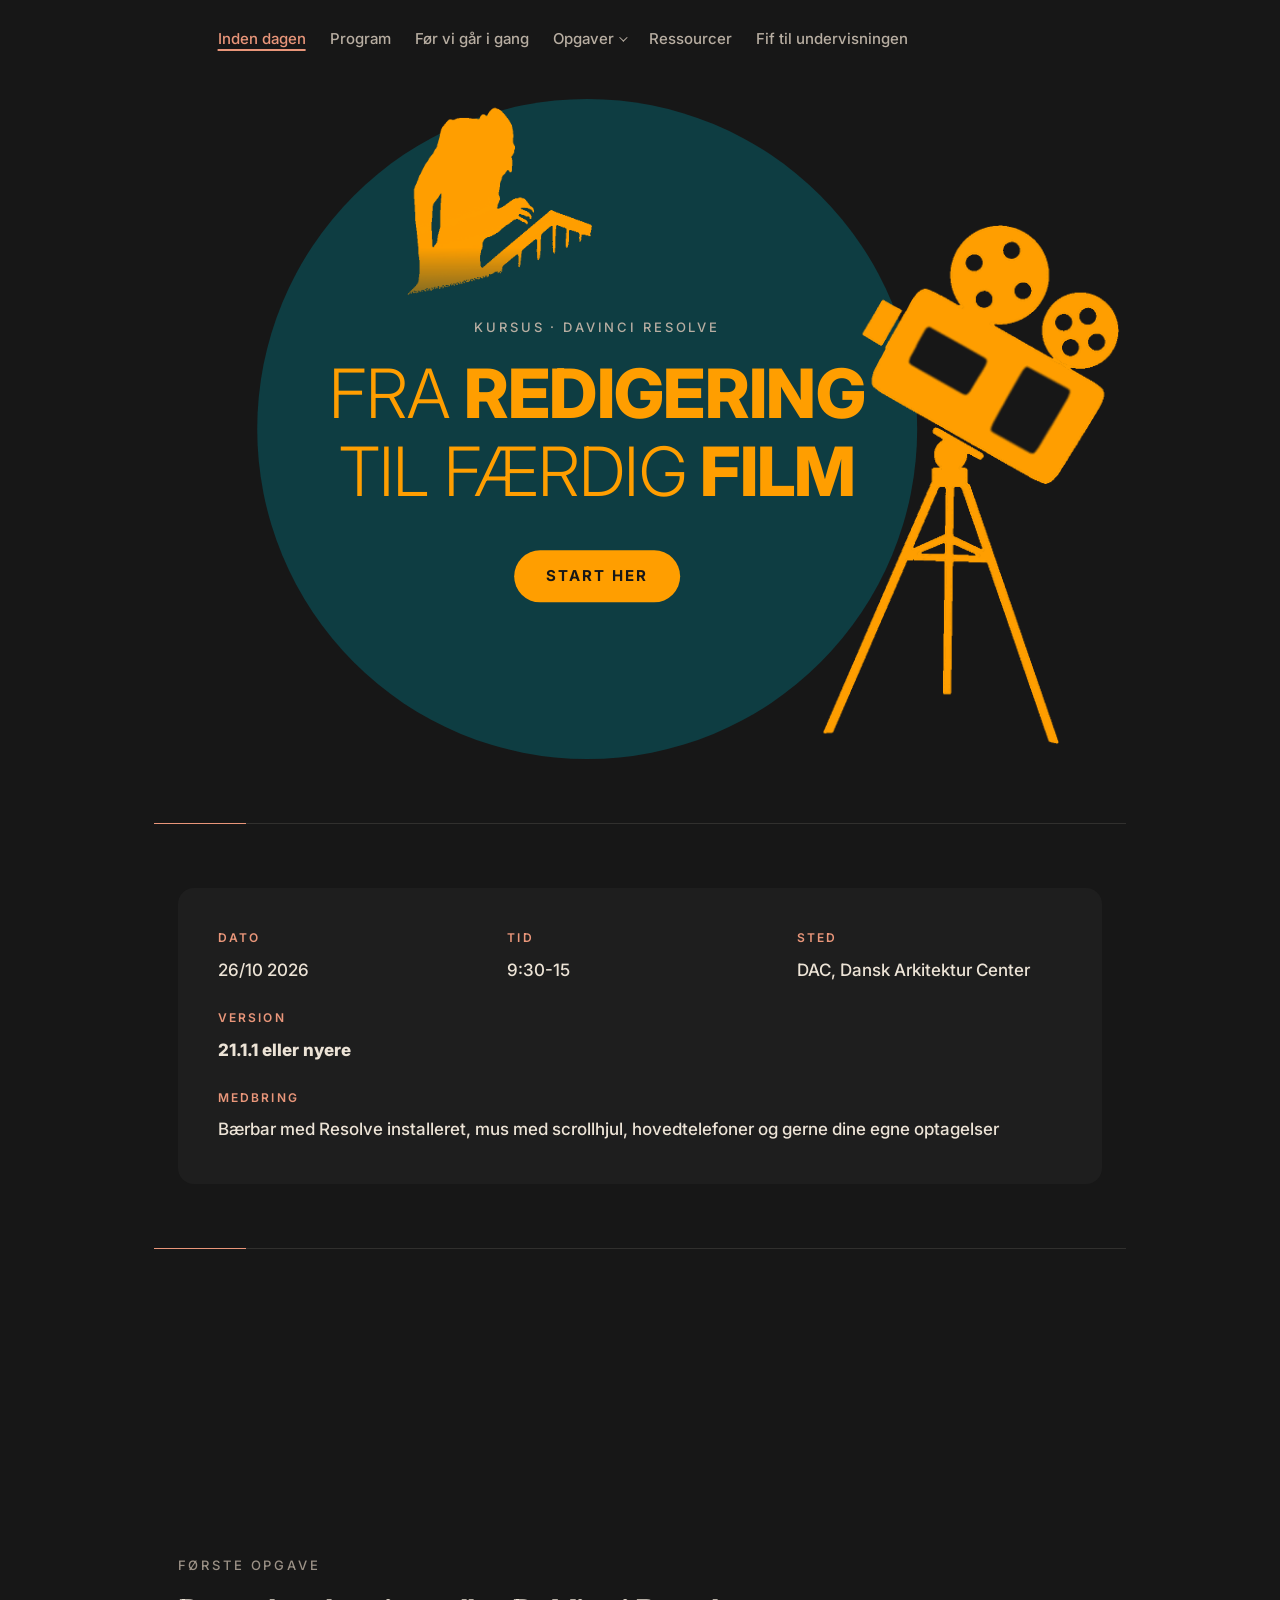
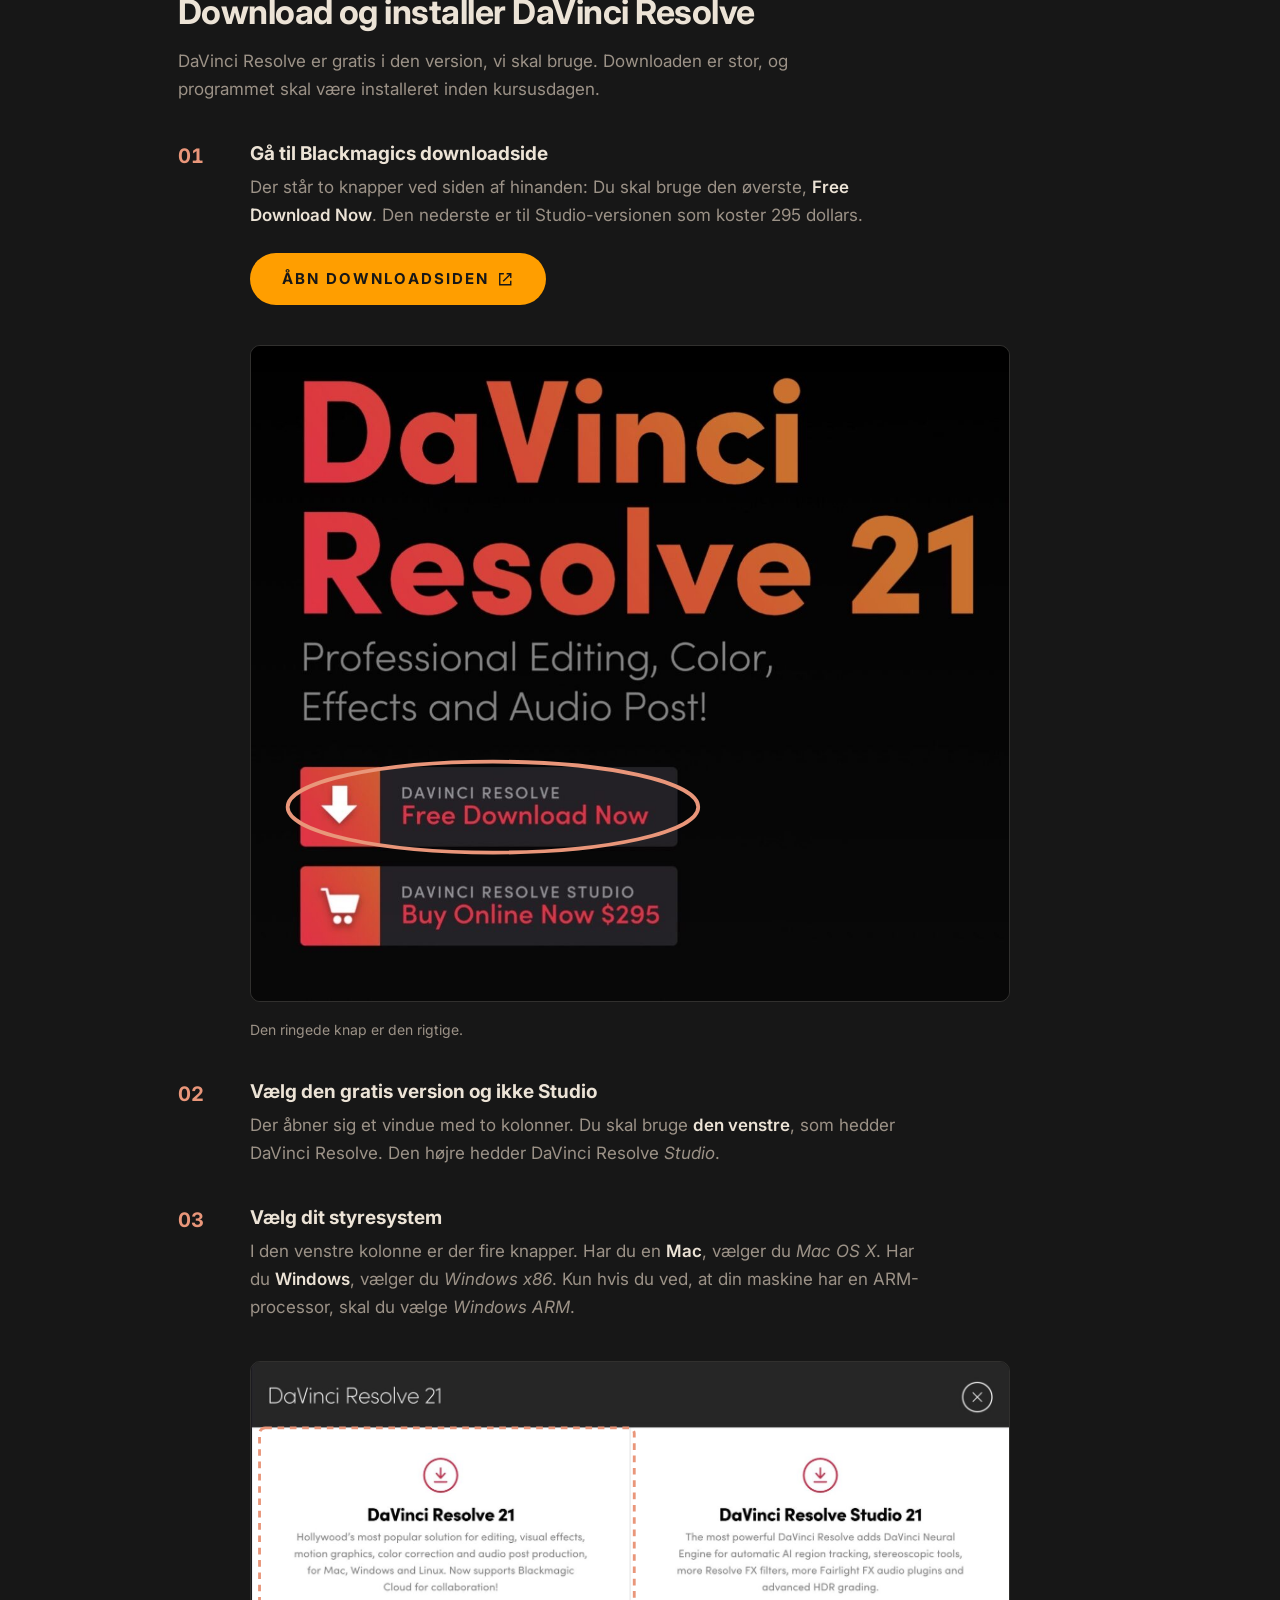
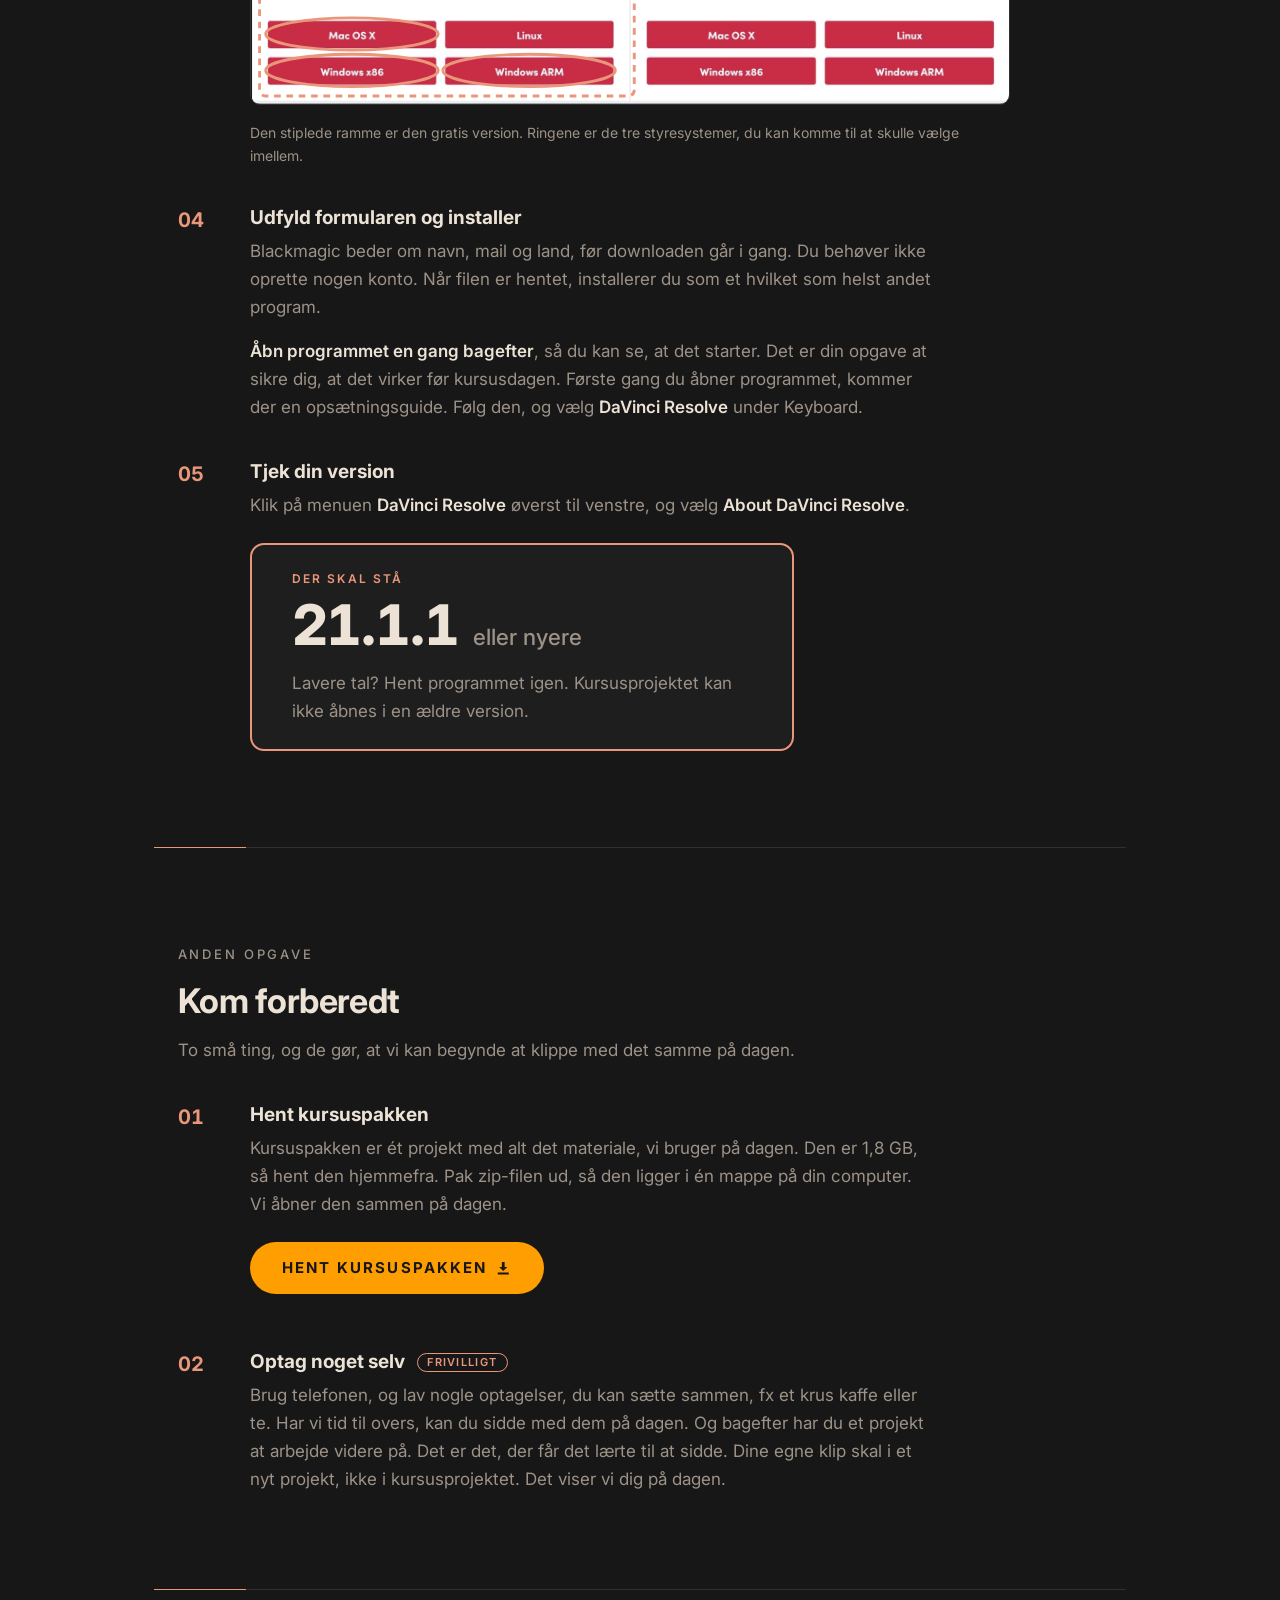
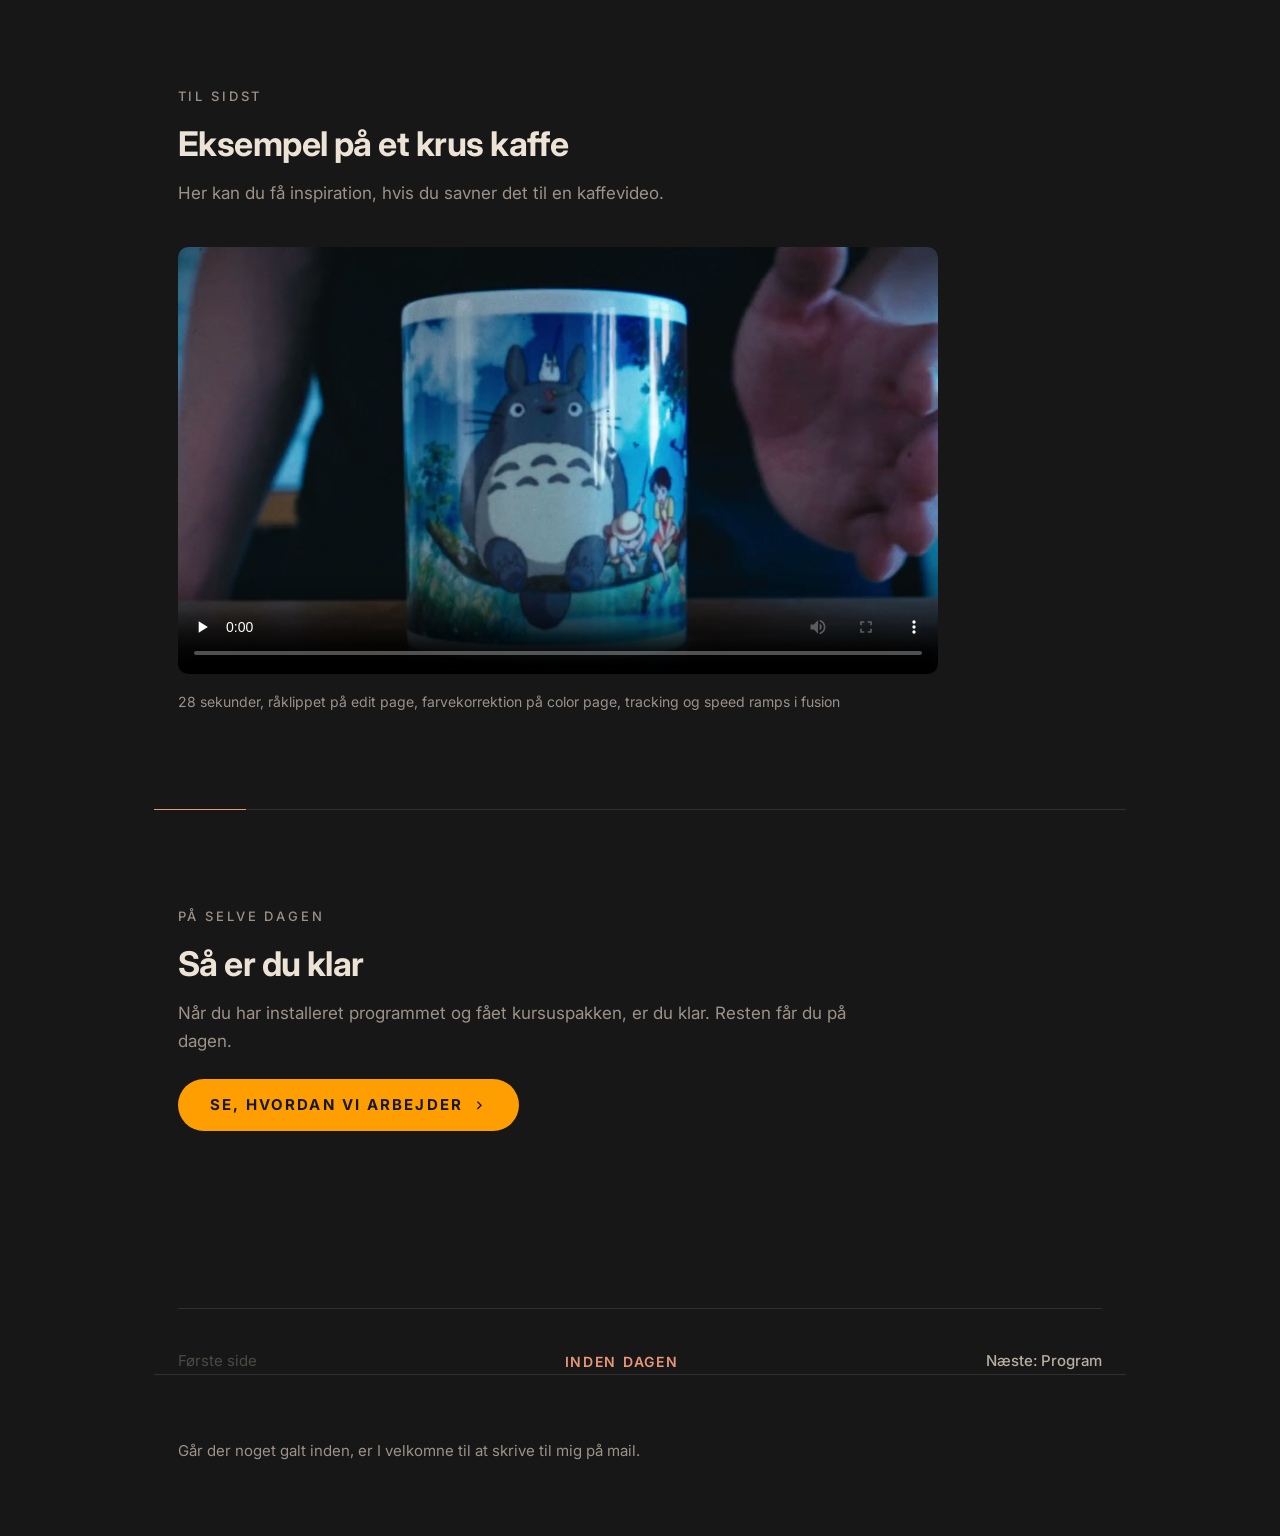
<file: index.html>
<!DOCTYPE html>
<html lang="da">
<head>
<meta charset="utf-8">
<meta name="viewport" content="width=device-width, initial-scale=1">
<title>Fra redigering til færdig film – kursus i DaVinci Resolve</title>
<meta name="description" content="Forbered dig inden kursusdagen: installer DaVinci Resolve, tjek din version og hent kursuspakken.">
<link rel="preconnect" href="https://fonts.googleapis.com">
<link rel="preconnect" href="https://fonts.gstatic.com" crossorigin>
<link href="https://fonts.googleapis.com/css2?family=Inter:wght@300;400;500;600;700;800&display=swap" rel="stylesheet">
<link rel="stylesheet" href="css/style.css">
</head>
<body>

<a class="skip" href="#installer">Spring til første opgave</a>

<!-- ===================================================================== -->
<header class="hero">
  <nav class="nav" aria-label="Kursets sider">
    <div class="wrap">
    <ul class="nav__list nav__list--desktop">
      <li><a class="nav__link" href="index.html" aria-current="page">Inden dagen</a></li>
      <li><a class="nav__link" href="program.html">Program</a></li>
      <li><a class="nav__link" href="velkommen.html">Før vi går i gang</a></li>
      <li>
        <details class="nav__fold">
          <summary>Opgaver</summary>
          <ul class="nav__sub">
            <li><a href="opgave-1-projektet.html">01 Åbn projektet</a></li>
            <li><a href="opgave-2-import.html">02 Import og udvælgelse</a></li>
            <li><a href="opgave-3-introen.html">03 Genskab introen</a></li>
            <li><a href="opgave-4-liv.html">04 Introen får liv</a></li>
            <li><a href="opgave-5-titler.html">05 Titel og credits</a></li>
            <li><a href="opgave-6-deliver.html">06 Eksport</a></li>
            <li><a href="opgave-7-color.html">07 Color</a></li>
          </ul>
        </details>
      </li>
      <li><a class="nav__link" href="ressourcer.html">Ressourcer</a></li>
      <li><a class="nav__link" href="undervisning.html">Fif til undervisningen</a></li>
    </ul>
    <details class="nav__toggle">
      <summary class="nav__toggle-btn">Menu <span class="nav__toggle-current">&middot; Inden dagen</span></summary>
      <ul class="nav__list">
        <li><a class="nav__link" href="index.html" aria-current="page">Inden dagen</a></li>
        <li><a class="nav__link" href="program.html">Program</a></li>
        <li><a class="nav__link" href="velkommen.html">Før vi går i gang</a></li>
        <li>
          <details class="nav__fold">
            <summary>Opgaver</summary>
            <ul class="nav__sub">
              <li><a href="opgave-1-projektet.html">01 Åbn projektet</a></li>
              <li><a href="opgave-2-import.html">02 Import og udvælgelse</a></li>
              <li><a href="opgave-3-introen.html">03 Genskab introen</a></li>
              <li><a href="opgave-4-liv.html">04 Introen får liv</a></li>
              <li><a href="opgave-5-titler.html">05 Titel og credits</a></li>
              <li><a href="opgave-6-deliver.html">06 Eksport</a></li>
              <li><a href="opgave-7-color.html">07 Color</a></li>
            </ul>
          </details>
        </li>
        <li><a class="nav__link" href="ressourcer.html">Ressourcer</a></li>
        <li><a class="nav__link" href="undervisning.html">Fif til undervisningen</a></li>
      </ul>
    </details>
    </div>
  </nav>

  <div class="hero__stage">
    <div class="hero__circle" aria-hidden="true">
      <img class="hero__fig hero__fig--nosferatu" src="assets/hero-nosferatu.png"
           alt="" width="500" height="653">
    </div>

    <img class="hero__fig hero__fig--kamera" src="assets/hero-kamera.png"
         alt="" aria-hidden="true" width="620" height="1081">

    <div class="hero__content">
      <p class="kicker">Kursus · DaVinci Resolve</p>
      <h1 class="hero__title">
        <span class="hero__line"><span class="hero__light">Fra</span> <span class="hero__heavy">redigering</span></span>
        <span class="hero__line"><span class="hero__light">til færdig</span> <span class="hero__heavy">film</span></span>
      </h1>
      <p class="hero__cta">
        <a class="btn" href="#installer">Start her</a>
      </p>
    </div>
  </div>
</header>

<hr class="rule">

<!-- ===================================================================== -->
<div class="wrap">
  <section class="facts" aria-label="Praktisk information om kursusdagen">
    <div>
      <p class="facts__key">Dato</p>
      <p class="facts__val">26/10 2026</p>
    </div>
    <div>
      <p class="facts__key">Tid</p>
      <p class="facts__val">9:30-15</p>
    </div>
    <div>
      <p class="facts__key">Sted</p>
      <p class="facts__val">DAC, Dansk Arkitektur Center</p>
    </div>
    <div>
      <p class="facts__key">Version</p>
      <p class="facts__val facts__val--strong">21.1.1 eller nyere</p>
    </div>
    <div class="facts__wide">
      <p class="facts__key">Medbring</p>
      <p class="facts__val">Bærbar med Resolve installeret, mus med scrollhjul, hovedtelefoner og gerne dine egne optagelser</p>
    </div>
  </section>
</div>

<hr class="rule">

<!-- ===================================================================== -->
<main>
<section class="section" id="installer">
  <div class="wrap">
    <p class="kicker">Første opgave</p>
    <h2 class="section__title">Download og installer DaVinci Resolve</h2>
    <p class="section__intro">
      DaVinci Resolve er gratis i den version, vi skal bruge. Downloaden er stor,
      og programmet skal være installeret inden kursusdagen.
    </p>

    <ol class="steps">

      <li class="step reveal">
        <div>
          <h3 class="step__title">Gå til Blackmagics downloadside</h3>
          <p class="step__body">
            Der står to knapper ved siden af
            hinanden: Du skal bruge den øverste, <strong>Free Download Now</strong>.
            Den nederste er til Studio-versionen som koster 295 dollars.
          </p>
          <p class="step__action">
            <a class="btn" href="https://www.blackmagicdesign.com/products/davinciresolve" target="_blank" rel="noopener">
              Åbn downloadsiden
              <svg class="btn__icon" viewBox="0 0 24 24" aria-hidden="true"><path d="M14 3v2h3.6l-9.3 9.3 1.4 1.4L19 6.4V10h2V3h-7zM5 5h5V3H3v18h18v-7h-2v5H5V5z"/></svg>
            </a>
          </p>

          <figure class="shot">
            <div class="shot__frame">
              <img src="assets/install-1-download.jpg"
                   alt="Blackmagics produktside. Nederst står to knapper: Free Download Now øverst, og Buy Online Now 295 dollars nedenunder."
                   width="1200" height="1037" loading="lazy">
              <svg class="shot__marks" viewBox="0 0 1200 1037" aria-hidden="true" preserveAspectRatio="xMidYMid meet">
                <ellipse class="ring" cx="383" cy="730" rx="325" ry="72"/>
              </svg>
            </div>
            <figcaption class="shot__caption">Den ringede knap er den rigtige.</figcaption>
          </figure>
        </div>
      </li>

      <li class="step reveal">
        <div>
          <h3 class="step__title">Vælg den gratis version og ikke Studio</h3>
          <p class="step__body">
            Der åbner sig et vindue med to kolonner. Du skal bruge
            <strong>den venstre</strong>, som hedder DaVinci Resolve.
            Den højre hedder DaVinci Resolve <em>Studio</em>.
          </p>
        </div>
      </li>

      <li class="step reveal">
        <div>
          <h3 class="step__title">Vælg dit styresystem</h3>
          <p class="step__body">
            I den venstre kolonne er der fire knapper.
            Har du en <strong>Mac</strong>, vælger du <em>Mac OS X</em>.
            Har du <strong>Windows</strong>, vælger du <em>Windows x86</em>.
            Kun hvis du ved, at din maskine har en ARM-processor, skal du vælge
            <em>Windows ARM</em>.
          </p>

          <figure class="shot">
            <div class="shot__frame">
              <img src="assets/install-2-vaelg-version.jpg"
                   alt="Downloadvinduet med to kolonner. Venstre kolonne hedder DaVinci Resolve 21 og har fire knapper: Mac OS X, Linux, Windows x86 og Windows ARM. Højre kolonne hedder DaVinci Resolve Studio 21."
                   width="1600" height="721" loading="lazy">
              <svg class="shot__marks" viewBox="0 0 1600 721" aria-hidden="true" preserveAspectRatio="xMidYMid meet">
                <rect class="box" x="18" y="139" width="791" height="566" rx="12"/>
                <ellipse class="ring" cx="213" cy="574" rx="182" ry="34"/>
                <ellipse class="ring" cx="213" cy="651" rx="182" ry="34"/>
                <ellipse class="ring" cx="587" cy="651" rx="182" ry="34"/>
              </svg>
            </div>
            <figcaption class="shot__caption">
              Den stiplede ramme er den gratis version. Ringene er de tre
              styresystemer, du kan komme til at skulle vælge imellem.
            </figcaption>
          </figure>
        </div>
      </li>

      <li class="step reveal">
        <div>
          <h3 class="step__title">Udfyld formularen og installer</h3>
          <p class="step__body">
            Blackmagic beder om navn, mail og land, før downloaden går i gang.
            Du behøver ikke oprette nogen konto. Når filen er hentet, installerer
            du som et hvilket som helst andet program.
          </p>
          <p class="step__body">
            <strong>Åbn programmet en gang bagefter</strong>, så du kan se, at det
            starter. Det er din opgave at sikre dig, at det virker før kursusdagen.
            Første gang du åbner programmet, kommer der en opsætningsguide. Følg
            den, og vælg <strong>DaVinci Resolve</strong> under Keyboard.
          </p>
        </div>
      </li>

      <li class="step reveal">
        <div>
          <h3 class="step__title">Tjek din version</h3>
          <p class="step__body">
            Klik på menuen <strong>DaVinci Resolve</strong> øverst til venstre, og
            vælg <strong>About DaVinci Resolve</strong>.
          </p>
          <!-- Ikke verificeret: at menuen også hedder "DaVinci Resolve" på Windows. -->
          <div class="version" role="note" aria-label="Krav til version">
            <p class="version__label">Der skal stå</p>
            <p class="version__num">21.1.1 <span>eller nyere</span></p>
            <p class="version__note">
              Lavere tal? Hent programmet igen. Kursusprojektet kan ikke åbnes i
              en ældre version.
            </p>
          </div>
        </div>
      </li>

    </ol>
  </div>
</section>

<hr class="rule">

<!-- ===================================================================== -->
<section class="section" id="lektier">
  <div class="wrap">
    <p class="kicker">Anden opgave</p>
    <h2 class="section__title">Kom forberedt</h2>
    <p class="section__intro">
      To små ting, og de gør, at vi kan begynde at klippe med det samme på
      dagen.
    </p>

    <ol class="steps">

      <li class="step reveal">
        <div>
          <h3 class="step__title">Hent kursuspakken</h3>
          <p class="step__body">
            Kursuspakken er ét projekt med alt det materiale, vi bruger på dagen. Den
            er 1,8 GB, så hent den hjemmefra. Pak zip-filen ud, så den ligger i én
            mappe på din computer. Vi åbner den sammen på dagen.
          </p>
          <!-- SwissTransfer-link fra HP 2026-10-25. Linket udløber: skift det her,
               hvis pakken uploades igen. -->
          <p class="step__action">
            <a class="btn" href="https://www.swisstransfer.com/dl/01a17349-674b-719c-b3b4-bff2cbbbd5fe" target="_blank" rel="noopener">
              Hent kursuspakken
              <svg class="btn__icon" viewBox="0 0 24 24" aria-hidden="true"><path d="M12 16l-6-6h4V3h4v7h4l-6 6zm-8 2h16v3H4v-3z"/></svg>
            </a>
          </p>
        </div>
      </li>

      <li class="step reveal">
        <div>
          <h3 class="step__title">
            Optag noget selv <span class="tag">frivilligt</span>
          </h3>
          <p class="step__body">
            Brug telefonen, og lav nogle optagelser, du kan sætte sammen, fx et
            krus kaffe eller te. Har vi tid til overs, kan du sidde med dem på
            dagen. Og bagefter har du et projekt at arbejde videre på. Det er det,
            der får det lærte til at sidde. Dine egne klip skal i et nyt projekt,
            ikke i kursusprojektet. Det viser vi dig på dagen.
          </p>
        </div>
      </li>

    </ol>
  </div>
</section>

<hr class="rule">

<!-- ===================================================================== -->
<section class="section" id="inspiration">
  <div class="wrap">
    <p class="kicker">Til sidst</p>
    <h2 class="section__title">Eksempel på et krus kaffe</h2>
    <p class="section__intro">
      Her kan du få inspiration, hvis du savner det til en kaffevideo. 
    </p>

    <figure class="film reveal">
      <video controls preload="none" playsinline poster="assets/kaffe-poster.jpg" width="1280" height="720">
        <source src="https://github.com/hpbonnichsen/hpbonnichsen.github.io/releases/download/media-v1/kaffe.mp4" type="video/mp4">
        <a href="https://github.com/hpbonnichsen/hpbonnichsen.github.io/releases/download/media-v1/kaffe.mp4">Hent videoen</a>
      </video>
      <figcaption>
        28 sekunder, råklippet på edit page, farvekorrektion på color page, tracking og speed ramps i fusion 
      </figcaption>
    </figure>
  </div>
</section>

<hr class="rule">

<!-- ===================================================================== -->
<section class="section" id="paa-dagen">
  <div class="wrap">
    <p class="kicker">På selve dagen</p>
    <h2 class="section__title">Så er du klar</h2>
    <p class="section__intro">
      Når du har installeret programmet og fået kursuspakken, er du klar. Resten
      får du på dagen.
    </p>
    <p class="step__action">
      <a class="btn" href="velkommen.html">
        Se, hvordan vi arbejder
        <svg class="btn__icon" viewBox="0 0 24 24" aria-hidden="true"><path d="M8.6 16.6 13.2 12 8.6 7.4 10 6l6 6-6 6z"/></svg>
      </a>
    </p>
  </div>
</section>
</main>

<!-- ===================================================================== -->
<div class="wrap">
  <nav class="lesson-nav" aria-label="Mellem sider">
    <span class="lesson-nav__spacer">Første side</span>
    <span class="lesson-nav__where">Inden dagen</span>
    <a class="nav__link" href="program.html">Næste: Program</a>
  </nav>
</div>

<!-- ===================================================================== -->
<footer class="footer">
  <div class="wrap">
    <p>
      Går der noget galt inden, er I velkomne til at skrive til mig på mail. 
    </p>
  </div>
</footer>

</body>
</html>
</file>
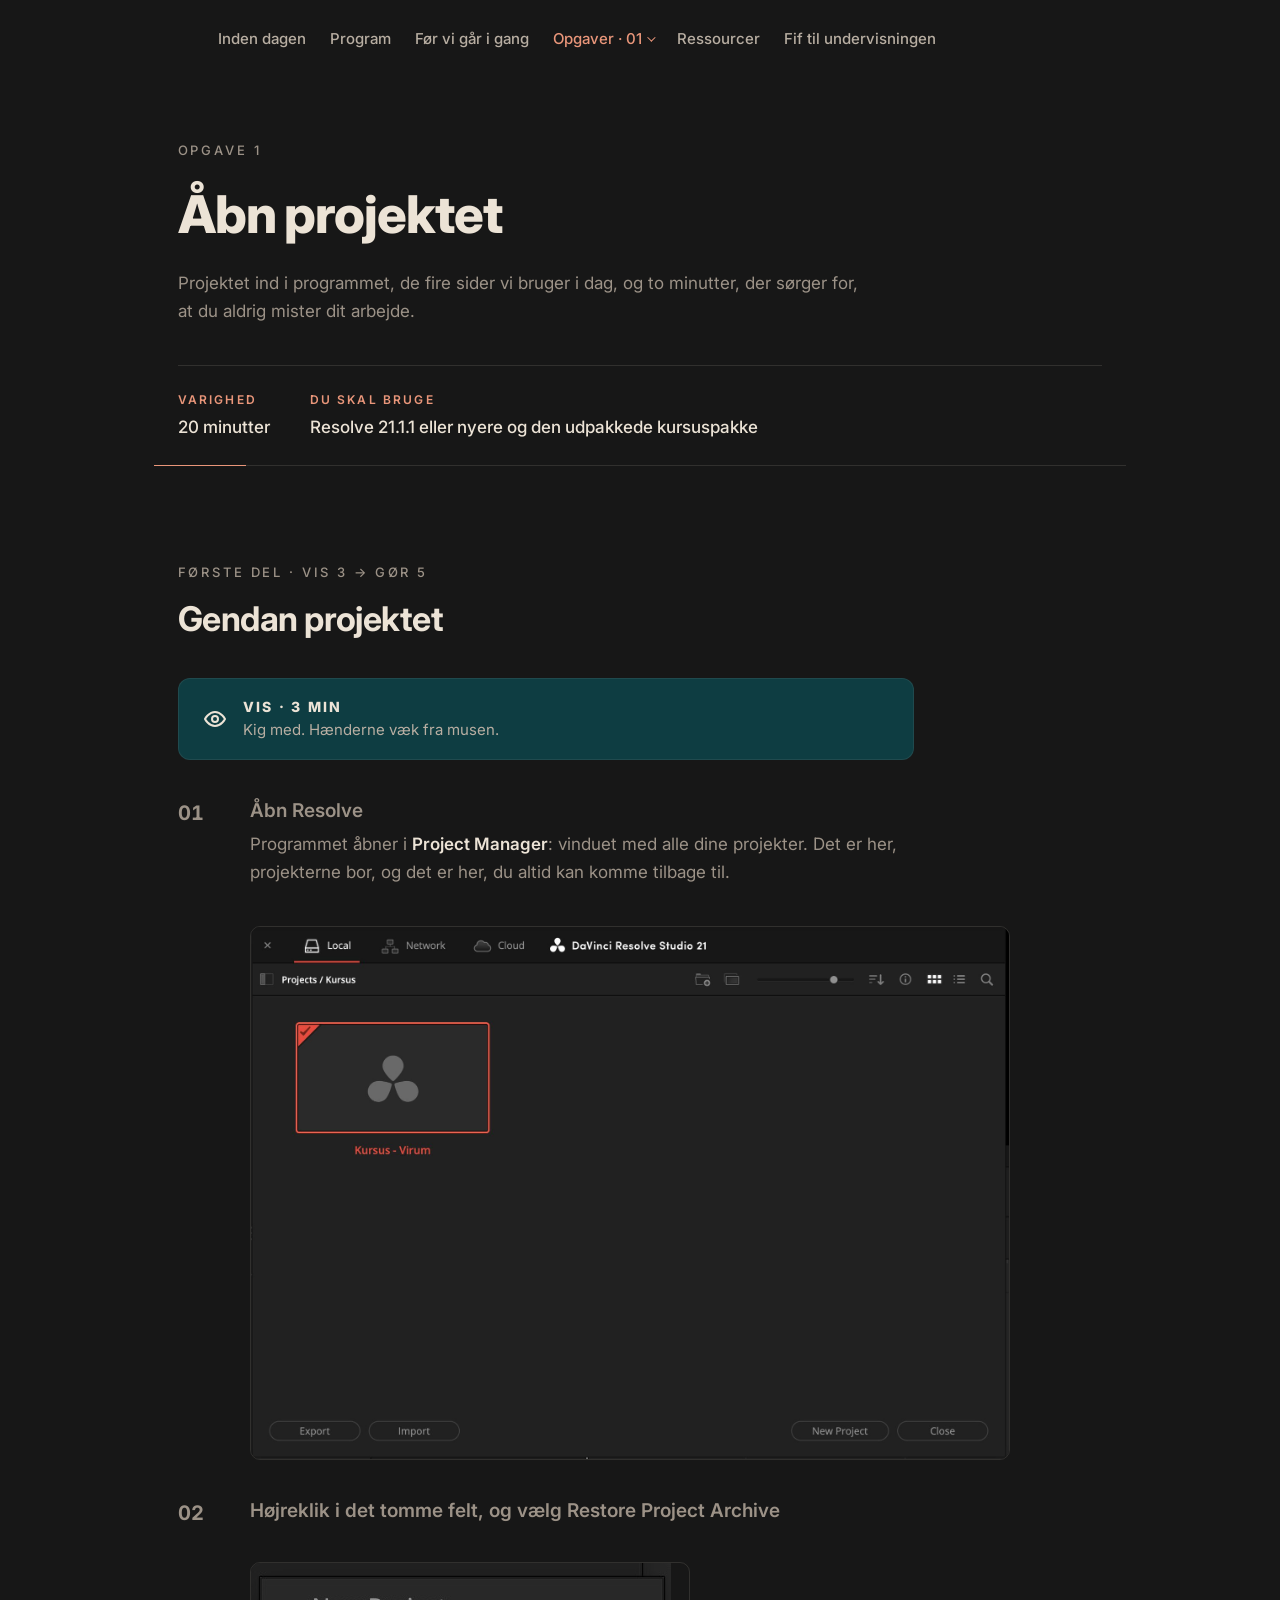
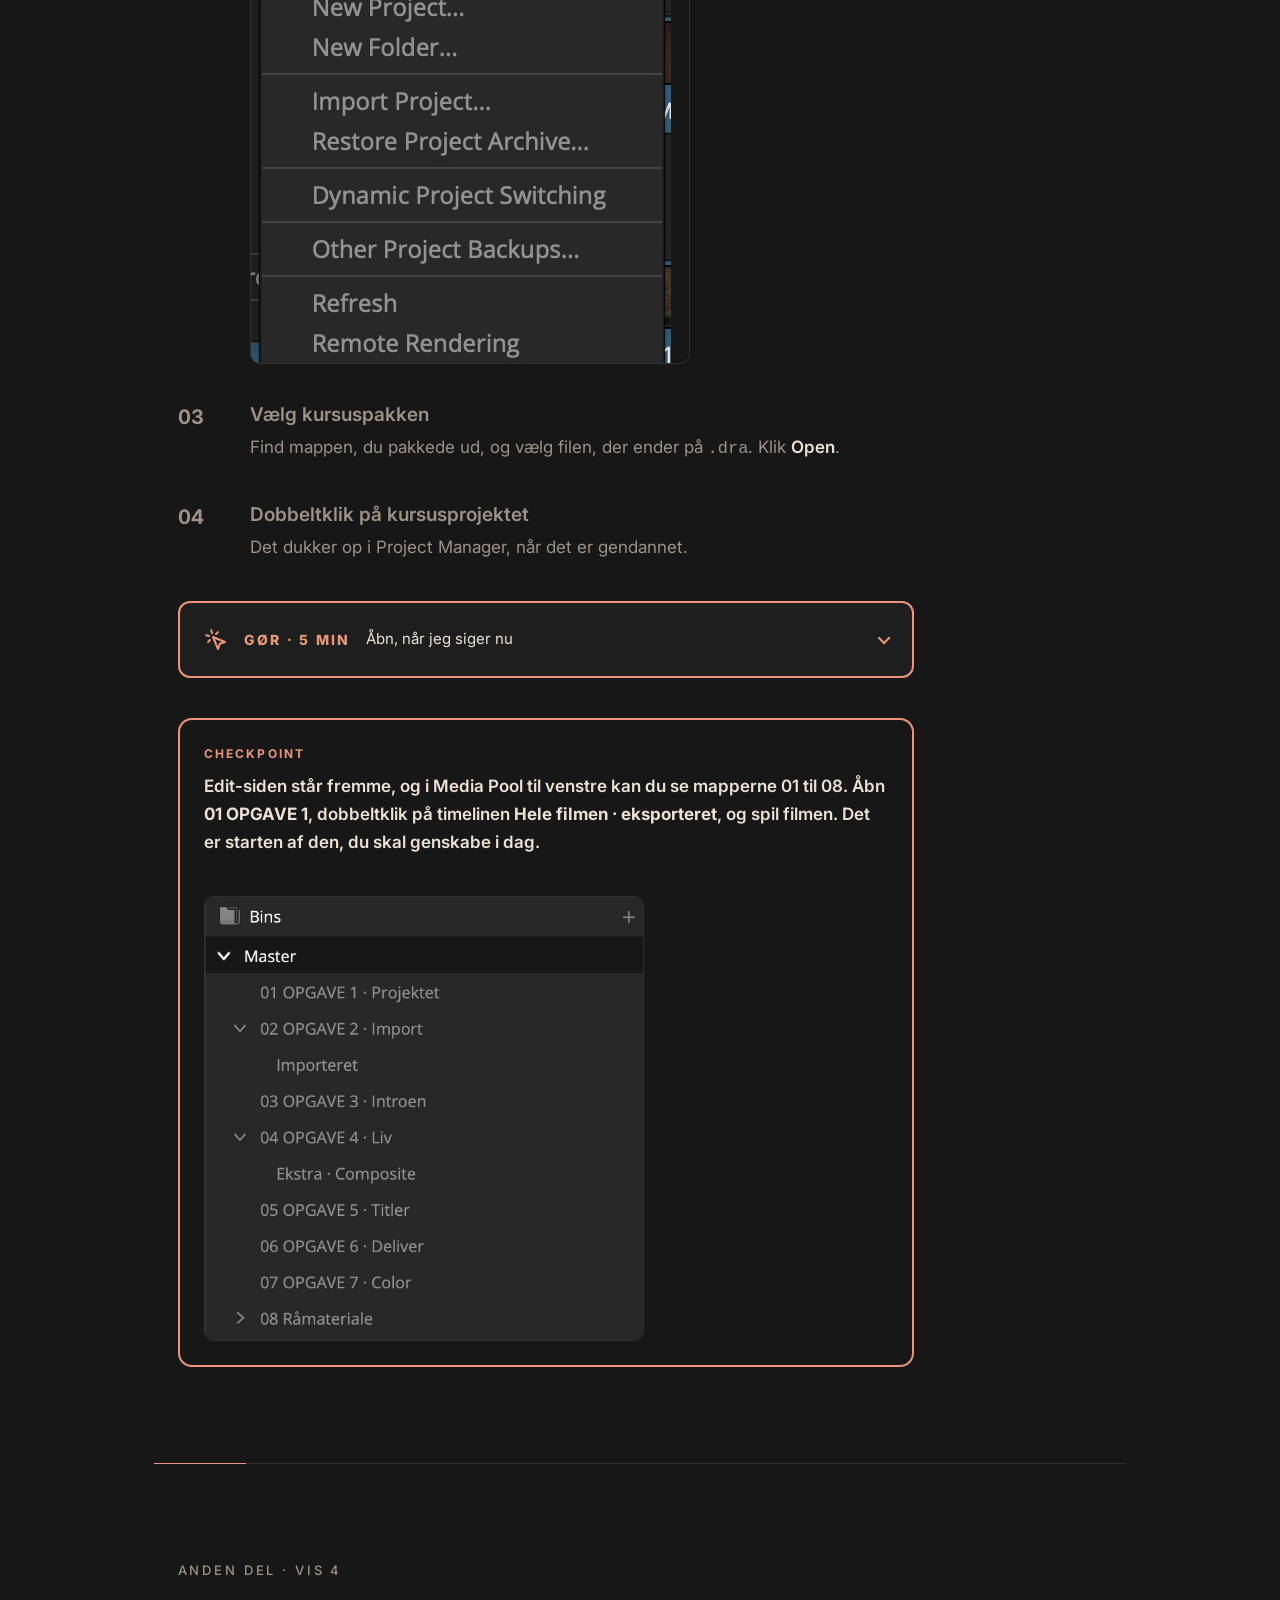
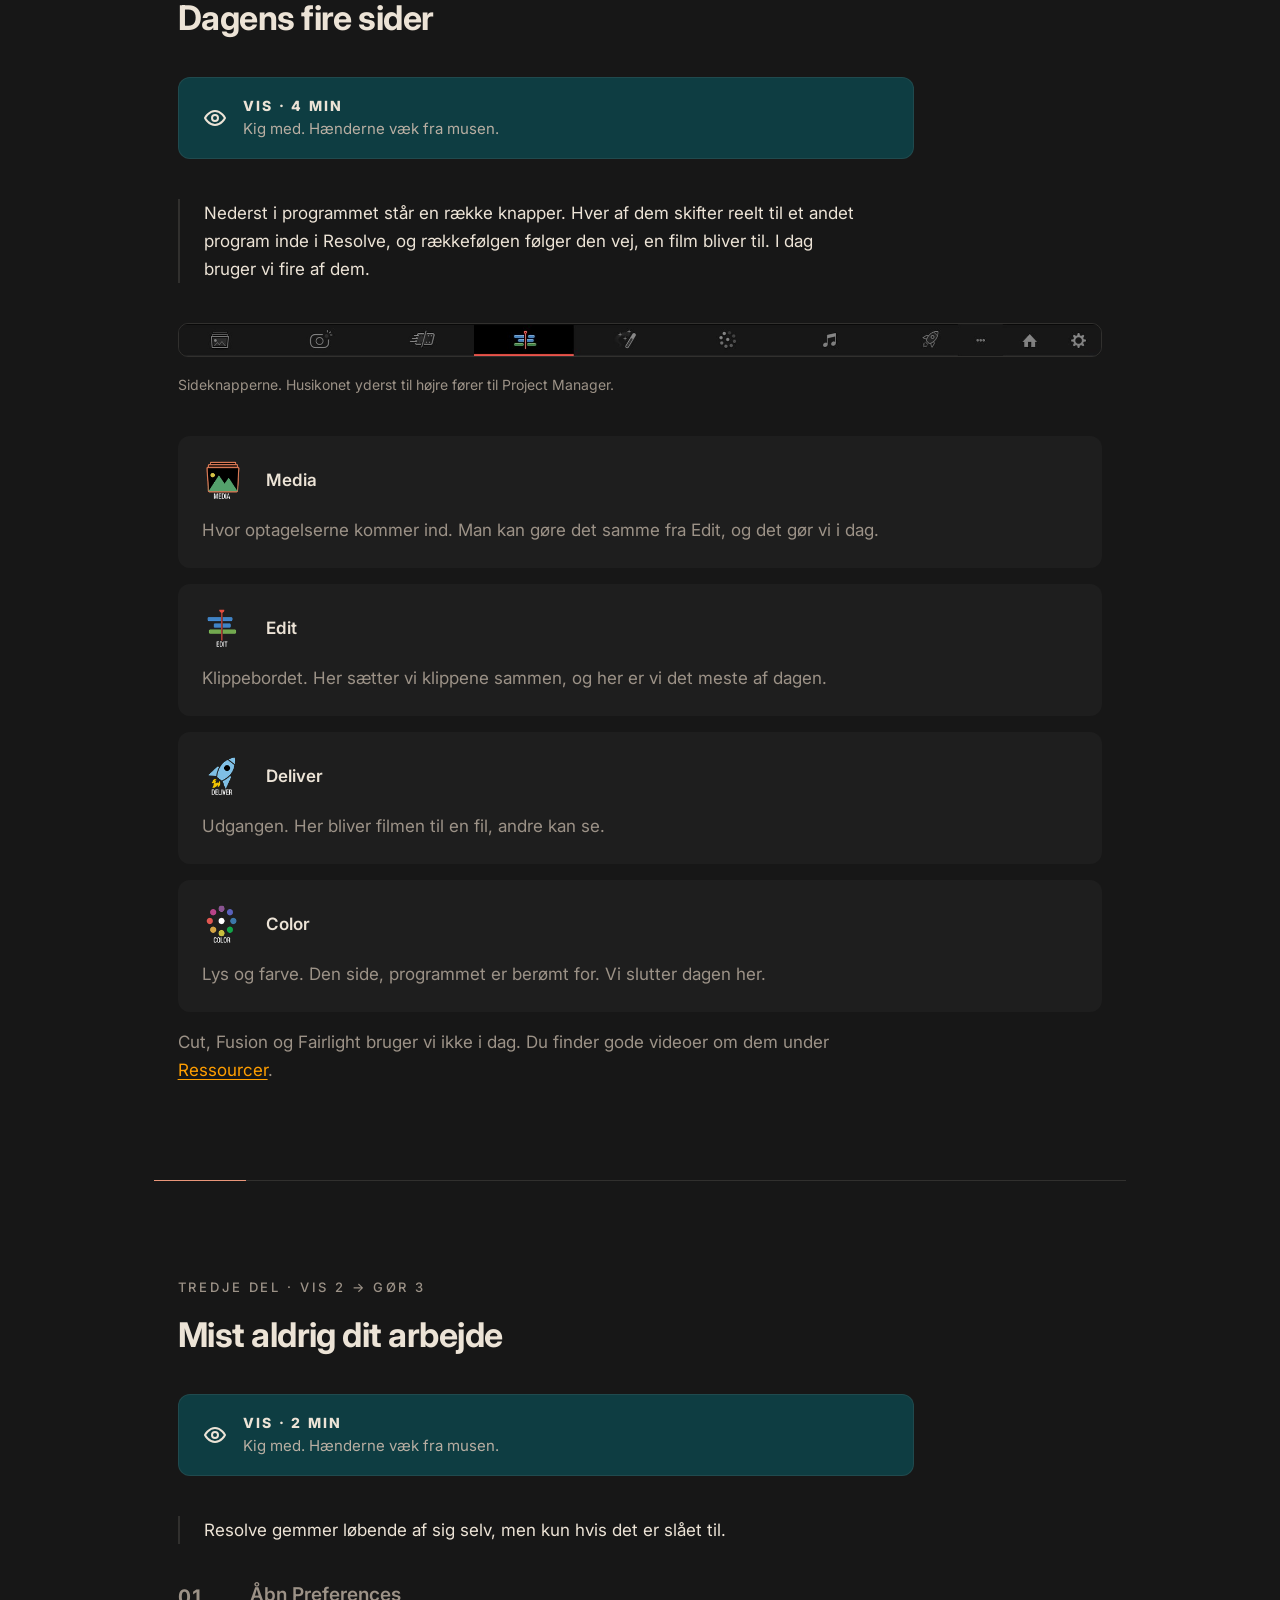
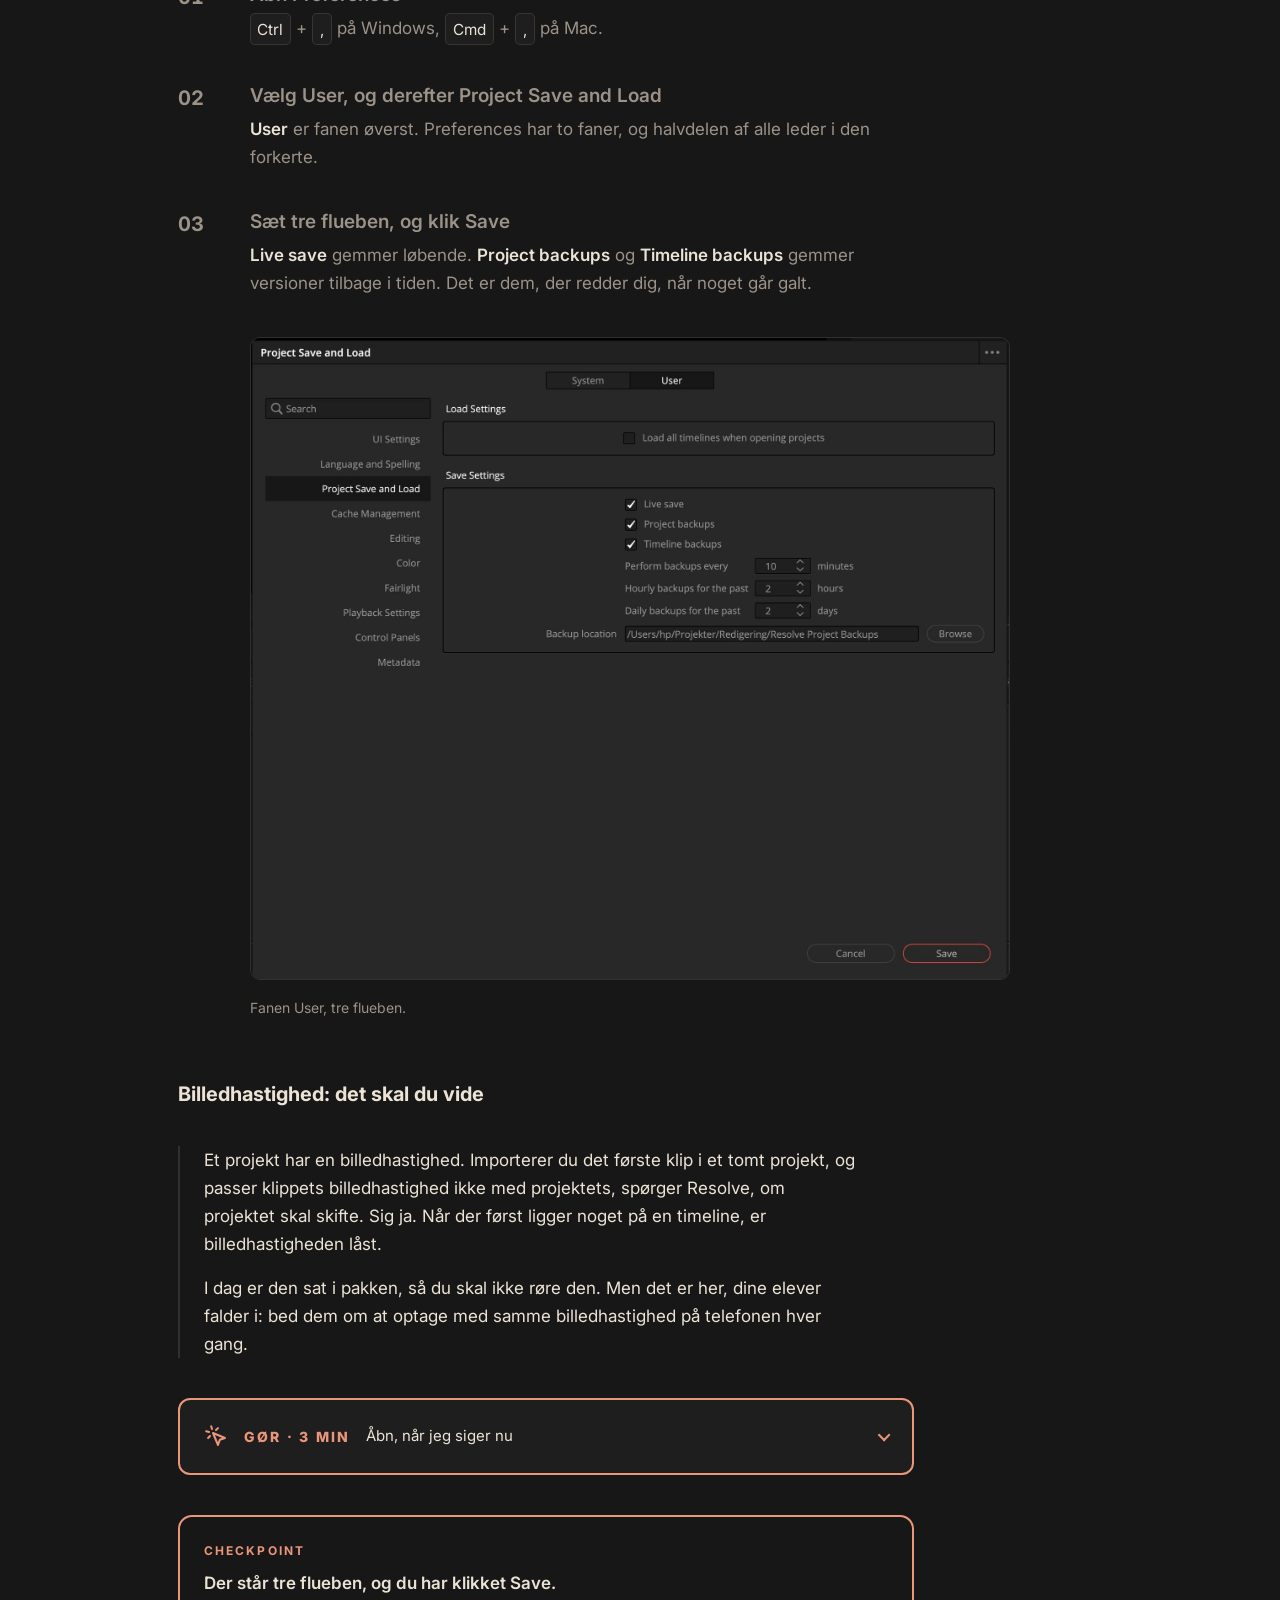
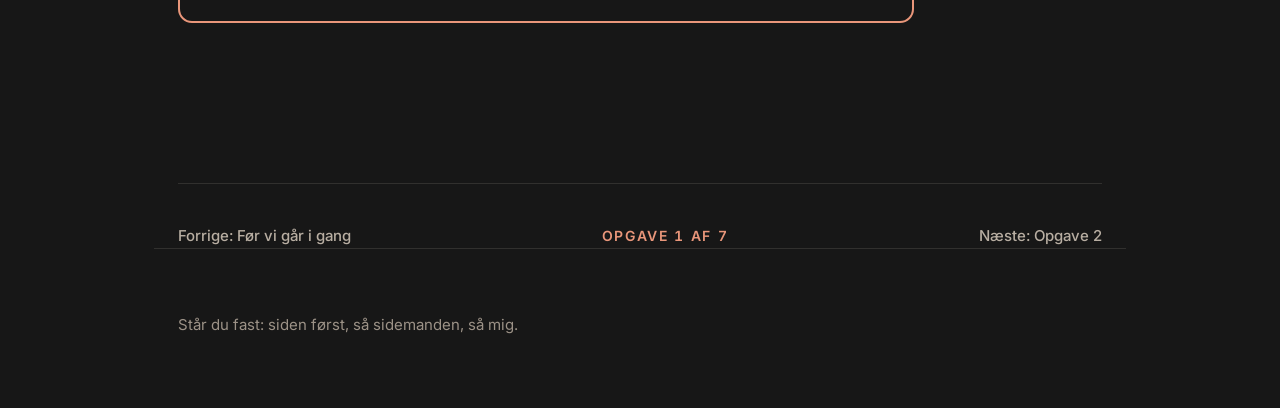
<file: opgave-1-projektet.html>
<!DOCTYPE html>
<html lang="da">
<head>
<meta charset="utf-8">
<meta name="viewport" content="width=device-width, initial-scale=1">
<title>Opgave 1 · Åbn projektet – kursus i DaVinci Resolve</title>
<meta name="description" content="Opgave 1: gendan kursusprojektet, find dagens fire sider, og sørg for at du aldrig mister dit arbejde.">
<link rel="preconnect" href="https://fonts.googleapis.com">
<link rel="preconnect" href="https://fonts.gstatic.com" crossorigin>
<link href="https://fonts.googleapis.com/css2?family=Inter:wght@300;400;500;600;700;800&display=swap" rel="stylesheet">
<link rel="stylesheet" href="css/style.css">
</head>
<body>

<a class="skip" href="#del1">Spring til opgaven</a>

<nav class="nav" aria-label="Kursets sider">
  <div class="wrap">
  <ul class="nav__list nav__list--desktop">
    <li><a class="nav__link" href="index.html">Inden dagen</a></li>
    <li><a class="nav__link" href="program.html">Program</a></li>
    <li><a class="nav__link" href="velkommen.html">Før vi går i gang</a></li>
    <li>
      <details class="nav__fold nav__fold--active">
        <summary>Opgaver · 01</summary>
        <ul class="nav__sub">
          <li><a href="opgave-1-projektet.html" aria-current="page">01 Åbn projektet</a></li>
          <li><a href="opgave-2-import.html">02 Import og udvælgelse</a></li>
          <li><a href="opgave-3-introen.html">03 Genskab introen</a></li>
          <li><a href="opgave-4-liv.html">04 Introen får liv</a></li>
          <li><a href="opgave-5-titler.html">05 Titel og credits</a></li>
          <li><a href="opgave-6-deliver.html">06 Eksport</a></li>
          <li><a href="opgave-7-color.html">07 Color</a></li>
        </ul>
      </details>
    </li>
    <li><a class="nav__link" href="ressourcer.html">Ressourcer</a></li>
    <li><a class="nav__link" href="undervisning.html">Fif til undervisningen</a></li>
  </ul>
  <details class="nav__toggle">
    <summary class="nav__toggle-btn">Menu <span class="nav__toggle-current">&middot; 01 Åbn projektet</span></summary>
    <ul class="nav__list">
      <li><a class="nav__link" href="index.html">Inden dagen</a></li>
      <li><a class="nav__link" href="program.html">Program</a></li>
      <li><a class="nav__link" href="velkommen.html">Før vi går i gang</a></li>
      <li>
        <details class="nav__fold nav__fold--active">
          <summary>Opgaver · 01</summary>
          <ul class="nav__sub">
            <li><a href="opgave-1-projektet.html" aria-current="page">01 Åbn projektet</a></li>
            <li><a href="opgave-2-import.html">02 Import og udvælgelse</a></li>
            <li><a href="opgave-3-introen.html">03 Genskab introen</a></li>
            <li><a href="opgave-4-liv.html">04 Introen får liv</a></li>
            <li><a href="opgave-5-titler.html">05 Titel og credits</a></li>
            <li><a href="opgave-6-deliver.html">06 Eksport</a></li>
            <li><a href="opgave-7-color.html">07 Color</a></li>
          </ul>
        </details>
      </li>
      <li><a class="nav__link" href="ressourcer.html">Ressourcer</a></li>
      <li><a class="nav__link" href="undervisning.html">Fif til undervisningen</a></li>
    </ul>
  </details>
  </div>
</nav>

<div class="wrap">
  <header class="pagehead">
    <p class="kicker">Opgave 1</p>
    <h1 class="pagehead__title">Åbn projektet</h1>
    <p class="pagehead__intro">
      Projektet ind i programmet, de fire sider vi bruger i dag, og to minutter,
      der sørger for, at du aldrig mister dit arbejde.
    </p>

    <div class="meta">
      <div>
        <p class="meta__key">Varighed</p>
        <p class="meta__val">20 minutter</p>
      </div>
      <div>
        <p class="meta__key">Du skal bruge</p>
        <p class="meta__val">Resolve 21.1.1 eller nyere og den udpakkede kursuspakke</p>
      </div>
    </div>
  </header>
</div>

<hr class="rule">

<main>

<!-- ===================================================================== -->
<section class="section" id="del1">
  <div class="wrap">
    <p class="kicker">Første del · Vis 3 → Gør 5</p>
    <h2 class="section__title">Gendan projektet</h2>

    <div class="phase phase--show">
      <svg class="phase__icon" viewBox="0 0 24 24" aria-hidden="true"><path d="M2 12s3.6-7 10-7 10 7 10 7-3.6 7-10 7S2 12 2 12z"/><circle cx="12" cy="12" r="3"/></svg>
      <p class="phase__label">Vis · 3 min</p>
      <p class="phase__note">Kig med. Hænderne væk fra musen.</p>
    </div>

    <ol class="steps steps--show">
      <li class="step reveal" id="vis-del1-1">
        <div>
          <h3 class="step__title">Åbn Resolve</h3>
          <p class="step__body">
            Programmet åbner i <strong>Project Manager</strong>: vinduet med alle
            dine projekter. Det er her, projekterne bor, og det er her, du altid kan
            komme tilbage til.
          </p>
          <figure class="shot">
            <div class="shot__frame">
              <img src="assets/l1-2-project-manager.jpg"
                   alt="Project Manager med et projekt vist som et enkelt felt."
                   width="1800" height="1263" loading="lazy">
            </div>
          </figure>
        </div>
      </li>

      <li class="step reveal" id="vis-del1-2">
        <div>
          <h3 class="step__title">Højreklik i det tomme felt, og vælg Restore Project Archive</h3>
          <figure class="shot shot--tall">
            <div class="shot__frame">
              <img src="assets/o1-1-restore.jpg"
                   alt="Højrekliksmenuen i Project Manager med blandt andet New Project, Import Project og Restore Project Archive."
                   width="420" height="400" loading="lazy">
            </div>
          </figure>
        </div>
      </li>

      <li class="step reveal" id="vis-del1-3">
        <div>
          <h3 class="step__title">Vælg kursuspakken</h3>
          <p class="step__body">
            Find mappen, du pakkede ud, og vælg filen, der ender på
            <code>.dra</code>. Klik <strong>Open</strong>.
          </p>
        </div>
      </li>

      <li class="step reveal" id="vis-del1-4">
        <div>
          <h3 class="step__title">Dobbeltklik på kursusprojektet</h3>
          <p class="step__body">
            Det dukker op i Project Manager, når det er gendannet.
          </p>
        </div>
      </li>
    </ol>

    <details class="phase phase--do">
      <summary>
        <svg class="phase__icon" viewBox="0 0 24 24" aria-hidden="true"><path d="M9 9l5 12 1.8-5.2L21 14z"/><path d="M7.2 2.2 8 5.1"/><path d="M5.1 8l-2.9-.8"/><path d="M14 4.1 12 6"/><path d="M6 12l-1.9 2"/></svg>
        <span class="phase__label">Gør · 5 min</span>
        <span class="phase__note phase__note--closed">Åbn, når jeg siger nu</span>
        <span class="phase__note phase__note--open">Nu er det dig</span>
      </summary>
      <div class="phase__body">
        <p class="do__start"><span>Start i</span> Project Manager, med kursuspakken pakket ud</p>
        <p class="task__body">
          Gendan kursuspakken, og åbn projektet.
        </p>
        <p class="do__how-label">Sådan</p>
        <ul class="do__how">
          <li>Højreklik i det tomme felt → <strong>Restore Project Archive</strong>. <a href="#vis-del1-2">Se trinet</a></li>
          <li>Vælg filen, der ender på <code>.dra</code>, og klik <strong>Open</strong>. <a href="#vis-del1-3">Se trinet</a></li>
          <li>Dobbeltklik på projektet, når det dukker op. <a href="#vis-del1-4">Se trinet</a></li>
        </ul>
        <details class="hint">
          <summary>Projektet kommer ikke frem</summary>
          <p>
            Så har du valgt mappen uden om <code>.dra</code>-filen. Gå ét niveau ned i
            mappen, og prøv igen.
          </p>
        </details>
        <details class="hint">
          <summary>Projektet er væk fra skærmen</summary>
          <p>
            Klik på husikonet nederst til højre. Det fører tilbage til Project Manager,
            og dit projekt ligger der stadig. Det er den hyppigste panik hos nye
            brugere: troen på, at noget er væk.
          </p>
        </details>
      </div>
    </details>

    <div class="checkpoint" role="note">
      <p class="checkpoint__label">Checkpoint</p>
      <p class="checkpoint__body">
        Edit-siden står fremme, og i Media Pool til venstre kan du se mapperne
        01 til 08. Åbn <strong>01 OPGAVE 1</strong>, dobbeltklik på timelinen
        <strong>Hele filmen · eksporteret</strong>, og spil filmen. Det er starten
        af den, du skal genskabe i dag.
      </p>
      <figure class="shot shot--tall">
        <div class="shot__frame">
          <img src="assets/o1-2-bins.jpg"
               alt="Bin-listen i Media Pool: opgaverne 01 til 07 og 08 Råmateriale."
               width="652" height="660" loading="lazy">
        </div>
      </figure>
    </div>

  </div>
</section>

<hr class="rule">

<!-- ===================================================================== -->
<section class="section" id="del2">
  <div class="wrap">
    <p class="kicker">Anden del · Vis 4</p>
    <h2 class="section__title">Dagens fire sider</h2>

    <div class="phase phase--show">
      <svg class="phase__icon" viewBox="0 0 24 24" aria-hidden="true"><path d="M2 12s3.6-7 10-7 10 7 10 7-3.6 7-10 7S2 12 2 12z"/><circle cx="12" cy="12" r="3"/></svg>
      <p class="phase__label">Vis · 4 min</p>
      <p class="phase__note">Kig med. Hænderne væk fra musen.</p>
    </div>

    <div class="lead-in">
      <p>
        Nederst i programmet står en række knapper. Hver af dem skifter reelt til et
        andet program inde i Resolve, og rækkefølgen følger den vej, en film bliver
        til. I dag bruger vi fire af dem.
      </p>
    </div>

    <figure class="shot shot--wide">
      <div class="shot__frame">
        <img src="assets/l1-1-bundlinjen.jpg"
             alt="Nederste kant af DaVinci Resolve med en række sideknapper, et husikon og et tandhjul."
             width="1800" height="62" loading="lazy">
      </div>
      <figcaption class="shot__caption">
        Sideknapperne. Husikonet yderst til højre fører til Project Manager.
      </figcaption>
    </figure>

    <div class="pages">
      <div class="pages__item">
        <div class="pages__head">
          <img class="pages__icon" src="assets/icons/media.png" alt="" width="40" height="40">
          <p class="pages__name">Media</p>
        </div>
        <p class="pages__body">Hvor optagelserne kommer ind. Man kan gøre det samme fra Edit, og det gør vi i dag.</p>
      </div>
      <div class="pages__item">
        <div class="pages__head">
          <img class="pages__icon" src="assets/icons/edit.png" alt="" width="40" height="40">
          <p class="pages__name">Edit</p>
        </div>
        <p class="pages__body">Klippebordet. Her sætter vi klippene sammen, og her er vi det meste af dagen.</p>
      </div>
      <div class="pages__item">
        <div class="pages__head">
          <img class="pages__icon" src="assets/icons/deliver.png" alt="" width="40" height="40">
          <p class="pages__name">Deliver</p>
        </div>
        <p class="pages__body">Udgangen. Her bliver filmen til en fil, andre kan se.</p>
      </div>
      <div class="pages__item">
        <div class="pages__head">
          <img class="pages__icon" src="assets/icons/color.png" alt="" width="40" height="40">
          <p class="pages__name">Color</p>
        </div>
        <p class="pages__body">Lys og farve. Den side, programmet er berømt for. Vi slutter dagen her.</p>
      </div>
    </div>

    <p class="section__intro">
      Cut, Fusion og Fairlight bruger vi ikke i dag. Du finder gode videoer om dem
      under <a href="ressourcer.html#videoer">Ressourcer</a>.
    </p>
  </div>
</section>

<hr class="rule">

<!-- ===================================================================== -->
<section class="section" id="del3">
  <div class="wrap">
    <p class="kicker">Tredje del · Vis 2 → Gør 3</p>
    <h2 class="section__title">Mist aldrig dit arbejde</h2>

    <div class="phase phase--show">
      <svg class="phase__icon" viewBox="0 0 24 24" aria-hidden="true"><path d="M2 12s3.6-7 10-7 10 7 10 7-3.6 7-10 7S2 12 2 12z"/><circle cx="12" cy="12" r="3"/></svg>
      <p class="phase__label">Vis · 2 min</p>
      <p class="phase__note">Kig med. Hænderne væk fra musen.</p>
    </div>

    <div class="lead-in">
      <p>
        Resolve gemmer løbende af sig selv, men kun hvis det er slået til.
      </p>
    </div>

    <ol class="steps steps--show">
      <li class="step reveal" id="vis-del3-1">
        <div>
          <h3 class="step__title">Åbn Preferences</h3>
          <p class="step__body">
            <kbd>Ctrl</kbd> + <kbd>,</kbd> på Windows, <kbd>Cmd</kbd> + <kbd>,</kbd>
            på Mac.
          </p>
        </div>
      </li>
      <li class="step reveal" id="vis-del3-2">
        <div>
          <h3 class="step__title">Vælg User, og derefter Project Save and Load</h3>
          <p class="step__body">
            <strong>User</strong> er fanen øverst. Preferences har to faner, og
            halvdelen af alle leder i den forkerte.
          </p>
        </div>
      </li>
      <li class="step reveal" id="vis-del3-3">
        <div>
          <h3 class="step__title">Sæt tre flueben, og klik Save</h3>
          <p class="step__body">
            <strong>Live save</strong> gemmer løbende. <strong>Project backups</strong>
            og <strong>Timeline backups</strong> gemmer versioner tilbage i tiden. Det
            er dem, der redder dig, når noget går galt.
          </p>
          <figure class="shot">
            <div class="shot__frame">
              <img src="assets/l1-5-live-save.jpg"
                   alt="Preferences på fanen User med Project Save and Load valgt. Live save, Project backups og Timeline backups er slået til."
                   width="1800" height="1521" loading="lazy">
            </div>
            <figcaption class="shot__caption">Fanen User, tre flueben.</figcaption>
          </figure>
        </div>
      </li>
    </ol>

    <h3 class="subhead">Billedhastighed: det skal du vide</h3>
    <div class="lead-in">
      <p>
        Et projekt har en billedhastighed. Importerer du det første klip i et tomt
        projekt, og passer klippets billedhastighed ikke med projektets, spørger
        Resolve, om projektet skal skifte. Sig ja. Når der først ligger noget på en
        timeline, er billedhastigheden låst.
      </p>
      <p>
        I dag er den sat i pakken, så du skal ikke røre den. Men det er her, dine
        elever falder i: bed dem om at optage med samme billedhastighed på
        telefonen hver gang.
      </p>
    </div>

    <details class="phase phase--do">
      <summary>
        <svg class="phase__icon" viewBox="0 0 24 24" aria-hidden="true"><path d="M9 9l5 12 1.8-5.2L21 14z"/><path d="M7.2 2.2 8 5.1"/><path d="M5.1 8l-2.9-.8"/><path d="M14 4.1 12 6"/><path d="M6 12l-1.9 2"/></svg>
        <span class="phase__label">Gør · 3 min</span>
        <span class="phase__note phase__note--closed">Åbn, når jeg siger nu</span>
        <span class="phase__note phase__note--open">Nu er det dig</span>
      </summary>
      <div class="phase__body">
        <p class="do__start"><span>Start i</span> Preferences</p>
        <p class="task__body">
          Slå Live save og backups til.
        </p>
        <p class="do__how-label">Sådan</p>
        <ul class="do__how">
          <li>Åbn Preferences: <kbd>Ctrl</kbd> + <kbd>,</kbd> (Windows) / <kbd>Cmd</kbd> + <kbd>,</kbd> (Mac). <a href="#vis-del3-1">Se trinet</a></li>
          <li>Fanen <strong>User</strong> → <strong>Project Save and Load</strong>. <a href="#vis-del3-2">Se trinet</a></li>
          <li>Flueben ved Live save, Project backups og Timeline backups → <strong>Save</strong>. <a href="#vis-del3-3">Se trinet</a></li>
        </ul>
        <div class="extra">
          <p class="extra__label">Hurtigt færdig?</p>
          <p class="extra__body">
            Læs <a href="ressourcer.html#indstillinger">ressourcen om Project Settings og
            billedhastighed</a>.
          </p>
        </div>
      </div>
    </details>

    <div class="checkpoint" role="note">
      <p class="checkpoint__label">Checkpoint</p>
      <p class="checkpoint__body">Der står tre flueben, og du har klikket Save.</p>
    </div>

  </div>
</section>

</main>

<!-- ===================================================================== -->
<div class="wrap">
  <nav class="lesson-nav" aria-label="Mellem siderne">
    <a class="nav__link" href="velkommen.html">Forrige: Før vi går i gang</a>
    <span class="lesson-nav__where">Opgave 1 af 7</span>
    <a class="nav__link" href="opgave-2-import.html">Næste: Opgave 2</a>
  </nav>
</div>

<footer class="footer">
  <div class="wrap">
    <p>Står du fast: siden først, så sidemanden, så mig.</p>
  </div>
</footer>

</body>
</html>
</file>
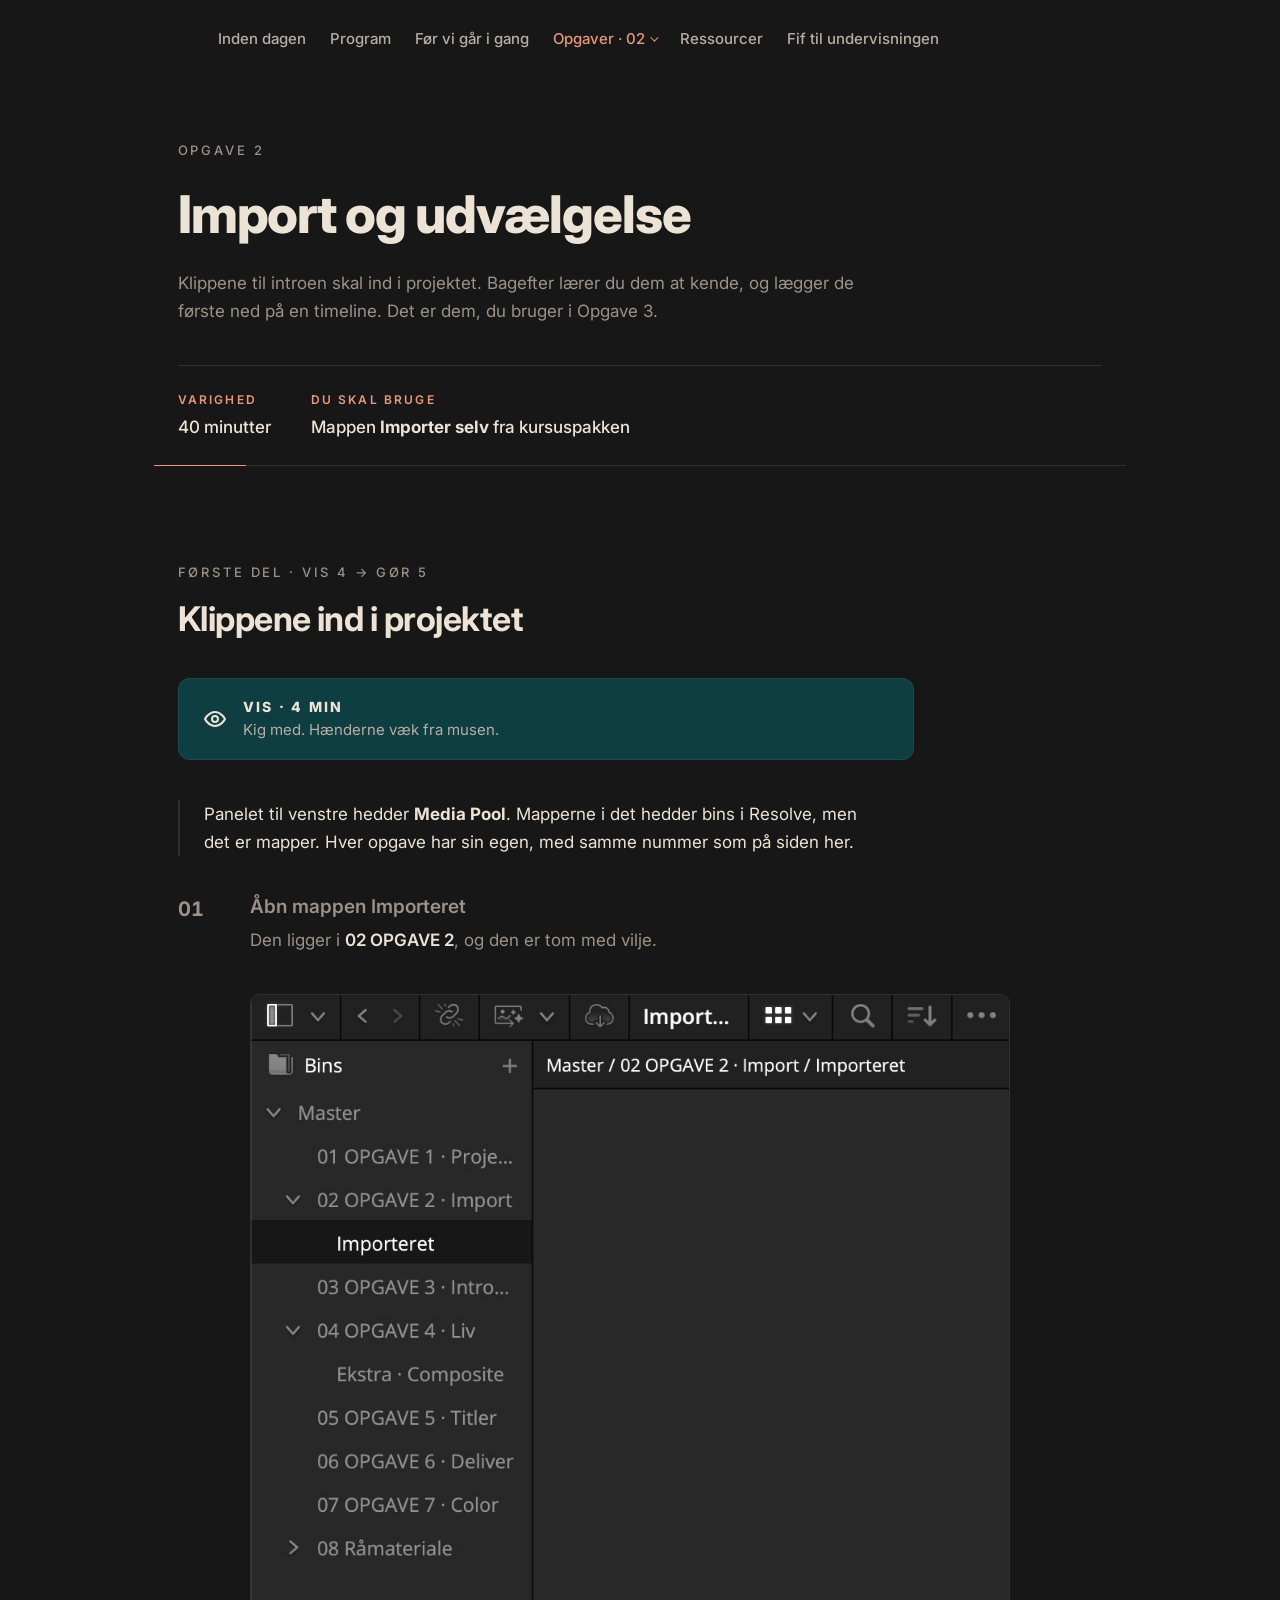
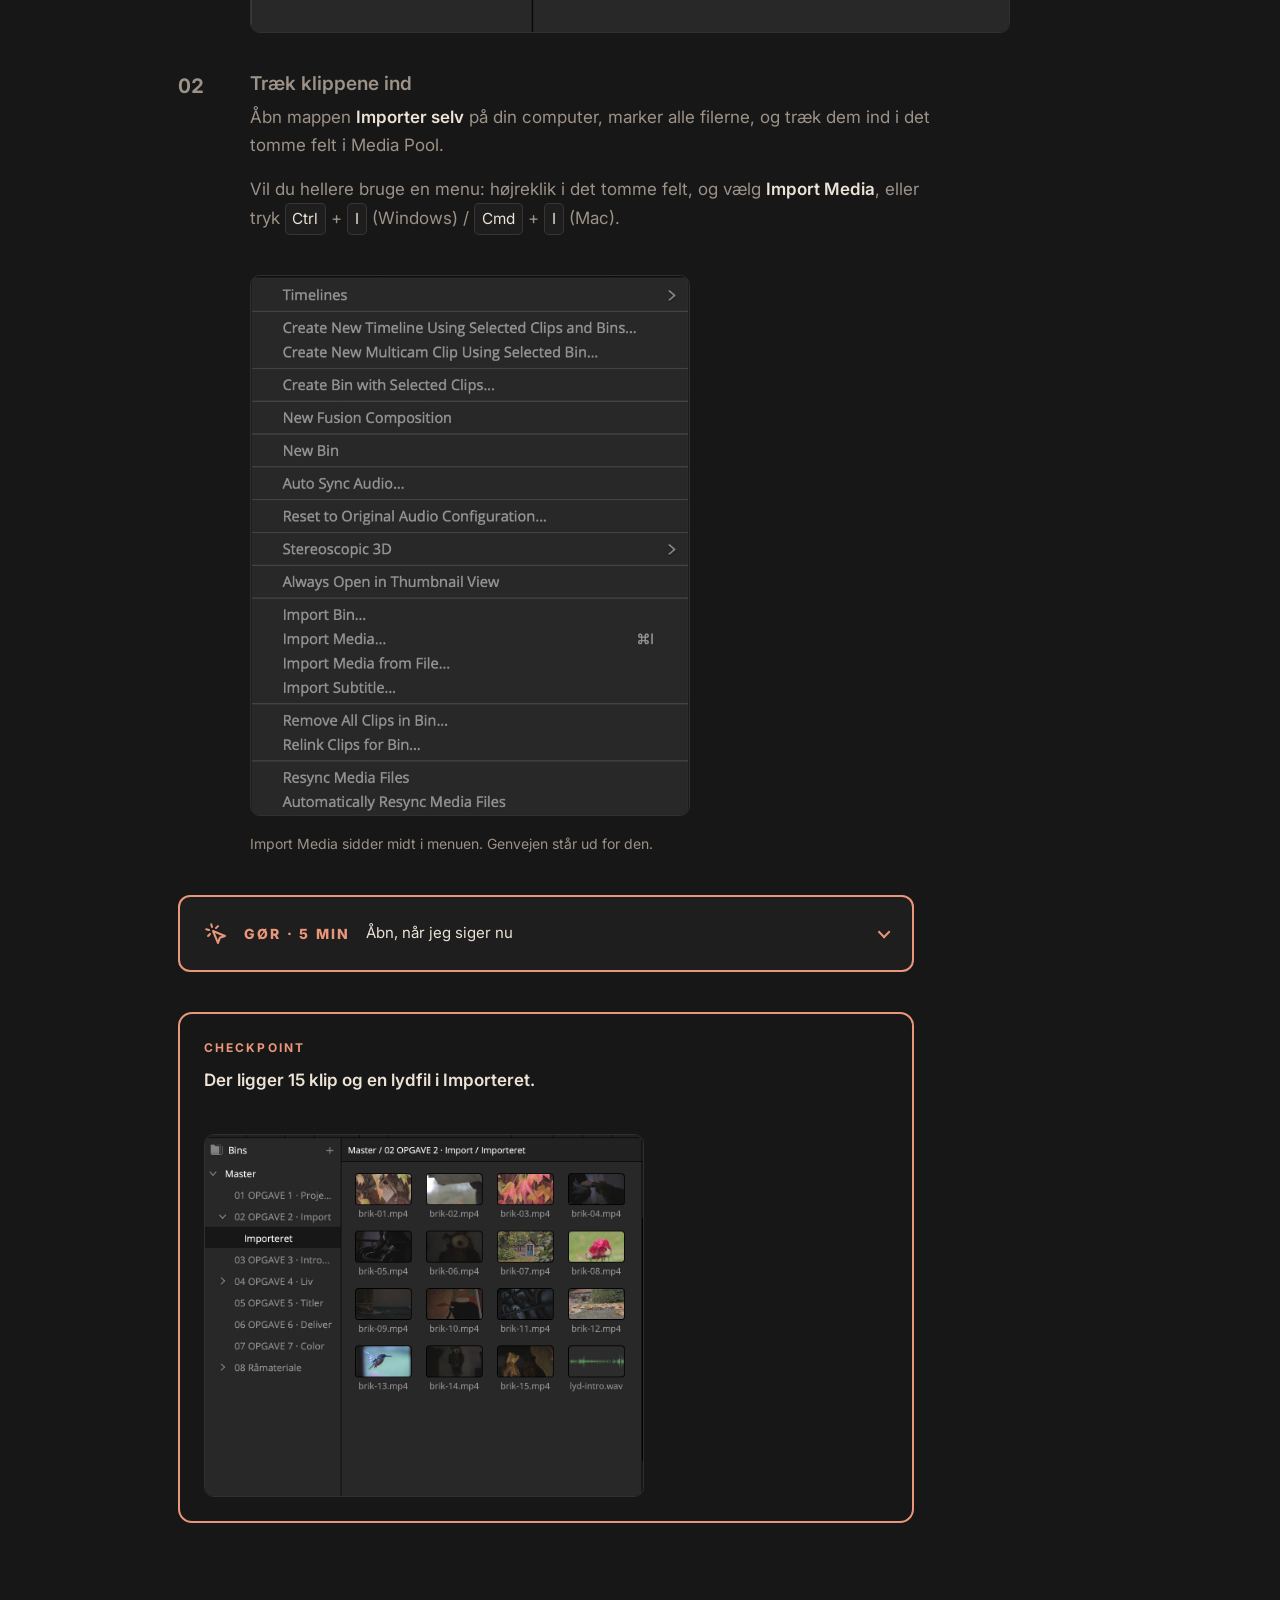
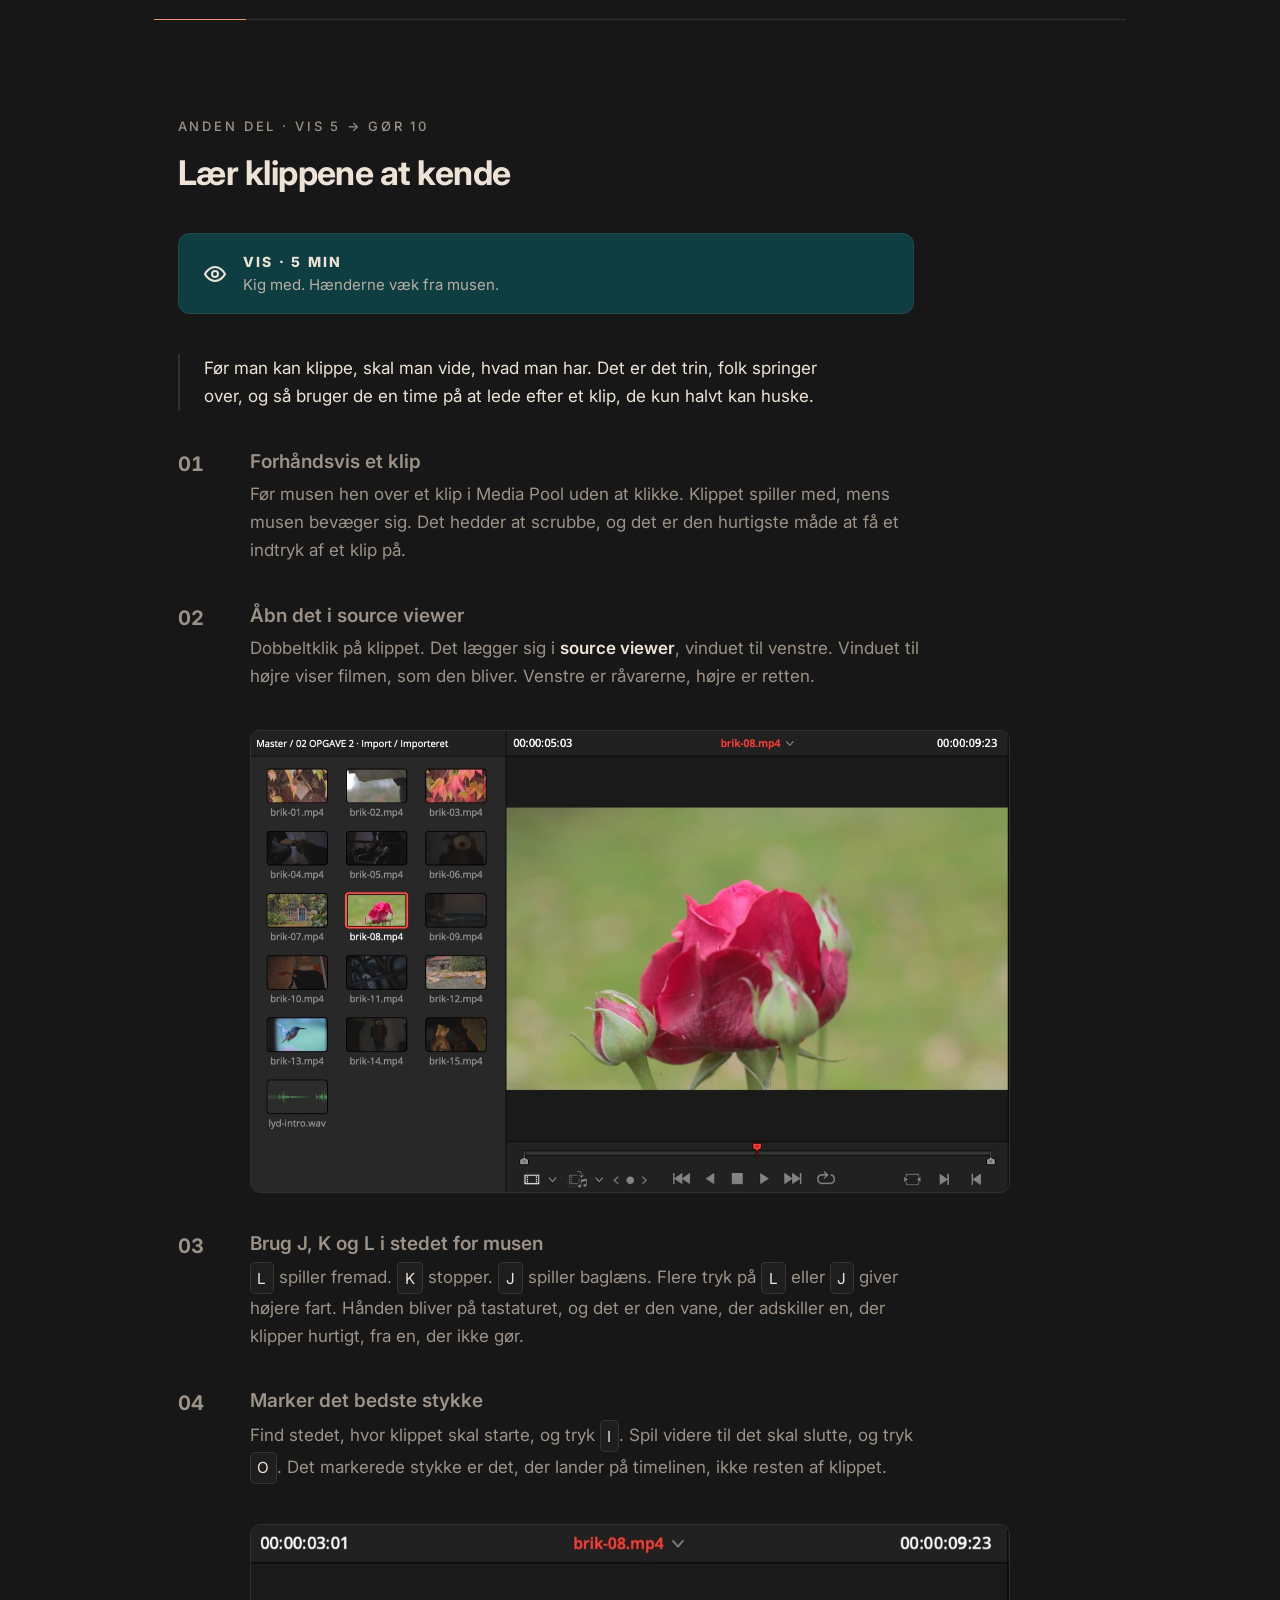
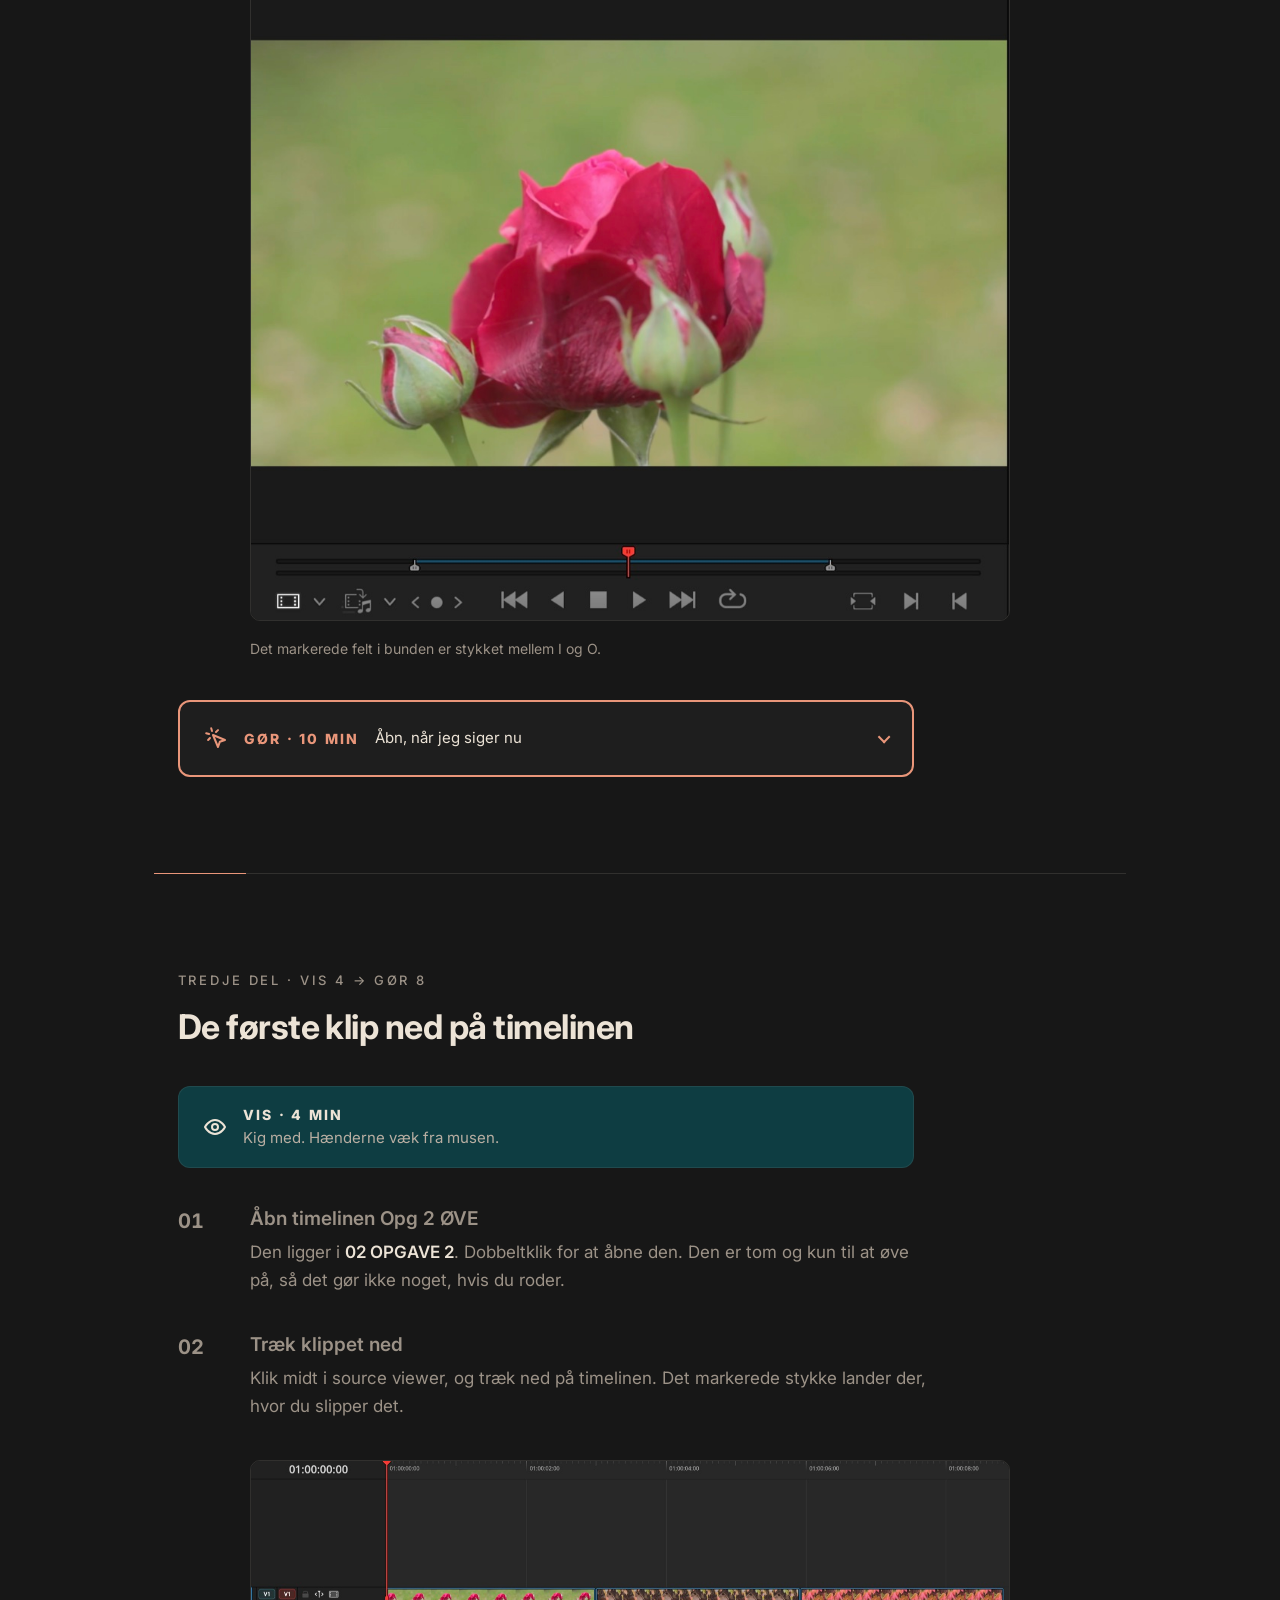
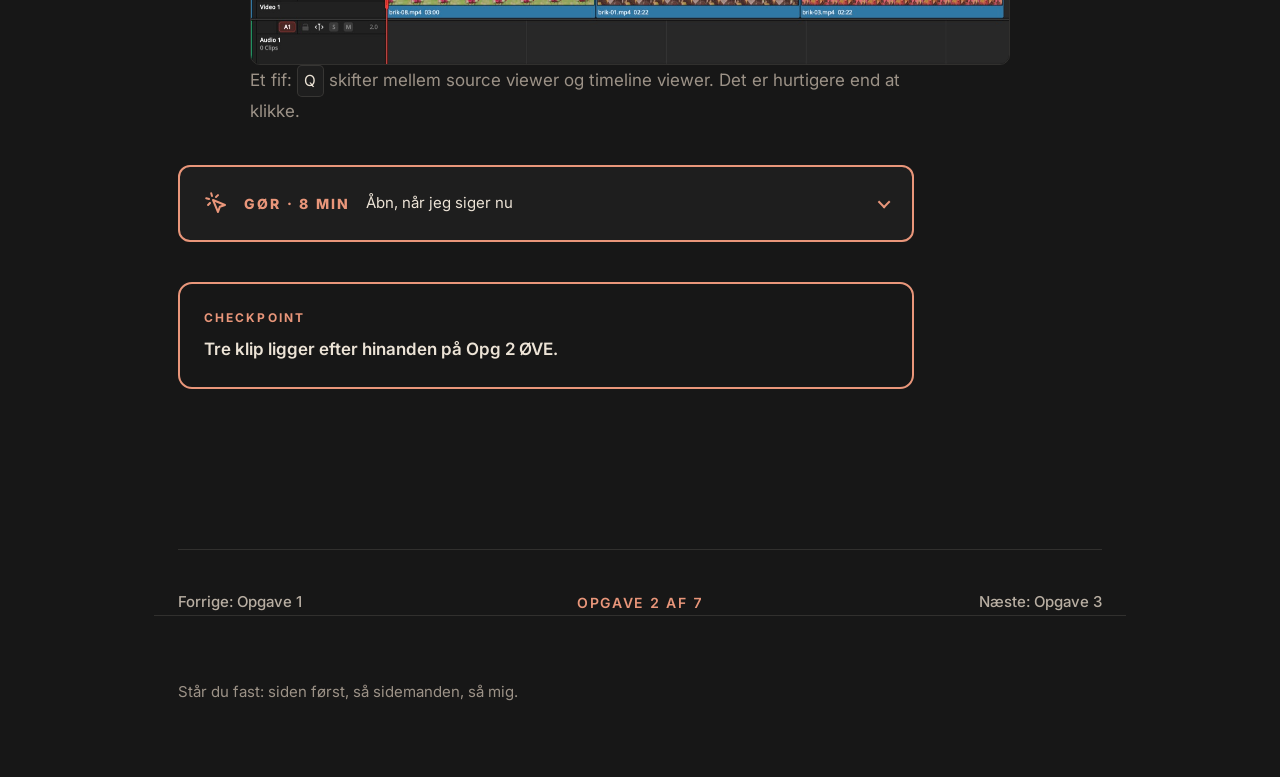
<file: opgave-2-import.html>
<!DOCTYPE html>
<html lang="da">
<head>
<meta charset="utf-8">
<meta name="viewport" content="width=device-width, initial-scale=1">
<title>Opgave 2 · Import og udvælgelse – kursus i DaVinci Resolve</title>
<meta name="description" content="Opgave 2: importer klippene til introen, lær dem at kende med J, K og L, og læg de første ned på en timeline.">
<link rel="preconnect" href="https://fonts.googleapis.com">
<link rel="preconnect" href="https://fonts.gstatic.com" crossorigin>
<link href="https://fonts.googleapis.com/css2?family=Inter:wght@300;400;500;600;700;800&display=swap" rel="stylesheet">
<link rel="stylesheet" href="css/style.css">
</head>
<body>

<a class="skip" href="#del1">Spring til opgaven</a>

<nav class="nav" aria-label="Kursets sider">
  <div class="wrap">
  <ul class="nav__list nav__list--desktop">
    <li><a class="nav__link" href="index.html">Inden dagen</a></li>
    <li><a class="nav__link" href="program.html">Program</a></li>
    <li><a class="nav__link" href="velkommen.html">Før vi går i gang</a></li>
    <li>
      <details class="nav__fold nav__fold--active">
        <summary>Opgaver · 02</summary>
        <ul class="nav__sub">
          <li><a href="opgave-1-projektet.html">01 Åbn projektet</a></li>
          <li><a href="opgave-2-import.html" aria-current="page">02 Import og udvælgelse</a></li>
          <li><a href="opgave-3-introen.html">03 Genskab introen</a></li>
          <li><a href="opgave-4-liv.html">04 Introen får liv</a></li>
          <li><a href="opgave-5-titler.html">05 Titel og credits</a></li>
          <li><a href="opgave-6-deliver.html">06 Eksport</a></li>
          <li><a href="opgave-7-color.html">07 Color</a></li>
        </ul>
      </details>
    </li>
    <li><a class="nav__link" href="ressourcer.html">Ressourcer</a></li>
    <li><a class="nav__link" href="undervisning.html">Fif til undervisningen</a></li>
  </ul>
  <details class="nav__toggle">
    <summary class="nav__toggle-btn">Menu <span class="nav__toggle-current">&middot; 02 Import og udvælgelse</span></summary>
    <ul class="nav__list">
      <li><a class="nav__link" href="index.html">Inden dagen</a></li>
      <li><a class="nav__link" href="program.html">Program</a></li>
      <li><a class="nav__link" href="velkommen.html">Før vi går i gang</a></li>
      <li>
        <details class="nav__fold nav__fold--active">
          <summary>Opgaver · 02</summary>
          <ul class="nav__sub">
            <li><a href="opgave-1-projektet.html">01 Åbn projektet</a></li>
            <li><a href="opgave-2-import.html" aria-current="page">02 Import og udvælgelse</a></li>
            <li><a href="opgave-3-introen.html">03 Genskab introen</a></li>
            <li><a href="opgave-4-liv.html">04 Introen får liv</a></li>
            <li><a href="opgave-5-titler.html">05 Titel og credits</a></li>
            <li><a href="opgave-6-deliver.html">06 Eksport</a></li>
            <li><a href="opgave-7-color.html">07 Color</a></li>
          </ul>
        </details>
      </li>
      <li><a class="nav__link" href="ressourcer.html">Ressourcer</a></li>
      <li><a class="nav__link" href="undervisning.html">Fif til undervisningen</a></li>
    </ul>
  </details>
  </div>
</nav>

<div class="wrap">
  <header class="pagehead">
    <p class="kicker">Opgave 2</p>
    <h1 class="pagehead__title">Import og udvælgelse</h1>
    <p class="pagehead__intro">
      Klippene til introen skal ind i projektet. Bagefter lærer du dem at kende, og
      lægger de første ned på en timeline. Det er dem, du bruger i Opgave 3.
    </p>

    <div class="meta">
      <div>
        <p class="meta__key">Varighed</p>
        <p class="meta__val">40 minutter</p>
      </div>
      <div>
        <p class="meta__key">Du skal bruge</p>
        <p class="meta__val">Mappen <strong>Importer selv</strong> fra kursuspakken</p>
      </div>
    </div>
  </header>
</div>

<hr class="rule">

<main>

<!-- ===================================================================== -->
<section class="section" id="del1">
  <div class="wrap">
    <p class="kicker">Første del · Vis 4 → Gør 5</p>
    <h2 class="section__title">Klippene ind i projektet</h2>

    <div class="phase phase--show">
      <svg class="phase__icon" viewBox="0 0 24 24" aria-hidden="true"><path d="M2 12s3.6-7 10-7 10 7 10 7-3.6 7-10 7S2 12 2 12z"/><circle cx="12" cy="12" r="3"/></svg>
      <p class="phase__label">Vis · 4 min</p>
      <p class="phase__note">Kig med. Hænderne væk fra musen.</p>
    </div>

    <div class="lead-in">
      <p>
        Panelet til venstre hedder <strong>Media Pool</strong>. Mapperne i det hedder
        bins i Resolve, men det er mapper. Hver opgave har sin egen, med samme nummer
        som på siden her.
      </p>
    </div>

    <ol class="steps steps--show">
      <li class="step reveal" id="vis-del1-1">
        <div>
          <h3 class="step__title">Åbn mappen Importeret</h3>
          <p class="step__body">
            Den ligger i <strong>02 OPGAVE 2</strong>, og den er tom med vilje.
          </p>
          <figure class="shot">
            <div class="shot__frame">
              <img src="assets/o2-1-bins.jpg"
                   alt="Media Pool med mapperne 01 til 08 og Importeret under 02 OPGAVE 2 valgt. Mappen er tom."
                   width="940" height="790" loading="lazy">
            </div>
          </figure>
        </div>
      </li>

      <li class="step reveal" id="vis-del1-2">
        <div>
          <h3 class="step__title">Træk klippene ind</h3>
          <p class="step__body">
            Åbn mappen <strong>Importer selv</strong> på din computer, marker alle
            filerne, og træk dem ind i det tomme felt i Media Pool.
          </p>
          <p class="step__body">
            Vil du hellere bruge en menu: højreklik i det tomme felt, og vælg
            <strong>Import Media</strong>, eller tryk <kbd>Ctrl</kbd> + <kbd>I</kbd>
            (Windows) / <kbd>Cmd</kbd> + <kbd>I</kbd> (Mac).
          </p>
          <figure class="shot shot--tall">
            <div class="shot__frame">
              <img src="assets/o2-3-import.jpg"
                   alt="Højrekliksmenuen i Media Pool med blandt andet New Bin og Import Media."
                   width="720" height="887" loading="lazy">
            </div>
            <figcaption class="shot__caption">Import Media sidder midt i menuen. Genvejen står ud for den.</figcaption>
          </figure>
        </div>
      </li>
    </ol>

    <details class="phase phase--do">
      <summary>
        <svg class="phase__icon" viewBox="0 0 24 24" aria-hidden="true"><path d="M9 9l5 12 1.8-5.2L21 14z"/><path d="M7.2 2.2 8 5.1"/><path d="M5.1 8l-2.9-.8"/><path d="M14 4.1 12 6"/><path d="M6 12l-1.9 2"/></svg>
        <span class="phase__label">Gør · 5 min</span>
        <span class="phase__note phase__note--closed">Åbn, når jeg siger nu</span>
        <span class="phase__note phase__note--open">Nu er det dig</span>
      </summary>
      <div class="phase__body">
        <p class="do__start"><span>Start i</span> 02 OPGAVE 2 · Importeret</p>
        <p class="task__body">
          Importér klippene og lyden fra mappen <strong>Importer selv</strong>.
        </p>
        <p class="do__how-label">Sådan</p>
        <ul class="do__how">
          <li>Klik på mappen <strong>Importeret</strong> i 02 OPGAVE 2. <a href="#vis-del1-1">Se trinet</a></li>
          <li>Træk alle filer fra Importer selv ind i det tomme felt, eller brug <kbd>Ctrl</kbd> + <kbd>I</kbd> (Windows) / <kbd>Cmd</kbd> + <kbd>I</kbd> (Mac). <a href="#vis-del1-2">Se trinet</a></li>
        </ul>
        <details class="hint">
          <summary>Jeg kan ikke se Media Pool</summary>
          <p>
            Panelet kan slås fra. Kig efter knappen <strong>Media Pool</strong> øverst
            til venstre, og klik på den.
          </p>
        </details>
      </div>
    </details>

    <div class="checkpoint" role="note">
      <p class="checkpoint__label">Checkpoint</p>
      <p class="checkpoint__body">
        Der ligger 15 klip og en lydfil i Importeret.
      </p>
      <figure class="shot shot--tall">
        <div class="shot__frame">
          <img src="assets/o2-4-importeret.jpg"
               alt="Mappen Importeret med de 15 klip brik-01 til brik-15 og lydfilen lyd-intro.wav."
               width="1098" height="905" loading="lazy">
        </div>
      </figure>
    </div>

  </div>
</section>

<hr class="rule">

<!-- ===================================================================== -->
<section class="section" id="del2">
  <div class="wrap">
    <p class="kicker">Anden del · Vis 5 → Gør 10</p>
    <h2 class="section__title">Lær klippene at kende</h2>

    <div class="phase phase--show">
      <svg class="phase__icon" viewBox="0 0 24 24" aria-hidden="true"><path d="M2 12s3.6-7 10-7 10 7 10 7-3.6 7-10 7S2 12 2 12z"/><circle cx="12" cy="12" r="3"/></svg>
      <p class="phase__label">Vis · 5 min</p>
      <p class="phase__note">Kig med. Hænderne væk fra musen.</p>
    </div>

    <div class="lead-in">
      <p>
        Før man kan klippe, skal man vide, hvad man har. Det er det trin, folk
        springer over, og så bruger de en time på at lede efter et klip, de kun
        halvt kan huske.
      </p>
    </div>

    <ol class="steps steps--show">
      <li class="step reveal" id="vis-del2-1">
        <div>
          <h3 class="step__title">Forhåndsvis et klip</h3>
          <p class="step__body">
            Før musen hen over et klip i Media Pool uden at klikke. Klippet spiller
            med, mens musen bevæger sig. Det hedder at scrubbe, og det er den
            hurtigste måde at få et indtryk af et klip på.
          </p>
        </div>
      </li>

      <li class="step reveal" id="vis-del2-2">
        <div>
          <h3 class="step__title">Åbn det i source viewer</h3>
          <p class="step__body">
            Dobbeltklik på klippet. Det lægger sig i <strong>source viewer</strong>,
            vinduet til venstre. Vinduet til højre viser filmen, som den bliver.
            Venstre er råvarerne, højre er retten.
          </p>
          <figure class="shot">
            <div class="shot__frame">
              <img src="assets/o2-2-source-viewer.jpg"
                   alt="brik-08 valgt i Media Pool og åbnet i source viewer, vinduet til venstre for timeline viewer."
                   width="1400" height="850" loading="lazy">
            </div>
          </figure>
        </div>
      </li>

      <li class="step reveal" id="vis-del2-3">
        <div>
          <h3 class="step__title">Brug J, K og L i stedet for musen</h3>
          <p class="step__body">
            <kbd>L</kbd> spiller fremad. <kbd>K</kbd> stopper. <kbd>J</kbd> spiller
            baglæns. Flere tryk på <kbd>L</kbd> eller <kbd>J</kbd> giver højere fart.
            Hånden bliver på tastaturet, og det er den vane, der adskiller en, der
            klipper hurtigt, fra en, der ikke gør.
          </p>
        </div>
      </li>

      <li class="step reveal" id="vis-del2-4">
        <div>
          <h3 class="step__title">Marker det bedste stykke</h3>
          <p class="step__body">
            Find stedet, hvor klippet skal starte, og tryk <kbd>I</kbd>. Spil videre
            til det skal slutte, og tryk <kbd>O</kbd>. Det markerede stykke er det,
            der lander på timelinen, ikke resten af klippet.
          </p>
          <figure class="shot">
            <div class="shot__frame">
              <img src="assets/o2-5-io-markering.jpg"
                   alt="Source viewer med brik-08 og et markeret stykke mellem In og Out i bunden. Øverst til venstre står længden på det markerede."
                   width="1000" height="917" loading="lazy">
            </div>
            <figcaption class="shot__caption">Det markerede felt i bunden er stykket mellem I og O.</figcaption>
          </figure>
        </div>
      </li>
    </ol>

    <details class="phase phase--do">
      <summary>
        <svg class="phase__icon" viewBox="0 0 24 24" aria-hidden="true"><path d="M9 9l5 12 1.8-5.2L21 14z"/><path d="M7.2 2.2 8 5.1"/><path d="M5.1 8l-2.9-.8"/><path d="M14 4.1 12 6"/><path d="M6 12l-1.9 2"/></svg>
        <span class="phase__label">Gør · 10 min</span>
        <span class="phase__note phase__note--closed">Åbn, når jeg siger nu</span>
        <span class="phase__note phase__note--open">Nu er det dig</span>
      </summary>
      <div class="phase__body">
        <p class="do__start"><span>Start i</span> 02 OPGAVE 2 · Importeret</p>
        <p class="task__body">
          Kig alle klippene igennem med J, K og L. Sæt In og Out på det bedste stykke i hvert klip, du når.
        </p>
        <p class="do__how-label">Sådan</p>
        <ul class="do__how">
          <li>Dobbeltklik på et klip for at åbne det i source viewer. <a href="#vis-del2-2">Se trinet</a></li>
          <li><kbd>L</kbd> frem, <kbd>K</kbd> stop, <kbd>J</kbd> tilbage. <a href="#vis-del2-3">Se trinet</a></li>
          <li><kbd>I</kbd> ved starten af det bedste stykke, <kbd>O</kbd> ved slutningen. <a href="#vis-del2-4">Se trinet</a></li>
        </ul>
        <details class="hint">
          <summary>J, K og L reagerer ikke</summary>
          <p>
            Klik først på selve billedet i source viewer, så tastaturet ved, hvilket
            vindue det skal styre. Markøren kan stå i et andet panel, uden at du kan se
            det.
          </p>
        </details>
      </div>
    </details>

  </div>
</section>

<hr class="rule">

<!-- ===================================================================== -->
<section class="section" id="del3">
  <div class="wrap">
    <p class="kicker">Tredje del · Vis 4 → Gør 8</p>
    <h2 class="section__title">De første klip ned på timelinen</h2>

    <div class="phase phase--show">
      <svg class="phase__icon" viewBox="0 0 24 24" aria-hidden="true"><path d="M2 12s3.6-7 10-7 10 7 10 7-3.6 7-10 7S2 12 2 12z"/><circle cx="12" cy="12" r="3"/></svg>
      <p class="phase__label">Vis · 4 min</p>
      <p class="phase__note">Kig med. Hænderne væk fra musen.</p>
    </div>

    <ol class="steps steps--show">
      <li class="step reveal" id="vis-del3-1">
        <div>
          <h3 class="step__title">Åbn timelinen Opg 2 ØVE</h3>
          <p class="step__body">
            Den ligger i <strong>02 OPGAVE 2</strong>. Dobbeltklik for at åbne den.
            Den er tom og kun til at øve på, så det gør ikke noget, hvis du roder.
          </p>
        </div>
      </li>

      <li class="step reveal" id="vis-del3-2">
        <div>
          <h3 class="step__title">Træk klippet ned</h3>
          <p class="step__body">
            Klik midt i source viewer, og træk ned på timelinen. Det markerede
            stykke lander der, hvor du slipper det.
          </p>
          <figure class="shot">
            <div class="shot__frame">
              <img src="assets/o2-6-traek-til-timeline.jpg"
                   alt="Timelinen Opg 2 ØVE med tre brikker lagt ned efter hinanden."
                   width="1400" height="375" loading="lazy">
            </div>
          </figure>
          <p class="step__body">
            Et fif: <kbd>Q</kbd> skifter mellem source viewer og timeline viewer.
            Det er hurtigere end at klikke.
          </p>
        </div>
      </li>
    </ol>

    <details class="phase phase--do">
      <summary>
        <svg class="phase__icon" viewBox="0 0 24 24" aria-hidden="true"><path d="M9 9l5 12 1.8-5.2L21 14z"/><path d="M7.2 2.2 8 5.1"/><path d="M5.1 8l-2.9-.8"/><path d="M14 4.1 12 6"/><path d="M6 12l-1.9 2"/></svg>
        <span class="phase__label">Gør · 8 min</span>
        <span class="phase__note phase__note--closed">Åbn, når jeg siger nu</span>
        <span class="phase__note phase__note--open">Nu er det dig</span>
      </summary>
      <div class="phase__body">
        <p class="do__start"><span>Start i</span> Opg 2 ØVE</p>
        <p class="task__body">
          Læg tre klip ned efter hinanden på <strong>Opg 2 ØVE</strong>.
        </p>
        <p class="do__how-label">Sådan</p>
        <ul class="do__how">
          <li>Dobbeltklik på timelinen <strong>Opg 2 ØVE</strong> i 02 OPGAVE 2. <a href="#vis-del3-1">Se trinet</a></li>
          <li>Sæt In og Out i source viewer, og træk billedet ned på timelinen. <kbd>Q</kbd> skifter mellem viewerne. <a href="#vis-del3-2">Se trinet</a></li>
        </ul>
        <div class="extra">
          <p class="extra__label">Hurtigt færdig?</p>
          <p class="extra__body">
            Lav en ny mappe: højreklik i det tomme felt under mapperne, og vælg
            <strong>New Bin</strong>. Giv den et navn, og sortér klippene i den, fx
            efter motiv.
          </p>
          <figure class="shot shot--tall">
            <div class="shot__frame">
              <img src="assets/o2-3-import.jpg"
                   alt="Højrekliksmenuen i Media Pool med New Bin og Import Media."
                   width="720" height="887" loading="lazy">
            </div>
          </figure>
        </div>
      </div>
    </details>

    <div class="checkpoint" role="note">
      <p class="checkpoint__label">Checkpoint</p>
      <p class="checkpoint__body">
        Tre klip ligger efter hinanden på Opg 2 ØVE.
      </p>
    </div>

  </div>
</section>

</main>

<!-- ===================================================================== -->
<div class="wrap">
  <nav class="lesson-nav" aria-label="Mellem siderne">
    <a class="nav__link" href="opgave-1-projektet.html">Forrige: Opgave 1</a>
    <span class="lesson-nav__where">Opgave 2 af 7</span>
    <a class="nav__link" href="opgave-3-introen.html">Næste: Opgave 3</a>
  </nav>
</div>

<footer class="footer">
  <div class="wrap">
    <p>Står du fast: siden først, så sidemanden, så mig.</p>
  </div>
</footer>

</body>
</html>
</file>
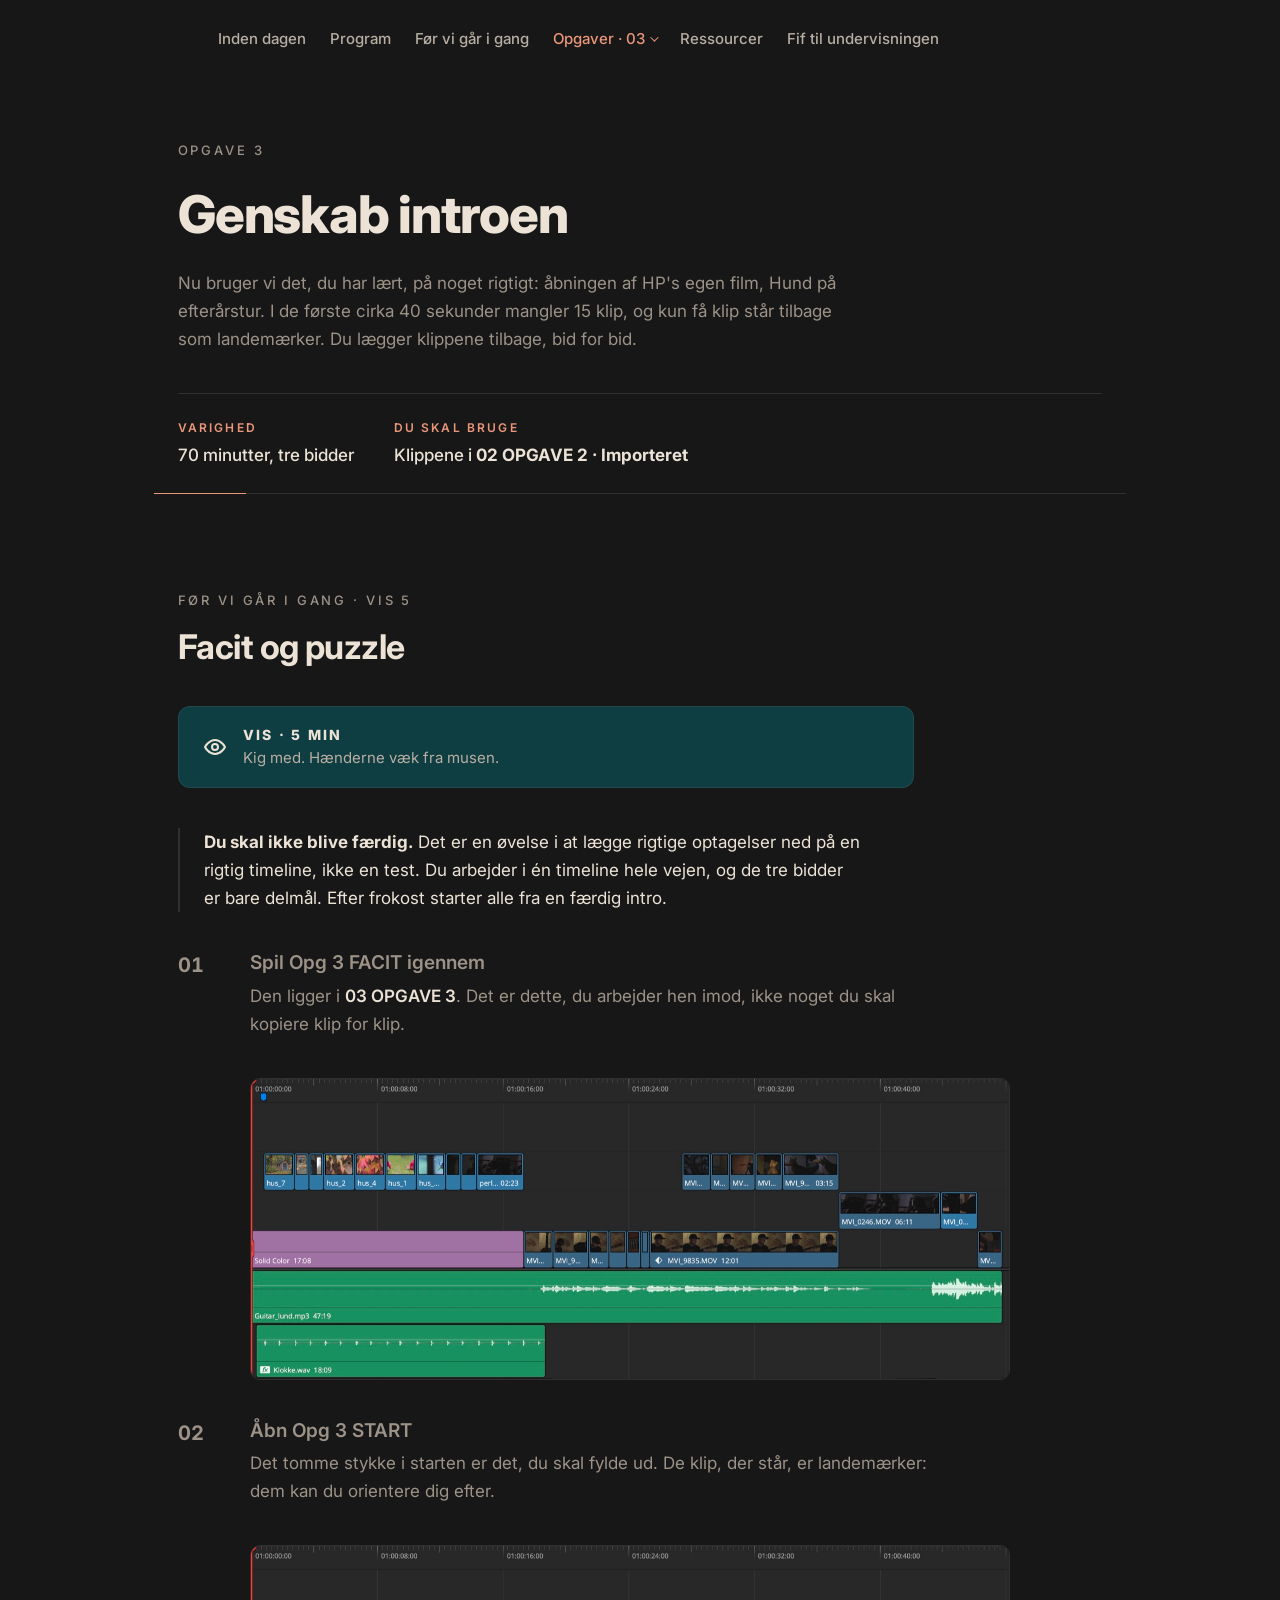
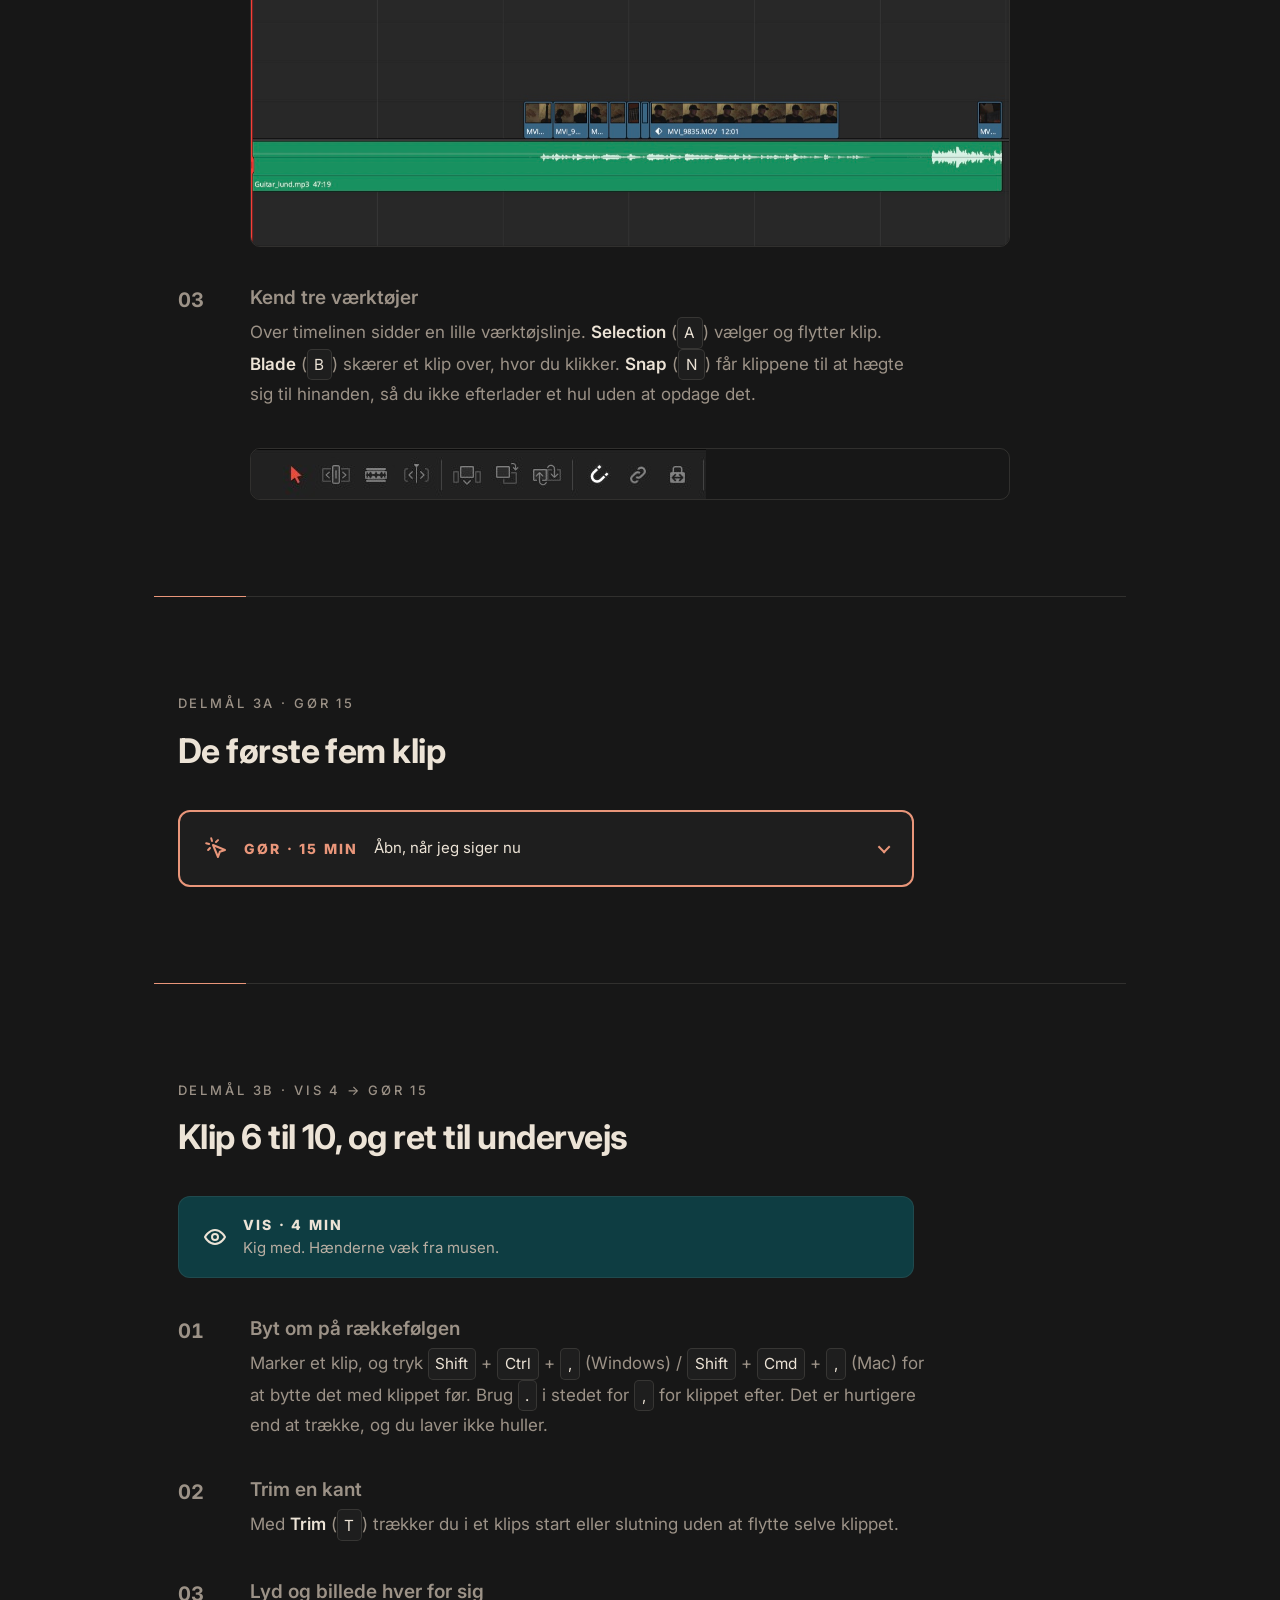
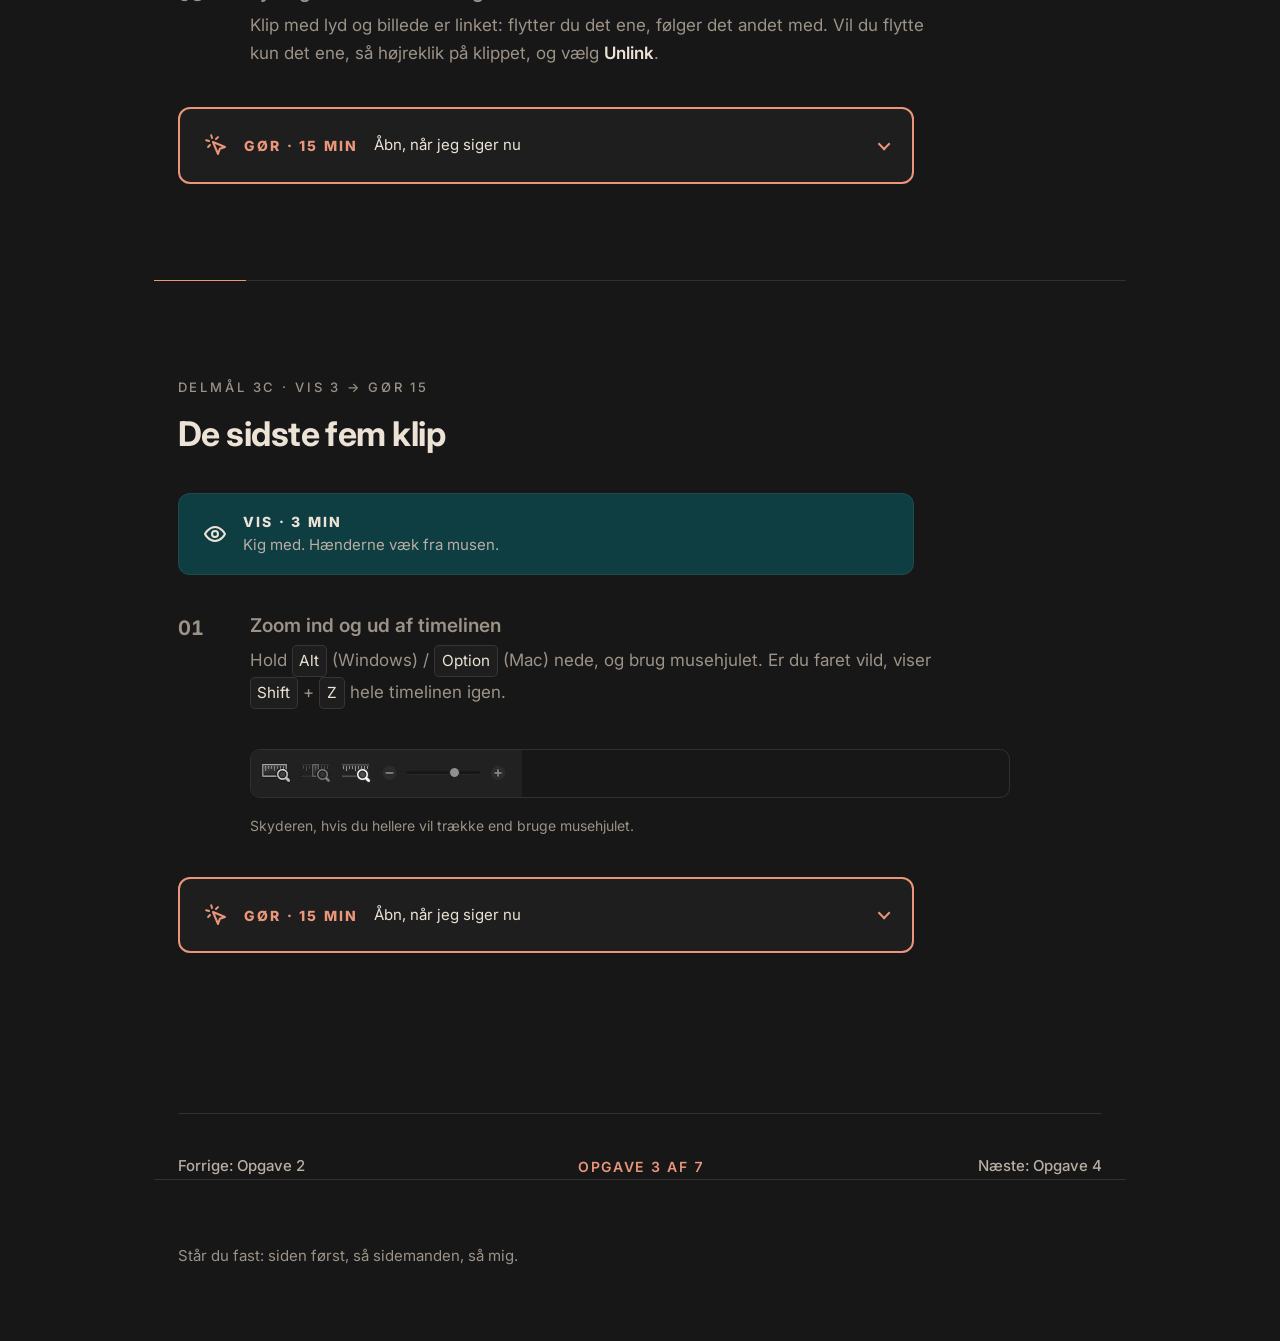
<file: opgave-3-introen.html>
<!DOCTYPE html>
<html lang="da">
<head>
<meta charset="utf-8">
<meta name="viewport" content="width=device-width, initial-scale=1">
<title>Opgave 3 · Genskab introen – kursus i DaVinci Resolve</title>
<meta name="description" content="Opgave 3: genskab åbningen af Hund på efterårstur i tre bidder, med facit som støtte.">
<link rel="preconnect" href="https://fonts.googleapis.com">
<link rel="preconnect" href="https://fonts.gstatic.com" crossorigin>
<link href="https://fonts.googleapis.com/css2?family=Inter:wght@300;400;500;600;700;800&display=swap" rel="stylesheet">
<link rel="stylesheet" href="css/style.css">
</head>
<body>

<a class="skip" href="#start">Spring til opgaven</a>

<nav class="nav" aria-label="Kursets sider">
  <div class="wrap">
  <ul class="nav__list nav__list--desktop">
    <li><a class="nav__link" href="index.html">Inden dagen</a></li>
    <li><a class="nav__link" href="program.html">Program</a></li>
    <li><a class="nav__link" href="velkommen.html">Før vi går i gang</a></li>
    <li>
      <details class="nav__fold nav__fold--active">
        <summary>Opgaver · 03</summary>
        <ul class="nav__sub">
          <li><a href="opgave-1-projektet.html">01 Åbn projektet</a></li>
          <li><a href="opgave-2-import.html">02 Import og udvælgelse</a></li>
          <li><a href="opgave-3-introen.html" aria-current="page">03 Genskab introen</a></li>
          <li><a href="opgave-4-liv.html">04 Introen får liv</a></li>
          <li><a href="opgave-5-titler.html">05 Titel og credits</a></li>
          <li><a href="opgave-6-deliver.html">06 Eksport</a></li>
          <li><a href="opgave-7-color.html">07 Color</a></li>
        </ul>
      </details>
    </li>
    <li><a class="nav__link" href="ressourcer.html">Ressourcer</a></li>
    <li><a class="nav__link" href="undervisning.html">Fif til undervisningen</a></li>
  </ul>
  <details class="nav__toggle">
    <summary class="nav__toggle-btn">Menu <span class="nav__toggle-current">&middot; 03 Genskab introen</span></summary>
    <ul class="nav__list">
      <li><a class="nav__link" href="index.html">Inden dagen</a></li>
      <li><a class="nav__link" href="program.html">Program</a></li>
      <li><a class="nav__link" href="velkommen.html">Før vi går i gang</a></li>
      <li>
        <details class="nav__fold nav__fold--active">
          <summary>Opgaver · 03</summary>
          <ul class="nav__sub">
            <li><a href="opgave-1-projektet.html">01 Åbn projektet</a></li>
            <li><a href="opgave-2-import.html">02 Import og udvælgelse</a></li>
            <li><a href="opgave-3-introen.html" aria-current="page">03 Genskab introen</a></li>
            <li><a href="opgave-4-liv.html">04 Introen får liv</a></li>
            <li><a href="opgave-5-titler.html">05 Titel og credits</a></li>
            <li><a href="opgave-6-deliver.html">06 Eksport</a></li>
            <li><a href="opgave-7-color.html">07 Color</a></li>
          </ul>
        </details>
      </li>
      <li><a class="nav__link" href="ressourcer.html">Ressourcer</a></li>
      <li><a class="nav__link" href="undervisning.html">Fif til undervisningen</a></li>
    </ul>
  </details>
  </div>
</nav>

<div class="wrap">
  <header class="pagehead">
    <p class="kicker">Opgave 3</p>
    <h1 class="pagehead__title">Genskab introen</h1>
    <p class="pagehead__intro">
      Nu bruger vi det, du har lært, på noget rigtigt: åbningen af HP's egen film,
      Hund på efterårstur. I de første cirka 40 sekunder mangler 15 klip, og kun
      få klip står tilbage som landemærker. Du lægger klippene tilbage, bid for bid.
    </p>

    <div class="meta">
      <div>
        <p class="meta__key">Varighed</p>
        <p class="meta__val">70 minutter, tre bidder</p>
      </div>
      <div>
        <p class="meta__key">Du skal bruge</p>
        <p class="meta__val">Klippene i <strong>02 OPGAVE 2 · Importeret</strong></p>
      </div>
    </div>
  </header>
</div>

<hr class="rule">

<main>

<!-- ===================================================================== -->
<section class="section" id="start">
  <div class="wrap">
    <p class="kicker">Før vi går i gang · Vis 5</p>
    <h2 class="section__title">Facit og puzzle</h2>

    <div class="phase phase--show">
      <svg class="phase__icon" viewBox="0 0 24 24" aria-hidden="true"><path d="M2 12s3.6-7 10-7 10 7 10 7-3.6 7-10 7S2 12 2 12z"/><circle cx="12" cy="12" r="3"/></svg>
      <p class="phase__label">Vis · 5 min</p>
      <p class="phase__note">Kig med. Hænderne væk fra musen.</p>
    </div>

    <div class="lead-in">
      <p>
        <strong>Du skal ikke blive færdig.</strong> Det er en øvelse i at lægge
        rigtige optagelser ned på en rigtig timeline, ikke en test. Du arbejder i
        én timeline hele vejen, og de tre bidder er bare delmål. Efter frokost
        starter alle fra en færdig intro.
      </p>
    </div>

    <ol class="steps steps--show">
      <li class="step reveal" id="vis-start-1">
        <div>
          <h3 class="step__title">Spil Opg 3 FACIT igennem</h3>
          <p class="step__body">
            Den ligger i <strong>03 OPGAVE 3</strong>. Det er dette, du arbejder hen
            imod, ikke noget du skal kopiere klip for klip.
          </p>
          <figure class="shot">
            <div class="shot__frame">
              <img src="assets/o3-1-facit.jpg"
                   alt="Opg 3 FACIT: hele introen på timelinen, med klippene fra huset øverst, guitaren nederst og musikken under."
                   width="1400" height="553" loading="lazy">
            </div>
          </figure>
        </div>
      </li>

      <li class="step reveal" id="vis-start-2">
        <div>
          <h3 class="step__title">Åbn Opg 3 START</h3>
          <p class="step__body">
            Det tomme stykke i starten er det, du skal fylde ud. De klip, der står,
            er landemærker: dem kan du orientere dig efter.
          </p>
          <figure class="shot">
            <div class="shot__frame">
              <img src="assets/o3-2-start.jpg"
                   alt="Opg 3 START: de øverste spor er tomme, og kun guitarklippene og musikken står tilbage som landemærker."
                   width="1400" height="553" loading="lazy">
            </div>
          </figure>
        </div>
      </li>

      <li class="step reveal" id="vis-start-3">
        <div>
          <h3 class="step__title">Kend tre værktøjer</h3>
          <p class="step__body">
            Over timelinen sidder en lille værktøjslinje.
            <strong>Selection</strong> (<kbd>A</kbd>) vælger og flytter klip.
            <strong>Blade</strong> (<kbd>B</kbd>) skærer et klip over, hvor du
            klikker. <strong>Snap</strong> (<kbd>N</kbd>) får klippene til at
            hægte sig til hinanden, så du ikke efterlader et hul uden at opdage det.
          </p>
          <figure class="shot">
            <div class="shot__frame">
              <img src="assets/l3-5-trim-vaerktoejer.jpg"
                   alt="Værktøjslinjen over timelinen med Selection, Trim og Blade til venstre og snap- og link-ikonerne til højre."
                   width="455" height="50" loading="lazy">
            </div>
          </figure>
        </div>
      </li>
    </ol>
  </div>
</section>

<hr class="rule">

<!-- ===================================================================== -->
<section class="section" id="bid-a">
  <div class="wrap">
    <p class="kicker">Delmål 3A · Gør 15</p>
    <h2 class="section__title">De første fem klip</h2>

    <details class="phase phase--do">
      <summary>
        <svg class="phase__icon" viewBox="0 0 24 24" aria-hidden="true"><path d="M9 9l5 12 1.8-5.2L21 14z"/><path d="M7.2 2.2 8 5.1"/><path d="M5.1 8l-2.9-.8"/><path d="M14 4.1 12 6"/><path d="M6 12l-1.9 2"/></svg>
        <span class="phase__label">Gør · 15 min</span>
        <span class="phase__note phase__note--closed">Åbn, når jeg siger nu</span>
        <span class="phase__note phase__note--open">Nu er det dig</span>
      </summary>
      <div class="phase__body">
        <p class="do__start"><span>Start i</span> Opg 3 START</p>
        <p class="task__body">
          Fyld hullet fra starten: find det rigtige klip i Importeret, sæt In og Out, og træk det ned. Sammenlign med FACIT. Delmålet er de første fem klip.
        </p>
        <p class="do__how-label">Sådan</p>
        <ul class="do__how">
          <li>Find klippet i <strong>Importeret</strong>, sæt In og Out, og træk det ned i hullet, som i Opgave 2.</li>
          <li><strong>Selection</strong> (<kbd>A</kbd>) flytter, <strong>Blade</strong> (<kbd>B</kbd>) skærer, <strong>Snap</strong> (<kbd>N</kbd>) undgår huller. <a href="#vis-start-3">Se trinet</a></li>
        </ul>
      </div>
    </details>

  </div>
</section>

<hr class="rule">

<!-- ===================================================================== -->
<section class="section" id="bid-b">
  <div class="wrap">
    <p class="kicker">Delmål 3B · Vis 4 → Gør 15</p>
    <h2 class="section__title">Klip 6 til 10, og ret til undervejs</h2>

    <div class="phase phase--show">
      <svg class="phase__icon" viewBox="0 0 24 24" aria-hidden="true"><path d="M2 12s3.6-7 10-7 10 7 10 7-3.6 7-10 7S2 12 2 12z"/><circle cx="12" cy="12" r="3"/></svg>
      <p class="phase__label">Vis · 4 min</p>
      <p class="phase__note">Kig med. Hænderne væk fra musen.</p>
    </div>

    <ol class="steps steps--show">
      <li class="step reveal" id="vis-bid-b-1">
        <div>
          <h3 class="step__title">Byt om på rækkefølgen</h3>
          <p class="step__body">
            Marker et klip, og tryk <kbd>Shift</kbd> + <kbd>Ctrl</kbd> + <kbd>,</kbd>
            (Windows) / <kbd>Shift</kbd> + <kbd>Cmd</kbd> + <kbd>,</kbd> (Mac) for at
            bytte det med klippet før. Brug <kbd>.</kbd> i stedet for <kbd>,</kbd>
            for klippet efter. Det er hurtigere end at trække, og du laver ikke huller.
          </p>
        </div>
      </li>

      <li class="step reveal" id="vis-bid-b-2">
        <div>
          <h3 class="step__title">Trim en kant</h3>
          <p class="step__body">
            Med <strong>Trim</strong> (<kbd>T</kbd>) trækker du i et klips start
            eller slutning uden at flytte selve klippet.
          </p>
        </div>
      </li>

      <li class="step reveal" id="vis-bid-b-3">
        <div>
          <h3 class="step__title">Lyd og billede hver for sig</h3>
          <p class="step__body">
            Klip med lyd og billede er linket: flytter du det ene, følger det andet
            med. Vil du flytte kun det ene, så højreklik på klippet, og vælg
            <strong>Unlink</strong>.
          </p>
        </div>
      </li>
    </ol>

    <details class="phase phase--do">
      <summary>
        <svg class="phase__icon" viewBox="0 0 24 24" aria-hidden="true"><path d="M9 9l5 12 1.8-5.2L21 14z"/><path d="M7.2 2.2 8 5.1"/><path d="M5.1 8l-2.9-.8"/><path d="M14 4.1 12 6"/><path d="M6 12l-1.9 2"/></svg>
        <span class="phase__label">Gør · 15 min</span>
        <span class="phase__note phase__note--closed">Åbn, når jeg siger nu</span>
        <span class="phase__note phase__note--open">Nu er det dig</span>
      </summary>
      <div class="phase__body">
        <p class="do__start"><span>Start i</span> samme timeline, du arbejder i</p>
        <p class="task__body">
          Klip 6 til 10 på plads. Brug swap og trim, hvor det driller.
        </p>
        <p class="do__how-label">Sådan</p>
        <ul class="do__how">
          <li>Byt om: marker klippet, og tryk <kbd>Shift</kbd> + <kbd>Ctrl/Cmd</kbd> + <kbd>,</kbd> (før) eller <kbd>.</kbd> (efter). <a href="#vis-bid-b-1">Se trinet</a></li>
          <li>Trim en kant: <strong>Trim</strong> (<kbd>T</kbd>), og træk i klippets start eller slutning. <a href="#vis-bid-b-2">Se trinet</a></li>
          <li>Kun lyd eller kun billede: højreklik → <strong>Unlink</strong>. <a href="#vis-bid-b-3">Se trinet</a></li>
        </ul>
      </div>
    </details>

  </div>
</section>

<hr class="rule">

<!-- ===================================================================== -->
<section class="section" id="bid-c">
  <div class="wrap">
    <p class="kicker">Delmål 3C · Vis 3 → Gør 15</p>
    <h2 class="section__title">De sidste fem klip</h2>

    <div class="phase phase--show">
      <svg class="phase__icon" viewBox="0 0 24 24" aria-hidden="true"><path d="M2 12s3.6-7 10-7 10 7 10 7-3.6 7-10 7S2 12 2 12z"/><circle cx="12" cy="12" r="3"/></svg>
      <p class="phase__label">Vis · 3 min</p>
      <p class="phase__note">Kig med. Hænderne væk fra musen.</p>
    </div>

    <ol class="steps steps--show">
      <li class="step reveal" id="vis-bid-c-1">
        <div>
          <h3 class="step__title">Zoom ind og ud af timelinen</h3>
          <p class="step__body">
            Hold <kbd>Alt</kbd> (Windows) / <kbd>Option</kbd> (Mac) nede, og brug
            musehjulet. Er du faret vild, viser <kbd>Shift</kbd> + <kbd>Z</kbd> hele
            timelinen igen.
          </p>
          <figure class="shot">
            <div class="shot__frame">
              <img src="assets/l3-11-zoom.jpg"
                   alt="Zoom-skyderen over timelinen."
                   width="271" height="47" loading="lazy">
            </div>
            <figcaption class="shot__caption">Skyderen, hvis du hellere vil trække end bruge musehjulet.</figcaption>
          </figure>
        </div>
      </li>
    </ol>

    <details class="phase phase--do">
      <summary>
        <svg class="phase__icon" viewBox="0 0 24 24" aria-hidden="true"><path d="M9 9l5 12 1.8-5.2L21 14z"/><path d="M7.2 2.2 8 5.1"/><path d="M5.1 8l-2.9-.8"/><path d="M14 4.1 12 6"/><path d="M6 12l-1.9 2"/></svg>
        <span class="phase__label">Gør · 15 min</span>
        <span class="phase__note phase__note--closed">Åbn, når jeg siger nu</span>
        <span class="phase__note phase__note--open">Nu er det dig</span>
      </summary>
      <div class="phase__body">
        <p class="do__start"><span>Start i</span> samme timeline, du arbejder i</p>
        <p class="task__body">
          Klip 11 til 15. Spil det hele igennem, og sammenlign med FACIT.
        </p>
        <p class="do__how-label">Sådan</p>
        <ul class="do__how">
          <li>Zoom: <kbd>Alt</kbd>/<kbd>Option</kbd> + musehjul. Hele timelinen: <kbd>Shift</kbd> + <kbd>Z</kbd>. <a href="#vis-bid-c-1">Se trinet</a></li>
        </ul>
        <details class="hint">
          <summary>Jeg nåede ikke alle klip</summary>
          <p>
            Helt i orden. Det vigtige er at have prøvet håndgrebene på rigtigt
            materiale, ikke at nå i mål. Efter frokost starter alle fra
            <strong>Opg 4 START</strong>, hvor introen er færdig.
          </p>
        </details>
        <div class="extra">
          <p class="extra__label">Hurtigt færdig?</p>
          <p class="extra__body">
            <strong>Læg lyden ind.</strong> Lydfilen ligger i Importeret sammen med
            klippene. Læg den på et lydspor under billederne, og ram starten, så den
            passer med FACIT. Bagefter kan du bygge videre på filmen efter introen.
          </p>
        </div>
      </div>
    </details>

  </div>
</section>

</main>

<!-- ===================================================================== -->
<div class="wrap">
  <nav class="lesson-nav" aria-label="Mellem siderne">
    <a class="nav__link" href="opgave-2-import.html">Forrige: Opgave 2</a>
    <span class="lesson-nav__where">Opgave 3 af 7</span>
    <a class="nav__link" href="opgave-4-liv.html">Næste: Opgave 4</a>
  </nav>
</div>

<footer class="footer">
  <div class="wrap">
    <p>Står du fast: siden først, så sidemanden, så mig.</p>
  </div>
</footer>

</body>
</html>
</file>
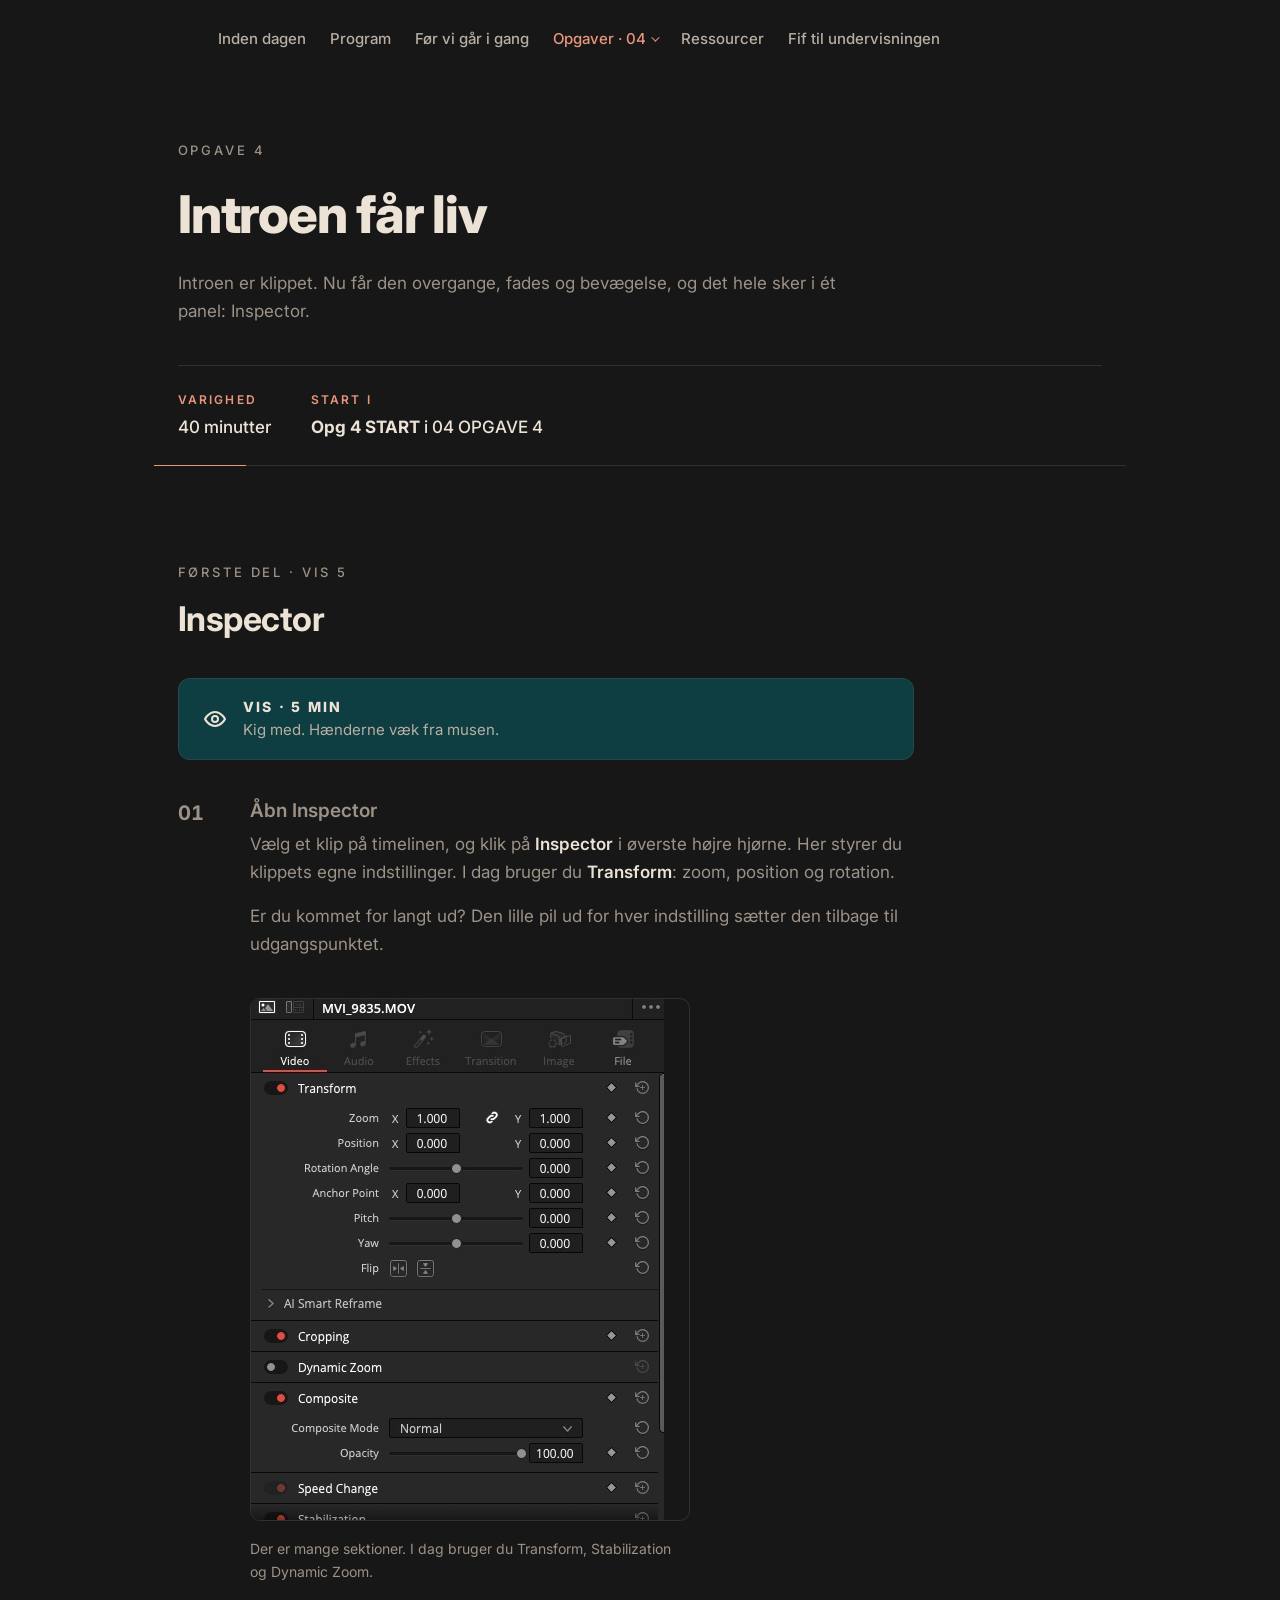
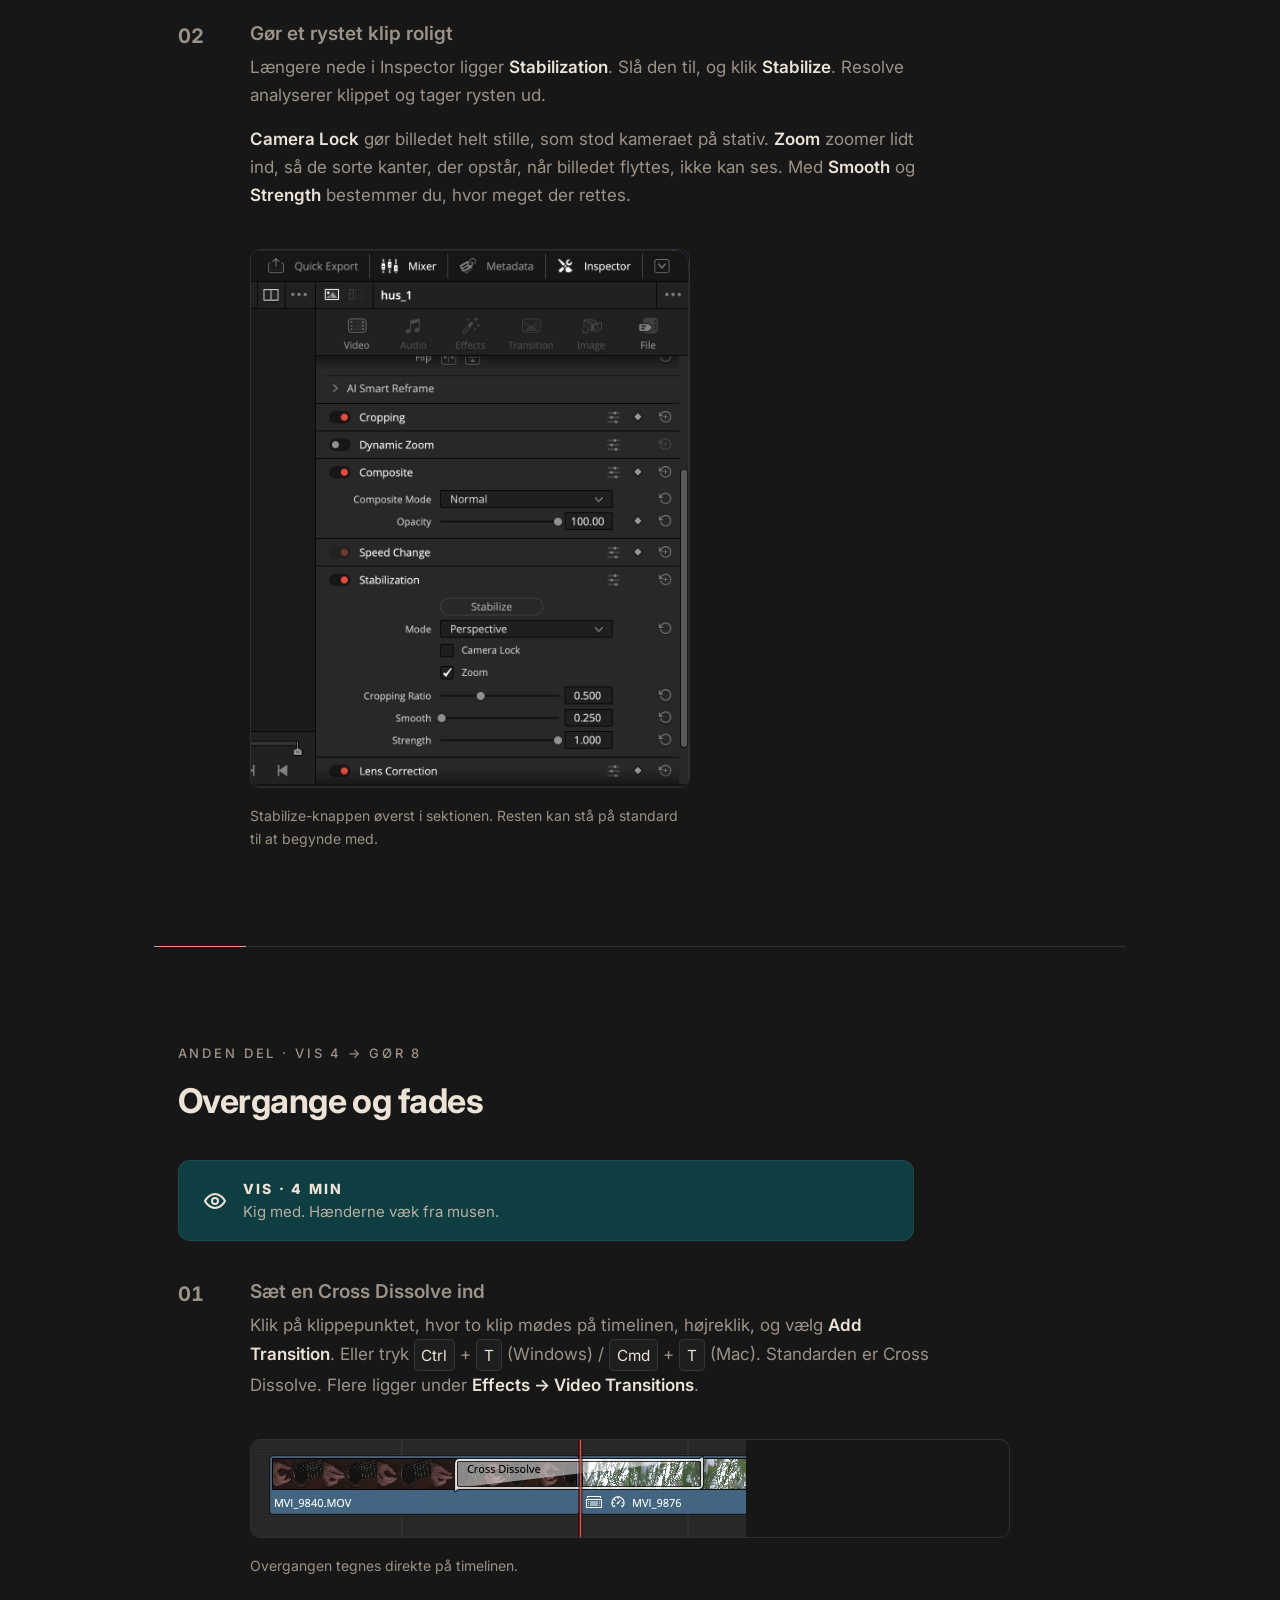
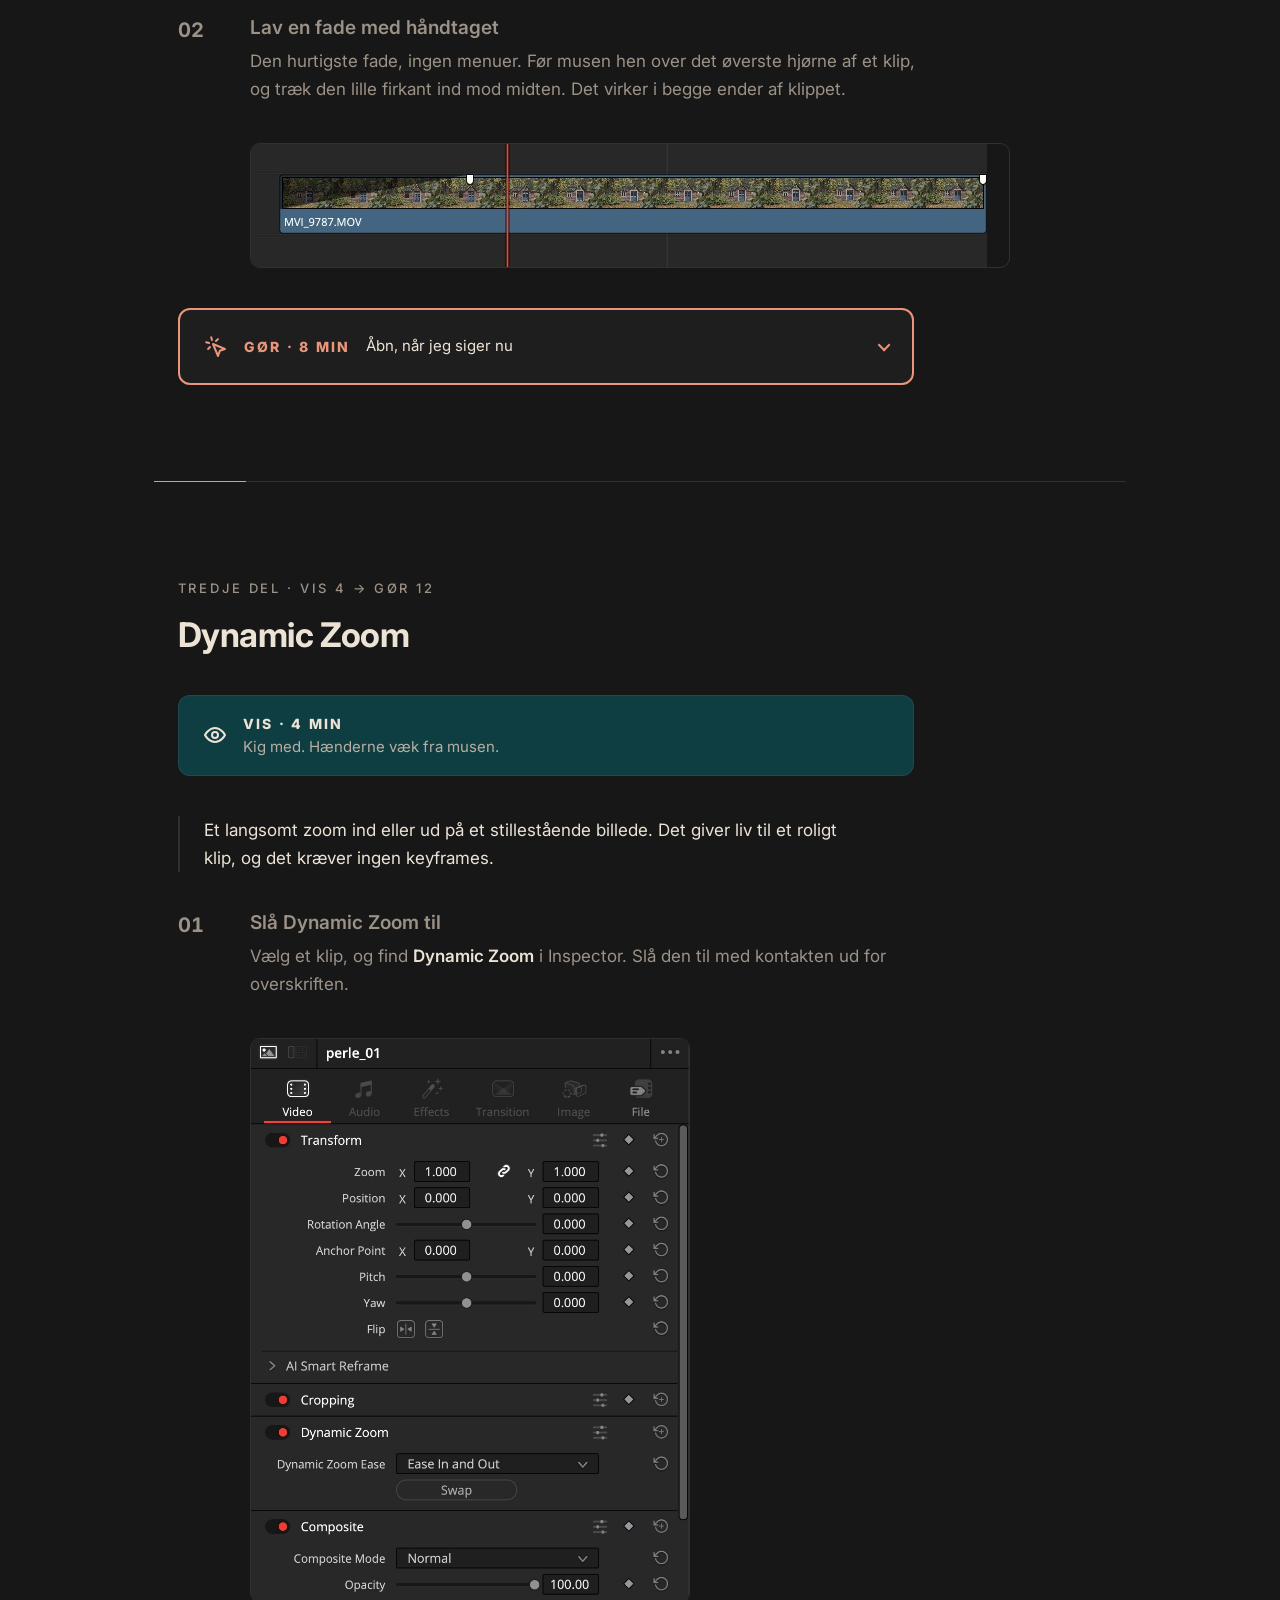
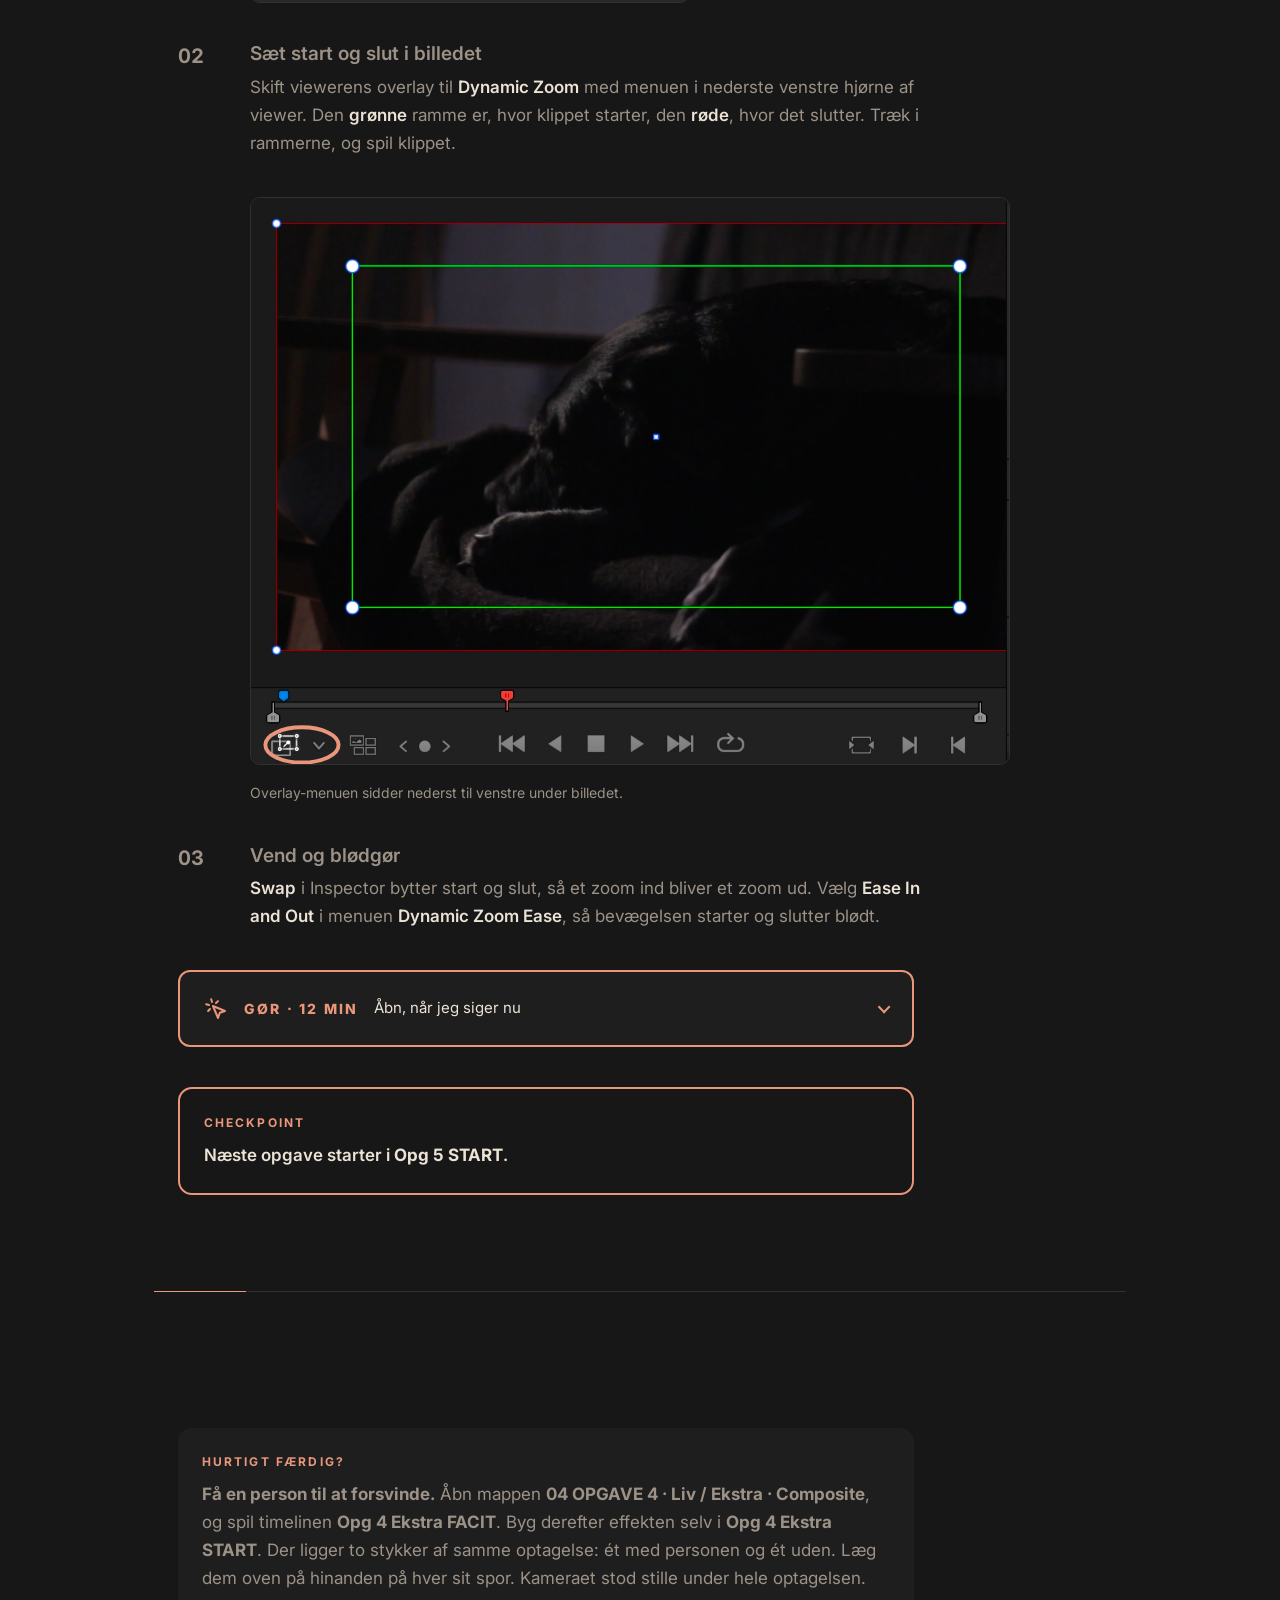
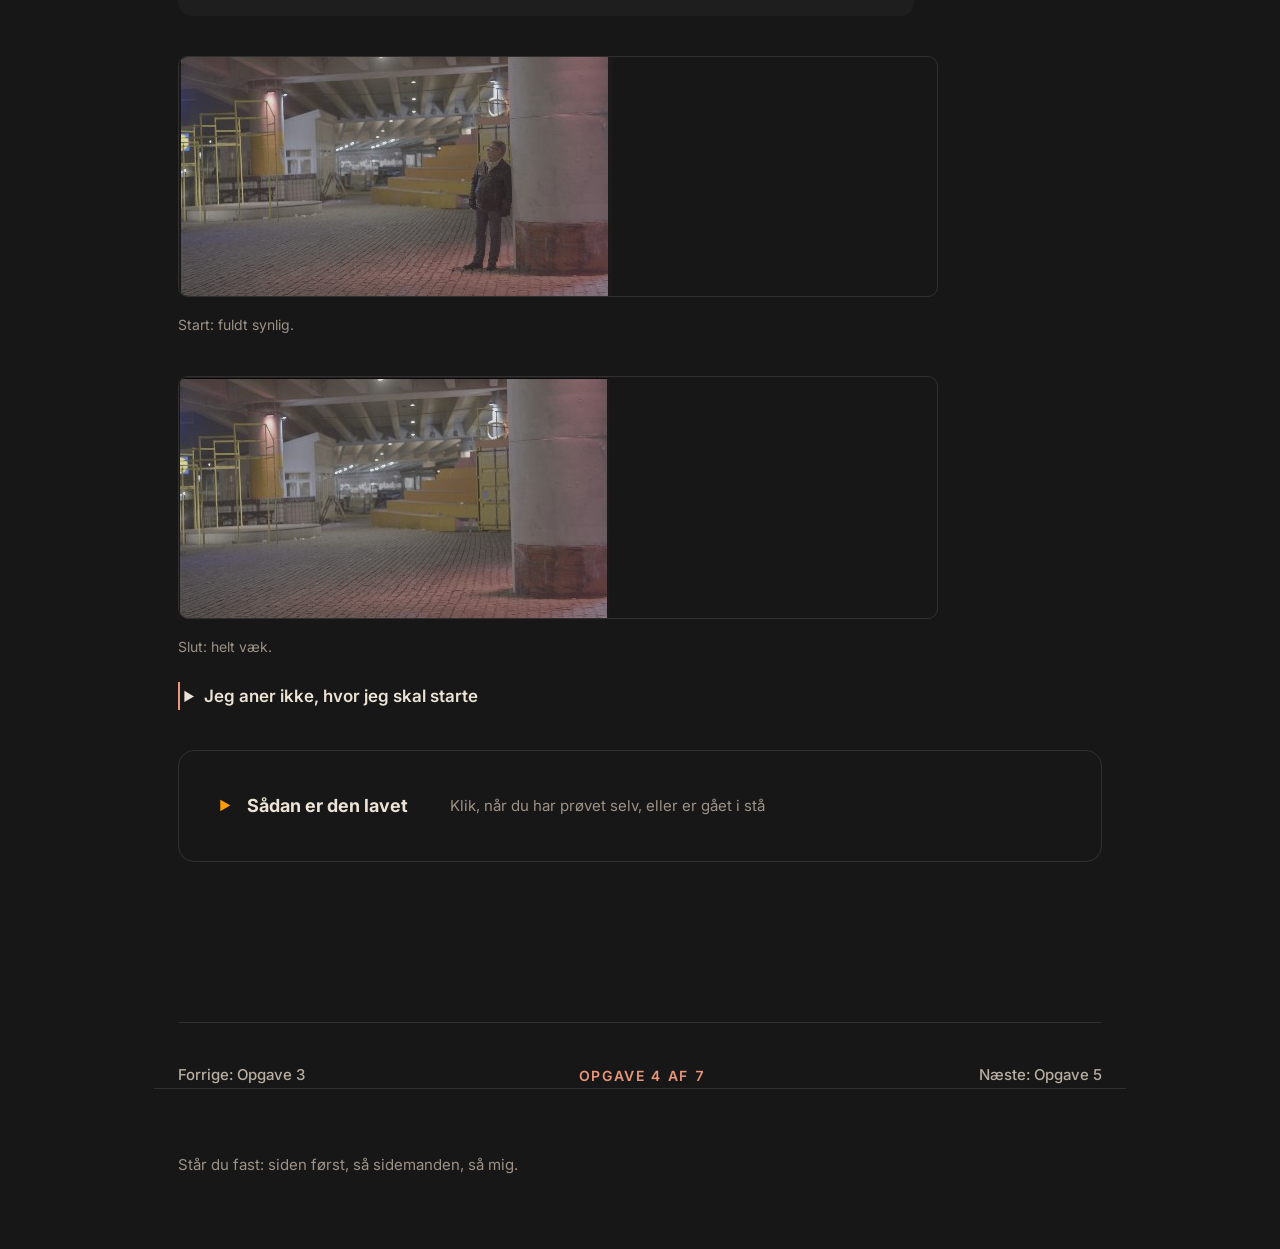
<file: opgave-4-liv.html>
<!DOCTYPE html>
<html lang="da">
<head>
<meta charset="utf-8">
<meta name="viewport" content="width=device-width, initial-scale=1">
<title>Opgave 4 · Introen får liv – kursus i DaVinci Resolve</title>
<meta name="description" content="Opgave 4: Inspector, overgange, fades og Dynamic Zoom på introen. Composite som ekstraopgave.">
<link rel="preconnect" href="https://fonts.googleapis.com">
<link rel="preconnect" href="https://fonts.gstatic.com" crossorigin>
<link href="https://fonts.googleapis.com/css2?family=Inter:wght@300;400;500;600;700;800&display=swap" rel="stylesheet">
<link rel="stylesheet" href="css/style.css">
</head>
<body>

<a class="skip" href="#del1">Spring til opgaven</a>

<nav class="nav" aria-label="Kursets sider">
  <div class="wrap">
  <ul class="nav__list nav__list--desktop">
    <li><a class="nav__link" href="index.html">Inden dagen</a></li>
    <li><a class="nav__link" href="program.html">Program</a></li>
    <li><a class="nav__link" href="velkommen.html">Før vi går i gang</a></li>
    <li>
      <details class="nav__fold nav__fold--active">
        <summary>Opgaver · 04</summary>
        <ul class="nav__sub">
          <li><a href="opgave-1-projektet.html">01 Åbn projektet</a></li>
          <li><a href="opgave-2-import.html">02 Import og udvælgelse</a></li>
          <li><a href="opgave-3-introen.html">03 Genskab introen</a></li>
          <li><a href="opgave-4-liv.html" aria-current="page">04 Introen får liv</a></li>
          <li><a href="opgave-5-titler.html">05 Titel og credits</a></li>
          <li><a href="opgave-6-deliver.html">06 Eksport</a></li>
          <li><a href="opgave-7-color.html">07 Color</a></li>
        </ul>
      </details>
    </li>
    <li><a class="nav__link" href="ressourcer.html">Ressourcer</a></li>
    <li><a class="nav__link" href="undervisning.html">Fif til undervisningen</a></li>
  </ul>
  <details class="nav__toggle">
    <summary class="nav__toggle-btn">Menu <span class="nav__toggle-current">&middot; 04 Introen får liv</span></summary>
    <ul class="nav__list">
      <li><a class="nav__link" href="index.html">Inden dagen</a></li>
      <li><a class="nav__link" href="program.html">Program</a></li>
      <li><a class="nav__link" href="velkommen.html">Før vi går i gang</a></li>
      <li>
        <details class="nav__fold nav__fold--active">
          <summary>Opgaver · 04</summary>
          <ul class="nav__sub">
            <li><a href="opgave-1-projektet.html">01 Åbn projektet</a></li>
            <li><a href="opgave-2-import.html">02 Import og udvælgelse</a></li>
            <li><a href="opgave-3-introen.html">03 Genskab introen</a></li>
            <li><a href="opgave-4-liv.html" aria-current="page">04 Introen får liv</a></li>
            <li><a href="opgave-5-titler.html">05 Titel og credits</a></li>
            <li><a href="opgave-6-deliver.html">06 Eksport</a></li>
            <li><a href="opgave-7-color.html">07 Color</a></li>
          </ul>
        </details>
      </li>
      <li><a class="nav__link" href="ressourcer.html">Ressourcer</a></li>
      <li><a class="nav__link" href="undervisning.html">Fif til undervisningen</a></li>
    </ul>
  </details>
  </div>
</nav>

<div class="wrap">
  <header class="pagehead">
    <p class="kicker">Opgave 4</p>
    <h1 class="pagehead__title">Introen får liv</h1>
    <p class="pagehead__intro">
      Introen er klippet. Nu får den overgange, fades og bevægelse, og det hele
      sker i ét panel: Inspector.
    </p>

    <div class="meta">
      <div>
        <p class="meta__key">Varighed</p>
        <p class="meta__val">40 minutter</p>
      </div>
      <div>
        <p class="meta__key">Start i</p>
        <p class="meta__val"><strong>Opg 4 START</strong> i 04 OPGAVE 4</p>
      </div>
    </div>
  </header>
</div>

<hr class="rule">

<main>

<!-- ===================================================================== -->
<section class="section" id="del1">
  <div class="wrap">
    <p class="kicker">Første del · Vis 5</p>
    <h2 class="section__title">Inspector</h2>

    <div class="phase phase--show">
      <svg class="phase__icon" viewBox="0 0 24 24" aria-hidden="true"><path d="M2 12s3.6-7 10-7 10 7 10 7-3.6 7-10 7S2 12 2 12z"/><circle cx="12" cy="12" r="3"/></svg>
      <p class="phase__label">Vis · 5 min</p>
      <p class="phase__note">Kig med. Hænderne væk fra musen.</p>
    </div>

    <ol class="steps steps--show">
      <li class="step reveal">
        <div>
          <h3 class="step__title">Åbn Inspector</h3>
          <p class="step__body">
            Vælg et klip på timelinen, og klik på <strong>Inspector</strong> i
            øverste højre hjørne. Her styrer du klippets egne indstillinger.
            I dag bruger du <strong>Transform</strong>: zoom, position og rotation.
          </p>
          <p class="step__body">
            Er du kommet for langt ud? Den lille pil ud for hver indstilling sætter
            den tilbage til udgangspunktet.
          </p>
          <figure class="shot shot--tall">
            <div class="shot__frame">
              <img src="assets/l3-6-inspector.jpg"
                   alt="Inspector med sektionen Transform foldet ud."
                   width="413" height="521" loading="lazy">
            </div>
            <figcaption class="shot__caption">Der er mange sektioner. I dag bruger du Transform, Stabilization og Dynamic Zoom.</figcaption>
          </figure>
        </div>
      </li>

      <!-- Tilføjet 2026-10-25 efter ønske fra HP: han bruger Stabilization hele
           tiden. Skærmbillede fra HP (stabilize.png). Kun vist, ikke en GØR-runde. -->
      <li class="step reveal" id="vis-stabilize">
        <div>
          <h3 class="step__title">Gør et rystet klip roligt</h3>
          <p class="step__body">
            Længere nede i Inspector ligger <strong>Stabilization</strong>. Slå den
            til, og klik <strong>Stabilize</strong>. Resolve analyserer klippet og
            tager rysten ud.
          </p>
          <p class="step__body">
            <strong>Camera Lock</strong> gør billedet helt stille, som stod kameraet
            på stativ. <strong>Zoom</strong> zoomer lidt ind, så de sorte kanter, der
            opstår, når billedet flyttes, ikke kan ses. Med <strong>Smooth</strong> og
            <strong>Strength</strong> bestemmer du, hvor meget der rettes.
          </p>
          <figure class="shot shot--tall">
            <div class="shot__frame">
              <img src="assets/o4-3-stabilization.jpg"
                   alt="Inspector med sektionen Stabilization: knappen Stabilize, Mode sat til Perspective, Camera Lock, Zoom og skyderne Cropping Ratio, Smooth og Strength."
                   width="986" height="1208" loading="lazy">
            </div>
            <figcaption class="shot__caption">Stabilize-knappen øverst i sektionen. Resten kan stå på standard til at begynde med.</figcaption>
          </figure>
        </div>
      </li>
    </ol>
  </div>
</section>

<hr class="rule">

<!-- ===================================================================== -->
<section class="section" id="del2">
  <div class="wrap">
    <p class="kicker">Anden del · Vis 4 → Gør 8</p>
    <h2 class="section__title">Overgange og fades</h2>

    <div class="phase phase--show">
      <svg class="phase__icon" viewBox="0 0 24 24" aria-hidden="true"><path d="M2 12s3.6-7 10-7 10 7 10 7-3.6 7-10 7S2 12 2 12z"/><circle cx="12" cy="12" r="3"/></svg>
      <p class="phase__label">Vis · 4 min</p>
      <p class="phase__note">Kig med. Hænderne væk fra musen.</p>
    </div>

    <ol class="steps steps--show">
      <li class="step reveal" id="vis-overgang">
        <div>
          <h3 class="step__title">Sæt en Cross Dissolve ind</h3>
          <p class="step__body">
            Klik på klippepunktet, hvor to klip mødes på timelinen, højreklik, og vælg
            <strong>Add Transition</strong>. Eller tryk <kbd>Ctrl</kbd> +
            <kbd>T</kbd> (Windows) / <kbd>Cmd</kbd> + <kbd>T</kbd> (Mac).
            Standarden er Cross Dissolve. Flere ligger under
            <strong>Effects → Video Transitions</strong>.
          </p>
          <figure class="shot">
            <div class="shot__frame">
              <img src="assets/l3-14-transition.jpg"
                   alt="En overgang mellem to klip på timelinen, vist som en sommerfugleform."
                   width="495" height="97" loading="lazy">
            </div>
            <figcaption class="shot__caption">Overgangen tegnes direkte på timelinen.</figcaption>
          </figure>
        </div>
      </li>

      <li class="step reveal" id="vis-fade">
        <div>
          <h3 class="step__title">Lav en fade med håndtaget</h3>
          <p class="step__body">
            Den hurtigste fade, ingen menuer. Før musen hen over det øverste hjørne
            af et klip, og træk den lille firkant ind mod midten. Det virker i
            begge ender af klippet.
          </p>
          <figure class="shot">
            <div class="shot__frame">
              <img src="assets/l3-13-handles.jpg"
                   alt="Et klip på timelinen med de to små fade-håndtag i de øverste hjørner."
                   width="736" height="123" loading="lazy">
            </div>
          </figure>
        </div>
      </li>
    </ol>

    <details class="phase phase--do">
      <summary>
        <svg class="phase__icon" viewBox="0 0 24 24" aria-hidden="true"><path d="M9 9l5 12 1.8-5.2L21 14z"/><path d="M7.2 2.2 8 5.1"/><path d="M5.1 8l-2.9-.8"/><path d="M14 4.1 12 6"/><path d="M6 12l-1.9 2"/></svg>
        <span class="phase__label">Gør · 8 min</span>
        <span class="phase__note phase__note--closed">Åbn, når jeg siger nu</span>
        <span class="phase__note phase__note--open">Nu er det dig</span>
      </summary>
      <div class="phase__body">
        <p class="do__start"><span>Start i</span> <strong>Opg 4 START</strong></p>
        <p class="task__body">
          Sæt 2-3 overgange ind i introen, der hvor stemningen skifter, og fade
          introen ud til sidst.
        </p>
        <p class="do__how-label">Sådan</p>
        <ul class="do__how">
          <li><strong>Overgang:</strong> klik på klippepunktet, hvor to klip mødes, og tryk
            <kbd>Ctrl</kbd> + <kbd>T</kbd> (Windows) / <kbd>Cmd</kbd> + <kbd>T</kbd> (Mac).
            <a href="#vis-overgang">Se trinet</a></li>
          <li><strong>Fade ud:</strong> træk den lille firkant i øverste hjørne af det
            sidste klip ind mod midten. <a href="#vis-fade">Se trinet</a></li>
        </ul>
        <details class="hint">
          <summary>Hvornår skal jeg bruge en overgang?</summary>
          <p>
            Sparsomt. En overgang markerer et tidsspring eller et stemningsskift. Brug
            den ikke bare for at blødgøre et almindeligt klip. Det sender et forkert
            signal til seeren, og det er et godt fif at give videre til eleverne.
          </p>
        </details>
      </div>
    </details>
  </div>
</section>

<hr class="rule">

<!-- ===================================================================== -->
<!-- NYT INDHOLD, ikke fra kursus 1. HP skal tjekke trinene i Resolve. -->
<section class="section" id="del3">
  <div class="wrap">
    <p class="kicker">Tredje del · Vis 4 → Gør 12</p>
    <h2 class="section__title">Dynamic Zoom</h2>

    <div class="phase phase--show">
      <svg class="phase__icon" viewBox="0 0 24 24" aria-hidden="true"><path d="M2 12s3.6-7 10-7 10 7 10 7-3.6 7-10 7S2 12 2 12z"/><circle cx="12" cy="12" r="3"/></svg>
      <p class="phase__label">Vis · 4 min</p>
      <p class="phase__note">Kig med. Hænderne væk fra musen.</p>
    </div>

    <div class="lead-in">
      <p>
        Et langsomt zoom ind eller ud på et stillestående billede. Det giver liv til
        et roligt klip, og det kræver ingen keyframes.
      </p>
    </div>

    <ol class="steps steps--show">
      <li class="step reveal" id="vis-dz-til">
        <div>
          <h3 class="step__title">Slå Dynamic Zoom til</h3>
          <p class="step__body">
            Vælg et klip, og find <strong>Dynamic Zoom</strong> i Inspector. Slå
            den til med kontakten ud for overskriften.
          </p>
          <figure class="shot shot--tall">
            <div class="shot__frame">
              <img src="assets/o4-1-dynamic-zoom.jpg"
                   alt="Inspector med Dynamic Zoom slået til, menuen Dynamic Zoom Ease og knappen Swap."
                   width="837" height="1075" loading="lazy">
            </div>
          </figure>
        </div>
      </li>

      <li class="step reveal" id="vis-dz-rammer">
        <div>
          <h3 class="step__title">Sæt start og slut i billedet</h3>
          <p class="step__body">
            Skift viewerens overlay til <strong>Dynamic Zoom</strong> med menuen i
            nederste venstre hjørne af viewer. Den <strong>grønne</strong> ramme er,
            hvor klippet starter, den <strong>røde</strong>, hvor det slutter. Træk i
            rammerne, og spil klippet.
          </p>
          <figure class="shot">
            <div class="shot__frame">
              <img src="assets/o4-2-dynamic-zoom-viewer.jpg"
                   alt="Viewer med Dynamic Zoom-overlay: en grøn ramme inde i billedet og en rød ramme langs kanten."
                   width="1160" height="867" loading="lazy">
              <svg class="shot__marks" viewBox="0 0 1160 867" aria-hidden="true" preserveAspectRatio="xMidYMid meet">
                <ellipse class="ring" cx="78" cy="837" rx="56" ry="27"/>
              </svg>
            </div>
            <figcaption class="shot__caption">Overlay-menuen sidder nederst til venstre under billedet.</figcaption>
          </figure>
        </div>
      </li>

      <li class="step reveal" id="vis-dz-vend">
        <div>
          <h3 class="step__title">Vend og blødgør</h3>
          <p class="step__body">
            <strong>Swap</strong> i Inspector bytter start og slut, så et zoom ind
            bliver et zoom ud. Vælg <strong>Ease In and Out</strong> i menuen
            <strong>Dynamic Zoom Ease</strong>, så bevægelsen starter og slutter blødt.
          </p>
        </div>
      </li>
    </ol>

    <details class="phase phase--do">
      <summary>
        <svg class="phase__icon" viewBox="0 0 24 24" aria-hidden="true"><path d="M9 9l5 12 1.8-5.2L21 14z"/><path d="M7.2 2.2 8 5.1"/><path d="M5.1 8l-2.9-.8"/><path d="M14 4.1 12 6"/><path d="M6 12l-1.9 2"/></svg>
        <span class="phase__label">Gør · 12 min</span>
        <span class="phase__note phase__note--closed">Åbn, når jeg siger nu</span>
        <span class="phase__note phase__note--open">Nu er det dig</span>
      </summary>
      <div class="phase__body">
        <p class="do__start"><span>Start i</span> samme timeline, du arbejder i</p>
        <p class="task__body">
          Dynamic Zoom på 2-3 rolige klip i introen. Prøv både ind og ud.
        </p>
        <p class="do__how-label">Sådan</p>
        <ul class="do__how">
          <li>Vælg et roligt klip, og slå <strong>Dynamic Zoom</strong> til i Inspector.
            <a href="#vis-dz-til">Se trinet</a></li>
          <li>Skift viewerens overlay til Dynamic Zoom, og træk i den
            <strong>grønne</strong> ramme (start) og den <strong>røde</strong> (slut).
            <a href="#vis-dz-rammer">Se trinet</a></li>
          <li>Zoom ud i stedet for ind: <strong>Swap</strong>. Blødere bevægelse:
            <strong>Ease In and Out</strong>. <a href="#vis-dz-vend">Se trinet</a></li>
        </ul>
        <details class="hint">
          <summary>Jeg kan ikke se rammerne i billedet</summary>
          <p>
            Overlayet er ikke slået til. Brug menuen nederst til venstre under
            billedet i viewer, og vælg Dynamic Zoom.
          </p>
        </details>
        <p class="do__extra">Hurtigt færdig? <a href="#vis-stabilize">Stabilisér et rystet klip</a>,
          eller <a href="#ekstra">prøv ekstraopgaven nederst</a>.</p>
      </div>
    </details>

    <div class="checkpoint" role="note">
      <p class="checkpoint__label">Checkpoint</p>
      <p class="checkpoint__body">Næste opgave starter i <strong>Opg 5 START</strong>.</p>
    </div>
  </div>
</section>

<hr class="rule">

<!-- ===================================================================== -->
<section class="section" id="ekstra">
  <div class="wrap">
    <div class="extra">
      <p class="extra__label">Hurtigt færdig?</p>
      <p class="extra__body">
        <strong>Få en person til at forsvinde.</strong> Åbn mappen
        <strong>04 OPGAVE 4 · Liv / Ekstra · Composite</strong>, og spil timelinen
        <strong>Opg 4 Ekstra FACIT</strong>. Byg derefter effekten selv i
        <strong>Opg 4 Ekstra START</strong>. Der ligger to stykker af samme optagelse:
        ét med personen og ét uden. Læg dem oven på hinanden på hver sit spor.
        Kameraet stod stille under hele optagelsen.
      </p>
    </div>

    <figure class="shot">
      <div class="shot__frame">
        <img src="assets/l3-20-synlig.jpg" alt="Personen er fuldt synlig." width="433" height="239" loading="lazy">
      </div>
      <figcaption class="shot__caption">Start: fuldt synlig.</figcaption>
    </figure>
    <figure class="shot">
      <div class="shot__frame">
        <img src="assets/l3-22-vaek.jpg" alt="Personen er væk, baggrunden er den samme." width="430" height="241" loading="lazy">
      </div>
      <figcaption class="shot__caption">Slut: helt væk.</figcaption>
    </figure>

    <details class="hint">
      <summary>Jeg aner ikke, hvor jeg skal starte</summary>
      <p>
        Baggrunden er den samme fra start til slut. Se hele klippet i source viewer:
        er der et tidspunkt, hvor personen slet ikke er i billedet?
      </p>
    </details>

    <details class="unfold">
      <summary>
        Sådan er den lavet
        <span class="unfold__note">Klik, når du har prøvet selv, eller er gået i stå</span>
      </summary>
      <div class="unfold__body">
        <ol class="steps">
          <li class="step">
            <div>
              <h3 class="step__title">Læg klippet ned to gange</h3>
              <p class="step__body">
                Samme kildeklip på to spor oven på hinanden. Øverst: trimmet til
                stykket, hvor personen står. Nederst: trimmet til et senere
                tidspunkt, hvor personen er gået.
              </p>
              <figure class="shot">
                <div class="shot__frame">
                  <img src="assets/l3-19-to-spor.jpg" alt="Samme klip på to spor oven på hinanden." width="442" height="280" loading="lazy">
                </div>
              </figure>
            </div>
          </li>
          <li class="step">
            <div>
              <h3 class="step__title">Keyframe Opacity på det øverste lag</h3>
              <p class="step__body">
                Inspector → <strong>Composite</strong>. Sæt playheadet ved starten,
                og klik diamanten ud for <strong>Opacity</strong> ved 100 %. Flyt
                playheadet et par sekunder frem, og sæt Opacity til 0 %.
              </p>
              <figure class="shot">
                <div class="shot__frame">
                  <img src="assets/l3-24-opacity-keyframe.jpg" alt="Opacity i Inspector midt i en overgang." width="410" height="303" loading="lazy">
                </div>
              </figure>
            </div>
          </li>
          <li class="step">
            <div>
              <h3 class="step__title">Saml det i et Compound Clip</h3>
              <p class="step__body">
                Marker begge klip, højreklik, og vælg <strong>New Compound Clip</strong>.
                Nu er det ét klip på timelinen. Dobbeltklik for at redigere lagene igen.
              </p>
              <figure class="shot">
                <div class="shot__frame">
                  <img src="assets/l3-23-new-compound-clip.jpg" alt="Højrekliksmenuen med New Compound Clip." width="280" height="135" loading="lazy">
                </div>
              </figure>
            </div>
          </li>
        </ol>
      </div>
    </details>
  </div>
</section>

</main>

<!-- ===================================================================== -->
<div class="wrap">
  <nav class="lesson-nav" aria-label="Mellem siderne">
    <a class="nav__link" href="opgave-3-introen.html">Forrige: Opgave 3</a>
    <span class="lesson-nav__where">Opgave 4 af 7</span>
    <a class="nav__link" href="opgave-5-titler.html">Næste: Opgave 5</a>
  </nav>
</div>

<footer class="footer">
  <div class="wrap">
    <p>Står du fast: siden først, så sidemanden, så mig.</p>
  </div>
</footer>

</body>
</html>
</file>
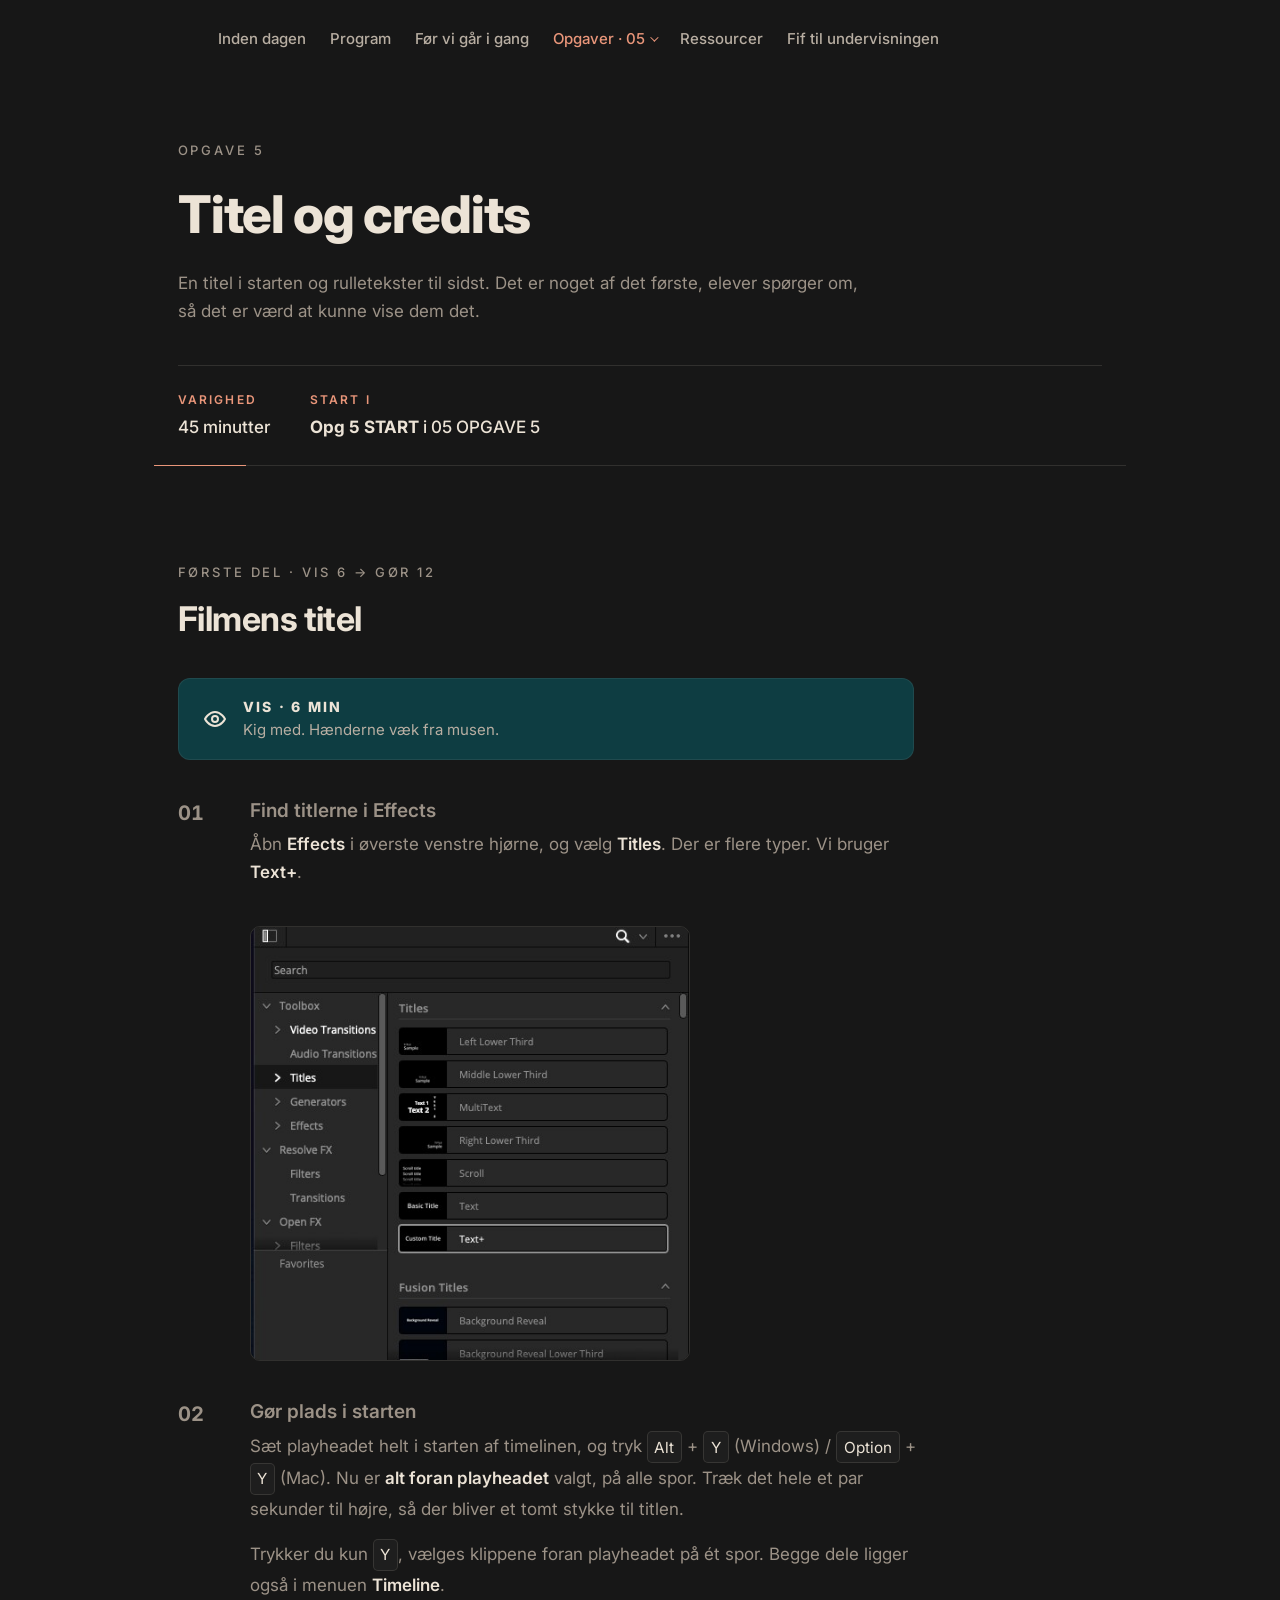
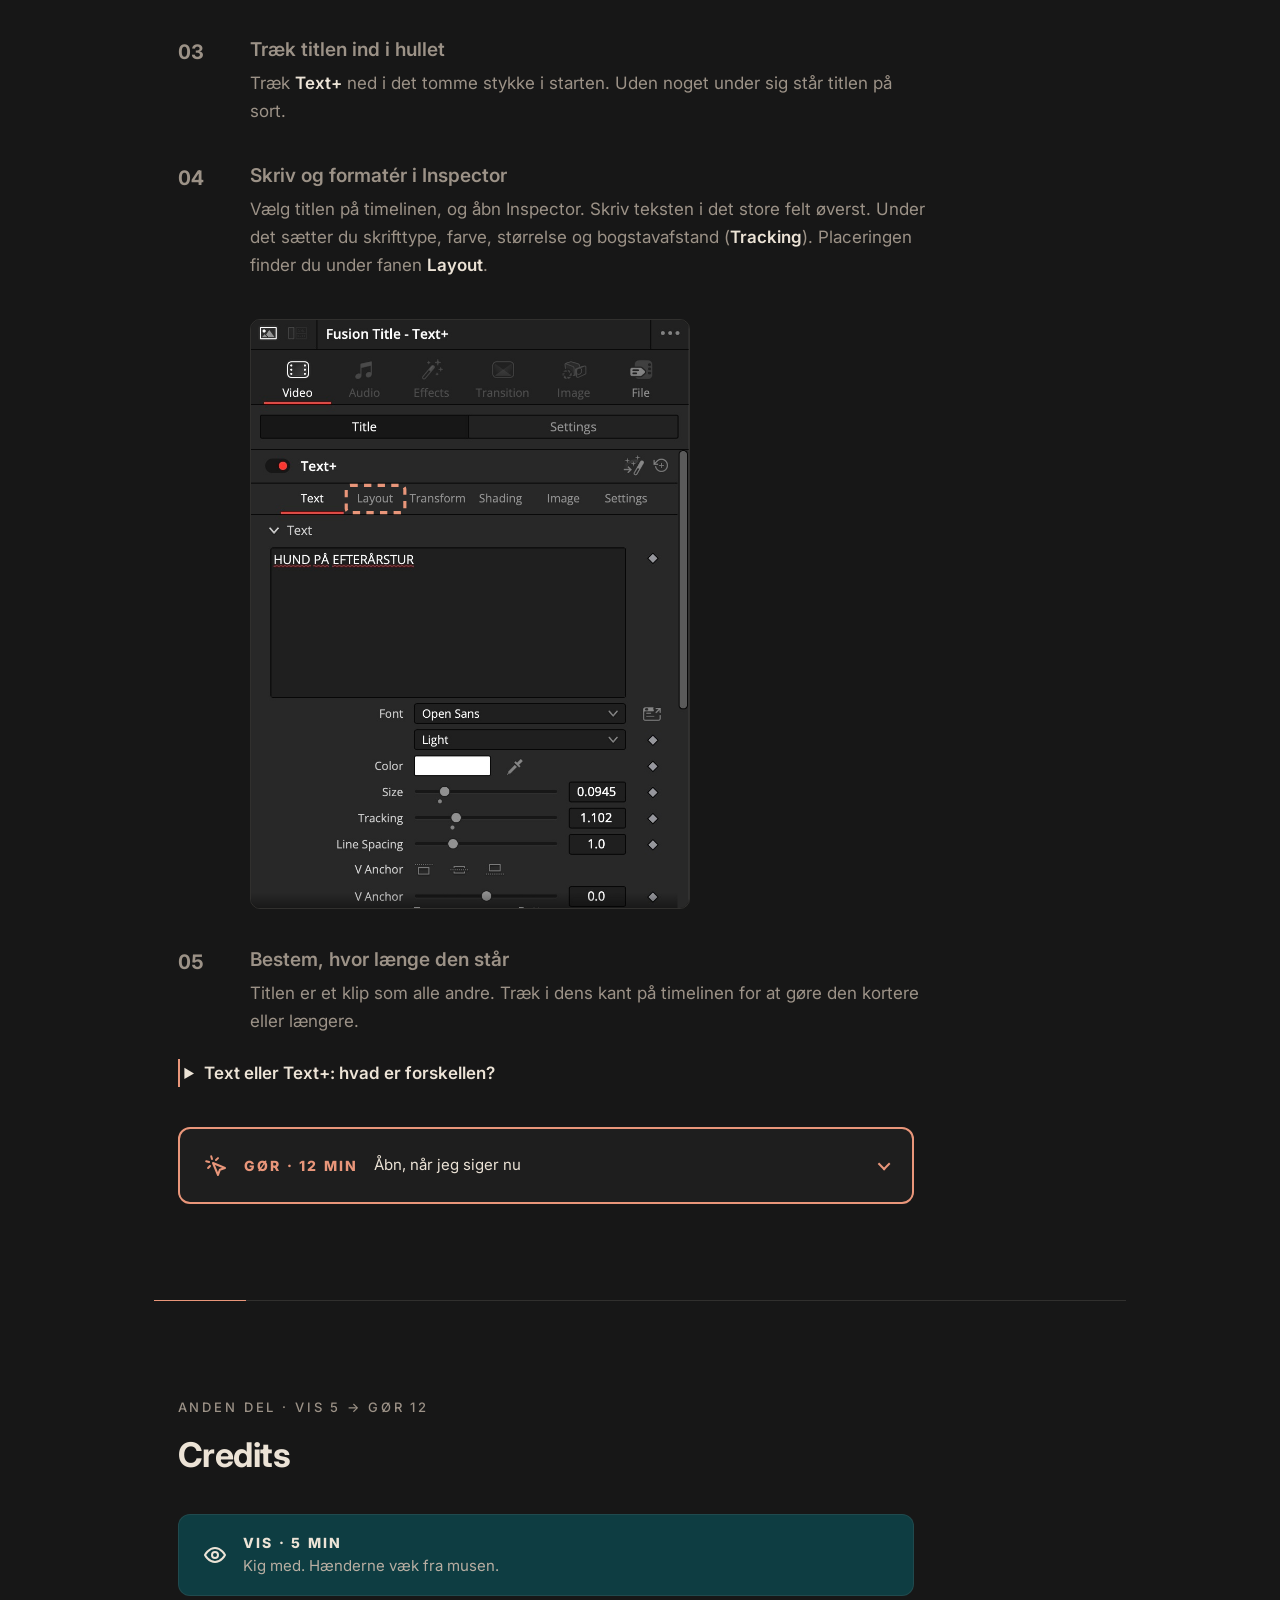
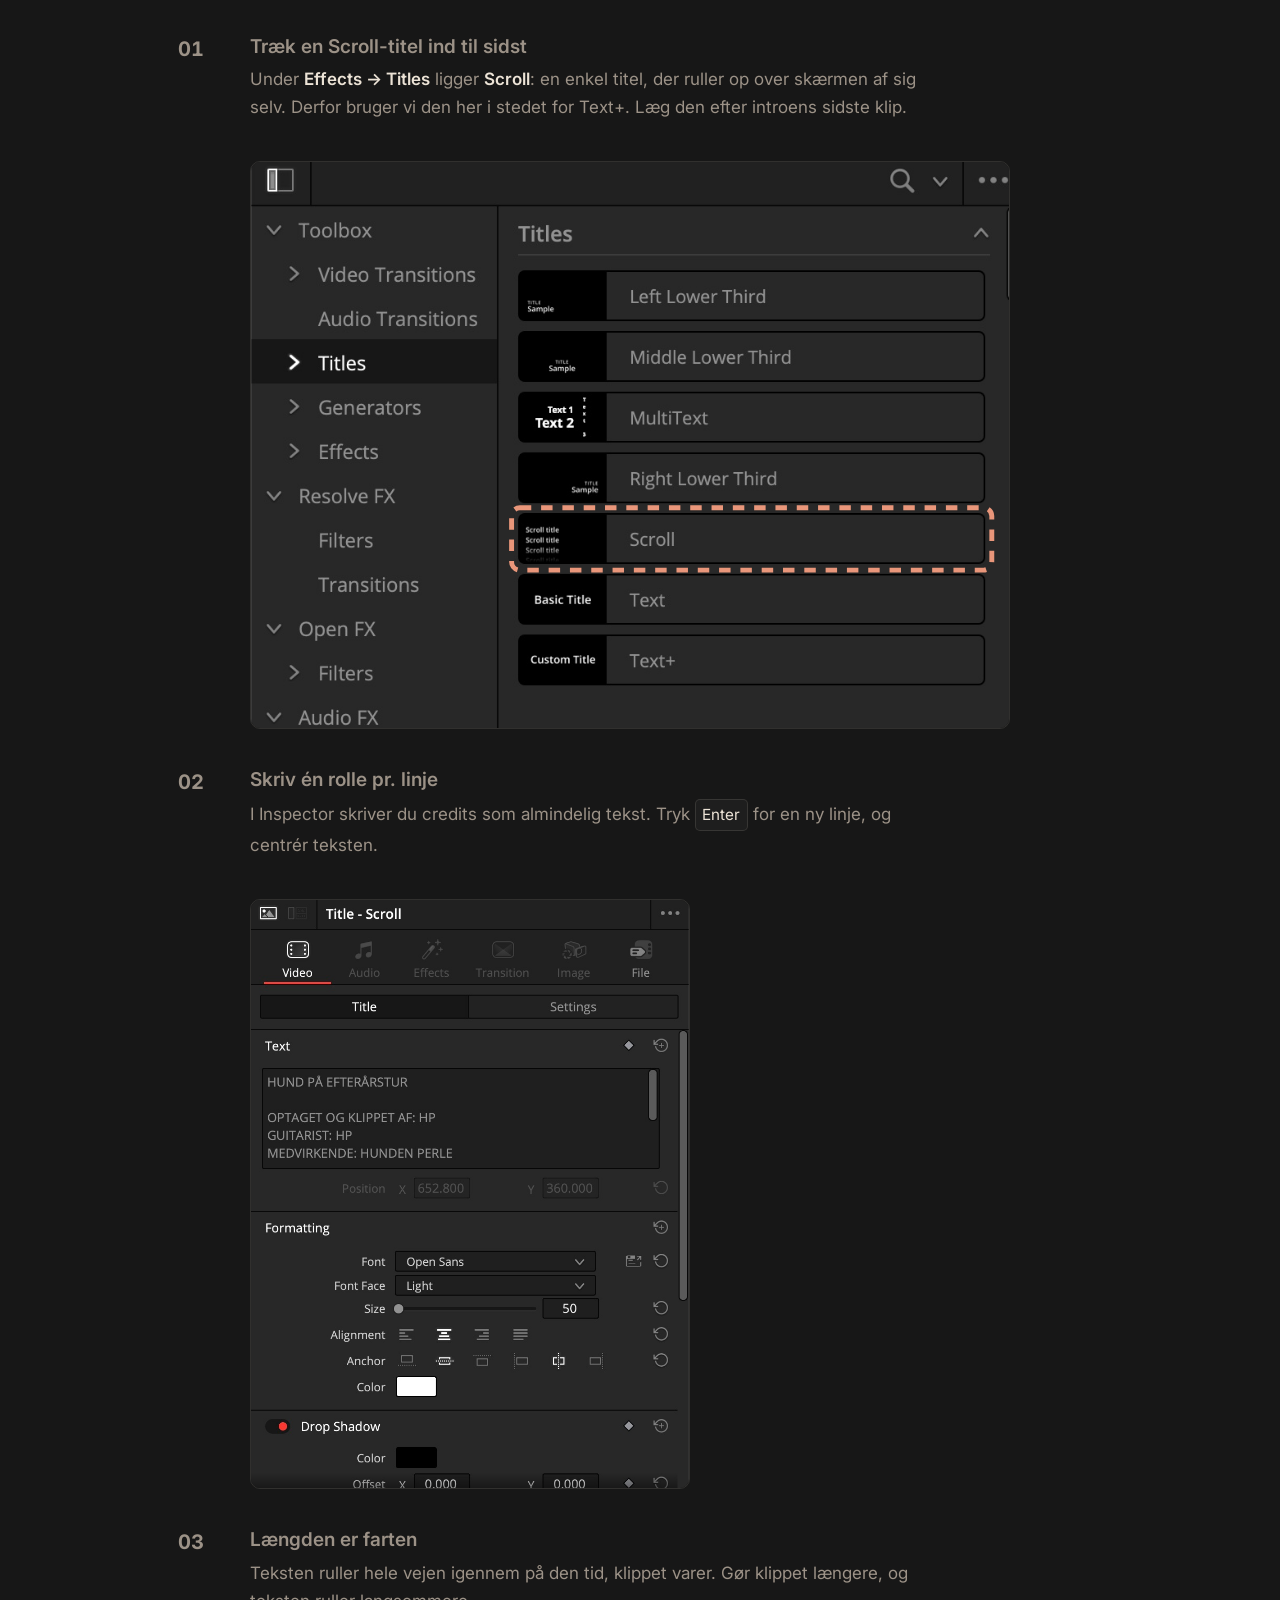
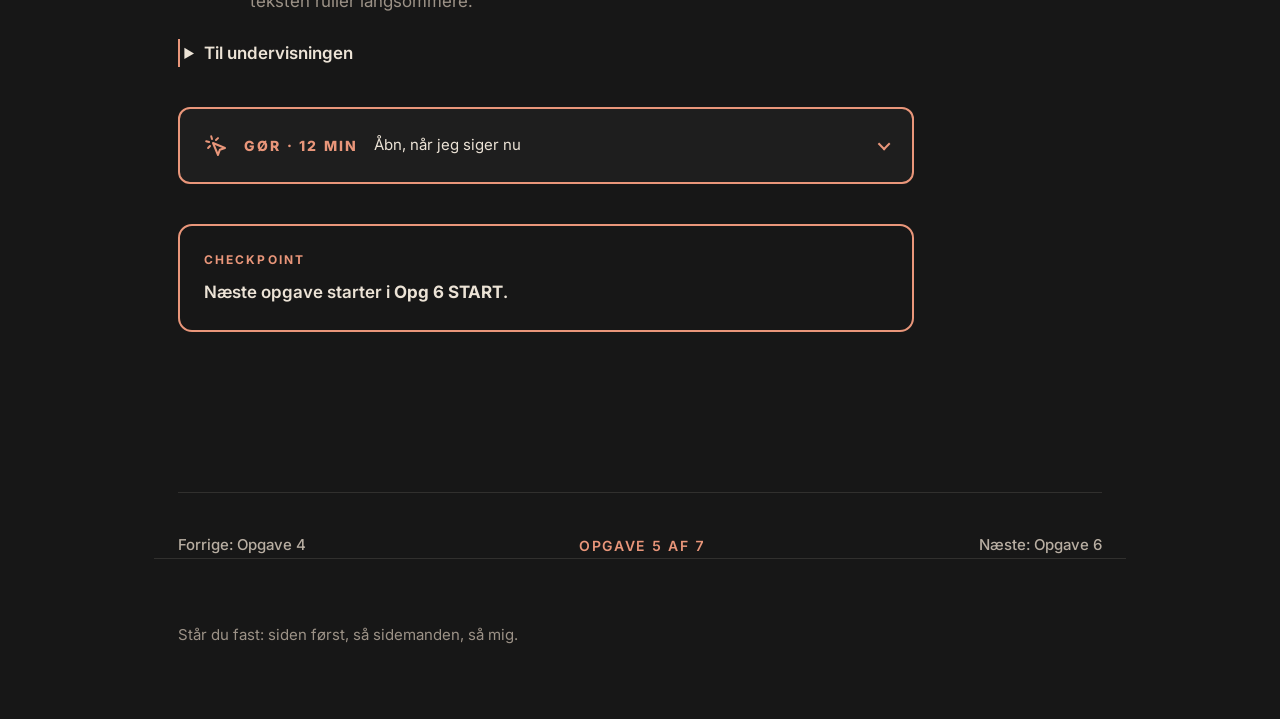
<file: opgave-5-titler.html>
<!DOCTYPE html>
<html lang="da">
<head>
<meta charset="utf-8">
<meta name="viewport" content="width=device-width, initial-scale=1">
<title>Opgave 5 · Titel og credits – kursus i DaVinci Resolve</title>
<meta name="description" content="Opgave 5: en titel i starten og rulletekster til sidst, lavet på Edit-siden.">
<link rel="preconnect" href="https://fonts.googleapis.com">
<link rel="preconnect" href="https://fonts.gstatic.com" crossorigin>
<link href="https://fonts.googleapis.com/css2?family=Inter:wght@300;400;500;600;700;800&display=swap" rel="stylesheet">
<link rel="stylesheet" href="css/style.css">
</head>
<body>

<a class="skip" href="#del1">Spring til opgaven</a>

<nav class="nav" aria-label="Kursets sider">
  <div class="wrap">
  <ul class="nav__list nav__list--desktop">
    <li><a class="nav__link" href="index.html">Inden dagen</a></li>
    <li><a class="nav__link" href="program.html">Program</a></li>
    <li><a class="nav__link" href="velkommen.html">Før vi går i gang</a></li>
    <li>
      <details class="nav__fold nav__fold--active">
        <summary>Opgaver · 05</summary>
        <ul class="nav__sub">
          <li><a href="opgave-1-projektet.html">01 Åbn projektet</a></li>
          <li><a href="opgave-2-import.html">02 Import og udvælgelse</a></li>
          <li><a href="opgave-3-introen.html">03 Genskab introen</a></li>
          <li><a href="opgave-4-liv.html">04 Introen får liv</a></li>
          <li><a href="opgave-5-titler.html" aria-current="page">05 Titel og credits</a></li>
          <li><a href="opgave-6-deliver.html">06 Eksport</a></li>
          <li><a href="opgave-7-color.html">07 Color</a></li>
        </ul>
      </details>
    </li>
    <li><a class="nav__link" href="ressourcer.html">Ressourcer</a></li>
    <li><a class="nav__link" href="undervisning.html">Fif til undervisningen</a></li>
  </ul>
  <details class="nav__toggle">
    <summary class="nav__toggle-btn">Menu <span class="nav__toggle-current">&middot; 05 Titel og credits</span></summary>
    <ul class="nav__list">
      <li><a class="nav__link" href="index.html">Inden dagen</a></li>
      <li><a class="nav__link" href="program.html">Program</a></li>
      <li><a class="nav__link" href="velkommen.html">Før vi går i gang</a></li>
      <li>
        <details class="nav__fold nav__fold--active">
          <summary>Opgaver · 05</summary>
          <ul class="nav__sub">
            <li><a href="opgave-1-projektet.html">01 Åbn projektet</a></li>
            <li><a href="opgave-2-import.html">02 Import og udvælgelse</a></li>
            <li><a href="opgave-3-introen.html">03 Genskab introen</a></li>
            <li><a href="opgave-4-liv.html">04 Introen får liv</a></li>
            <li><a href="opgave-5-titler.html" aria-current="page">05 Titel og credits</a></li>
            <li><a href="opgave-6-deliver.html">06 Eksport</a></li>
            <li><a href="opgave-7-color.html">07 Color</a></li>
          </ul>
        </details>
      </li>
      <li><a class="nav__link" href="ressourcer.html">Ressourcer</a></li>
      <li><a class="nav__link" href="undervisning.html">Fif til undervisningen</a></li>
    </ul>
  </details>
  </div>
</nav>

<div class="wrap">
  <header class="pagehead">
    <p class="kicker">Opgave 5</p>
    <h1 class="pagehead__title">Titel og credits</h1>
    <p class="pagehead__intro">
      En titel i starten og rulletekster til sidst. Det er noget af det første,
      elever spørger om, så det er værd at kunne vise dem det.
    </p>

    <div class="meta">
      <div>
        <p class="meta__key">Varighed</p>
        <p class="meta__val">45 minutter</p>
      </div>
      <div>
        <p class="meta__key">Start i</p>
        <p class="meta__val"><strong>Opg 5 START</strong> i 05 OPGAVE 5</p>
      </div>
    </div>
  </header>
</div>

<hr class="rule">

<main>

<!-- ===================================================================== -->
<!-- Besluttet af HP 2026-10-21: Text+ til titlen, med forklaring af forskellen
     til Text. Credits bruger stadig Scroll, som ruller af sig selv. -->
<section class="section" id="del1">
  <div class="wrap">
    <p class="kicker">Første del · Vis 6 → Gør 12</p>
    <h2 class="section__title">Filmens titel</h2>

    <div class="phase phase--show">
      <svg class="phase__icon" viewBox="0 0 24 24" aria-hidden="true"><path d="M2 12s3.6-7 10-7 10 7 10 7-3.6 7-10 7S2 12 2 12z"/><circle cx="12" cy="12" r="3"/></svg>
      <p class="phase__label">Vis · 6 min</p>
      <p class="phase__note">Kig med. Hænderne væk fra musen.</p>
    </div>

    <ol class="steps steps--show">
      <li class="step reveal" id="vis-del1-1">
        <div>
          <h3 class="step__title">Find titlerne i Effects</h3>
          <p class="step__body">
            Åbn <strong>Effects</strong> i øverste venstre hjørne, og vælg
            <strong>Titles</strong>. Der er flere typer. Vi bruger
            <strong>Text+</strong>.
          </p>
          <figure class="shot shot--tall">
            <div class="shot__frame">
              <img src="assets/l3-7-titel-effekt.jpg"
                   alt="Effects-panelet med Titles valgt og listen over titeltyper, blandt dem Text+ og Scroll."
                   width="492" height="487" loading="lazy">
            </div>
          </figure>
        </div>
      </li>

      <li class="step reveal" id="vis-del1-2">
        <div>
          <h3 class="step__title">Gør plads i starten</h3>
          <!-- Rettelse fra HP 2026-10-21: de skal lære at vælge alt foran
               playheadet. Option + Y (alle spor) bekræftet af HP i 21.1.1 på Mac. -->
          <p class="step__body">
            Sæt playheadet helt i starten af timelinen, og tryk <kbd>Alt</kbd> +
            <kbd>Y</kbd> (Windows) / <kbd>Option</kbd> + <kbd>Y</kbd> (Mac). Nu er
            <strong>alt foran playheadet</strong> valgt, på alle spor. Træk det hele
            et par sekunder til højre, så der bliver et tomt stykke til titlen.
          </p>
          <p class="step__body">
            Trykker du kun <kbd>Y</kbd>, vælges klippene foran playheadet på ét spor.
            Begge dele ligger også i menuen <strong>Timeline</strong>.
          </p>
        </div>
      </li>

      <li class="step reveal" id="vis-del1-3">
        <div>
          <h3 class="step__title">Træk titlen ind i hullet</h3>
          <p class="step__body">
            Træk <strong>Text+</strong> ned i det tomme stykke i starten. Uden noget
            under sig står titlen på sort.
          </p>
        </div>
      </li>

      <li class="step reveal" id="vis-del1-4">
        <div>
          <h3 class="step__title">Skriv og formatér i Inspector</h3>
          <p class="step__body">
            Vælg titlen på timelinen, og åbn Inspector. Skriv teksten i det store
            felt øverst. Under det sætter du skrifttype, farve, størrelse og
            bogstavafstand (<strong>Tracking</strong>). Placeringen finder du under
            fanen <strong>Layout</strong>.
          </p>
          <figure class="shot shot--tall">
            <div class="shot__frame">
              <img src="assets/o5-1-titel-inspector.jpg"
                   alt="Text+-titlen i Inspector med tekstfeltet øverst og derunder Font, Color, Size og Tracking."
                   width="837" height="1125" loading="lazy">
              <svg class="shot__marks" viewBox="0 0 837 1125" aria-hidden="true" preserveAspectRatio="xMidYMid meet">
                <rect class="box" x="182" y="316" width="112" height="52" rx="8"/>
              </svg>
            </div>
          </figure>
        </div>
      </li>

      <li class="step reveal" id="vis-del1-5">
        <div>
          <h3 class="step__title">Bestem, hvor længe den står</h3>
          <p class="step__body">
            Titlen er et klip som alle andre. Træk i dens kant på timelinen for at
            gøre den kortere eller længere.
          </p>
        </div>
      </li>
    </ol>

    <details class="hint">
      <summary>Text eller Text+: hvad er forskellen?</summary>
      <p>
        <strong>Text</strong> er den enkle titel: skrift, størrelse, farve og
        placering, og ikke meget mere. <strong>Text+</strong> er bygget på Fusion
        under motorhjelmen, men du redigerer den i Inspector som alt andet. Den
        giver mere: skygge, kant, bogstavafstand og animation, og den ser
        skarpere ud. Begge virker i gratisversionen.
      </p>
      <p>
        Til eleverne: start dem på Text+. Den er ikke sværere at bruge, og de
        løber ikke tør for muligheder, når de vil have mere.
      </p>
    </details>

    <details class="phase phase--do">
      <summary>
        <svg class="phase__icon" viewBox="0 0 24 24" aria-hidden="true"><path d="M9 9l5 12 1.8-5.2L21 14z"/><path d="M7.2 2.2 8 5.1"/><path d="M5.1 8l-2.9-.8"/><path d="M14 4.1 12 6"/><path d="M6 12l-1.9 2"/></svg>
        <span class="phase__label">Gør · 12 min</span>
        <span class="phase__note phase__note--closed">Åbn, når jeg siger nu</span>
        <span class="phase__note phase__note--open">Nu er det dig</span>
      </summary>
      <div class="phase__body">
        <p class="do__start"><span>Start i</span> Opg 5 START</p>
        <p class="task__body">
          Gør plads i starten med <kbd>Alt</kbd> + <kbd>Y</kbd> (Windows) / <kbd>Option</kbd> + <kbd>Y</kbd> (Mac), og sæt titlen <em>Hund på efterårstur</em> ind på sort før introen. Vælg en skrift, der passer til filmen.
        </p>
        <p class="do__how-label">Sådan</p>
        <ul class="do__how">
          <li>Playhead i starten → <kbd>Alt</kbd> + <kbd>Y</kbd> (Windows) / <kbd>Option</kbd> + <kbd>Y</kbd> (Mac), og træk alt et par sekunder til højre. <a href="#vis-del1-2">Se trinet</a></li>
          <li><strong>Effects → Titles → Text+</strong>: træk den ind i hullet. <a href="#vis-del1-3">Se trinet</a></li>
          <li>Skriv teksten i Inspector. Placeringen ligger under fanen <strong>Layout</strong>. <a href="#vis-del1-4">Se trinet</a></li>
        </ul>
      </div>
    </details>

  </div>
</section>

<hr class="rule">

<!-- ===================================================================== -->
<!-- NYT INDHOLD, ikke fra kursus 1. HP skal tjekke trinene i Resolve. -->
<section class="section" id="del2">
  <div class="wrap">
    <p class="kicker">Anden del · Vis 5 → Gør 12</p>
    <h2 class="section__title">Credits</h2>

    <div class="phase phase--show">
      <svg class="phase__icon" viewBox="0 0 24 24" aria-hidden="true"><path d="M2 12s3.6-7 10-7 10 7 10 7-3.6 7-10 7S2 12 2 12z"/><circle cx="12" cy="12" r="3"/></svg>
      <p class="phase__label">Vis · 5 min</p>
      <p class="phase__note">Kig med. Hænderne væk fra musen.</p>
    </div>

    <ol class="steps steps--show">
      <li class="step reveal" id="vis-del2-1">
        <div>
          <h3 class="step__title">Træk en Scroll-titel ind til sidst</h3>
          <p class="step__body">
            Under <strong>Effects → Titles</strong> ligger <strong>Scroll</strong>:
            en enkel titel, der ruller op over skærmen af sig selv. Derfor bruger vi
            den her i stedet for Text+. Læg den efter introens sidste klip.
          </p>
          <figure class="shot">
            <div class="shot__frame">
              <img src="assets/o5-2-credits.jpg"
                   alt="Effects-panelet med Toolbox, Titles valgt og listen med blandt andet Scroll, Text og Text+."
                   width="925" height="690" loading="lazy">
              <svg class="shot__marks" viewBox="0 0 925 690" aria-hidden="true" preserveAspectRatio="xMidYMid meet">
                <rect class="box" x="318" y="422" width="586" height="76" rx="10"/>
              </svg>
            </div>
          </figure>
        </div>
      </li>

      <li class="step reveal" id="vis-del2-2">
        <div>
          <h3 class="step__title">Skriv én rolle pr. linje</h3>
          <p class="step__body">
            I Inspector skriver du credits som almindelig tekst. Tryk
            <kbd>Enter</kbd> for en ny linje, og centrér teksten.
          </p>
          <figure class="shot shot--tall">
            <div class="shot__frame">
              <img src="assets/o5-3-credits-inspector.jpg"
                   alt="Scroll-titlen i Inspector med credits i tekstfeltet og Formatting nedenunder: Font, Size, Alignment og Color."
                   width="837" height="1125" loading="lazy">
            </div>
          </figure>
        </div>
      </li>

      <li class="step reveal" id="vis-del2-3">
        <div>
          <h3 class="step__title">Længden er farten</h3>
          <p class="step__body">
            Teksten ruller hele vejen igennem på den tid, klippet varer. Gør klippet
            længere, og teksten ruller langsommere.
          </p>
        </div>
      </li>
    </ol>

    <details class="hint">
      <summary>Til undervisningen</summary>
      <p>
        Lad eleverne skrive credits med rigtige roller, også selvom én person har
        gjort det hele. Det tvinger dem til at tænke over, hvem der lavede hvad, og
        det er et godt sted at tale om musikrettigheder.
      </p>
    </details>

    <details class="phase phase--do">
      <summary>
        <svg class="phase__icon" viewBox="0 0 24 24" aria-hidden="true"><path d="M9 9l5 12 1.8-5.2L21 14z"/><path d="M7.2 2.2 8 5.1"/><path d="M5.1 8l-2.9-.8"/><path d="M14 4.1 12 6"/><path d="M6 12l-1.9 2"/></svg>
        <span class="phase__label">Gør · 12 min</span>
        <span class="phase__note phase__note--closed">Åbn, når jeg siger nu</span>
        <span class="phase__note phase__note--open">Nu er det dig</span>
      </summary>
      <div class="phase__body">
        <p class="do__start"><span>Start i</span> samme timeline, du arbejder i</p>
        <p class="task__body">
          Lav credits til introen: instruktør, klipper, musik og medvirkende. Find en fart, så man kan nå at læse dem.
        </p>
        <p class="do__how-label">Sådan</p>
        <ul class="do__how">
          <li><strong>Effects → Titles → Scroll</strong>: træk den ind efter introens sidste klip. <a href="#vis-del2-1">Se trinet</a></li>
          <li>Én rolle pr. linje i Inspector, og centrér teksten. <a href="#vis-del2-2">Se trinet</a></li>
          <li>Længere klip giver langsommere rulning. <a href="#vis-del2-3">Se trinet</a></li>
        </ul>
        <div class="extra">
          <p class="extra__label">Hurtigt færdig?</p>
          <p class="extra__body">
            Fade titlen ind og ud med håndtagene fra Opgave 4, eller sæt en Cross
            Dissolve i begge ender af den.
          </p>
        </div>
      </div>
    </details>

    <div class="checkpoint" role="note">
      <p class="checkpoint__label">Checkpoint</p>
      <p class="checkpoint__body">Næste opgave starter i <strong>Opg 6 START</strong>.</p>
    </div>

  </div>
</section>

</main>

<!-- ===================================================================== -->
<div class="wrap">
  <nav class="lesson-nav" aria-label="Mellem siderne">
    <a class="nav__link" href="opgave-4-liv.html">Forrige: Opgave 4</a>
    <span class="lesson-nav__where">Opgave 5 af 7</span>
    <a class="nav__link" href="opgave-6-deliver.html">Næste: Opgave 6</a>
  </nav>
</div>

<footer class="footer">
  <div class="wrap">
    <p>Står du fast: siden først, så sidemanden, så mig.</p>
  </div>
</footer>

</body>
</html>
</file>
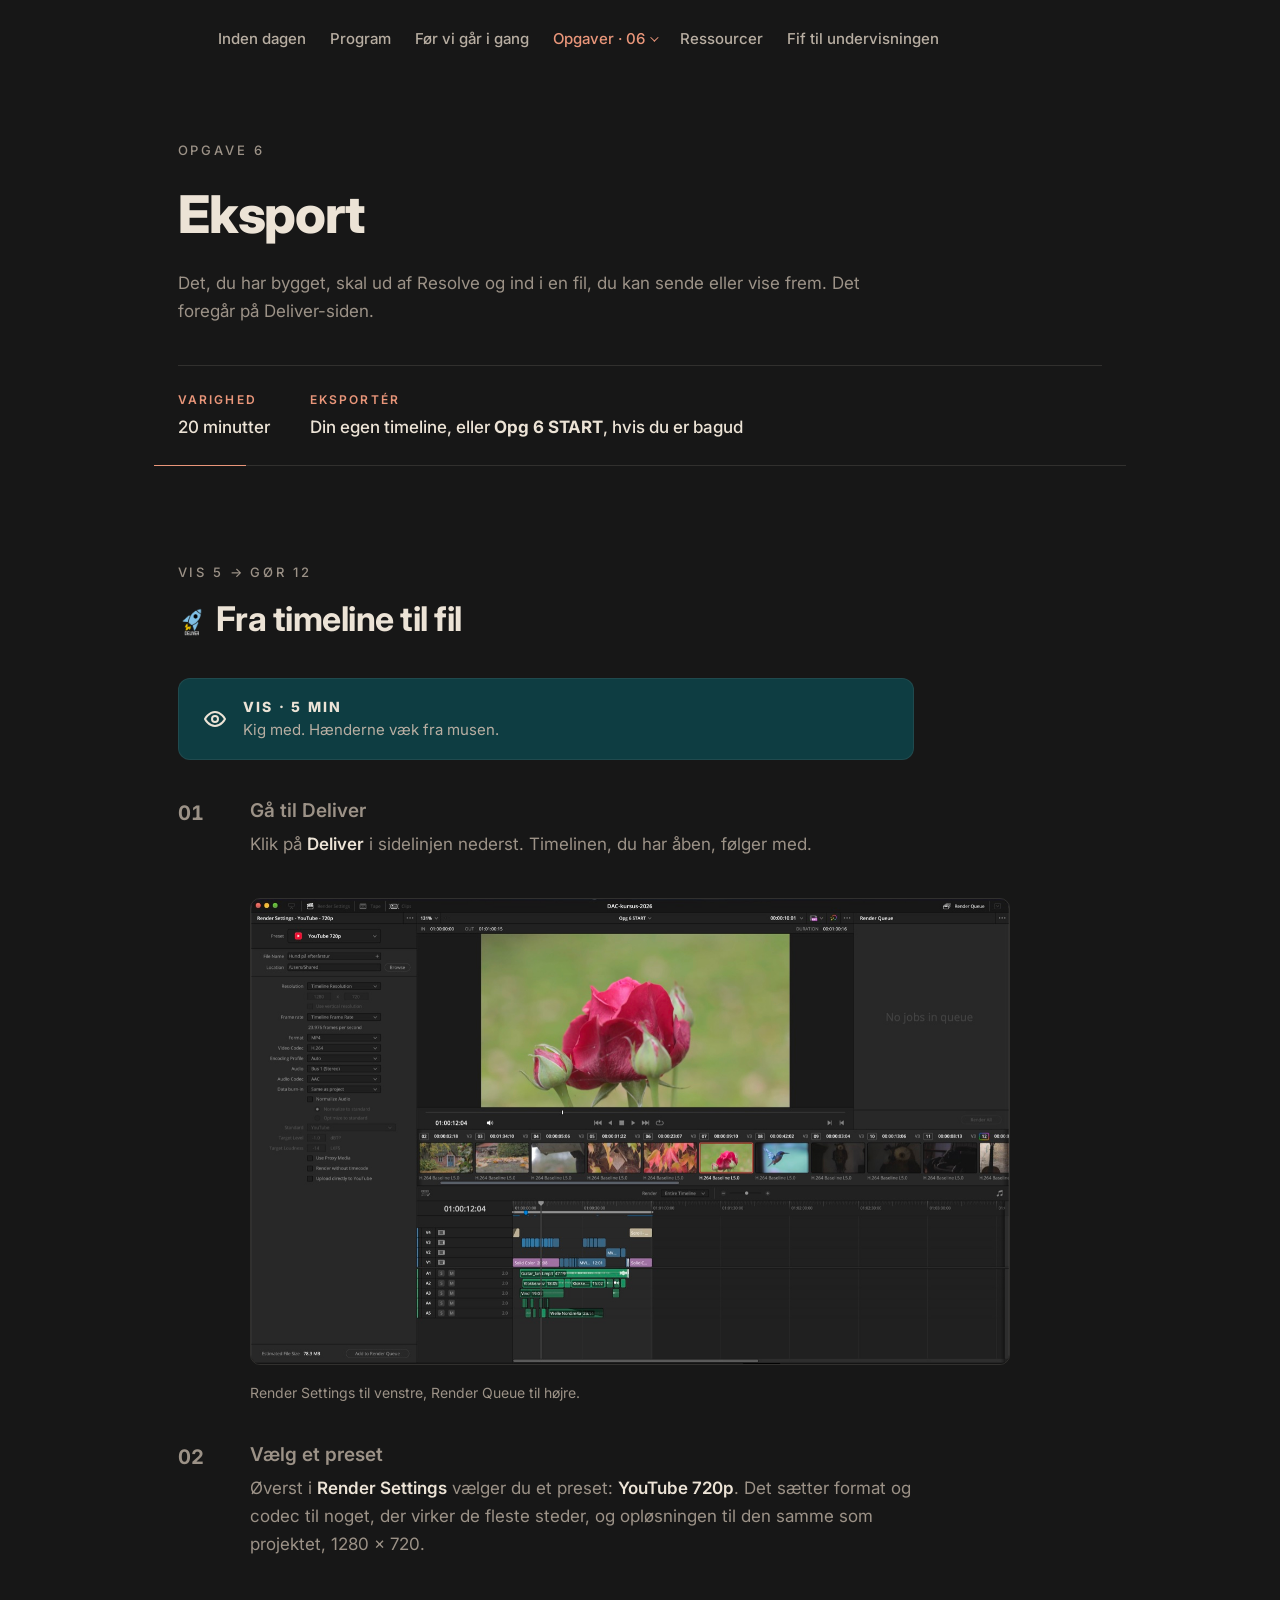
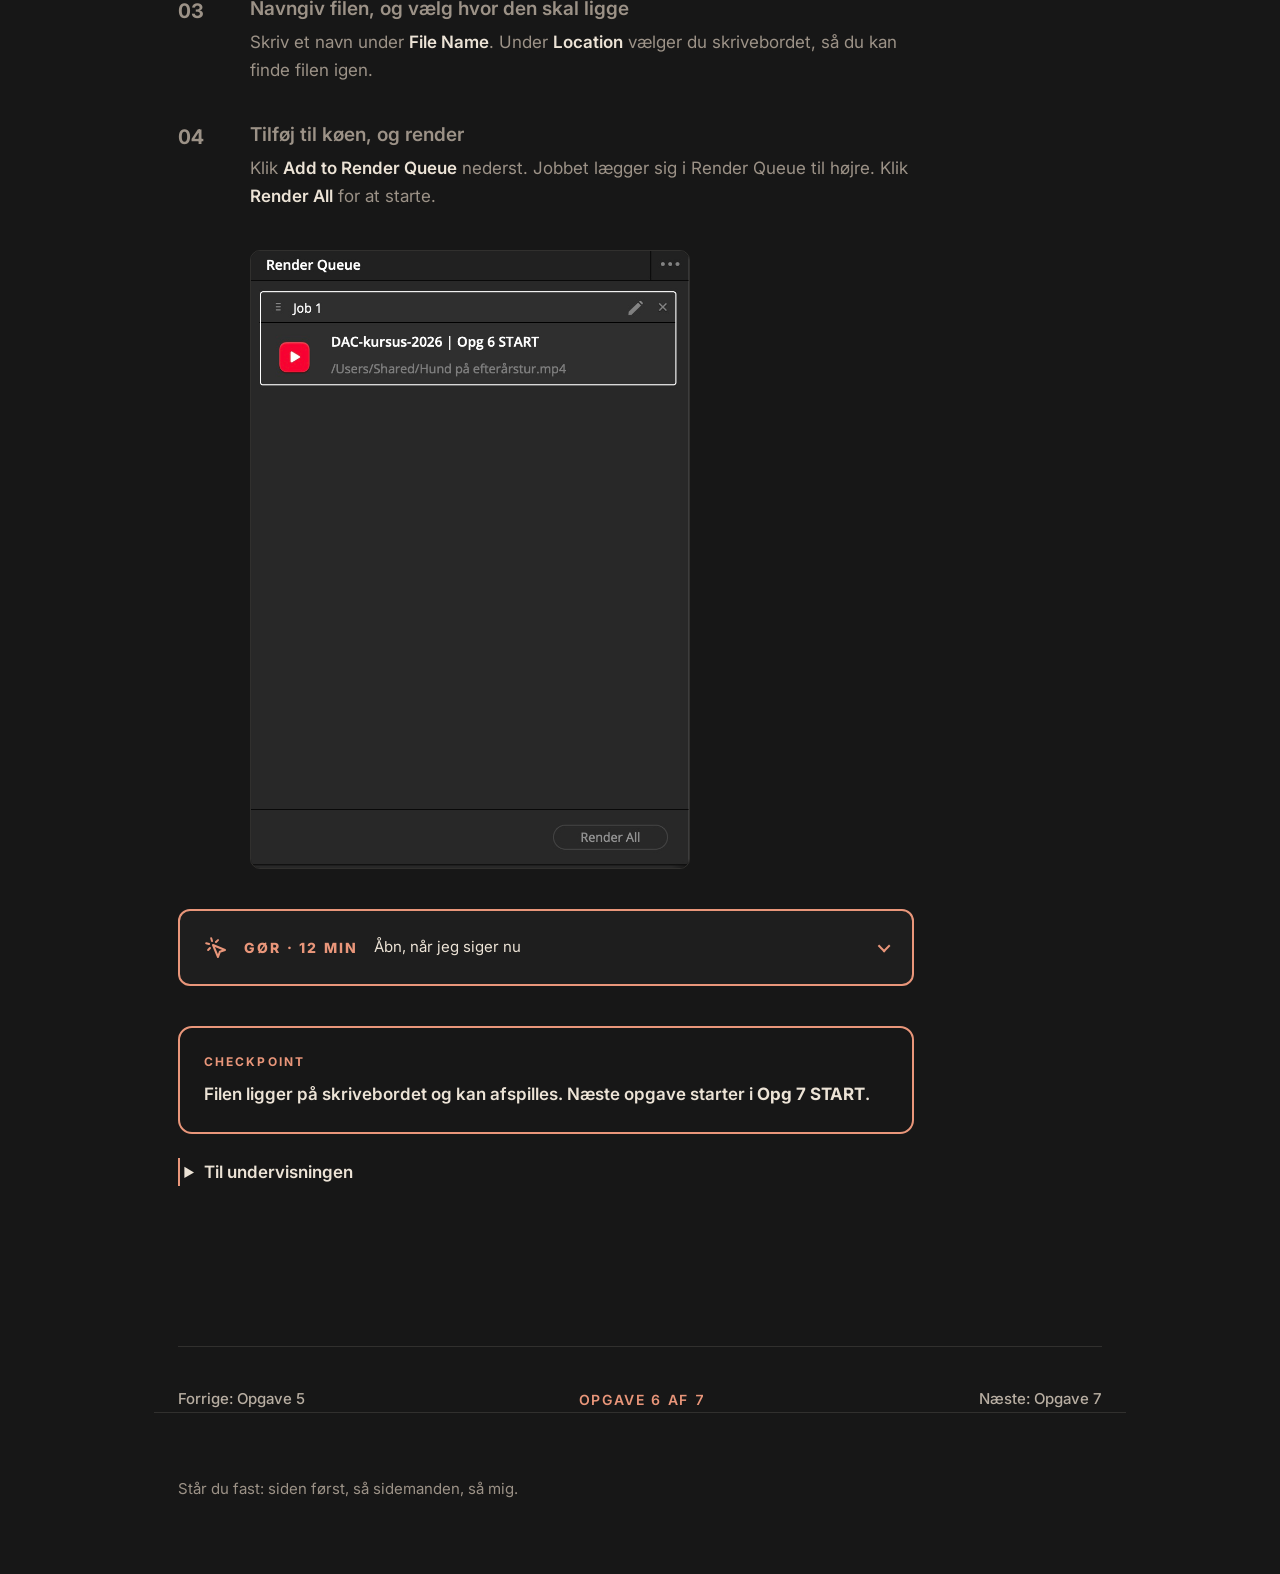
<file: opgave-6-deliver.html>
<!DOCTYPE html>
<html lang="da">
<head>
<meta charset="utf-8">
<meta name="viewport" content="width=device-width, initial-scale=1">
<title>Opgave 6 · Eksport – kursus i DaVinci Resolve</title>
<meta name="description" content="Opgave 6: gør introen til en fil på Deliver-siden.">
<link rel="preconnect" href="https://fonts.googleapis.com">
<link rel="preconnect" href="https://fonts.gstatic.com" crossorigin>
<link href="https://fonts.googleapis.com/css2?family=Inter:wght@300;400;500;600;700;800&display=swap" rel="stylesheet">
<link rel="stylesheet" href="css/style.css">
</head>
<body>

<a class="skip" href="#del1">Spring til opgaven</a>

<nav class="nav" aria-label="Kursets sider">
  <div class="wrap">
  <ul class="nav__list nav__list--desktop">
    <li><a class="nav__link" href="index.html">Inden dagen</a></li>
    <li><a class="nav__link" href="program.html">Program</a></li>
    <li><a class="nav__link" href="velkommen.html">Før vi går i gang</a></li>
    <li>
      <details class="nav__fold nav__fold--active">
        <summary>Opgaver · 06</summary>
        <ul class="nav__sub">
          <li><a href="opgave-1-projektet.html">01 Åbn projektet</a></li>
          <li><a href="opgave-2-import.html">02 Import og udvælgelse</a></li>
          <li><a href="opgave-3-introen.html">03 Genskab introen</a></li>
          <li><a href="opgave-4-liv.html">04 Introen får liv</a></li>
          <li><a href="opgave-5-titler.html">05 Titel og credits</a></li>
          <li><a href="opgave-6-deliver.html" aria-current="page">06 Eksport</a></li>
          <li><a href="opgave-7-color.html">07 Color</a></li>
        </ul>
      </details>
    </li>
    <li><a class="nav__link" href="ressourcer.html">Ressourcer</a></li>
    <li><a class="nav__link" href="undervisning.html">Fif til undervisningen</a></li>
  </ul>
  <details class="nav__toggle">
    <summary class="nav__toggle-btn">Menu <span class="nav__toggle-current">&middot; 06 Eksport</span></summary>
    <ul class="nav__list">
      <li><a class="nav__link" href="index.html">Inden dagen</a></li>
      <li><a class="nav__link" href="program.html">Program</a></li>
      <li><a class="nav__link" href="velkommen.html">Før vi går i gang</a></li>
      <li>
        <details class="nav__fold nav__fold--active">
          <summary>Opgaver · 06</summary>
          <ul class="nav__sub">
            <li><a href="opgave-1-projektet.html">01 Åbn projektet</a></li>
            <li><a href="opgave-2-import.html">02 Import og udvælgelse</a></li>
            <li><a href="opgave-3-introen.html">03 Genskab introen</a></li>
            <li><a href="opgave-4-liv.html">04 Introen får liv</a></li>
            <li><a href="opgave-5-titler.html">05 Titel og credits</a></li>
            <li><a href="opgave-6-deliver.html" aria-current="page">06 Eksport</a></li>
            <li><a href="opgave-7-color.html">07 Color</a></li>
          </ul>
        </details>
      </li>
      <li><a class="nav__link" href="ressourcer.html">Ressourcer</a></li>
      <li><a class="nav__link" href="undervisning.html">Fif til undervisningen</a></li>
    </ul>
  </details>
  </div>
</nav>

<div class="wrap">
  <header class="pagehead">
    <p class="kicker">Opgave 6</p>
    <h1 class="pagehead__title">Eksport</h1>
    <p class="pagehead__intro">
      Det, du har bygget, skal ud af Resolve og ind i en fil, du kan sende eller
      vise frem. Det foregår på Deliver-siden.
    </p>

    <div class="meta">
      <div>
        <p class="meta__key">Varighed</p>
        <p class="meta__val">20 minutter</p>
      </div>
      <div>
        <p class="meta__key">Eksportér</p>
        <p class="meta__val">Din egen timeline, eller <strong>Opg 6 START</strong>, hvis du er bagud</p>
      </div>
    </div>
  </header>
</div>

<hr class="rule">

<main>

<!-- ===================================================================== -->
<section class="section" id="del1">
  <div class="wrap">
    <p class="kicker">Vis 5 → Gør 12</p>
    <h2 class="section__title"><img class="heading-icon" src="assets/icons/deliver.png" alt="" width="28" height="28">Fra timeline til fil</h2>

    <div class="phase phase--show">
      <svg class="phase__icon" viewBox="0 0 24 24" aria-hidden="true"><path d="M2 12s3.6-7 10-7 10 7 10 7-3.6 7-10 7S2 12 2 12z"/><circle cx="12" cy="12" r="3"/></svg>
      <p class="phase__label">Vis · 5 min</p>
      <p class="phase__note">Kig med. Hænderne væk fra musen.</p>
    </div>

    <ol class="steps steps--show">
      <li class="step reveal" id="vis-del1-1">
        <div>
          <h3 class="step__title">Gå til Deliver</h3>
          <p class="step__body">
            Klik på <strong>Deliver</strong> i sidelinjen nederst. Timelinen, du har
            åben, følger med.
          </p>
          <figure class="shot">
            <div class="shot__frame">
              <img src="assets/o6-1-deliver-side.jpg"
                   alt="Deliver-siden med Opg 6 START: Render Settings med presetet YouTube 720p til venstre, viewer med rosen i midten og Render Queue til højre."
                   width="1400" height="859" loading="lazy">
            </div>
            <figcaption class="shot__caption">Render Settings til venstre, Render Queue til højre.</figcaption>
          </figure>
        </div>
      </li>

      <li class="step reveal" id="vis-del1-2">
        <div>
          <h3 class="step__title">Vælg et preset</h3>
          <p class="step__body">
            Øverst i <strong>Render Settings</strong> vælger du et preset:
            <strong>YouTube 720p</strong>. Det sætter format og codec til noget, der
            virker de fleste steder, og opløsningen til den samme som projektet, 1280 x 720.
          </p>
        </div>
      </li>

      <li class="step reveal" id="vis-del1-3">
        <div>
          <h3 class="step__title">Navngiv filen, og vælg hvor den skal ligge</h3>
          <p class="step__body">
            Skriv et navn under <strong>File Name</strong>. Under
            <strong>Location</strong> vælger du skrivebordet, så du kan finde filen
            igen.
          </p>
        </div>
      </li>

      <li class="step reveal" id="vis-del1-4">
        <div>
          <h3 class="step__title">Tilføj til køen, og render</h3>
          <p class="step__body">
            Klik <strong>Add to Render Queue</strong> nederst. Jobbet lægger sig i
            Render Queue til højre. Klik <strong>Render All</strong> for at starte.
          </p>
          <figure class="shot shot--tall">
            <div class="shot__frame">
              <img src="assets/o6-3-render-queue.jpg"
                   alt="Render Queue med et job, Opg 6 START, der bliver til filen Hund på efterårstur.mp4, og knappen Render All."
                   width="837" height="1180" loading="lazy">
            </div>
          </figure>
        </div>
      </li>
    </ol>

    <details class="phase phase--do">
      <summary>
        <svg class="phase__icon" viewBox="0 0 24 24" aria-hidden="true"><path d="M9 9l5 12 1.8-5.2L21 14z"/><path d="M7.2 2.2 8 5.1"/><path d="M5.1 8l-2.9-.8"/><path d="M14 4.1 12 6"/><path d="M6 12l-1.9 2"/></svg>
        <span class="phase__label">Gør · 12 min</span>
        <span class="phase__note phase__note--closed">Åbn, når jeg siger nu</span>
        <span class="phase__note phase__note--open">Nu er det dig</span>
      </summary>
      <div class="phase__body">
        <p class="do__start"><span>Start i</span> din egen timeline, eller <strong>Opg 6 START</strong>, hvis du er bagud</p>
        <p class="task__body">
          Eksportér introen til skrivebordet, og afspil filen.
        </p>
        <p class="do__how-label">Sådan</p>
        <ul class="do__how">
          <li>Klik på <strong>Deliver</strong> nederst. <a href="#vis-del1-1">Se trinet</a></li>
          <li>Preset: <strong>YouTube 720p</strong>. <a href="#vis-del1-2">Se trinet</a></li>
          <li>Navn under <strong>File Name</strong>, skrivebordet under <strong>Location</strong>. <a href="#vis-del1-3">Se trinet</a></li>
          <li><strong>Add to Render Queue</strong> → <strong>Render All</strong>. <a href="#vis-del1-4">Se trinet</a></li>
        </ul>
        <details class="hint">
          <summary>Render All er grå og kan ikke klikkes</summary>
          <p>
            Der ligger ikke noget job i Render Queue endnu. Klik
            <strong>Add to Render Queue</strong> først.
          </p>
        </details>
        <div class="extra">
          <p class="extra__label">Hurtigt færdig?</p>
          <p class="extra__body">
            Prøv <strong>Custom Export</strong> i stedet for et preset. Her kan du
            styre format, codec, opløsning og kvalitet selv. Eksportér en version med
            en anden kvalitet, og sammenlign filstørrelsen med den første.
          </p>
          <figure class="shot shot--tall">
            <div class="shot__frame">
              <img src="assets/l6-2-custom-export.jpg"
                   alt="Custom Export med indstillinger for format, codec og opløsning."
                   width="450" height="985" loading="lazy">
            </div>
          </figure>
        </div>
      </div>
    </details>

    <div class="checkpoint" role="note">
      <p class="checkpoint__label">Checkpoint</p>
      <p class="checkpoint__body">
        Filen ligger på skrivebordet og kan afspilles. Næste opgave starter i
        <strong>Opg 7 START</strong>.
      </p>
    </div>

    <details class="hint">
      <summary>Til undervisningen</summary>
      <p>
        Bestem på forhånd, hvor eleverne gemmer, og hvad filen skal hedde, fx
        klasse og navn. Ellers bruger I afleveringstimen på at lede efter filer.
      </p>
    </details>

  </div>
</section>

</main>

<!-- ===================================================================== -->
<div class="wrap">
  <nav class="lesson-nav" aria-label="Mellem siderne">
    <a class="nav__link" href="opgave-5-titler.html">Forrige: Opgave 5</a>
    <span class="lesson-nav__where">Opgave 6 af 7</span>
    <a class="nav__link" href="opgave-7-color.html">Næste: Opgave 7</a>
  </nav>
</div>

<footer class="footer">
  <div class="wrap">
    <p>Står du fast: siden først, så sidemanden, så mig.</p>
  </div>
</footer>

</body>
</html>
</file>
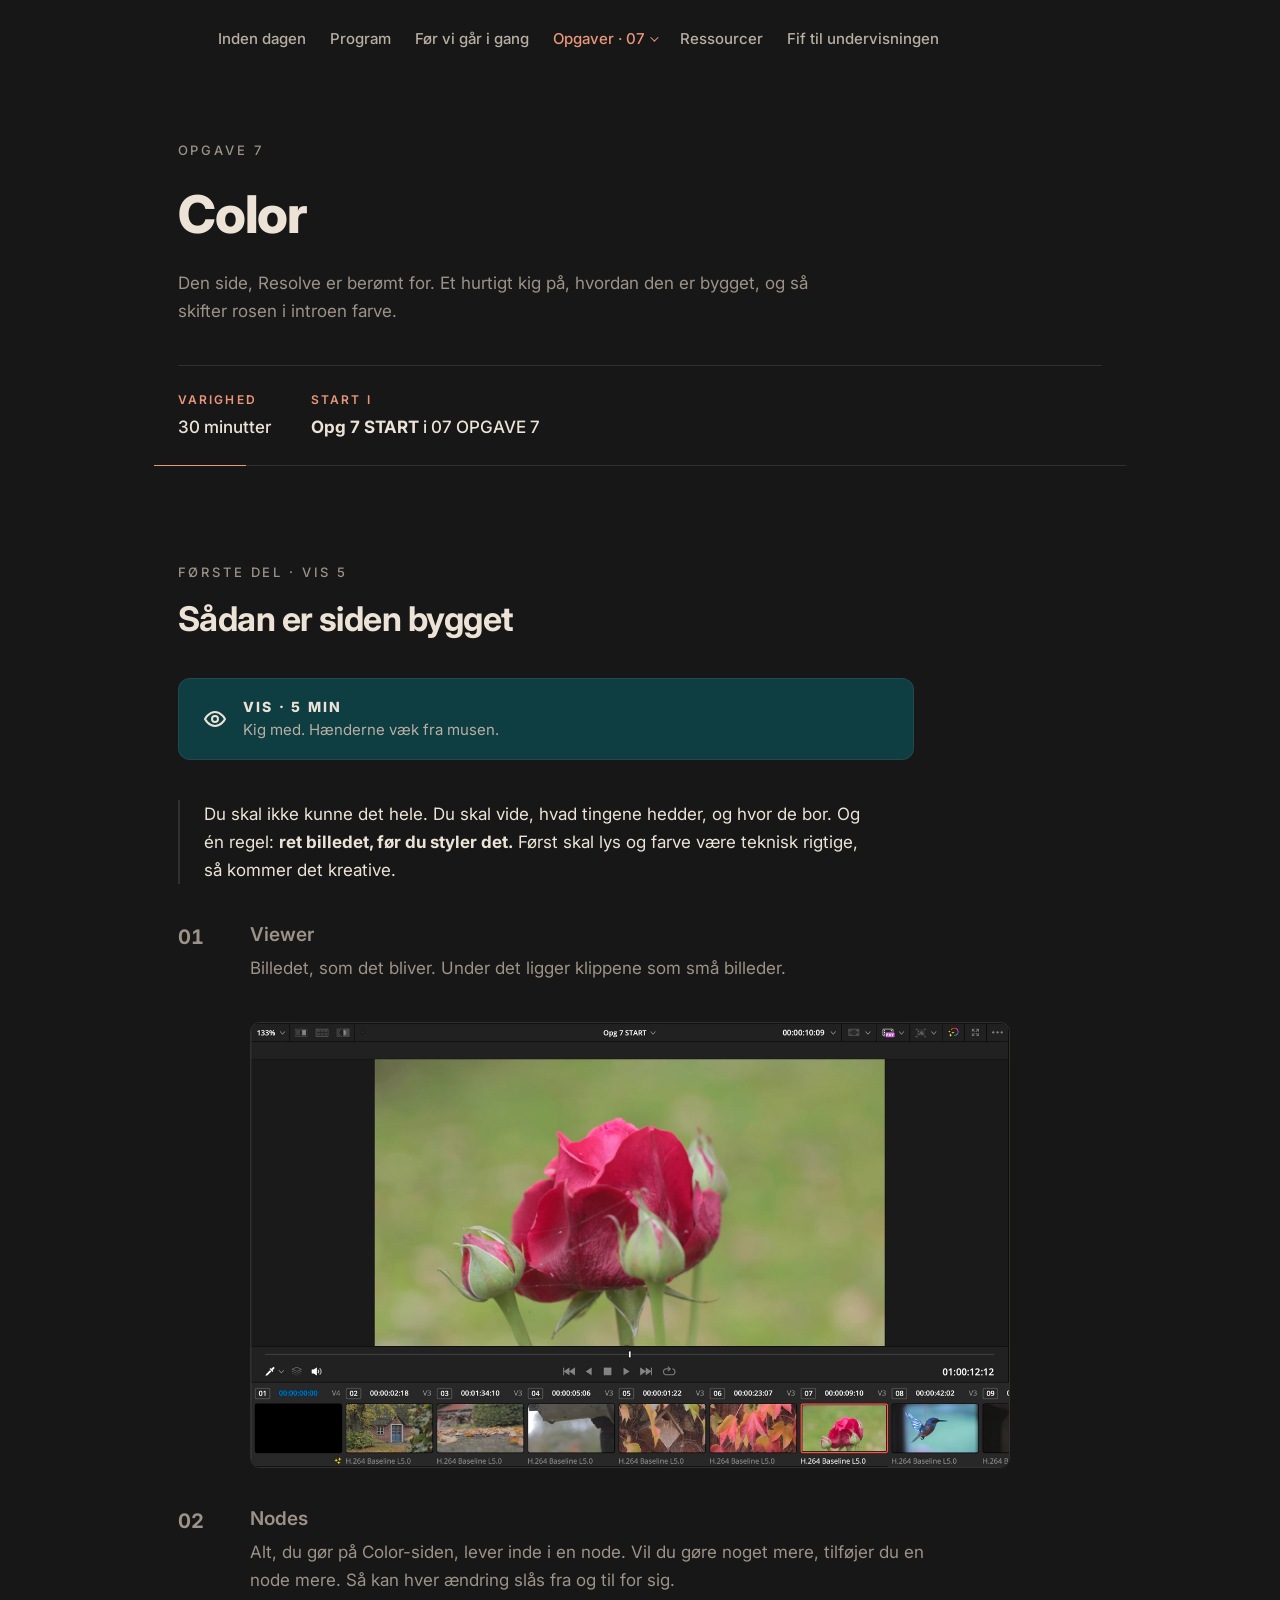
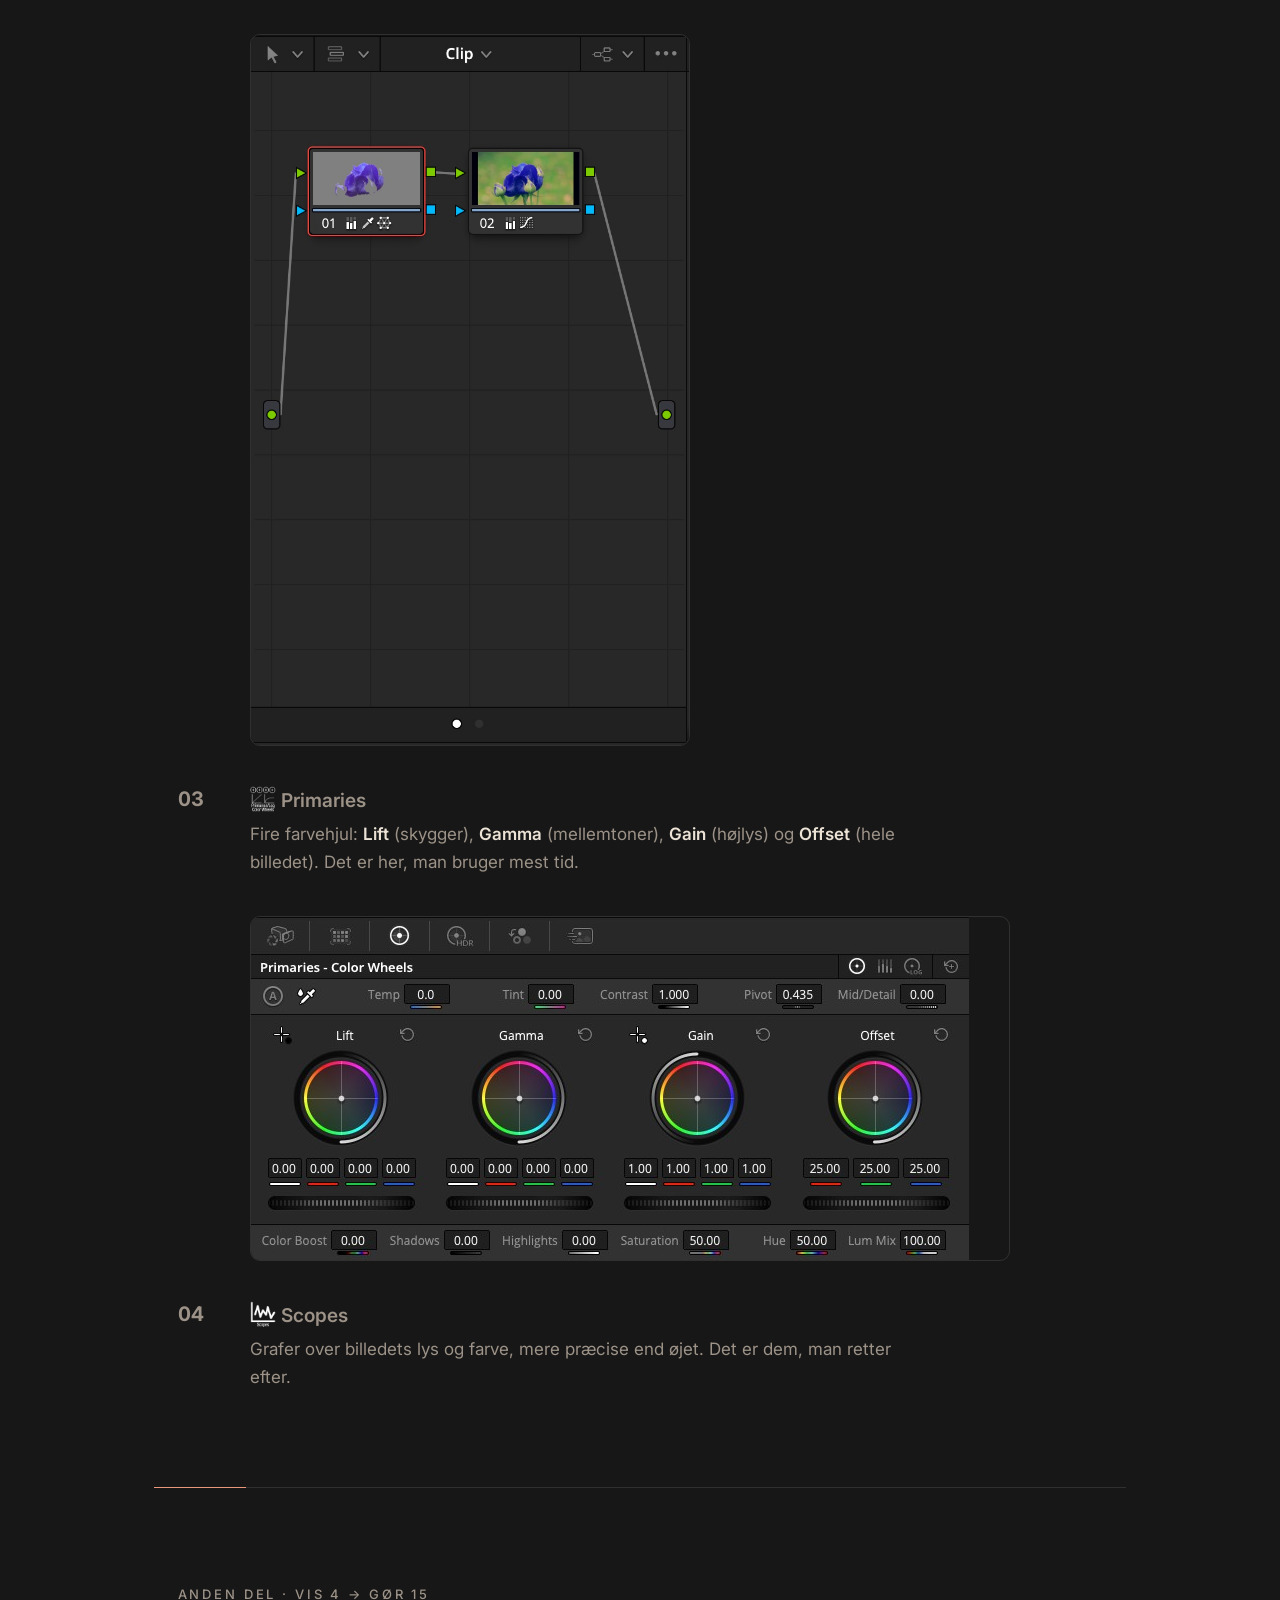
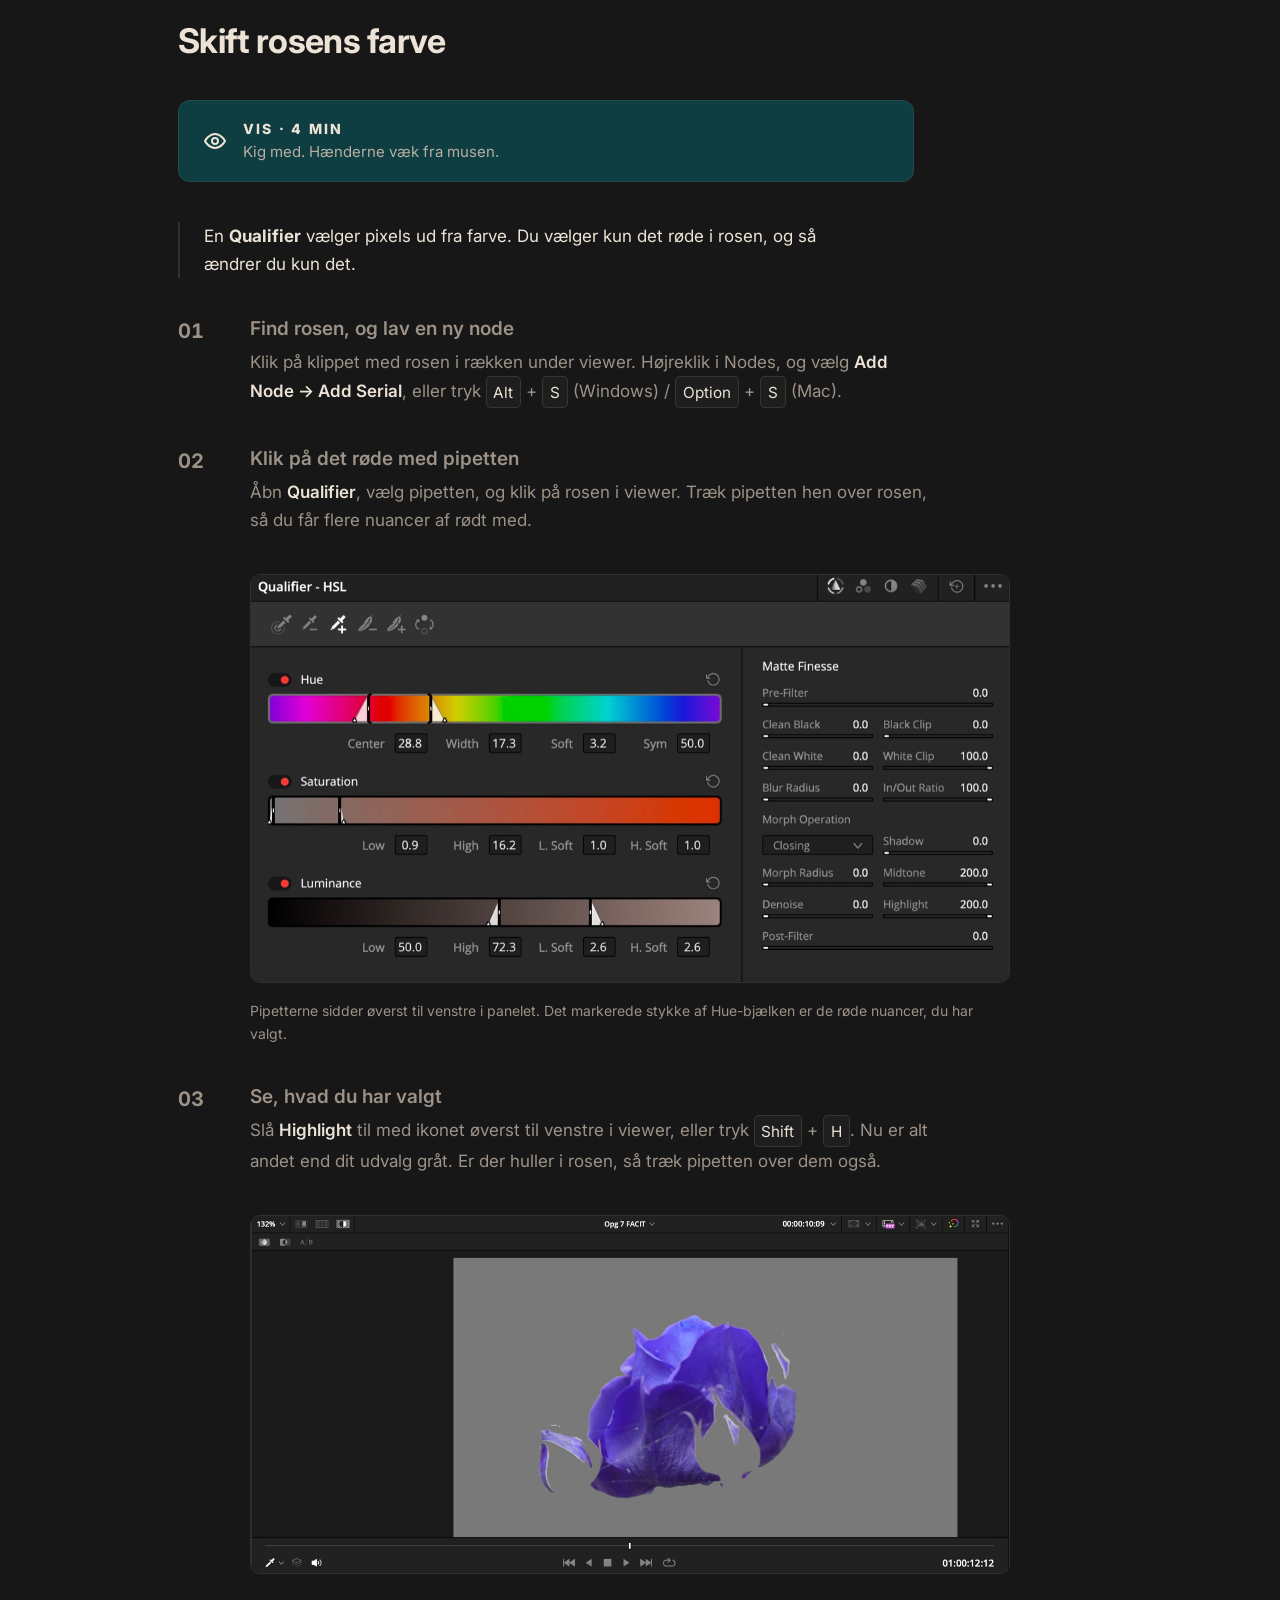
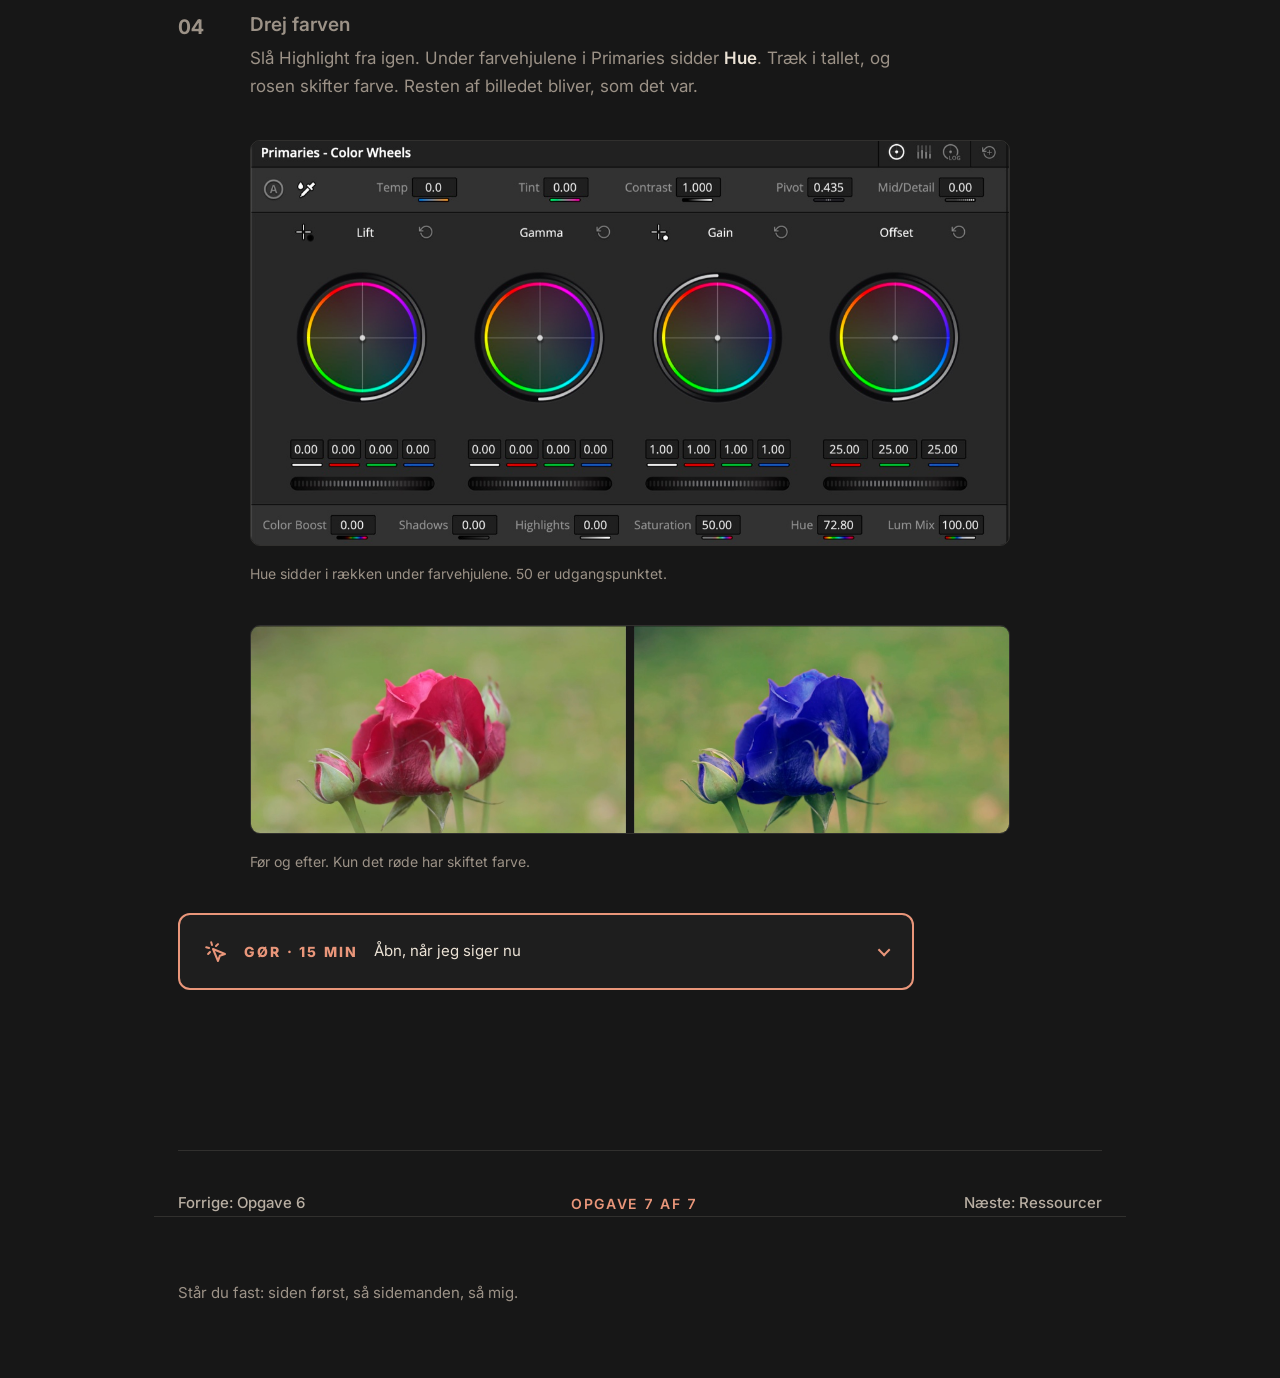
<file: opgave-7-color.html>
<!DOCTYPE html>
<html lang="da">
<head>
<meta charset="utf-8">
<meta name="viewport" content="width=device-width, initial-scale=1">
<title>Opgave 7 · Color – kursus i DaVinci Resolve</title>
<meta name="description" content="Opgave 7: Color-sidens opbygning, og rosen i introen skifter farve med en Qualifier.">
<link rel="preconnect" href="https://fonts.googleapis.com">
<link rel="preconnect" href="https://fonts.gstatic.com" crossorigin>
<link href="https://fonts.googleapis.com/css2?family=Inter:wght@300;400;500;600;700;800&display=swap" rel="stylesheet">
<link rel="stylesheet" href="css/style.css">
</head>
<body>

<a class="skip" href="#del1">Spring til opgaven</a>

<nav class="nav" aria-label="Kursets sider">
  <div class="wrap">
  <ul class="nav__list nav__list--desktop">
    <li><a class="nav__link" href="index.html">Inden dagen</a></li>
    <li><a class="nav__link" href="program.html">Program</a></li>
    <li><a class="nav__link" href="velkommen.html">Før vi går i gang</a></li>
    <li>
      <details class="nav__fold nav__fold--active">
        <summary>Opgaver · 07</summary>
        <ul class="nav__sub">
          <li><a href="opgave-1-projektet.html">01 Åbn projektet</a></li>
          <li><a href="opgave-2-import.html">02 Import og udvælgelse</a></li>
          <li><a href="opgave-3-introen.html">03 Genskab introen</a></li>
          <li><a href="opgave-4-liv.html">04 Introen får liv</a></li>
          <li><a href="opgave-5-titler.html">05 Titel og credits</a></li>
          <li><a href="opgave-6-deliver.html">06 Eksport</a></li>
          <li><a href="opgave-7-color.html" aria-current="page">07 Color</a></li>
        </ul>
      </details>
    </li>
    <li><a class="nav__link" href="ressourcer.html">Ressourcer</a></li>
    <li><a class="nav__link" href="undervisning.html">Fif til undervisningen</a></li>
  </ul>
  <details class="nav__toggle">
    <summary class="nav__toggle-btn">Menu <span class="nav__toggle-current">&middot; 07 Color</span></summary>
    <ul class="nav__list">
      <li><a class="nav__link" href="index.html">Inden dagen</a></li>
      <li><a class="nav__link" href="program.html">Program</a></li>
      <li><a class="nav__link" href="velkommen.html">Før vi går i gang</a></li>
      <li>
        <details class="nav__fold nav__fold--active">
          <summary>Opgaver · 07</summary>
          <ul class="nav__sub">
            <li><a href="opgave-1-projektet.html">01 Åbn projektet</a></li>
            <li><a href="opgave-2-import.html">02 Import og udvælgelse</a></li>
            <li><a href="opgave-3-introen.html">03 Genskab introen</a></li>
            <li><a href="opgave-4-liv.html">04 Introen får liv</a></li>
            <li><a href="opgave-5-titler.html">05 Titel og credits</a></li>
            <li><a href="opgave-6-deliver.html">06 Eksport</a></li>
            <li><a href="opgave-7-color.html" aria-current="page">07 Color</a></li>
          </ul>
        </details>
      </li>
      <li><a class="nav__link" href="ressourcer.html">Ressourcer</a></li>
      <li><a class="nav__link" href="undervisning.html">Fif til undervisningen</a></li>
    </ul>
  </details>
  </div>
</nav>

<div class="wrap">
  <header class="pagehead">
    <p class="kicker">Opgave 7</p>
    <h1 class="pagehead__title">Color</h1>
    <p class="pagehead__intro">
      Den side, Resolve er berømt for. Et hurtigt kig på, hvordan den er bygget, og
      så skifter rosen i introen farve.
    </p>

    <div class="meta">
      <div>
        <p class="meta__key">Varighed</p>
        <p class="meta__val">30 minutter</p>
      </div>
      <div>
        <p class="meta__key">Start i</p>
        <p class="meta__val"><strong>Opg 7 START</strong> i 07 OPGAVE 7</p>
      </div>
    </div>
  </header>
</div>

<hr class="rule">

<main>

<!-- ===================================================================== -->
<section class="section" id="del1">
  <div class="wrap">
    <p class="kicker">Første del · Vis 5</p>
    <h2 class="section__title">Sådan er siden bygget</h2>

    <div class="phase phase--show">
      <svg class="phase__icon" viewBox="0 0 24 24" aria-hidden="true"><path d="M2 12s3.6-7 10-7 10 7 10 7-3.6 7-10 7S2 12 2 12z"/><circle cx="12" cy="12" r="3"/></svg>
      <p class="phase__label">Vis · 5 min</p>
      <p class="phase__note">Kig med. Hænderne væk fra musen.</p>
    </div>

    <div class="lead-in">
      <p>
        Du skal ikke kunne det hele. Du skal vide, hvad tingene hedder, og hvor de
        bor. Og én regel: <strong>ret billedet, før du styler det.</strong> Først
        skal lys og farve være teknisk rigtige, så kommer det kreative.
      </p>
    </div>

    <ol class="steps steps--show">
      <li class="step reveal" id="vis-del1-1">
        <div>
          <h3 class="step__title">Viewer</h3>
          <p class="step__body">Billedet, som det bliver. Under det ligger klippene som små billeder.</p>
          <figure class="shot">
            <div class="shot__frame">
              <img src="assets/o7-5-viewer.jpg" alt="Viewer på Color-siden med rosen fra introen, og under den rækken af klip som små billeder." width="1400" height="820" loading="lazy">
            </div>
          </figure>
        </div>
      </li>

      <li class="step reveal" id="vis-del1-2">
        <div>
          <h3 class="step__title">Nodes</h3>
          <p class="step__body">
            Alt, du gør på Color-siden, lever inde i en node. Vil du gøre noget mere,
            tilføjer du en node mere. Så kan hver ændring slås fra og til for sig.
          </p>
          <figure class="shot shot--tall">
            <div class="shot__frame">
              <img src="assets/o7-6-nodes.jpg" alt="Node-panelet med to noder forbundet i serie: den første med Qualifier, den anden med den samlede farvekorrektion." width="743" height="1204" loading="lazy">
            </div>
          </figure>
        </div>
      </li>

      <li class="step reveal" id="vis-del1-3">
        <div>
          <h3 class="step__title"><img class="heading-icon" src="assets/icons/primarieslog-color-wheels.png" alt="" width="26" height="26">Primaries</h3>
          <p class="step__body">
            Fire farvehjul: <strong>Lift</strong> (skygger), <strong>Gamma</strong>
            (mellemtoner), <strong>Gain</strong> (højlys) og <strong>Offset</strong>
            (hele billedet). Det er her, man bruger mest tid.
          </p>
          <figure class="shot">
            <div class="shot__frame">
              <img src="assets/l4-1-primaries.jpg" alt="De fire farvehjul i Primaries." width="718" height="343" loading="lazy">
            </div>
          </figure>
        </div>
      </li>

      <li class="step reveal" id="vis-del1-4">
        <div>
          <h3 class="step__title"><img class="heading-icon" src="assets/icons/scopes.png" alt="" width="26" height="26">Scopes</h3>
          <p class="step__body">
            Grafer over billedets lys og farve, mere præcise end øjet. Det er dem,
            man retter efter.
          </p>
        </div>
      </li>
    </ol>
  </div>
</section>

<hr class="rule">

<!-- ===================================================================== -->
<section class="section" id="del2">
  <div class="wrap">
    <p class="kicker">Anden del · Vis 4 → Gør 15</p>
    <h2 class="section__title">Skift rosens farve</h2>

    <div class="phase phase--show">
      <svg class="phase__icon" viewBox="0 0 24 24" aria-hidden="true"><path d="M2 12s3.6-7 10-7 10 7 10 7-3.6 7-10 7S2 12 2 12z"/><circle cx="12" cy="12" r="3"/></svg>
      <p class="phase__label">Vis · 4 min</p>
      <p class="phase__note">Kig med. Hænderne væk fra musen.</p>
    </div>

    <div class="lead-in">
      <p>
        En <strong>Qualifier</strong> vælger pixels ud fra farve. Du vælger kun det
        røde i rosen, og så ændrer du kun det.
      </p>
    </div>

    <ol class="steps steps--show">
      <li class="step reveal" id="vis-del2-1">
        <div>
          <h3 class="step__title">Find rosen, og lav en ny node</h3>
          <p class="step__body">
            Klik på klippet med rosen i rækken under viewer. Højreklik i Nodes, og
            vælg <strong>Add Node → Add Serial</strong>, eller tryk <kbd>Alt</kbd> +
            <kbd>S</kbd> (Windows) / <kbd>Option</kbd> + <kbd>S</kbd> (Mac).
          </p>
        </div>
      </li>

      <li class="step reveal" id="vis-del2-2">
        <div>
          <h3 class="step__title">Klik på det røde med pipetten</h3>
          <p class="step__body">
            Åbn <strong>Qualifier</strong>, vælg pipetten, og klik på rosen i viewer.
            Træk pipetten hen over rosen, så du får flere nuancer af rødt med.
          </p>
          <figure class="shot">
            <div class="shot__frame">
              <img src="assets/o7-1-picker.jpg"
                   alt="Qualifier-panelet efter klik på rosen: pipetterne øverst til venstre og et rødt udsnit valgt i Hue-bjælken."
                   width="1200" height="645" loading="lazy">
            </div>
            <figcaption class="shot__caption">Pipetterne sidder øverst til venstre i panelet. Det markerede stykke af Hue-bjælken er de røde nuancer, du har valgt.</figcaption>
          </figure>
        </div>
      </li>

      <li class="step reveal" id="vis-del2-3">
        <div>
          <h3 class="step__title">Se, hvad du har valgt</h3>
          <p class="step__body">
            Slå <strong>Highlight</strong> til med ikonet øverst til venstre i viewer,
            eller tryk <kbd>Shift</kbd> + <kbd>H</kbd>. Nu er alt andet end dit udvalg
            gråt. Er der huller i rosen, så træk pipetten over dem også.
          </p>
          <figure class="shot">
            <div class="shot__frame">
              <img src="assets/o7-2-highlight.jpg"
                   alt="Highlight slået til: rosen står frem, resten af billedet er gråt."
                   width="1400" height="659" loading="lazy">
            </div>
          </figure>
        </div>
      </li>

      <li class="step reveal" id="vis-del2-4">
        <div>
          <h3 class="step__title">Drej farven</h3>
          <p class="step__body">
            Slå Highlight fra igen. Under farvehjulene i Primaries sidder
            <strong>Hue</strong>. Træk i tallet, og rosen skifter farve. Resten af
            billedet bliver, som det var.
          </p>
          <figure class="shot">
            <div class="shot__frame">
              <img src="assets/o7-3-hue.jpg"
                   alt="Primaries med de fire farvehjul og rækken under dem, hvor Hue står på 72.80."
                   width="1200" height="639" loading="lazy">
            </div>
            <figcaption class="shot__caption">Hue sidder i rækken under farvehjulene. 50 er udgangspunktet.</figcaption>
          </figure>
          <figure class="shot">
            <div class="shot__frame">
              <img src="assets/o7-4-foer-efter.jpg"
                   alt="Rosen før og efter: til venstre rød, til højre blå, mens baggrunden er uændret."
                   width="1416" height="388" loading="lazy">
            </div>
            <figcaption class="shot__caption">Før og efter. Kun det røde har skiftet farve.</figcaption>
          </figure>
        </div>
      </li>
    </ol>

    <details class="phase phase--do">
      <summary>
        <svg class="phase__icon" viewBox="0 0 24 24" aria-hidden="true"><path d="M9 9l5 12 1.8-5.2L21 14z"/><path d="M7.2 2.2 8 5.1"/><path d="M5.1 8l-2.9-.8"/><path d="M14 4.1 12 6"/><path d="M6 12l-1.9 2"/></svg>
        <span class="phase__label">Gør · 15 min</span>
        <span class="phase__note phase__note--closed">Åbn, når jeg siger nu</span>
        <span class="phase__note phase__note--open">Nu er det dig</span>
      </summary>
      <div class="phase__body">
        <p class="do__start"><span>Start i</span> Opg 7 START</p>
        <p class="task__body">
          Giv rosen en ny farve. Sammenlign med <strong>Opg 7 FACIT</strong>.
        </p>
        <p class="do__how-label">Sådan</p>
        <ul class="do__how">
          <li>Klik på rosen under viewer, og lav en ny node: <kbd>Alt</kbd> + <kbd>S</kbd> (Windows) / <kbd>Option</kbd> + <kbd>S</kbd> (Mac). <a href="#vis-del2-1">Se trinet</a></li>
          <li><strong>Qualifier</strong> → pipetten → klik og træk hen over rosen. <a href="#vis-del2-2">Se trinet</a></li>
          <li>Tjek udvalget med <strong>Highlight</strong> (<kbd>Shift</kbd> + <kbd>H</kbd>). <a href="#vis-del2-3">Se trinet</a></li>
          <li>Træk i <strong>Hue</strong> under farvehjulene. <a href="#vis-del2-4">Se trinet</a></li>
        </ul>
        <details class="hint">
          <summary>Hele billedet skifter farve</summary>
          <p>
            Så er Qualifier ikke sat, eller pipetten ramte noget, der ikke er rødt. Tjek
            med Highlight, hvad der faktisk er valgt.
          </p>
        </details>
        <details class="hint">
          <summary>Kanten af rosen ser ujævn ud</summary>
          <p>
            Det er normalt, og det er en del af pointen. Optagelsen er komprimeret
            (H.264), og så er farverne i kanten en blanding af rødt og grønt, som
            Qualifier ikke kan skille helt ad. Kanten kan blødes lidt op under
            <strong>Matte Finesse</strong> i Qualifier-panelet, men den bliver aldrig
            perfekt på dette materiale.
          </p>
        </details>
        <div class="extra">
          <p class="extra__label">Hurtigt færdig?</p>
          <p class="extra__body">
            Prøv en anden farve, eller gør rosen mere eller mindre mættet med
            <strong>Sat</strong> ved siden af Hue. Eller find et andet klip i introen,
            og skift farven på noget i det.
          </p>
        </div>
      </div>
    </details>

  </div>
</section>

</main>

<!-- ===================================================================== -->
<div class="wrap">
  <nav class="lesson-nav" aria-label="Mellem siderne">
    <a class="nav__link" href="opgave-6-deliver.html">Forrige: Opgave 6</a>
    <span class="lesson-nav__where">Opgave 7 af 7</span>
    <a class="nav__link" href="ressourcer.html">Næste: Ressourcer</a>
  </nav>
</div>

<footer class="footer">
  <div class="wrap">
    <p>Står du fast: siden først, så sidemanden, så mig.</p>
  </div>
</footer>

</body>
</html>
</file>
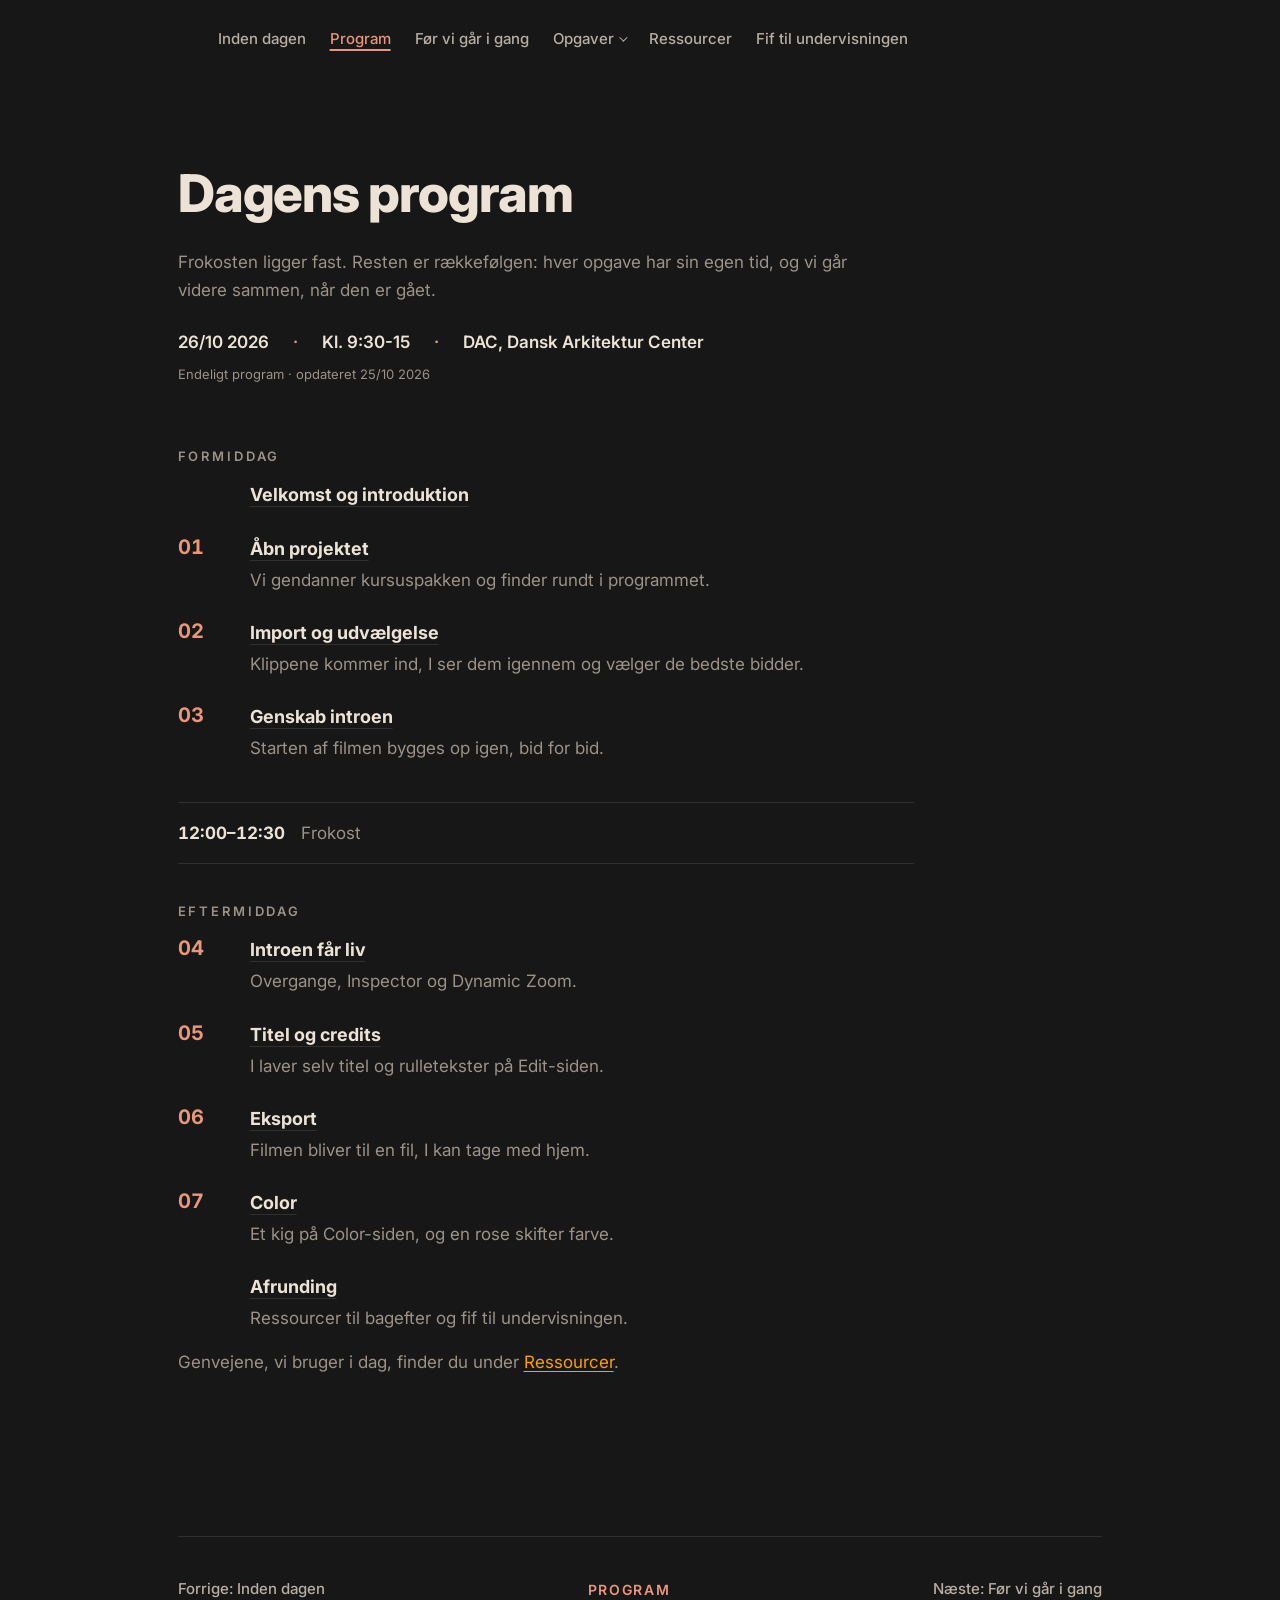
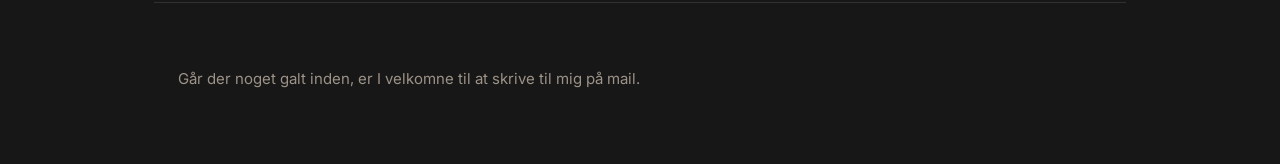
<file: program.html>
<!DOCTYPE html>
<html lang="da">
<head>
<meta charset="utf-8">
<meta name="viewport" content="width=device-width, initial-scale=1">
<title>Dagens program – kursus i DaVinci Resolve</title>
<meta name="description" content="Programmet for kursusdagen på DAC.">
<link rel="preconnect" href="https://fonts.googleapis.com">
<link rel="preconnect" href="https://fonts.gstatic.com" crossorigin>
<link href="https://fonts.googleapis.com/css2?family=Inter:wght@300;400;500;600;700;800&display=swap" rel="stylesheet">
<link rel="stylesheet" href="css/style.css">
</head>
<body>

<a class="skip" href="#program">Spring til programmet</a>

  <nav class="nav" aria-label="Kursets sider">
    <div class="wrap">
    <ul class="nav__list nav__list--desktop">
      <li><a class="nav__link" href="index.html">Inden dagen</a></li>
      <li><a class="nav__link" href="program.html" aria-current="page">Program</a></li>
      <li><a class="nav__link" href="velkommen.html">Før vi går i gang</a></li>
      <li>
        <details class="nav__fold">
          <summary>Opgaver</summary>
          <ul class="nav__sub">
            <li><a href="opgave-1-projektet.html">01 Åbn projektet</a></li>
            <li><a href="opgave-2-import.html">02 Import og udvælgelse</a></li>
            <li><a href="opgave-3-introen.html">03 Genskab introen</a></li>
            <li><a href="opgave-4-liv.html">04 Introen får liv</a></li>
            <li><a href="opgave-5-titler.html">05 Titel og credits</a></li>
            <li><a href="opgave-6-deliver.html">06 Eksport</a></li>
            <li><a href="opgave-7-color.html">07 Color</a></li>
          </ul>
        </details>
      </li>
      <li><a class="nav__link" href="ressourcer.html">Ressourcer</a></li>
      <li><a class="nav__link" href="undervisning.html">Fif til undervisningen</a></li>
    </ul>
    <details class="nav__toggle">
      <summary class="nav__toggle-btn">Menu <span class="nav__toggle-current">&middot; Program</span></summary>
      <ul class="nav__list">
        <li><a class="nav__link" href="index.html">Inden dagen</a></li>
        <li><a class="nav__link" href="program.html" aria-current="page">Program</a></li>
        <li><a class="nav__link" href="velkommen.html">Før vi går i gang</a></li>
        <li>
          <details class="nav__fold">
            <summary>Opgaver</summary>
            <ul class="nav__sub">
              <li><a href="opgave-1-projektet.html">01 Åbn projektet</a></li>
              <li><a href="opgave-2-import.html">02 Import og udvælgelse</a></li>
              <li><a href="opgave-3-introen.html">03 Genskab introen</a></li>
              <li><a href="opgave-4-liv.html">04 Introen får liv</a></li>
              <li><a href="opgave-5-titler.html">05 Titel og credits</a></li>
              <li><a href="opgave-6-deliver.html">06 Eksport</a></li>
              <li><a href="opgave-7-color.html">07 Color</a></li>
            </ul>
          </details>
        </li>
        <li><a class="nav__link" href="ressourcer.html">Ressourcer</a></li>
        <li><a class="nav__link" href="undervisning.html">Fif til undervisningen</a></li>
      </ul>
    </details>
    </div>
  </nav>

<div class="wrap">
  <header class="pagehead">
    <h1 class="pagehead__title">Dagens program</h1>
    <p class="pagehead__intro">
      Frokosten ligger fast. Resten er rækkefølgen: hver opgave har sin egen tid, og
      vi går videre sammen, når den er gået.
    </p>
    <p class="pagehead__facts">
      <span>26/10 2026</span>
      <span>Kl. 9:30-15</span>
      <span>DAC, Dansk Arkitektur Center</span>
    </p>
    <p class="pagehead__updated">Endeligt program · opdateret 25/10 2026</p>
  </header>
</div>

<main>

<!-- ===================================================================== -->
<section class="section section--tight" id="program">
  <div class="wrap">
    <h2 class="visually-hidden">Sådan ser dagen ud</h2>
    <!-- Dagen i to dele omkring frokosten, den eneste faste pause og den eneste tid.
         Opgavenumrene tælles på tværs af delene med én CSS-counter på .plan. -->
    <div class="plan">

      <h3 class="plan__part">Formiddag</h3>
      <ol class="plan__list">
        <li class="plan__item">
          <p class="plan__name"><a href="velkommen.html">Velkomst og introduktion</a></p>
        </li>
        <li class="plan__item plan__item--task">
          <p class="plan__name"><a href="opgave-1-projektet.html">Åbn projektet</a></p>
          <p class="plan__note">Vi gendanner kursuspakken og finder rundt i programmet.</p>
        </li>
        <li class="plan__item plan__item--task">
          <p class="plan__name"><a href="opgave-2-import.html">Import og udvælgelse</a></p>
          <p class="plan__note">Klippene kommer ind, I ser dem igennem og vælger de bedste bidder.</p>
        </li>
        <li class="plan__item plan__item--task">
          <p class="plan__name"><a href="opgave-3-introen.html">Genskab introen</a></p>
          <p class="plan__note">Starten af filmen bygges op igen, bid for bid.</p>
        </li>
      </ol>
      <p class="plan__break"><span class="plan__time">12:00–12:30</span> Frokost</p>
      <h3 class="plan__part">Eftermiddag</h3>
      <ol class="plan__list">
        <li class="plan__item plan__item--task">
          <p class="plan__name"><a href="opgave-4-liv.html">Introen får liv</a></p>
          <p class="plan__note">Overgange, Inspector og Dynamic Zoom.</p>
        </li>
        <li class="plan__item plan__item--task">
          <p class="plan__name"><a href="opgave-5-titler.html">Titel og credits</a></p>
          <p class="plan__note">I laver selv titel og rulletekster på Edit-siden.</p>
        </li>
        <li class="plan__item plan__item--task">
          <p class="plan__name"><a href="opgave-6-deliver.html">Eksport</a></p>
          <p class="plan__note">Filmen bliver til en fil, I kan tage med hjem.</p>
        </li>
        <li class="plan__item plan__item--task">
          <p class="plan__name"><a href="opgave-7-color.html">Color</a></p>
          <p class="plan__note">Et kig på Color-siden, og en rose skifter farve.</p>
        </li>
        <li class="plan__item">
          <p class="plan__name"><a href="ressourcer.html">Afrunding</a></p>
          <p class="plan__note">Ressourcer til bagefter og fif til undervisningen.</p>
        </li>
      </ol>

    </div>

    <p class="section__intro">
      Genvejene, vi bruger i dag, finder du under
      <a href="ressourcer.html#genveje">Ressourcer</a>.
    </p>
  </div>
</section>


</main>

<!-- ===================================================================== -->
<div class="wrap">
  <nav class="lesson-nav" aria-label="Mellem sider">
    <a class="nav__link" href="index.html">Forrige: Inden dagen</a>
    <span class="lesson-nav__where">Program</span>
    <a class="nav__link" href="velkommen.html">Næste: Før vi går i gang</a>
  </nav>
</div>

<!-- ===================================================================== -->
<footer class="footer">
  <div class="wrap">
    <p>
      Går der noget galt inden, er I velkomne til at skrive til mig på mail.
    </p>
  </div>
</footer>

</body>
</html>
</file>
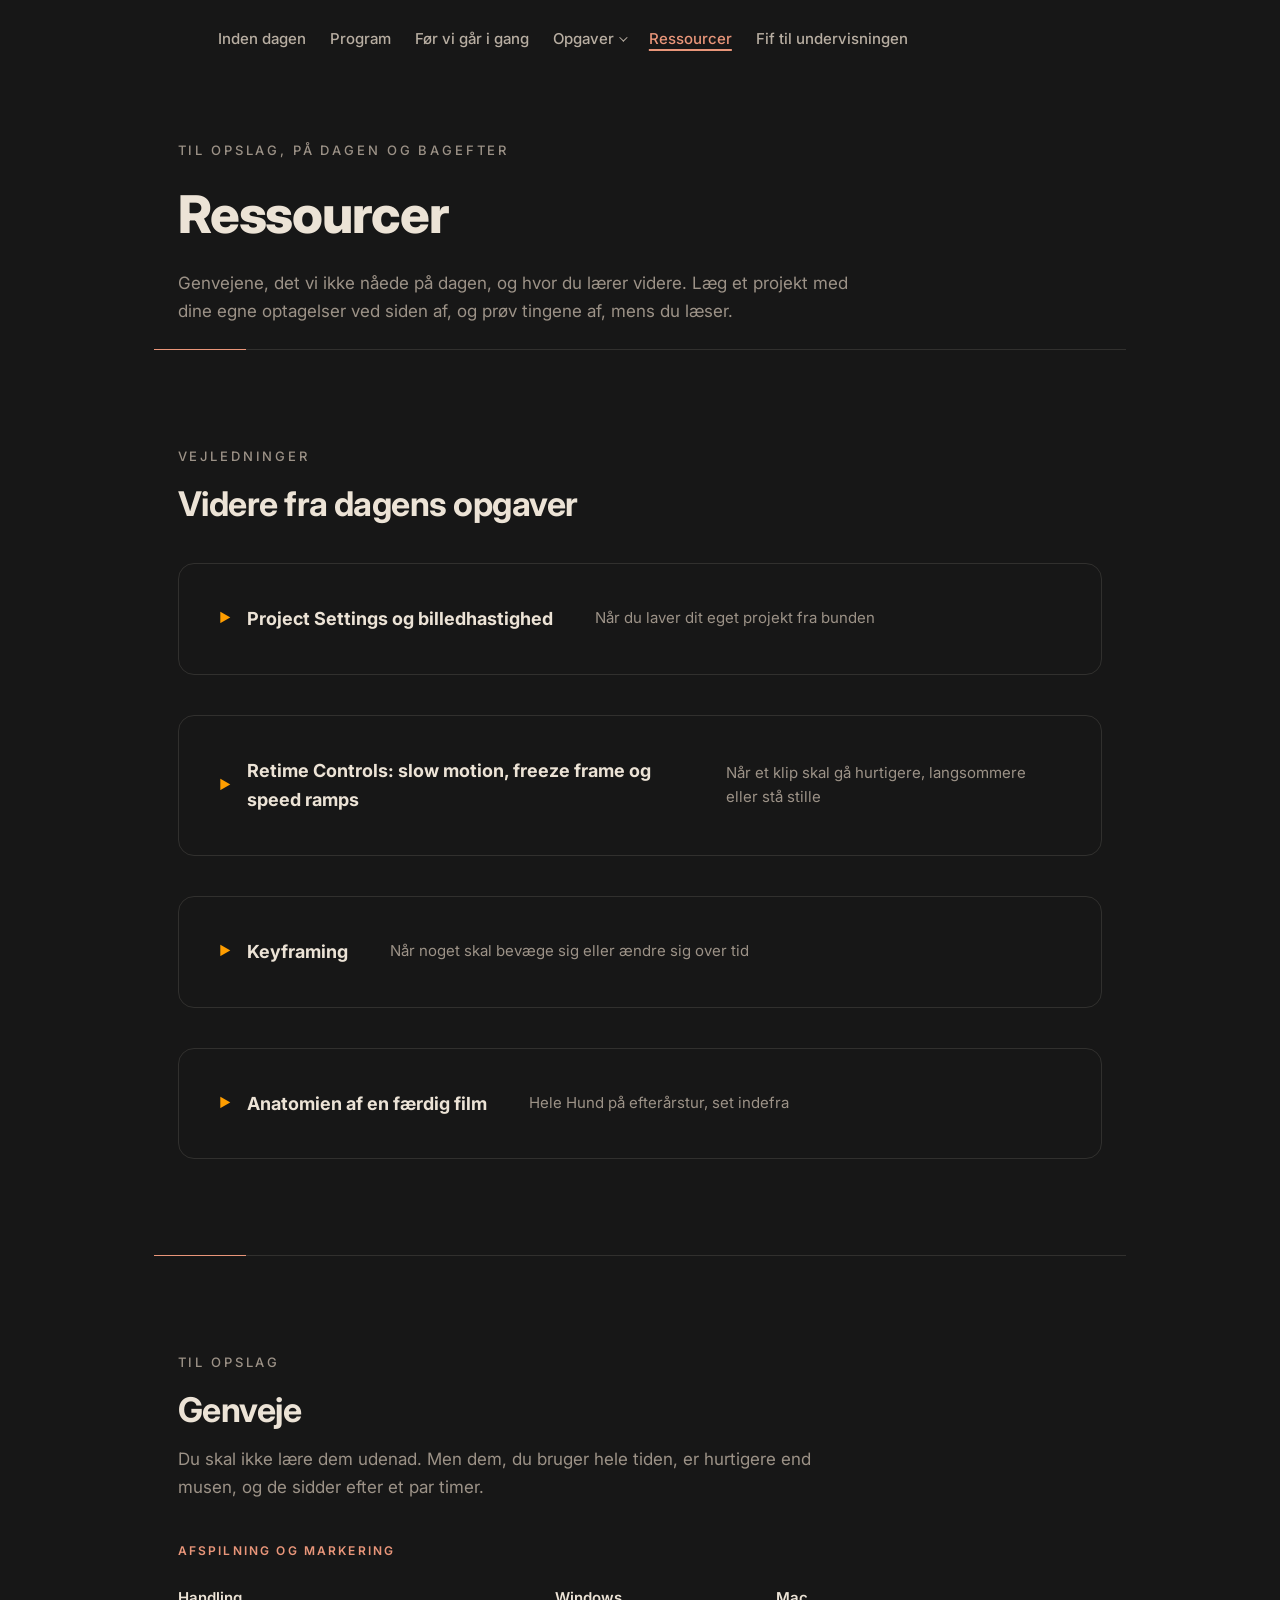
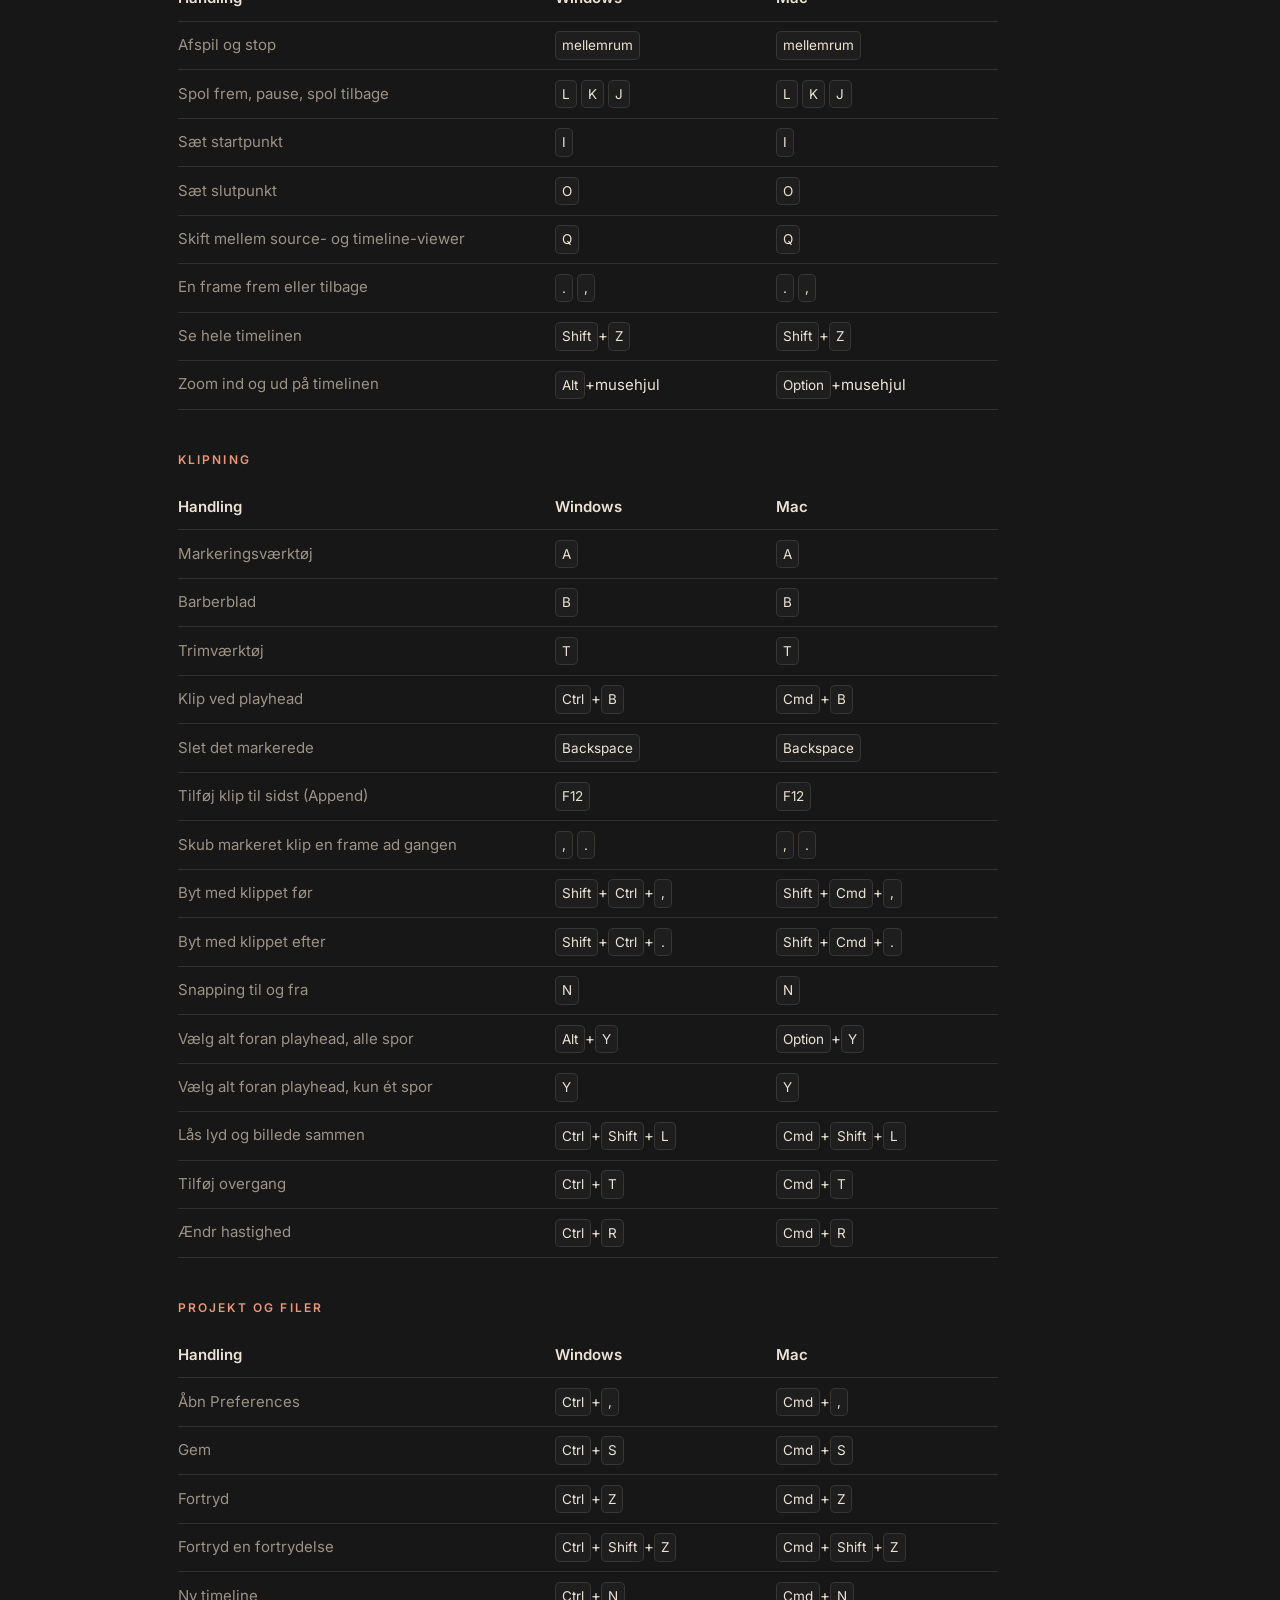
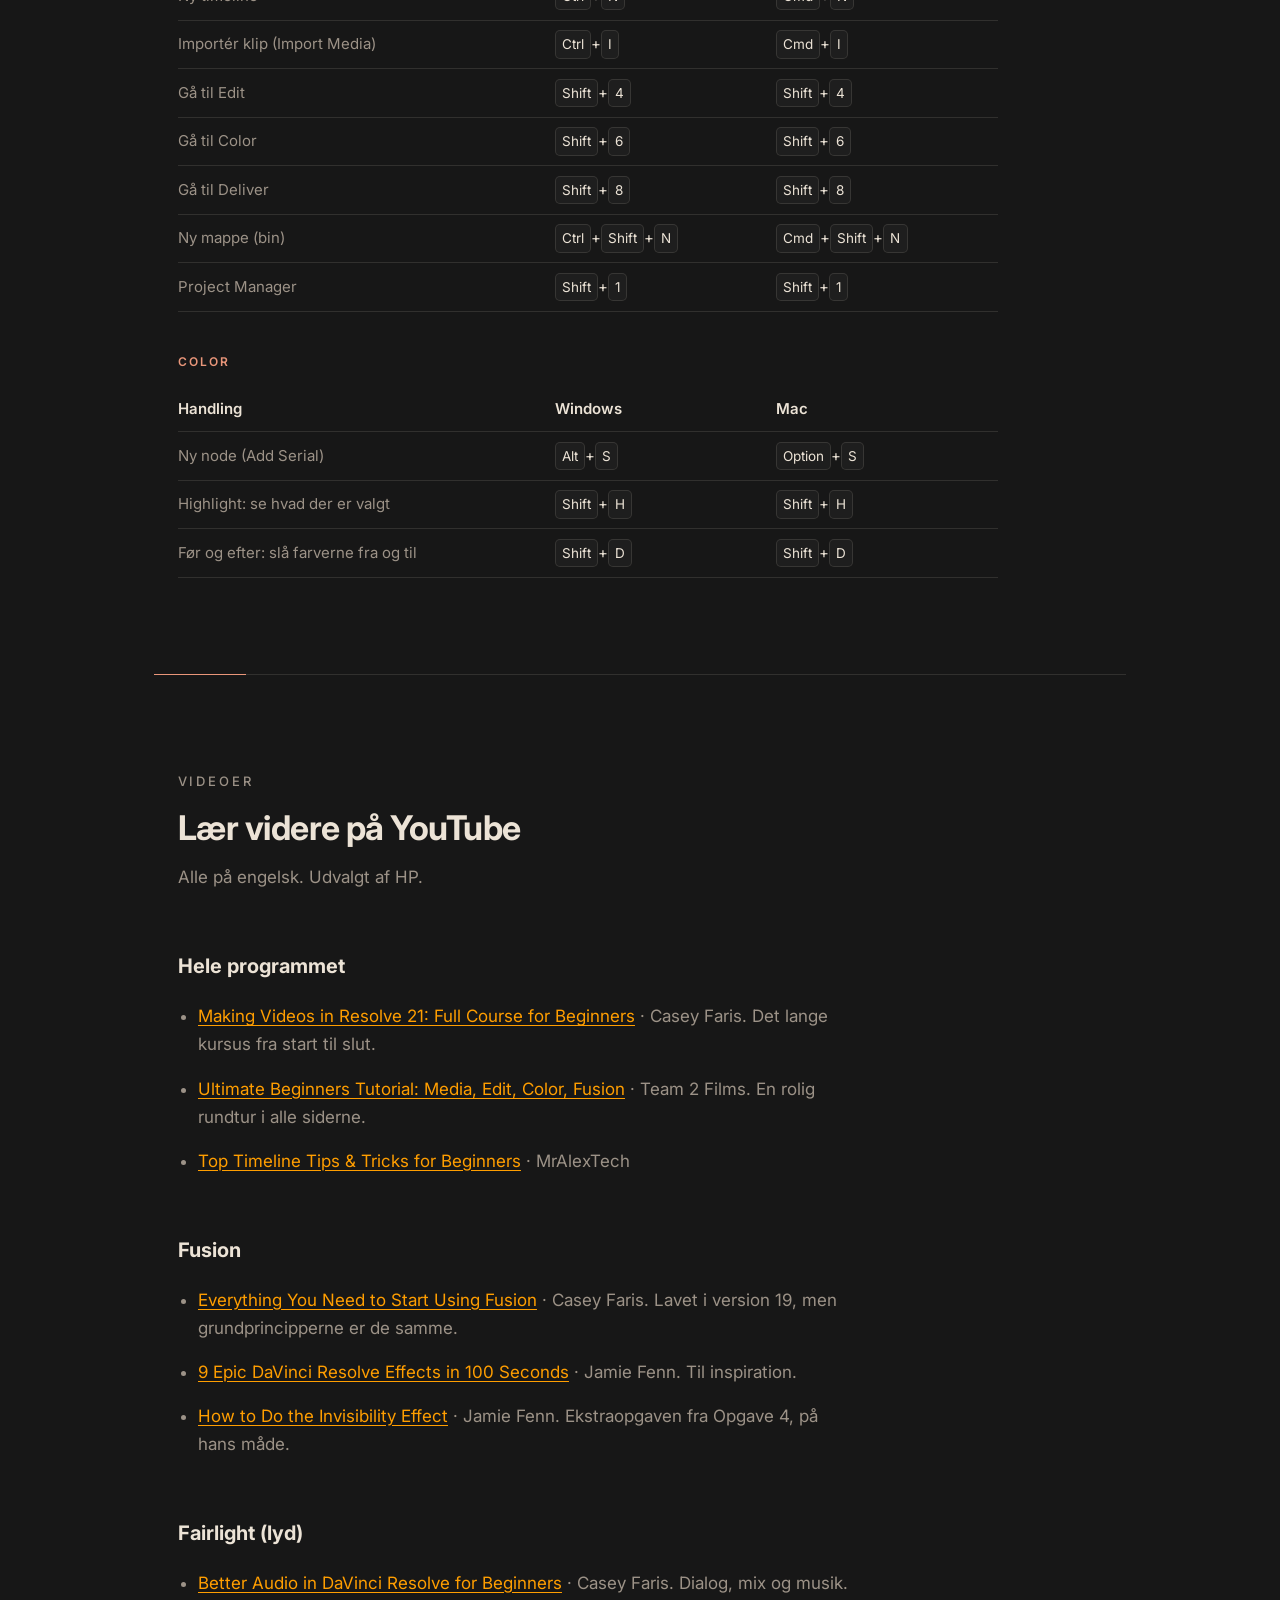
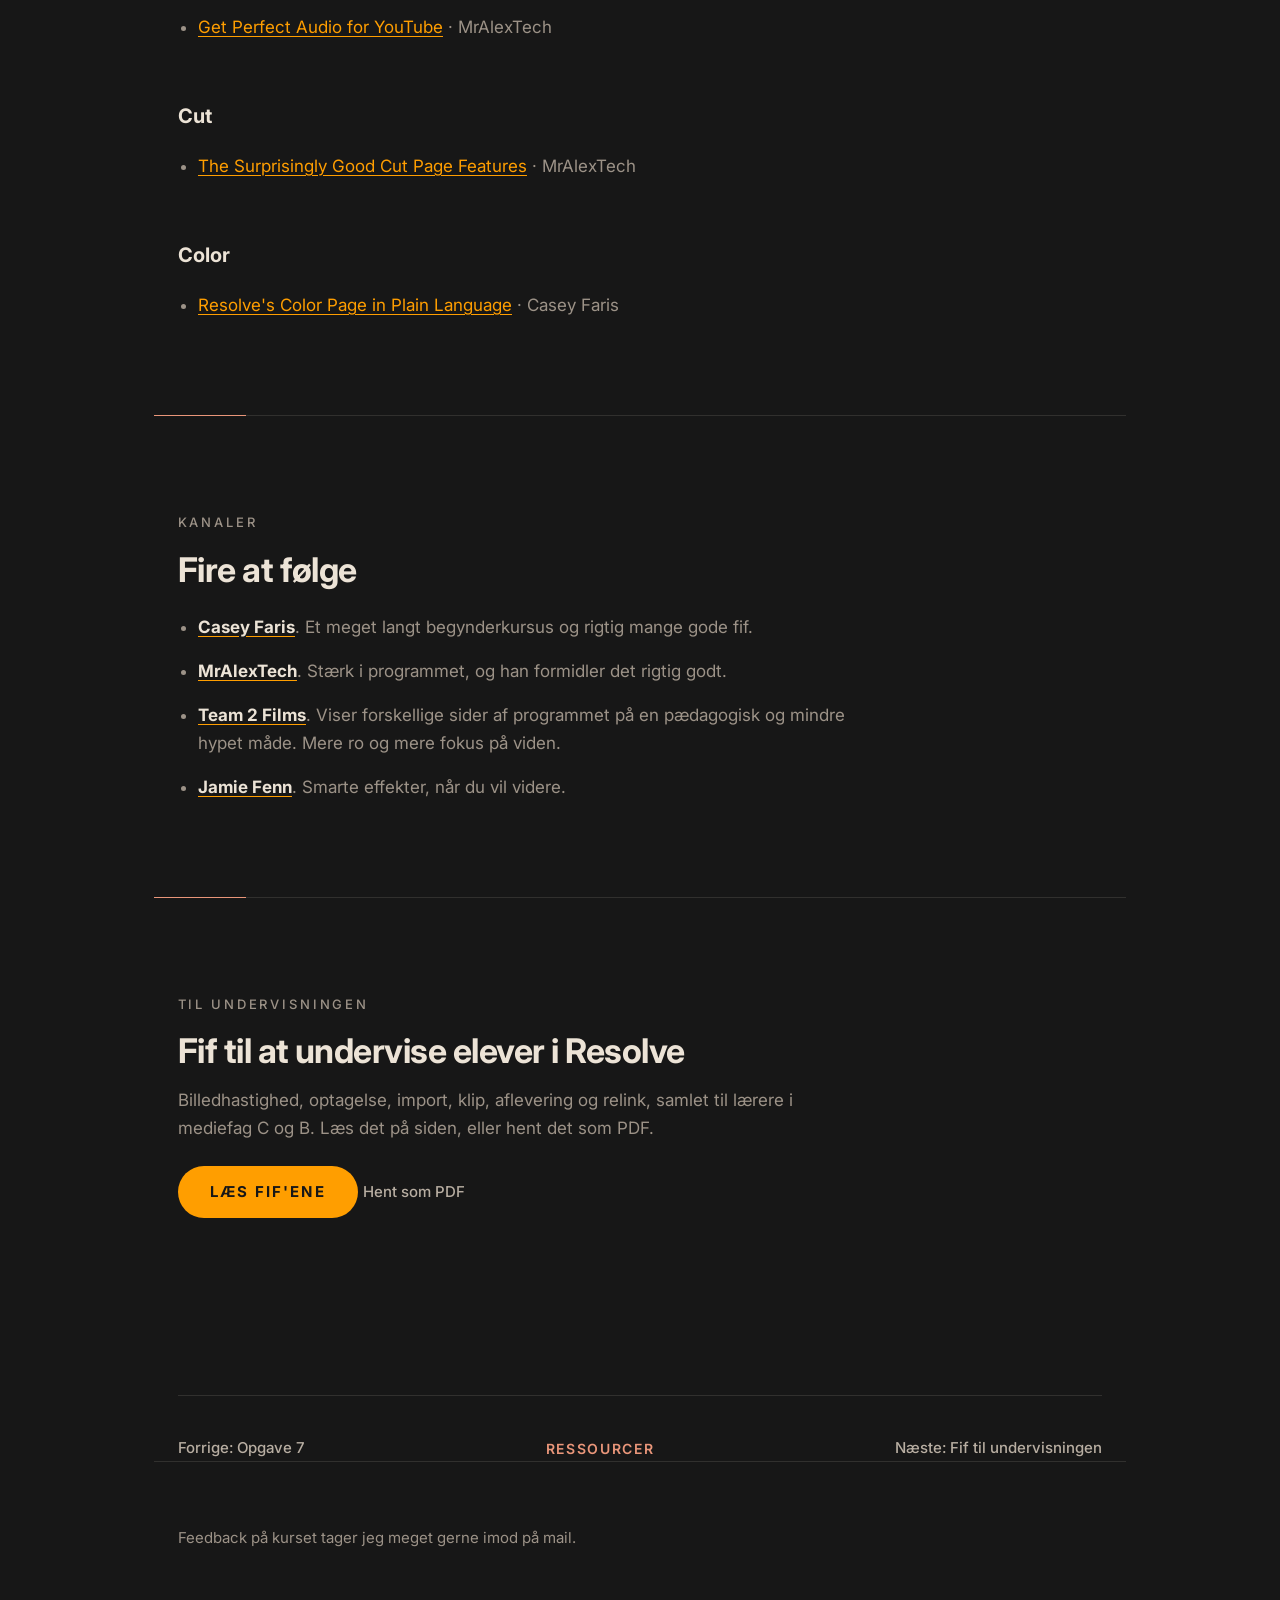
<file: ressourcer.html>
<!DOCTYPE html>
<html lang="da">
<head>
<meta charset="utf-8">
<meta name="viewport" content="width=device-width, initial-scale=1">
<title>Ressourcer – kursus i DaVinci Resolve</title>
<meta name="description" content="Genveje, indstillinger, Retime Controls, keyframing og de bedste videoer om DaVinci Resolve.">
<link rel="preconnect" href="https://fonts.googleapis.com">
<link rel="preconnect" href="https://fonts.gstatic.com" crossorigin>
<link href="https://fonts.googleapis.com/css2?family=Inter:wght@300;400;500;600;700;800&display=swap" rel="stylesheet">
<link rel="stylesheet" href="css/style.css">
</head>
<body>

<a class="skip" href="#vejledninger">Spring til indholdet</a>

<nav class="nav" aria-label="Kursets sider">
  <div class="wrap">
  <ul class="nav__list nav__list--desktop">
    <li><a class="nav__link" href="index.html">Inden dagen</a></li>
    <li><a class="nav__link" href="program.html">Program</a></li>
    <li><a class="nav__link" href="velkommen.html">Før vi går i gang</a></li>
    <li>
      <details class="nav__fold">
        <summary>Opgaver</summary>
        <ul class="nav__sub">
          <li><a href="opgave-1-projektet.html">01 Åbn projektet</a></li>
          <li><a href="opgave-2-import.html">02 Import og udvælgelse</a></li>
          <li><a href="opgave-3-introen.html">03 Genskab introen</a></li>
          <li><a href="opgave-4-liv.html">04 Introen får liv</a></li>
          <li><a href="opgave-5-titler.html">05 Titel og credits</a></li>
          <li><a href="opgave-6-deliver.html">06 Eksport</a></li>
          <li><a href="opgave-7-color.html">07 Color</a></li>
        </ul>
      </details>
    </li>
    <li><a class="nav__link" href="ressourcer.html" aria-current="page">Ressourcer</a></li>
    <li><a class="nav__link" href="undervisning.html">Fif til undervisningen</a></li>
  </ul>
  <details class="nav__toggle">
    <summary class="nav__toggle-btn">Menu <span class="nav__toggle-current">&middot; Ressourcer</span></summary>
    <ul class="nav__list">
      <li><a class="nav__link" href="index.html">Inden dagen</a></li>
      <li><a class="nav__link" href="program.html">Program</a></li>
      <li><a class="nav__link" href="velkommen.html">Før vi går i gang</a></li>
      <li>
        <details class="nav__fold">
          <summary>Opgaver</summary>
          <ul class="nav__sub">
            <li><a href="opgave-1-projektet.html">01 Åbn projektet</a></li>
            <li><a href="opgave-2-import.html">02 Import og udvælgelse</a></li>
            <li><a href="opgave-3-introen.html">03 Genskab introen</a></li>
            <li><a href="opgave-4-liv.html">04 Introen får liv</a></li>
            <li><a href="opgave-5-titler.html">05 Titel og credits</a></li>
            <li><a href="opgave-6-deliver.html">06 Eksport</a></li>
            <li><a href="opgave-7-color.html">07 Color</a></li>
          </ul>
        </details>
      </li>
      <li><a class="nav__link" href="ressourcer.html" aria-current="page">Ressourcer</a></li>
      <li><a class="nav__link" href="undervisning.html">Fif til undervisningen</a></li>
    </ul>
  </details>
  </div>
</nav>

<div class="wrap">
  <header class="pagehead">
    <p class="kicker">Til opslag, på dagen og bagefter</p>
    <h1 class="pagehead__title">Ressourcer</h1>
    <p class="pagehead__intro">
      Genvejene, det vi ikke nåede på dagen, og hvor du lærer videre. Læg et projekt
      med dine egne optagelser ved siden af, og prøv tingene af, mens du læser.
    </p>
  </header>
</div>

<hr class="rule">

<main>

<!-- ===================================================================== -->
<section class="section" id="vejledninger">
  <div class="wrap">
    <p class="kicker">Vejledninger</p>
    <h2 class="section__title">Videre fra dagens opgaver</h2>

    <!-- ----------------------------------------------------------------- -->
    <details class="unfold" id="indstillinger">
      <summary>
        Project Settings og billedhastighed
        <span class="unfold__note">Når du laver dit eget projekt fra bunden</span>
      </summary>
      <div class="unfold__body">
        <div class="lead-in">
          <p>
            Et projekt har en opløsning og en billedhastighed. De to tal beskriver den
            film, du laver, ikke de klip, du lægger ind. Opløsningen kan rettes
            bagefter. Billedhastigheden kan ikke: <strong>den låser sig, så snart der
            ligger noget på en timeline.</strong>
          </p>
        </div>

        <ol class="steps">
          <li class="step">
            <div>
              <h3 class="step__title">Lad det første klip bestemme</h3>
              <p class="step__body">
                Importerer du det første klip i et tomt projekt, og passer dets
                billedhastighed ikke med projektets, spørger Resolve, om projektet skal
                skifte. Sig ja. Så følger projektet det, du har optaget.
              </p>
            </div>
          </li>
          <li class="step">
            <div>
              <h3 class="step__title">Eller sæt det selv</h3>
              <p class="step__body">
                Klik på tandhjulet nederst til højre. Under <strong>Master
                Settings</strong> står <strong>Timeline resolution</strong> (fx
                1280 x 720 HD, som kursusprojektet bruger) og <strong>Timeline frame
                rate</strong>. Klik Save.
              </p>
              <figure class="shot">
                <div class="shot__frame">
                  <img src="assets/r-1-project-settings.jpg"
                       alt="Project Settings på siden Master Settings: Timeline resolution 1280 x 720 og Timeline frame rate 23.976, som er gråtonet."
                       width="1400" height="576" loading="lazy">
                </div>
                <figcaption class="shot__caption">Billedhastigheden er grå, fordi den låses, så snart der ligger klip i projektet.</figcaption>
              </figure>
            </div>
          </li>
          <li class="step">
            <div>
              <h3 class="step__title">Tjek, hvor arbejdsfilerne ligger</h3>
              <p class="step__body">
                Preferences (<kbd>Ctrl/Cmd</kbd> + <kbd>,</kbd>) → fanen
                <strong>System</strong> → <strong>Media Storage</strong>. Den øverste
                disk er den, Resolve bruger til midlertidige filer. Det skal være en
                disk, der altid er tilsluttet.
              </p>
              <figure class="shot">
                <div class="shot__frame">
                  <img src="assets/l1-4-media-storage.jpg"
                       alt="Preferences på fanen System med Media Storage valgt og en liste over diske."
                       width="1800" height="1530" loading="lazy">
                </div>
              </figure>
            </div>
          </li>
        </ol>

        <details class="hint">
          <summary>Til undervisningen</summary>
          <p>
            Det er her, eleverne falder i. Bed dem om at optage med samme
            billedhastighed på telefonen hver gang, og tjek det, før de importerer.
            Et klip i 30 fps på en timeline i 25 fps hakker, og det er besværligt at
            rette bagefter.
          </p>
        </details>

        <details class="hint">
          <summary>Dine egne optagelser</summary>
          <p>
            Læg dem ikke ind i kursusprojektet. Det er låst til 23,976 fps, og din
            telefon optager sikkert i 30 eller 60. Lav i stedet et nyt projekt i
            Project Manager, og importér dit første klip, før du lægger noget på en
            timeline. Så får projektet samme billedhastighed som dine optagelser.
          </p>
        </details>
      </div>
    </details>

    <!-- ----------------------------------------------------------------- -->
    <details class="unfold" id="retime">
      <summary>
        Retime Controls: slow motion, freeze frame og speed ramps
        <span class="unfold__note">Når et klip skal gå hurtigere, langsommere eller stå stille</span>
      </summary>
      <div class="unfold__body">
        <ol class="steps">
          <li class="step">
            <div>
              <h3 class="step__title">Speed Change og Freeze Frame</h3>
              <p class="step__body">
                Højreklik på et klip, og vælg <strong>Change Clip Speed</strong>. Under
                100 % giver slow motion, over 100 % hurtigere afspilning. Flueben ved
                <strong>Freeze Frame</strong> i samme dialog gør klippet til et
                stillbillede.
              </p>
              <figure class="shot">
                <div class="shot__frame">
                  <img src="assets/l3-12-speed-freeze.jpg" alt="Dialogen Change Clip Speed med Speed og Freeze Frame." width="469" height="317" loading="lazy">
                </div>
              </figure>
              <figure class="shot">
                <div class="shot__frame">
                  <img src="assets/l3-16-speed-badge.jpg" alt="Et klip på timelinen med et mærke, der viser ændret hastighed." width="369" height="135" loading="lazy">
                </div>
                <figcaption class="shot__caption">Sådan ser klippet ud, når hastigheden er ændret.</figcaption>
              </figure>
            </div>
          </li>
          <li class="step">
            <div>
              <h3 class="step__title">Clip Attributes</h3>
              <p class="step__body">
                En anden vej til slow motion: højreklik → <strong>Clip
                Attributes</strong> → fanen Video. Sæt <strong>Video Frame
                Rate</strong> til timelinens hastighed. Er klippet optaget i 60 fps på
                en timeline i 25, spiller det så automatisk i slow motion.
              </p>
              <figure class="shot shot--tall">
                <div class="shot__frame">
                  <img src="assets/l3-17-clip-attributes.jpg" alt="Clip Attributes med feltet Video Frame Rate." width="610" height="707" loading="lazy">
                </div>
              </figure>
            </div>
          </li>
          <!-- NYT INDHOLD, ikke fra kursus 1. HP tjekker i Resolve. -->
          <li class="step">
            <div>
              <h3 class="step__title">Speed ramps</h3>
              <p class="step__body">
                Højreklik på klippet, og vælg <strong>Retime Controls</strong>
                (<kbd>Ctrl/Cmd</kbd> + <kbd>R</kbd>). Sæt et speed point, hvor farten
                skal skifte, og træk hastigheden op eller ned på hver side af det. Så
                kan et klip gå fra normal fart til slow motion midt i et skud.
              </p>
            </div>
          </li>
        </ol>

        <details class="hint">
          <summary>Hvornår bruger jeg hvilken?</summary>
          <p>
            Speed Change, når du selv vil bestemme en procent. Clip Attributes, når
            klippet allerede er optaget i en høj billedhastighed. Freeze Frame, når
            billedet skal stå stille. Speed ramps, når farten skal skifte midt i klippet.
          </p>
        </details>
      </div>
    </details>

    <!-- ----------------------------------------------------------------- -->
    <details class="unfold" id="keyframes">
      <summary>
        Keyframing
        <span class="unfold__note">Når noget skal bevæge sig eller ændre sig over tid</span>
      </summary>
      <div class="unfold__body">
        <ol class="steps">
          <li class="step">
            <div>
              <h3 class="step__title">Sæt det første keyframe</h3>
              <p class="step__body">
                Vælg et klip, åbn Inspector → <strong>Transform</strong>, og sæt
                playheadet ved klippets start. Klik på diamanten ud for
                <strong>Position</strong>.
              </p>
            </div>
          </li>
          <li class="step">
            <div>
              <h3 class="step__title">Flyt playheadet, og ændr værdien</h3>
              <p class="step__body">
                Flyt playheadet et stykke frem, og ændr Position. Resolve sætter selv et
                nyt keyframe, og billedet bevæger sig fra den ene position til den anden.
              </p>
              <figure class="shot">
                <div class="shot__frame">
                  <img src="assets/l3-15-keyframe-marker.jpg" alt="En diamant på klippet på timelinen, der viser keyframes." width="236" height="135" loading="lazy">
                </div>
                <figcaption class="shot__caption">Diamanten på klippet viser, at der er keyframes.</figcaption>
              </figure>
            </div>
          </li>
        </ol>

        <details class="hint">
          <summary>Der sker ikke noget, når jeg ændrer værdien</summary>
          <p>
            Står playheadet samme sted som det første keyframe, opdaterer du bare det.
            Flyt playheadet først.
          </p>
        </details>
      </div>
    </details>

    <!-- ----------------------------------------------------------------- -->
    <!-- Billedteksterne er Nostromos beskrivelse af billederne, ikke HP's
         pointer. HP retter med det, han viser kursisterne. -->
    <details class="unfold" id="anatomi">
      <summary>
        Anatomien af en færdig film
        <span class="unfold__note">Hele Hund på efterårstur, set indefra</span>
      </summary>
      <div class="unfold__body">
        <div class="lead-in">
          <p>
            Sådan ser hele filmen ud på timelinen. Læg mærke til, hvordan billedet
            bygges i lag oven på hinanden, og hvordan lyden er delt i musik, atmosfære
            og effekter på hvert sit spor.
          </p>
        </div>
        <figure class="shot shot--wide">
          <div class="shot__frame">
            <img src="assets/hf-1-hele-filmen.jpg" alt="Hele filmens timeline med seks videospor, ét musikspor og flere lydspor." width="1400" height="360" loading="lazy">
          </div>
          <figcaption class="shot__caption"><strong>Hele filmen.</strong> Hele timelinen på én gang. Billedet ligger på V1-V6, musikken på A1 og atmosfære og lydeffekter på A2-A7.</figcaption>
        </figure>
        <figure class="shot shot--wide">
          <div class="shot__frame">
            <img src="assets/hf-2-hele-filmen.jpg" alt="Første minut: mange korte klip på flere videospor og mange lydklip." width="1400" height="360" loading="lazy">
          </div>
          <figcaption class="shot__caption"><strong>0:00 til 1:04 · introen.</strong> Den del, du genskabte på kurset. Mange korte klip på flere spor og tæt med lyd: vind, grene og radio, før guitaren kommer ind.</figcaption>
        </figure>
        <figure class="shot shot--wide">
          <div class="shot__frame">
            <img src="assets/hf-3-hele-filmen.jpg" alt="Andet minut: guitarsporet går igennem, få lydklip, videoklip på flere spor." width="1400" height="360" loading="lazy">
          </div>
          <figcaption class="shot__caption"><strong>1:04 til 2:08.</strong> Guitaren på A1 bærer filmen. Lydeffekterne er næsten væk, og billederne ligger på flere spor oven på hinanden.</figcaption>
        </figure>
        <figure class="shot shot--wide">
          <div class="shot__frame">
            <img src="assets/hf-4-hele-filmen.jpg" alt="Tredje minut: lange videoklip og kun musiksporet." width="1400" height="360" loading="lazy">
          </div>
          <figcaption class="shot__caption"><strong>2:08 til 3:12.</strong> Længere klip og færre klip. Kun musikken på lydsiden.</figcaption>
        </figure>
        <figure class="shot shot--wide">
          <div class="shot__frame">
            <img src="assets/hf-5-hele-filmen.jpg" alt="Fjerde minut: musikken slutter, sidste klip og effekter på de øverste spor." width="1400" height="360" loading="lazy">
          </div>
          <figcaption class="shot__caption"><strong>3:12 til 4:16 · slutningen.</strong> Musikken slutter, og de sidste klip og effekter ligger øverst.</figcaption>
        </figure>
      </div>
    </details>

  </div>
</section>

<hr class="rule">

<!-- ===================================================================== -->
<section class="section" id="genveje">
  <div class="wrap">
    <p class="kicker">Til opslag</p>
    <h2 class="section__title">Genveje</h2>
    <p class="section__intro">
      Du skal ikke lære dem udenad. Men dem, du bruger hele tiden, er hurtigere end
      musen, og de sidder efter et par timer.
    </p>

    <div class="keys-scroll">
      <table class="keys">
        <caption>Afspilning og markering</caption>
        <thead>
          <tr><th scope="col">Handling</th><th scope="col">Windows</th><th scope="col">Mac</th></tr>
        </thead>
        <tbody>
          <tr><td>Afspil og stop</td><td><kbd>mellemrum</kbd></td><td><kbd>mellemrum</kbd></td></tr>
          <tr><td>Spol frem, pause, spol tilbage</td><td><kbd>L</kbd> <kbd>K</kbd> <kbd>J</kbd></td><td><kbd>L</kbd> <kbd>K</kbd> <kbd>J</kbd></td></tr>
          <tr><td>Sæt startpunkt</td><td><kbd>I</kbd></td><td><kbd>I</kbd></td></tr>
          <tr><td>Sæt slutpunkt</td><td><kbd>O</kbd></td><td><kbd>O</kbd></td></tr>
          <tr><td>Skift mellem source- og timeline-viewer</td><td><kbd>Q</kbd></td><td><kbd>Q</kbd></td></tr>
          <tr><td>En frame frem eller tilbage</td><td><kbd>.</kbd> <kbd>,</kbd></td><td><kbd>.</kbd> <kbd>,</kbd></td></tr>
          <tr><td>Se hele timelinen</td><td><kbd>Shift</kbd>+<kbd>Z</kbd></td><td><kbd>Shift</kbd>+<kbd>Z</kbd></td></tr>
          <tr><td>Zoom ind og ud på timelinen</td><td><kbd>Alt</kbd>+musehjul</td><td><kbd>Option</kbd>+musehjul</td></tr>
        </tbody>
      </table>
    </div>

    <div class="keys-scroll">
      <table class="keys">
        <caption>Klipning</caption>
        <thead>
          <tr><th scope="col">Handling</th><th scope="col">Windows</th><th scope="col">Mac</th></tr>
        </thead>
        <tbody>
          <tr><td>Markeringsværktøj</td><td><kbd>A</kbd></td><td><kbd>A</kbd></td></tr>
          <tr><td>Barberblad</td><td><kbd>B</kbd></td><td><kbd>B</kbd></td></tr>
          <tr><td>Trimværktøj</td><td><kbd>T</kbd></td><td><kbd>T</kbd></td></tr>
          <tr><td>Klip ved playhead</td><td><kbd>Ctrl</kbd>+<kbd>B</kbd></td><td><kbd>Cmd</kbd>+<kbd>B</kbd></td></tr>
          <tr><td>Slet det markerede</td><td><kbd>Backspace</kbd></td><td><kbd>Backspace</kbd></td></tr>
          <tr><td>Tilføj klip til sidst (Append)</td><td><kbd>F12</kbd></td><td><kbd>F12</kbd></td></tr>
          <tr><td>Skub markeret klip en frame ad gangen</td><td><kbd>,</kbd> <kbd>.</kbd></td><td><kbd>,</kbd> <kbd>.</kbd></td></tr>
          <tr><td>Byt med klippet før</td><td><kbd>Shift</kbd>+<kbd>Ctrl</kbd>+<kbd>,</kbd></td><td><kbd>Shift</kbd>+<kbd>Cmd</kbd>+<kbd>,</kbd></td></tr>
          <tr><td>Byt med klippet efter</td><td><kbd>Shift</kbd>+<kbd>Ctrl</kbd>+<kbd>.</kbd></td><td><kbd>Shift</kbd>+<kbd>Cmd</kbd>+<kbd>.</kbd></td></tr>
          <tr><td>Snapping til og fra</td><td><kbd>N</kbd></td><td><kbd>N</kbd></td></tr>
          <tr><td>Vælg alt foran playhead, alle spor</td><td><kbd>Alt</kbd>+<kbd>Y</kbd></td><td><kbd>Option</kbd>+<kbd>Y</kbd></td></tr>
          <tr><td>Vælg alt foran playhead, kun ét spor</td><td><kbd>Y</kbd></td><td><kbd>Y</kbd></td></tr>
          <tr><td>Lås lyd og billede sammen</td><td><kbd>Ctrl</kbd>+<kbd>Shift</kbd>+<kbd>L</kbd></td><td><kbd>Cmd</kbd>+<kbd>Shift</kbd>+<kbd>L</kbd></td></tr>
          <tr><td>Tilføj overgang</td><td><kbd>Ctrl</kbd>+<kbd>T</kbd></td><td><kbd>Cmd</kbd>+<kbd>T</kbd></td></tr>
          <tr><td>Ændr hastighed</td><td><kbd>Ctrl</kbd>+<kbd>R</kbd></td><td><kbd>Cmd</kbd>+<kbd>R</kbd></td></tr>
        </tbody>
      </table>
    </div>

    <div class="keys-scroll">
      <table class="keys">
        <caption>Projekt og filer</caption>
        <thead>
          <tr><th scope="col">Handling</th><th scope="col">Windows</th><th scope="col">Mac</th></tr>
        </thead>
        <tbody>
          <tr><td>Åbn Preferences</td><td><kbd>Ctrl</kbd>+<kbd>,</kbd></td><td><kbd>Cmd</kbd>+<kbd>,</kbd></td></tr>
          <tr><td>Gem</td><td><kbd>Ctrl</kbd>+<kbd>S</kbd></td><td><kbd>Cmd</kbd>+<kbd>S</kbd></td></tr>
          <tr><td>Fortryd</td><td><kbd>Ctrl</kbd>+<kbd>Z</kbd></td><td><kbd>Cmd</kbd>+<kbd>Z</kbd></td></tr>
          <tr><td>Fortryd en fortrydelse</td><td><kbd>Ctrl</kbd>+<kbd>Shift</kbd>+<kbd>Z</kbd></td><td><kbd>Cmd</kbd>+<kbd>Shift</kbd>+<kbd>Z</kbd></td></tr>
          <tr><td>Ny timeline</td><td><kbd>Ctrl</kbd>+<kbd>N</kbd></td><td><kbd>Cmd</kbd>+<kbd>N</kbd></td></tr>
          <tr><td>Importér klip (Import Media)</td><td><kbd>Ctrl</kbd>+<kbd>I</kbd></td><td><kbd>Cmd</kbd>+<kbd>I</kbd></td></tr>
          <tr><td>Gå til Edit</td><td><kbd>Shift</kbd>+<kbd>4</kbd></td><td><kbd>Shift</kbd>+<kbd>4</kbd></td></tr>
          <tr><td>Gå til Color</td><td><kbd>Shift</kbd>+<kbd>6</kbd></td><td><kbd>Shift</kbd>+<kbd>6</kbd></td></tr>
          <tr><td>Gå til Deliver</td><td><kbd>Shift</kbd>+<kbd>8</kbd></td><td><kbd>Shift</kbd>+<kbd>8</kbd></td></tr>
          <tr><td>Ny mappe (bin)</td><td><kbd>Ctrl</kbd>+<kbd>Shift</kbd>+<kbd>N</kbd></td><td><kbd>Cmd</kbd>+<kbd>Shift</kbd>+<kbd>N</kbd></td></tr>
          <tr><td>Project Manager</td><td><kbd>Shift</kbd>+<kbd>1</kbd></td><td><kbd>Shift</kbd>+<kbd>1</kbd></td></tr>
        </tbody>
      </table>
    </div>

    <div class="keys-scroll">
      <table class="keys">
        <caption>Color</caption>
        <thead>
          <tr><th scope="col">Handling</th><th scope="col">Windows</th><th scope="col">Mac</th></tr>
        </thead>
        <tbody>
          <tr><td>Ny node (Add Serial)</td><td><kbd>Alt</kbd>+<kbd>S</kbd></td><td><kbd>Option</kbd>+<kbd>S</kbd></td></tr>
          <tr><td>Highlight: se hvad der er valgt</td><td><kbd>Shift</kbd>+<kbd>H</kbd></td><td><kbd>Shift</kbd>+<kbd>H</kbd></td></tr>
          <tr><td>Før og efter: slå farverne fra og til</td><td><kbd>Shift</kbd>+<kbd>D</kbd></td><td><kbd>Shift</kbd>+<kbd>D</kbd></td></tr>
        </tbody>
      </table>
    </div>
  </div>
</section>

<hr class="rule">

<!-- ===================================================================== -->
<section class="section" id="videoer">
  <div class="wrap">
    <p class="kicker">Videoer</p>
    <h2 class="section__title">Lær videre på YouTube</h2>
    <p class="section__intro">Alle på engelsk. Udvalgt af HP.</p>

    <h3 class="subhead">Hele programmet</h3>
    <ul class="ideas">
      <li><a href="https://www.youtube.com/watch?v=gjxiH2Tm4JE" target="_blank" rel="noopener">Making Videos in Resolve 21: Full Course for Beginners</a> · Casey Faris. Det lange kursus fra start til slut.</li>
      <li><a href="https://www.youtube.com/watch?v=znBHzeXpsUw" target="_blank" rel="noopener">Ultimate Beginners Tutorial: Media, Edit, Color, Fusion</a> · Team 2 Films. En rolig rundtur i alle siderne.</li>
      <li><a href="https://www.youtube.com/watch?v=eTZ5i4Cvyno" target="_blank" rel="noopener">Top Timeline Tips &amp; Tricks for Beginners</a> · MrAlexTech</li>
    </ul>

    <h3 class="subhead">Fusion</h3>
    <ul class="ideas">
      <li><a href="https://www.youtube.com/watch?v=fOKKZKSISQk" target="_blank" rel="noopener">Everything You Need to Start Using Fusion</a> · Casey Faris. Lavet i version 19, men grundprincipperne er de samme.</li>
      <li><a href="https://www.youtube.com/watch?v=E_P-8nRbtOk" target="_blank" rel="noopener">9 Epic DaVinci Resolve Effects in 100 Seconds</a> · Jamie Fenn. Til inspiration.</li>
      <li><a href="https://www.youtube.com/watch?v=-Tg9M_z0Yd0" target="_blank" rel="noopener">How to Do the Invisibility Effect</a> · Jamie Fenn. Ekstraopgaven fra Opgave 4, på hans måde.</li>
    </ul>

    <h3 class="subhead">Fairlight (lyd)</h3>
    <ul class="ideas">
      <li><a href="https://www.youtube.com/watch?v=SpDvYgUC01w" target="_blank" rel="noopener">Better Audio in DaVinci Resolve for Beginners</a> · Casey Faris. Dialog, mix og musik.</li>
      <li><a href="https://www.youtube.com/watch?v=yXK90cwpa3o" target="_blank" rel="noopener">Get Perfect Audio for YouTube</a> · MrAlexTech</li>
    </ul>

    <h3 class="subhead">Cut</h3>
    <ul class="ideas">
      <li><a href="https://www.youtube.com/watch?v=ol6h3E0Oheg" target="_blank" rel="noopener">The Surprisingly Good Cut Page Features</a> · MrAlexTech</li>
    </ul>

    <h3 class="subhead">Color</h3>
    <ul class="ideas">
      <li><a href="https://www.youtube.com/watch?v=d4dAEWCmL1M" target="_blank" rel="noopener">Resolve's Color Page in Plain Language</a> · Casey Faris</li>
    </ul>
  </div>
</section>

<hr class="rule">

<!-- ===================================================================== -->
<section class="section" id="kanaler">
  <div class="wrap">
    <p class="kicker">Kanaler</p>
    <h2 class="section__title">Fire at følge</h2>

    <ul class="ideas">
      <li><a href="https://www.youtube.com/@CaseyFaris" target="_blank" rel="noopener"><strong>Casey Faris</strong></a>. Et meget langt begynderkursus og rigtig mange gode fif.</li>
      <li><a href="https://www.youtube.com/@MrAlexTech" target="_blank" rel="noopener"><strong>MrAlexTech</strong></a>. Stærk i programmet, og han formidler det rigtig godt.</li>
      <li><a href="https://www.youtube.com/@team2films" target="_blank" rel="noopener"><strong>Team 2 Films</strong></a>. Viser forskellige sider af programmet på en pædagogisk og mindre hypet måde. Mere ro og mere fokus på viden.</li>
      <li><a href="https://www.youtube.com/@JamieFenn" target="_blank" rel="noopener"><strong>Jamie Fenn</strong></a>. Smarte effekter, når du vil videre.</li>
    </ul>
  </div>
</section>

<hr class="rule">

<!-- ===================================================================== -->
<section class="section" id="pdf">
  <div class="wrap">
    <p class="kicker">Til undervisningen</p>
    <h2 class="section__title">Fif til at undervise elever i Resolve</h2>
    <p class="section__intro">
      Billedhastighed, optagelse, import, klip, aflevering og relink, samlet til
      lærere i mediefag C og B. Læs det på siden, eller hent det som PDF.
    </p>
    <p class="step__action">
      <a class="btn" href="undervisning.html">Læs fif'ene</a>
      <a class="nav__link" href="assets/resolve-i-undervisningen.pdf" download>Hent som PDF</a>
    </p>
  </div>
</section>

</main>

<!-- ===================================================================== -->
<div class="wrap">
  <nav class="lesson-nav" aria-label="Mellem siderne">
    <a class="nav__link" href="opgave-7-color.html">Forrige: Opgave 7</a>
    <span class="lesson-nav__where">Ressourcer</span>
    <a class="nav__link" href="undervisning.html">Næste: Fif til undervisningen</a>
  </nav>
</div>

<footer class="footer">
  <div class="wrap">
    <p>Feedback på kurset tager jeg meget gerne imod på mail.</p>
  </div>
</footer>

</body>
</html>
</file>
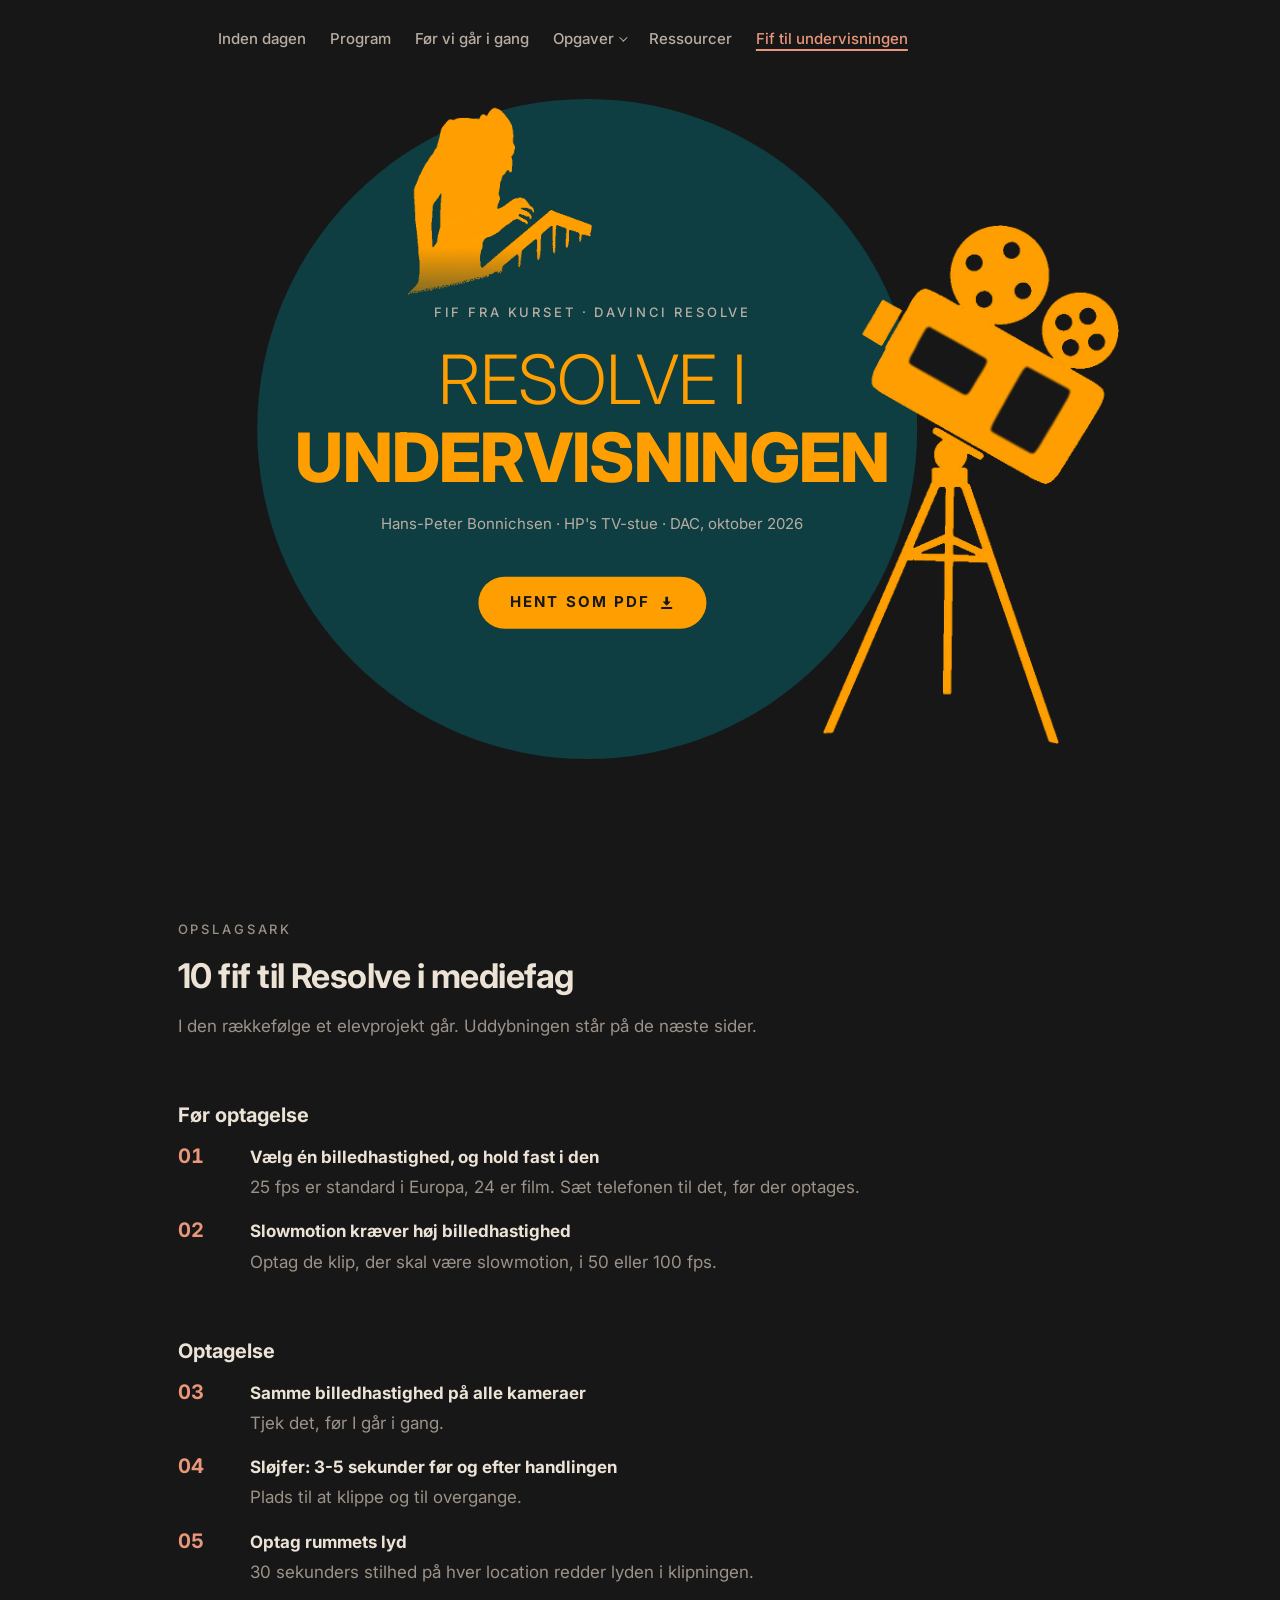
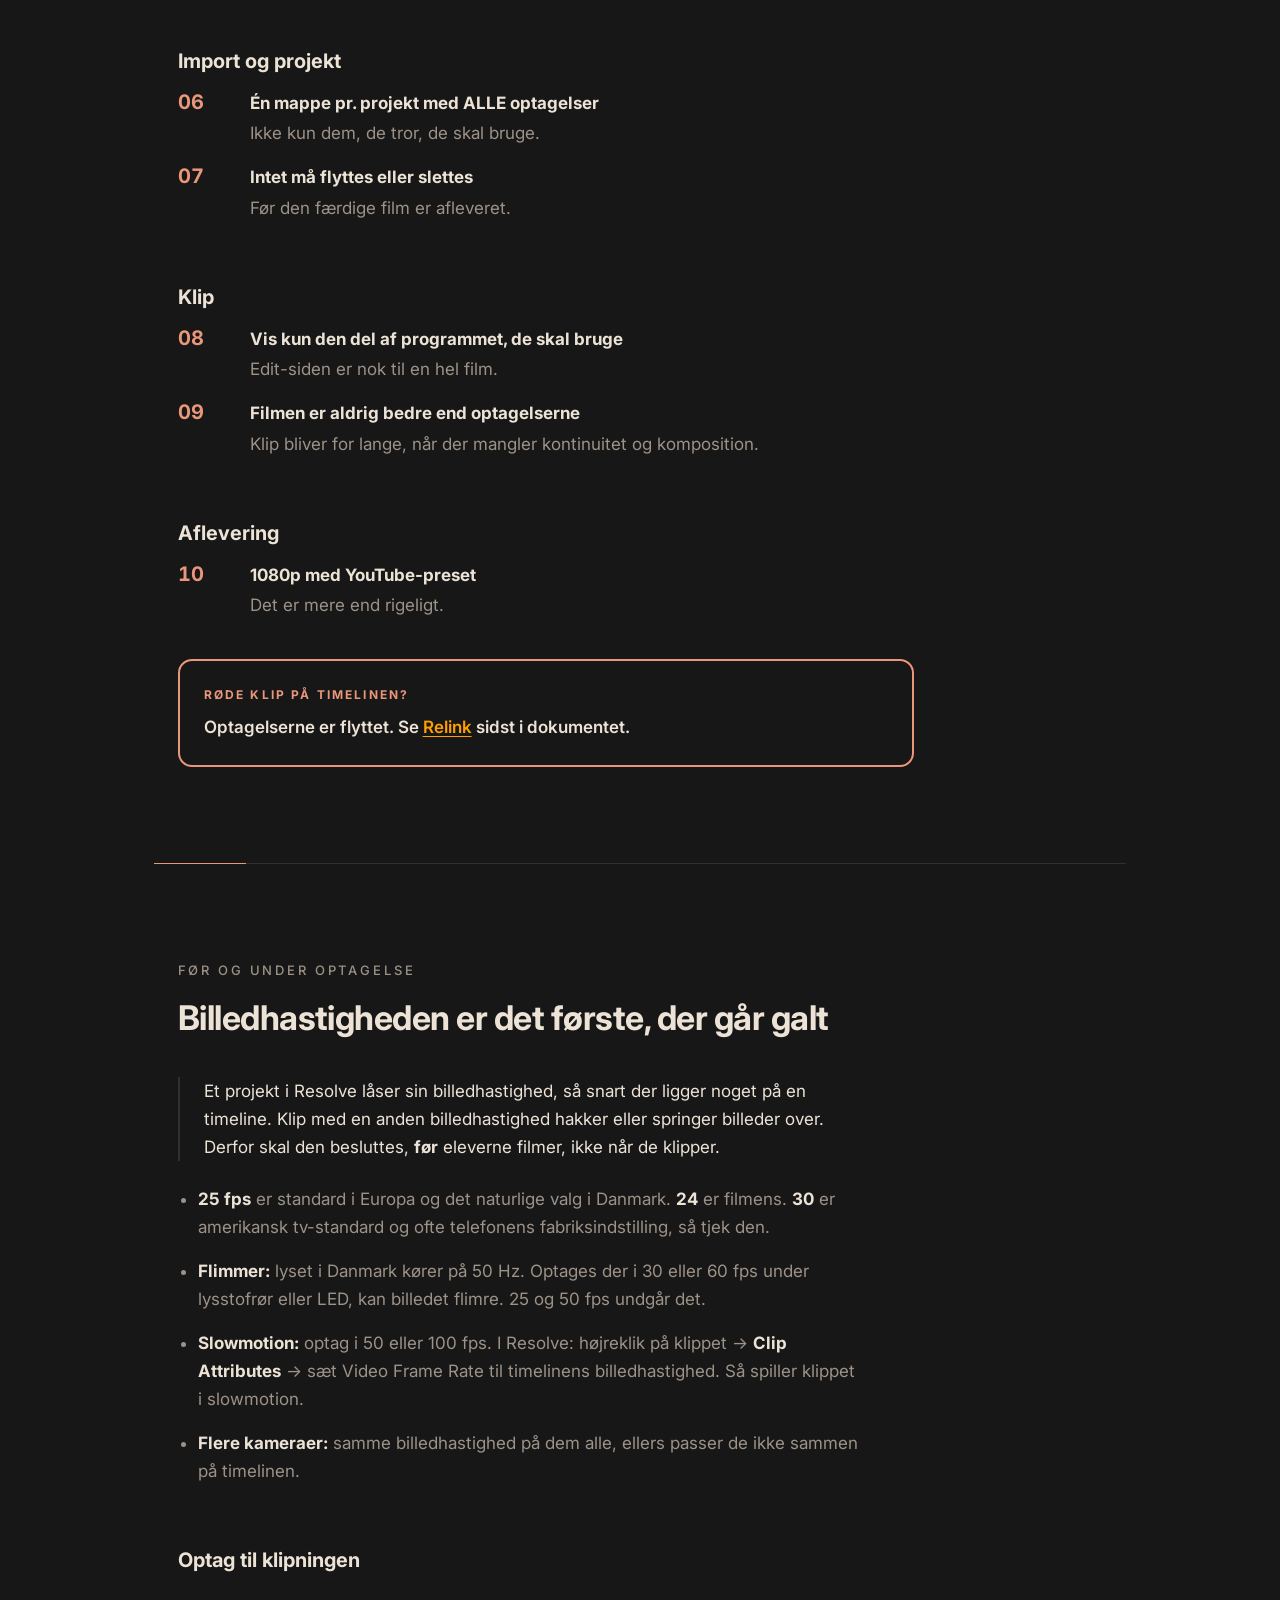
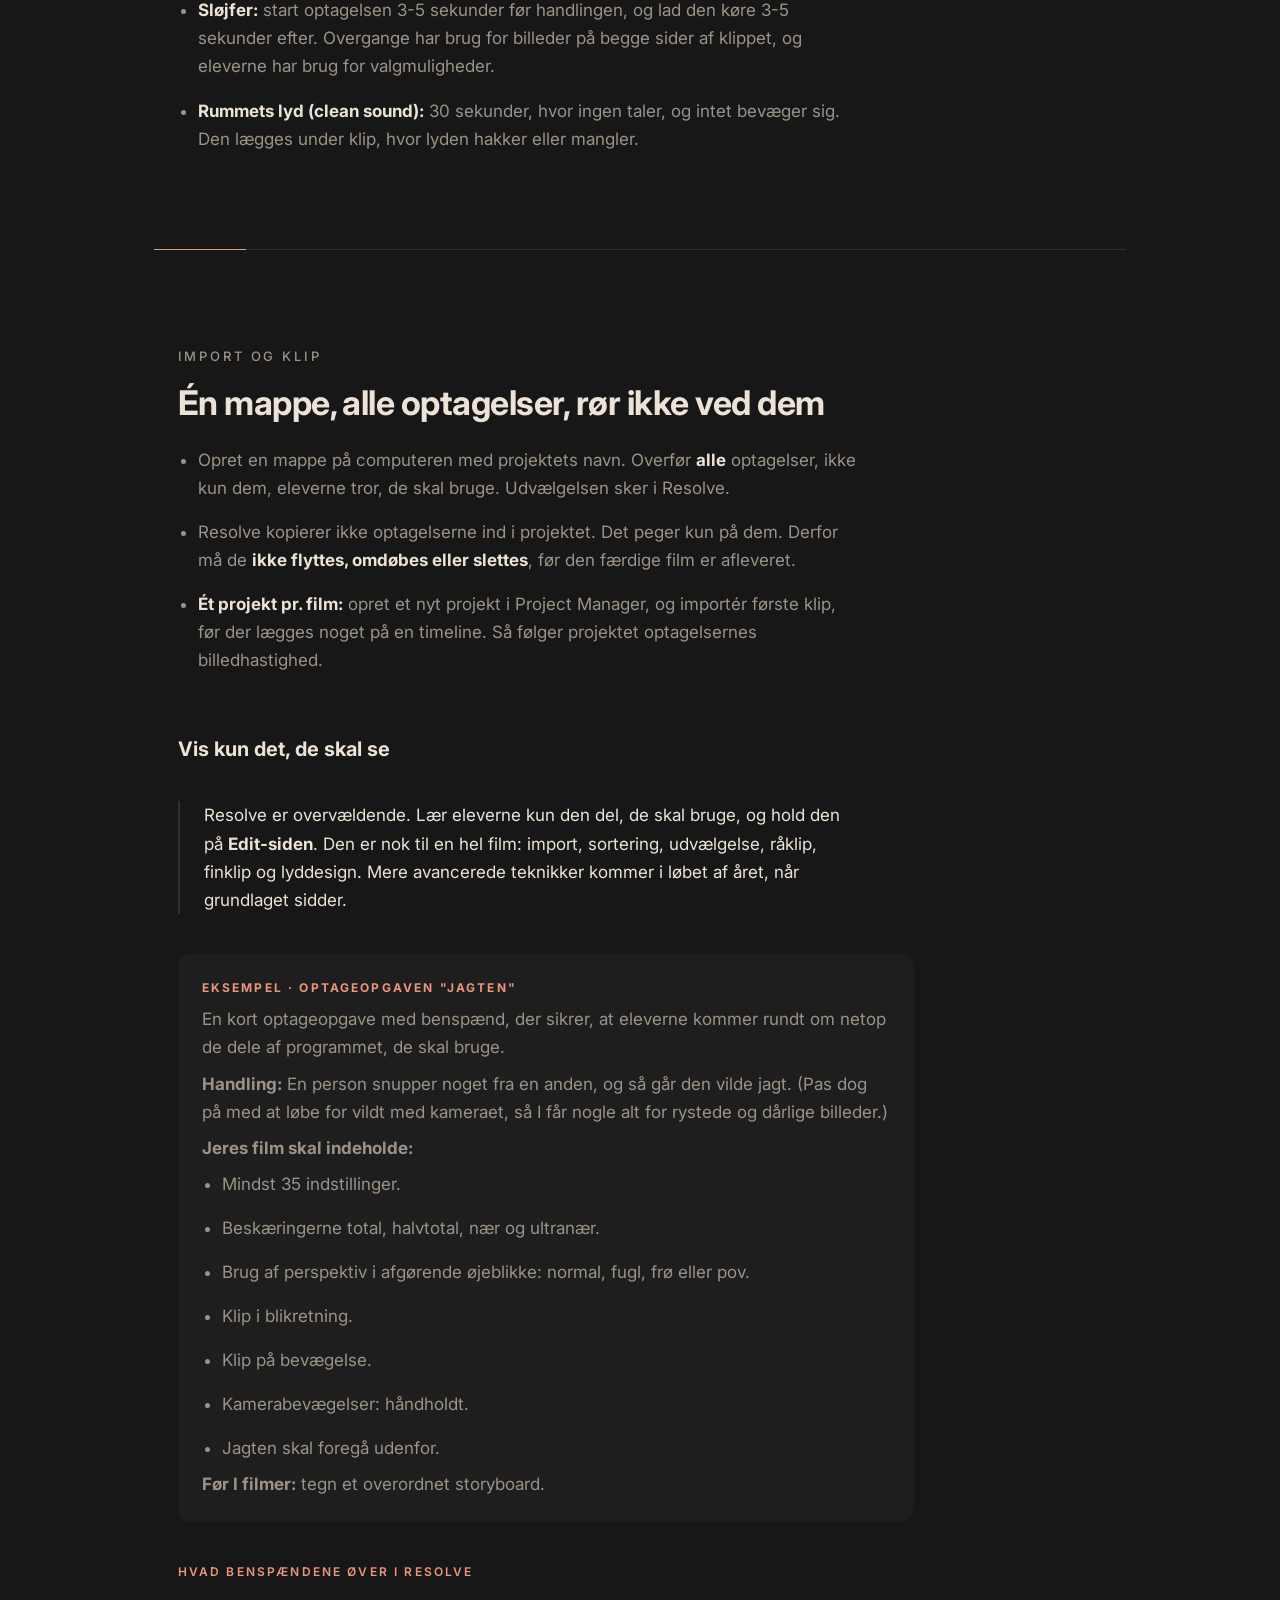
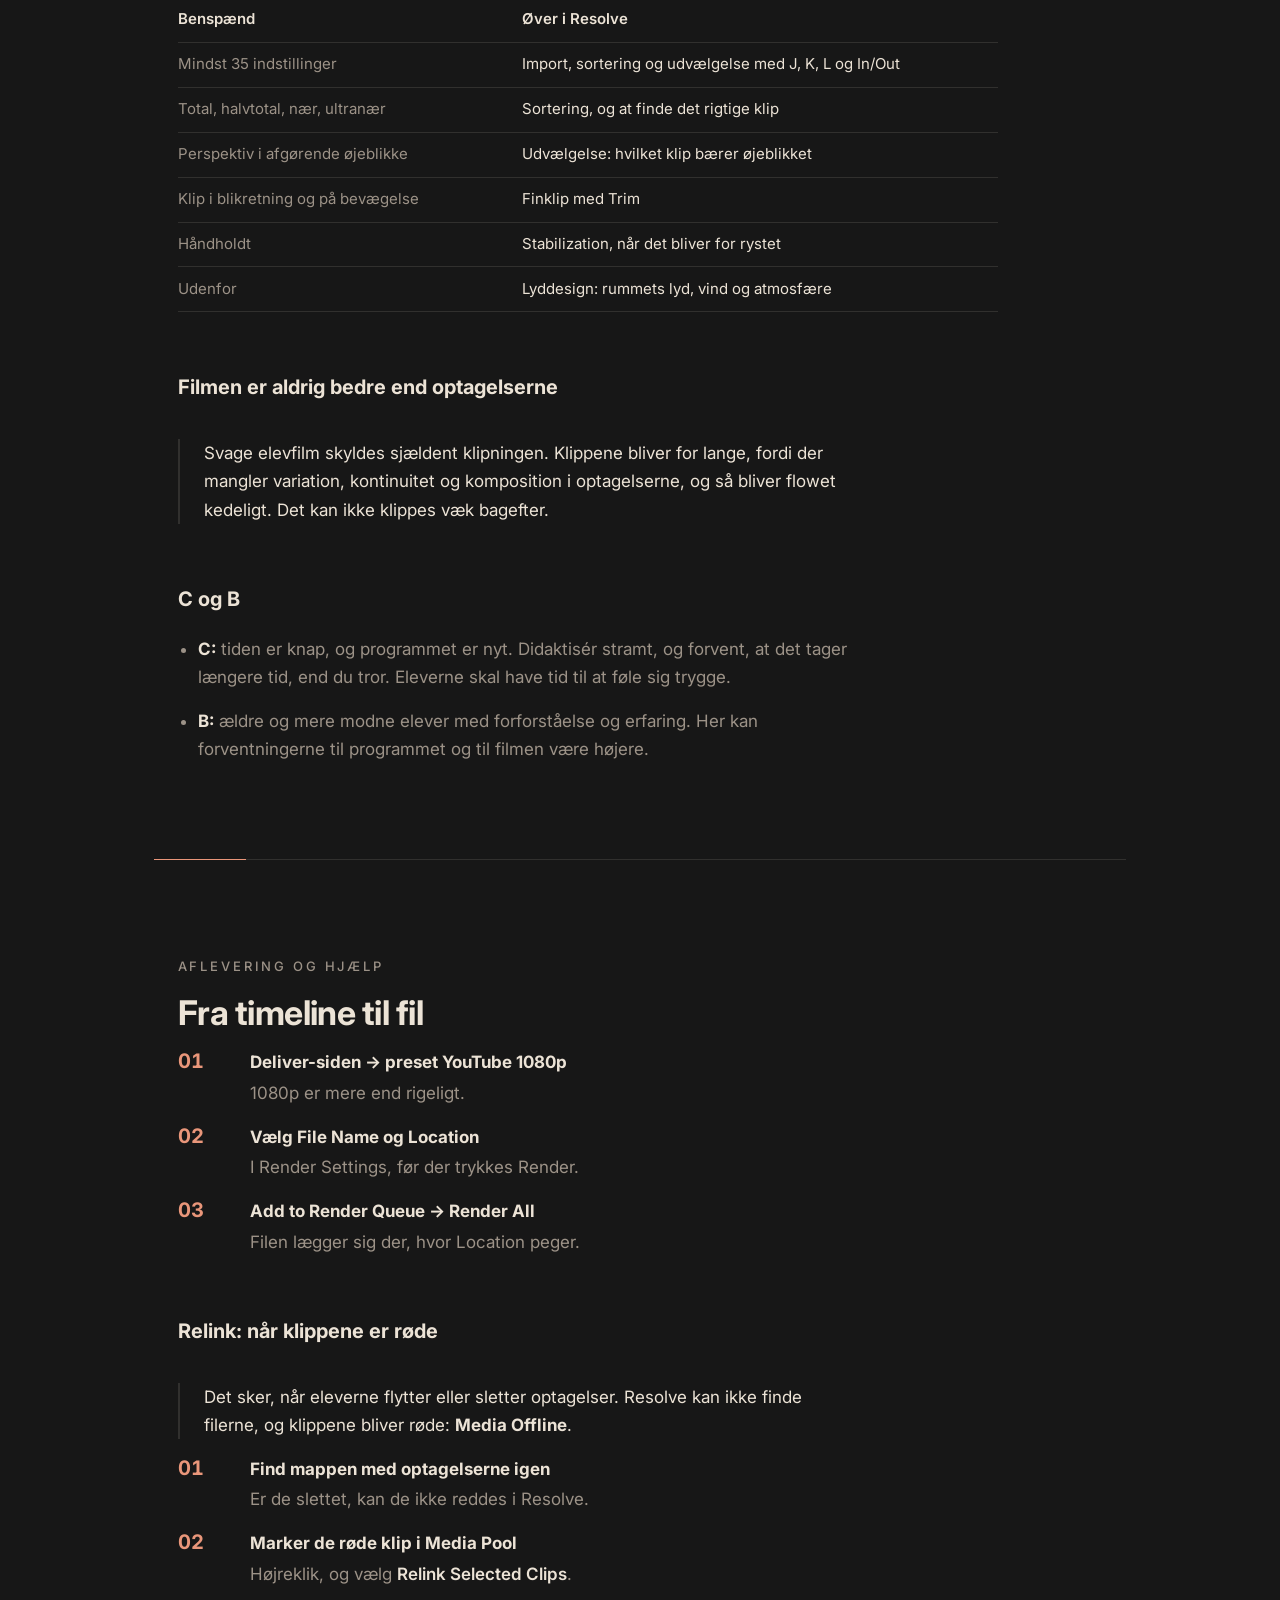
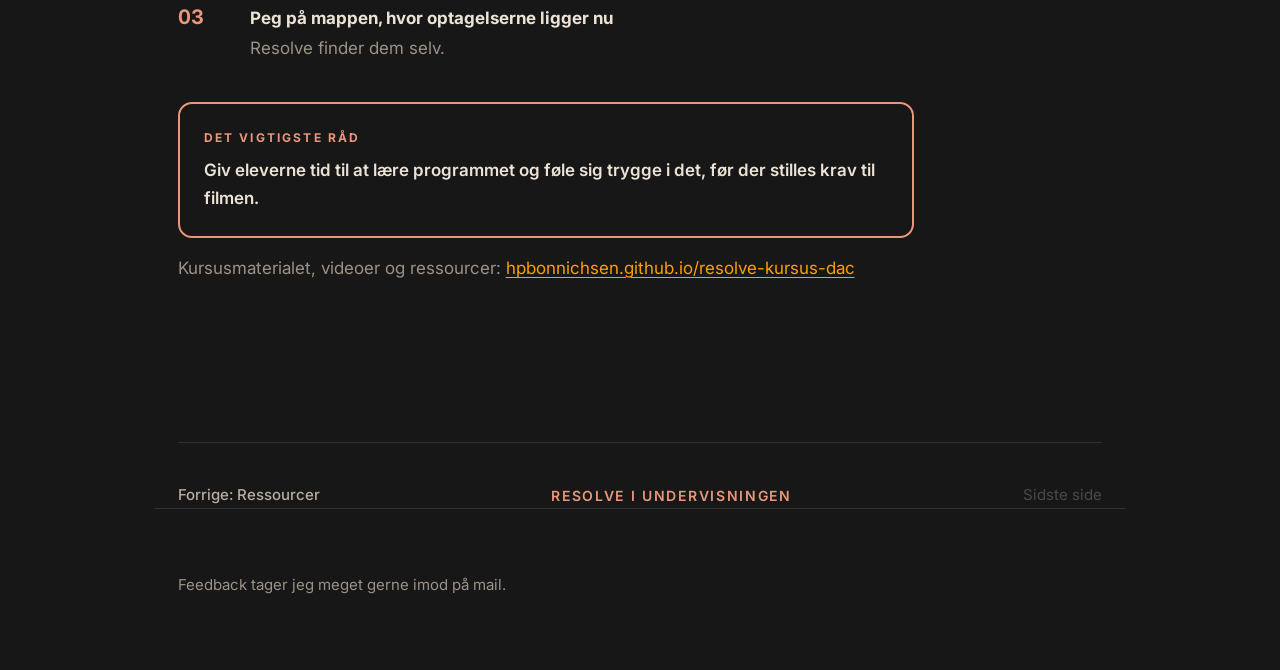
<file: undervisning.html>
<!DOCTYPE html>
<html lang="da">
<head>
<meta charset="utf-8">
<meta name="viewport" content="width=device-width, initial-scale=1">
<title>Resolve i undervisningen – fif fra kurset i DaVinci Resolve</title>
<meta name="description" content="Fif til at undervise mediefag C og B i DaVinci Resolve: billedhastighed, optagelse, import, klip, aflevering og relink.">
<link rel="preconnect" href="https://fonts.googleapis.com">
<link rel="preconnect" href="https://fonts.gstatic.com" crossorigin>
<link href="https://fonts.googleapis.com/css2?family=Inter:wght@300;400;500;600;700;800&display=swap" rel="stylesheet">
<link rel="stylesheet" href="css/style.css">
</head>
<body>

<a class="skip" href="#ark">Spring til fif'ene</a>

<!-- Forsiden er heroen fra index.html med ny titel. Den er også PDF'ens side 1.
     PDF'en laves af denne side: tools/pdf/lav_pdf.sh -->
<header class="hero print-cover">
  <nav class="nav" aria-label="Kursets sider">
    <div class="wrap">
    <ul class="nav__list nav__list--desktop">
      <li><a class="nav__link" href="index.html">Inden dagen</a></li>
      <li><a class="nav__link" href="program.html">Program</a></li>
      <li><a class="nav__link" href="velkommen.html">Før vi går i gang</a></li>
      <li>
        <details class="nav__fold">
          <summary>Opgaver</summary>
          <ul class="nav__sub">
            <li><a href="opgave-1-projektet.html">01 Åbn projektet</a></li>
            <li><a href="opgave-2-import.html">02 Import og udvælgelse</a></li>
            <li><a href="opgave-3-introen.html">03 Genskab introen</a></li>
            <li><a href="opgave-4-liv.html">04 Introen får liv</a></li>
            <li><a href="opgave-5-titler.html">05 Titel og credits</a></li>
            <li><a href="opgave-6-deliver.html">06 Eksport</a></li>
            <li><a href="opgave-7-color.html">07 Color</a></li>
          </ul>
        </details>
      </li>
      <li><a class="nav__link" href="ressourcer.html">Ressourcer</a></li>
      <li><a class="nav__link" href="undervisning.html" aria-current="page">Fif til undervisningen</a></li>
    </ul>
    <details class="nav__toggle">
      <summary class="nav__toggle-btn">Menu <span class="nav__toggle-current">&middot; Fif til undervisningen</span></summary>
      <ul class="nav__list">
        <li><a class="nav__link" href="index.html">Inden dagen</a></li>
        <li><a class="nav__link" href="program.html">Program</a></li>
        <li><a class="nav__link" href="velkommen.html">Før vi går i gang</a></li>
        <li>
          <details class="nav__fold">
            <summary>Opgaver</summary>
            <ul class="nav__sub">
              <li><a href="opgave-1-projektet.html">01 Åbn projektet</a></li>
              <li><a href="opgave-2-import.html">02 Import og udvælgelse</a></li>
              <li><a href="opgave-3-introen.html">03 Genskab introen</a></li>
              <li><a href="opgave-4-liv.html">04 Introen får liv</a></li>
              <li><a href="opgave-5-titler.html">05 Titel og credits</a></li>
              <li><a href="opgave-6-deliver.html">06 Eksport</a></li>
              <li><a href="opgave-7-color.html">07 Color</a></li>
            </ul>
          </details>
        </li>
        <li><a class="nav__link" href="ressourcer.html">Ressourcer</a></li>
        <li><a class="nav__link" href="undervisning.html" aria-current="page">Fif til undervisningen</a></li>
      </ul>
    </details>
    </div>
  </nav>

  <div class="hero__stage">
    <div class="hero__circle" aria-hidden="true">
      <img class="hero__fig hero__fig--nosferatu" src="assets/hero-nosferatu.png"
           alt="" width="500" height="653">
    </div>

    <img class="hero__fig hero__fig--kamera" src="assets/hero-kamera.png"
         alt="" aria-hidden="true" width="620" height="1081">

    <div class="hero__content">
      <p class="kicker">Fif fra kurset · DaVinci Resolve</p>
      <h1 class="hero__title">
        <span class="hero__line"><span class="hero__light">Resolve i</span></span>
        <span class="hero__line"><span class="hero__heavy">undervisningen</span></span>
      </h1>
      <p class="hero__byline">Hans-Peter Bonnichsen · HP's TV-stue · DAC, oktober 2026</p>
      <p class="hero__cta">
        <a class="btn" href="assets/resolve-i-undervisningen.pdf" download>
          Hent som PDF
          <svg class="btn__icon" viewBox="0 0 24 24" aria-hidden="true"><path d="M12 16l-6-6h4V3h4v7h4l-6 6zm-8 2h16v3H4v-3z"/></svg>
        </a>
      </p>
    </div>
  </div>
</header>

<main>

<!-- ===================================================================== -->
<!-- Side 1 i PDF'en efter forsiden: opslagsarket. -->
<section class="section print-page" id="ark">
  <div class="wrap">
    <p class="kicker">Opslagsark</p>
    <h2 class="section__title">10 fif til Resolve i mediefag</h2>
    <p class="section__intro">
      I den rækkefølge et elevprojekt går. Uddybningen står på de næste sider.
    </p>

    <h3 class="subhead">Før optagelse</h3>
    <ol class="steps steps--compact">
      <li class="step"><div><h4 class="step__title">Vælg én billedhastighed, og hold fast i den</h4>
        <p class="step__body">25 fps er standard i Europa, 24 er film. Sæt telefonen til det, før der optages.</p></div></li>
      <li class="step"><div><h4 class="step__title">Slowmotion kræver høj billedhastighed</h4>
        <p class="step__body">Optag de klip, der skal være slowmotion, i 50 eller 100 fps.</p></div></li>
    </ol>

    <h3 class="subhead">Optagelse</h3>
    <ol class="steps steps--compact" style="counter-reset: step 2">
      <li class="step"><div><h4 class="step__title">Samme billedhastighed på alle kameraer</h4>
        <p class="step__body">Tjek det, før I går i gang.</p></div></li>
      <li class="step"><div><h4 class="step__title">Sløjfer: 3-5 sekunder før og efter handlingen</h4>
        <p class="step__body">Plads til at klippe og til overgange.</p></div></li>
      <li class="step"><div><h4 class="step__title">Optag rummets lyd</h4>
        <p class="step__body">30 sekunders stilhed på hver location redder lyden i klipningen.</p></div></li>
    </ol>

    <h3 class="subhead">Import og projekt</h3>
    <ol class="steps steps--compact" style="counter-reset: step 5">
      <li class="step"><div><h4 class="step__title">Én mappe pr. projekt med ALLE optagelser</h4>
        <p class="step__body">Ikke kun dem, de tror, de skal bruge.</p></div></li>
      <li class="step"><div><h4 class="step__title">Intet må flyttes eller slettes</h4>
        <p class="step__body">Før den færdige film er afleveret.</p></div></li>
    </ol>

    <h3 class="subhead">Klip</h3>
    <ol class="steps steps--compact" style="counter-reset: step 7">
      <li class="step"><div><h4 class="step__title">Vis kun den del af programmet, de skal bruge</h4>
        <p class="step__body">Edit-siden er nok til en hel film.</p></div></li>
      <li class="step"><div><h4 class="step__title">Filmen er aldrig bedre end optagelserne</h4>
        <p class="step__body">Klip bliver for lange, når der mangler kontinuitet og komposition.</p></div></li>
    </ol>

    <h3 class="subhead">Aflevering</h3>
    <ol class="steps steps--compact" style="counter-reset: step 9">
      <li class="step"><div><h4 class="step__title">1080p med YouTube-preset</h4>
        <p class="step__body">Det er mere end rigeligt.</p></div></li>
    </ol>

    <div class="checkpoint" role="note">
      <p class="checkpoint__label">Røde klip på timelinen?</p>
      <p class="checkpoint__body">Optagelserne er flyttet. Se <a href="#relink">Relink</a> sidst i dokumentet.</p>
    </div>
  </div>
</section>

<hr class="rule">

<!-- ===================================================================== -->
<section class="section print-page" id="optagelse">
  <div class="wrap">
    <p class="kicker">Før og under optagelse</p>
    <h2 class="section__title">Billedhastigheden er det første, der går galt</h2>

    <div class="lead-in">
      <p>
        Et projekt i Resolve låser sin billedhastighed, så snart der ligger noget på en
        timeline. Klip med en anden billedhastighed hakker eller springer billeder
        over. Derfor skal den besluttes, <strong>før</strong> eleverne filmer, ikke når
        de klipper.
      </p>
    </div>

    <ul class="ideas">
      <li><strong>25 fps</strong> er standard i Europa og det naturlige valg i Danmark.
        <strong>24</strong> er filmens. <strong>30</strong> er amerikansk tv-standard og
        ofte telefonens fabriksindstilling, så tjek den.</li>
      <li><strong>Flimmer:</strong> lyset i Danmark kører på 50 Hz. Optages der i 30
        eller 60 fps under lysstofrør eller LED, kan billedet flimre. 25 og 50 fps
        undgår det.</li>
      <li><strong>Slowmotion:</strong> optag i 50 eller 100 fps. I Resolve: højreklik
        på klippet → <strong>Clip Attributes</strong> → sæt Video Frame Rate til
        timelinens billedhastighed. Så spiller klippet i slowmotion.</li>
      <li><strong>Flere kameraer:</strong> samme billedhastighed på dem alle, ellers
        passer de ikke sammen på timelinen.</li>
    </ul>

    <h3 class="subhead">Optag til klipningen</h3>
    <ul class="ideas">
      <li><strong>Sløjfer:</strong> start optagelsen 3-5 sekunder før handlingen, og lad
        den køre 3-5 sekunder efter. Overgange har brug for billeder på begge sider af
        klippet, og eleverne har brug for valgmuligheder.</li>
      <li><strong>Rummets lyd (clean sound):</strong> 30 sekunder, hvor ingen taler, og
        intet bevæger sig. Den lægges under klip, hvor lyden hakker eller mangler.</li>
    </ul>
  </div>
</section>

<hr class="rule">

<!-- ===================================================================== -->
<section class="section print-page" id="klip">
  <div class="wrap">
    <p class="kicker">Import og klip</p>
    <h2 class="section__title">Én mappe, alle optagelser, rør ikke ved dem</h2>

    <ul class="ideas">
      <li>Opret en mappe på computeren med projektets navn. Overfør <strong>alle</strong>
        optagelser, ikke kun dem, eleverne tror, de skal bruge. Udvælgelsen sker i
        Resolve.</li>
      <li>Resolve kopierer ikke optagelserne ind i projektet. Det peger kun på dem.
        Derfor må de <strong>ikke flyttes, omdøbes eller slettes</strong>, før den
        færdige film er afleveret.</li>
      <li><strong>Ét projekt pr. film:</strong> opret et nyt projekt i Project Manager,
        og importér første klip, før der lægges noget på en timeline. Så følger
        projektet optagelsernes billedhastighed.</li>
    </ul>

    <h3 class="subhead">Vis kun det, de skal se</h3>
    <div class="lead-in">
      <p>
        Resolve er overvældende. Lær eleverne kun den del, de skal bruge, og hold den
        på <strong>Edit-siden</strong>. Den er nok til en hel film: import, sortering,
        udvælgelse, råklip, finklip og lyddesign. Mere avancerede teknikker kommer i
        løbet af året, når grundlaget sidder.
      </p>
    </div>

    <div class="extra">
      <p class="extra__label">Eksempel · optageopgaven "Jagten"</p>
      <p class="extra__body">
        En kort optageopgave med benspænd, der sikrer, at eleverne kommer rundt om netop
        de dele af programmet, de skal bruge.
      </p>
      <p class="extra__body">
        <strong>Handling:</strong> En person snupper noget fra en anden, og så går den
        vilde jagt. (Pas dog på med at løbe for vildt med kameraet, så I får nogle alt
        for rystede og dårlige billeder.)
      </p>
      <p class="extra__body"><strong>Jeres film skal indeholde:</strong></p>
      <ul class="ideas">
        <li>Mindst 35 indstillinger.</li>
        <li>Beskæringerne total, halvtotal, nær og ultranær.</li>
        <li>Brug af perspektiv i afgørende øjeblikke: normal, fugl, frø eller pov.</li>
        <li>Klip i blikretning.</li>
        <li>Klip på bevægelse.</li>
        <li>Kamerabevægelser: håndholdt.</li>
        <li>Jagten skal foregå udenfor.</li>
      </ul>
      <p class="extra__body"><strong>Før I filmer:</strong> tegn et overordnet storyboard.</p>
    </div>

    <table class="keys benspaend">
      <caption>Hvad benspændene øver i Resolve</caption>
      <thead><tr><th>Benspænd</th><th>Øver i Resolve</th></tr></thead>
      <tbody>
        <tr><td>Mindst 35 indstillinger</td><td>Import, sortering og udvælgelse med J, K, L og In/Out</td></tr>
        <tr><td>Total, halvtotal, nær, ultranær</td><td>Sortering, og at finde det rigtige klip</td></tr>
        <tr><td>Perspektiv i afgørende øjeblikke</td><td>Udvælgelse: hvilket klip bærer øjeblikket</td></tr>
        <tr><td>Klip i blikretning og på bevægelse</td><td>Finklip med Trim</td></tr>
        <tr><td>Håndholdt</td><td>Stabilization, når det bliver for rystet</td></tr>
        <tr><td>Udenfor</td><td>Lyddesign: rummets lyd, vind og atmosfære</td></tr>
      </tbody>
    </table>

    <h3 class="subhead">Filmen er aldrig bedre end optagelserne</h3>
    <div class="lead-in">
      <p>
        Svage elevfilm skyldes sjældent klipningen. Klippene bliver for lange, fordi der
        mangler variation, kontinuitet og komposition i optagelserne, og så bliver
        flowet kedeligt. Det kan ikke klippes væk bagefter.
      </p>
    </div>

    <h3 class="subhead">C og B</h3>
    <ul class="ideas">
      <li><strong>C:</strong> tiden er knap, og programmet er nyt. Didaktisér stramt, og
        forvent, at det tager længere tid, end du tror. Eleverne skal have tid til at
        føle sig trygge.</li>
      <li><strong>B:</strong> ældre og mere modne elever med forforståelse og erfaring.
        Her kan forventningerne til programmet og til filmen være højere.</li>
    </ul>
  </div>
</section>

<hr class="rule">

<!-- ===================================================================== -->
<section class="section print-page" id="aflevering">
  <div class="wrap">
    <p class="kicker">Aflevering og hjælp</p>
    <h2 class="section__title">Fra timeline til fil</h2>

    <ol class="steps steps--compact">
      <li class="step"><div><h4 class="step__title">Deliver-siden → preset YouTube 1080p</h4>
        <p class="step__body">1080p er mere end rigeligt.</p></div></li>
      <li class="step"><div><h4 class="step__title">Vælg File Name og Location</h4>
        <p class="step__body">I Render Settings, før der trykkes Render.</p></div></li>
      <li class="step"><div><h4 class="step__title">Add to Render Queue → Render All</h4>
        <p class="step__body">Filen lægger sig der, hvor Location peger.</p></div></li>
    </ol>

    <h3 class="subhead" id="relink">Relink: når klippene er røde</h3>
    <div class="lead-in">
      <p>
        Det sker, når eleverne flytter eller sletter optagelser. Resolve kan ikke finde
        filerne, og klippene bliver røde: <strong>Media Offline</strong>.
      </p>
    </div>
    <!-- Menunavnet "Relink Selected Clips" er ikke tjekket i 21.1. -->
    <ol class="steps steps--compact">
      <li class="step"><div><h4 class="step__title">Find mappen med optagelserne igen</h4>
        <p class="step__body">Er de slettet, kan de ikke reddes i Resolve.</p></div></li>
      <li class="step"><div><h4 class="step__title">Marker de røde klip i Media Pool</h4>
        <p class="step__body">Højreklik, og vælg <strong>Relink Selected Clips</strong>.</p></div></li>
      <li class="step"><div><h4 class="step__title">Peg på mappen, hvor optagelserne ligger nu</h4>
        <p class="step__body">Resolve finder dem selv.</p></div></li>
    </ol>

    <div class="checkpoint" role="note">
      <p class="checkpoint__label">Det vigtigste råd</p>
      <p class="checkpoint__body">
        Giv eleverne tid til at lære programmet og føle sig trygge i det, før der
        stilles krav til filmen.
      </p>
    </div>

    <p class="section__intro print-url">
      Kursusmaterialet, videoer og ressourcer:
      <a href="https://hpbonnichsen.github.io/resolve-kursus-dac/">hpbonnichsen.github.io/resolve-kursus-dac</a>
    </p>
  </div>
</section>

</main>

<div class="wrap">
  <nav class="lesson-nav" aria-label="Mellem siderne">
    <a class="nav__link" href="ressourcer.html">Forrige: Ressourcer</a>
    <span class="lesson-nav__where">Resolve i undervisningen</span>
    <span class="lesson-nav__spacer">Sidste side</span>
  </nav>
</div>

<footer class="footer">
  <div class="wrap">
    <p>Feedback tager jeg meget gerne imod på mail.</p>
  </div>
</footer>

</body>
</html>
</file>
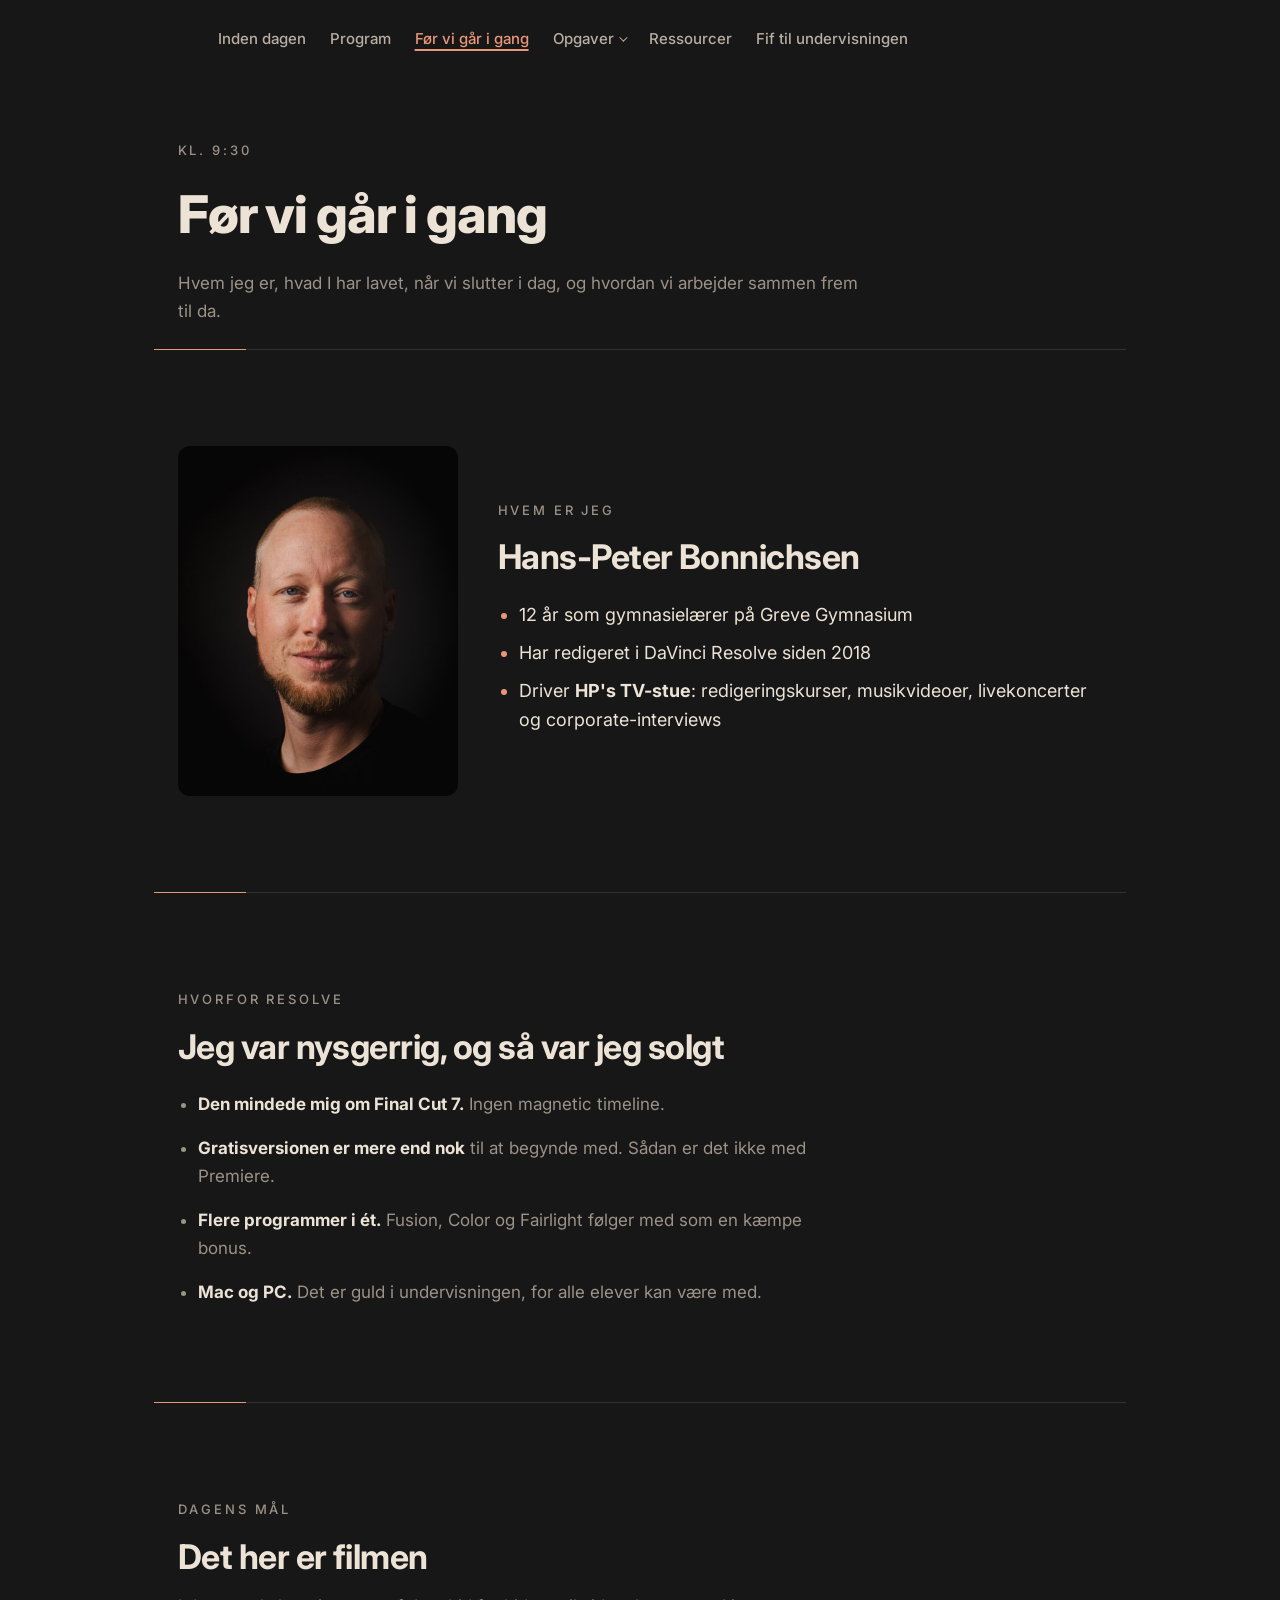
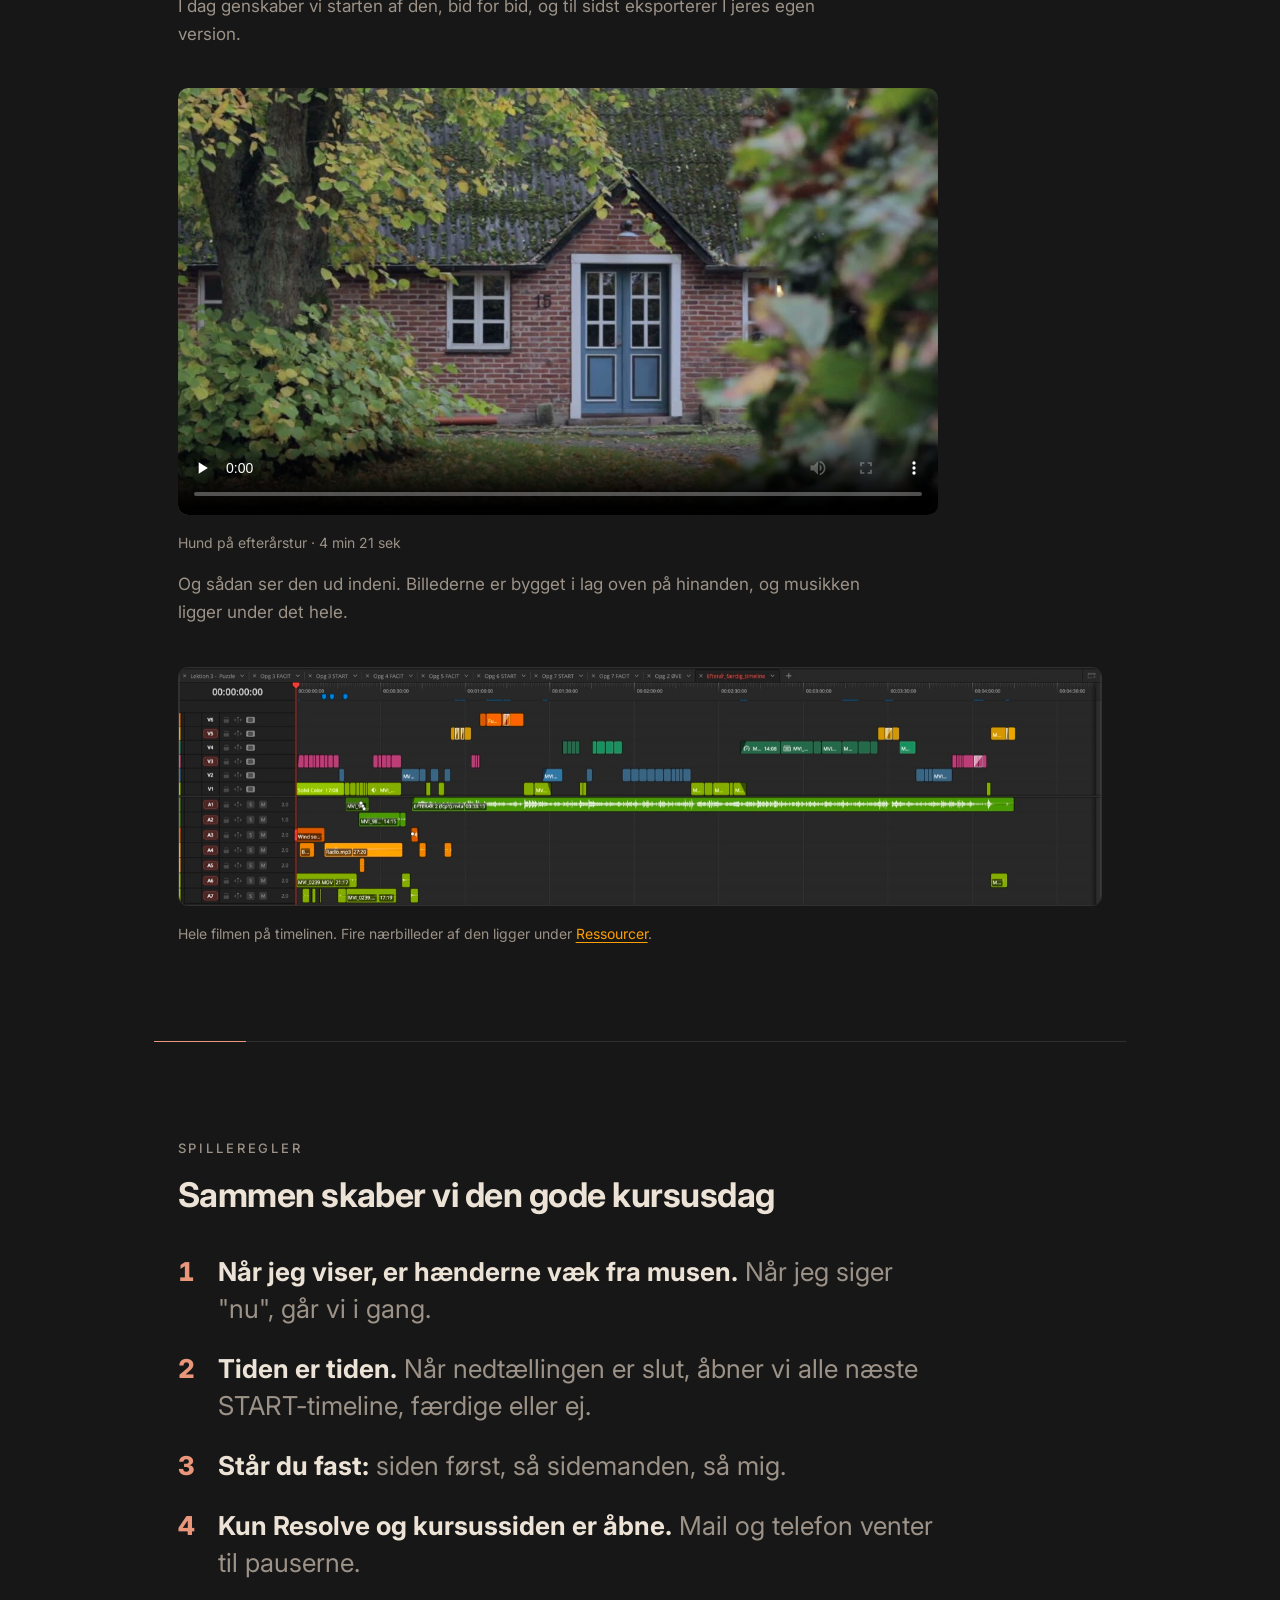
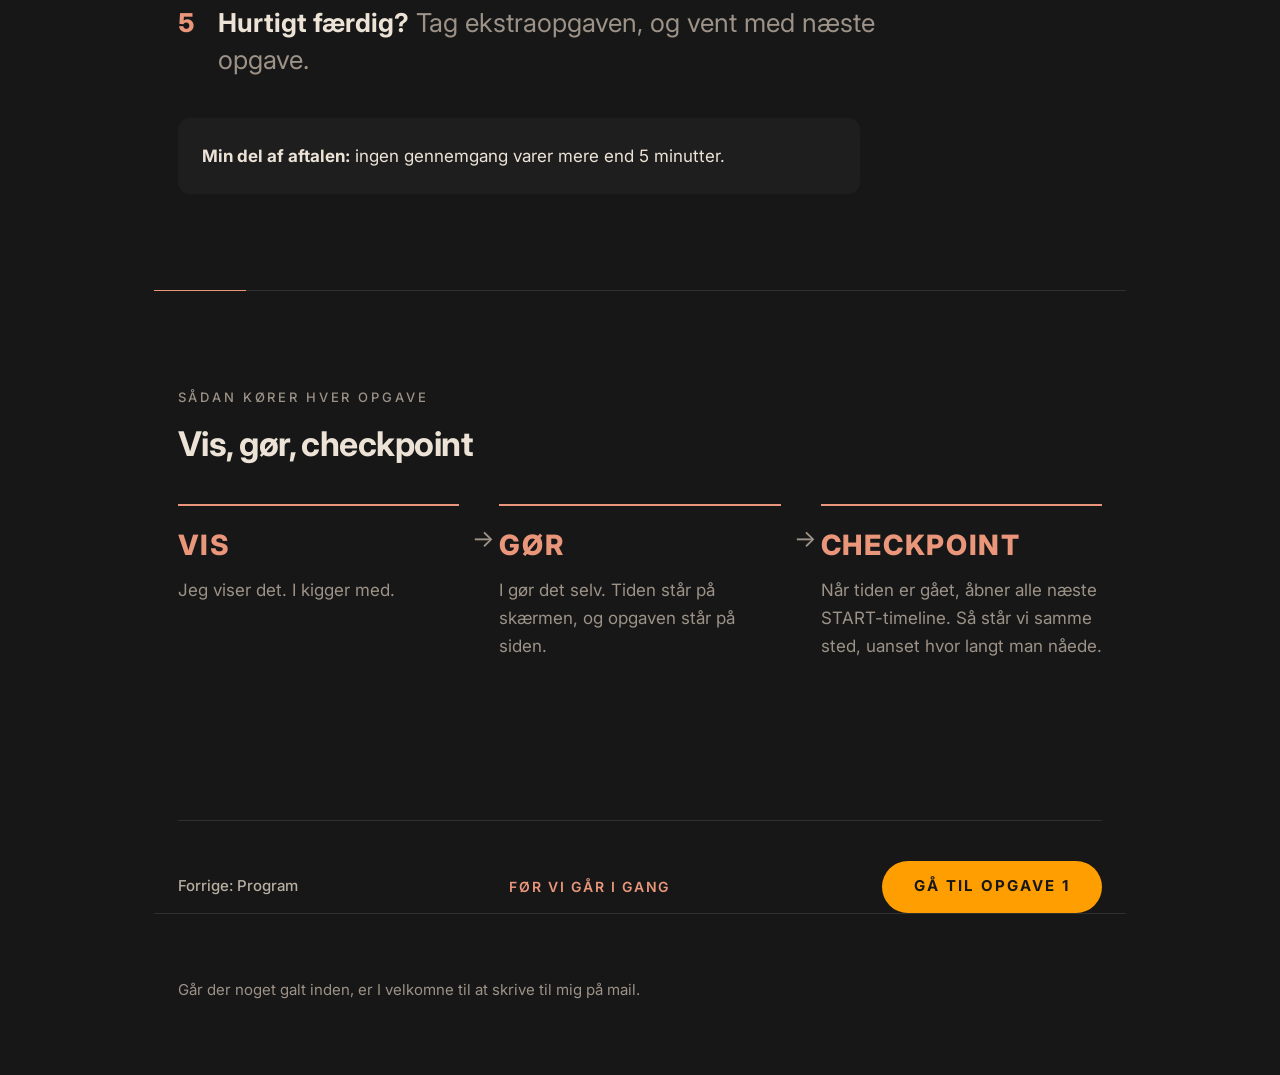
<file: velkommen.html>
<!DOCTYPE html>
<html lang="da">
<head>
<meta charset="utf-8">
<meta name="viewport" content="width=device-width, initial-scale=1">
<title>Før vi går i gang – kursus i DaVinci Resolve</title>
<meta name="description" content="Hvem underviser, hvad dagen skal ende med, og hvordan vi arbejder sammen på kursusdagen.">
<link rel="preconnect" href="https://fonts.googleapis.com">
<link rel="preconnect" href="https://fonts.gstatic.com" crossorigin>
<link href="https://fonts.googleapis.com/css2?family=Inter:wght@300;400;500;600;700;800&display=swap" rel="stylesheet">
<link rel="stylesheet" href="css/style.css">
</head>
<body>

<a class="skip" href="#regler">Spring til spillereglerne</a>

<!-- Kursus 2-navigation. Kun de sider, der findes indtil videre. Opgave 1-7 og
     Ressourcer tilføjes, når de er bygget, og så genereres nav'en ens i alle
     filer med et script, som på kursus 1. -->
<nav class="nav" aria-label="Kursets sider">
  <div class="wrap">
  <ul class="nav__list nav__list--desktop">
    <li><a class="nav__link" href="index.html">Inden dagen</a></li>
    <li><a class="nav__link" href="program.html">Program</a></li>
    <li><a class="nav__link" href="velkommen.html" aria-current="page">Før vi går i gang</a></li>
    <li>
      <details class="nav__fold">
        <summary>Opgaver</summary>
        <ul class="nav__sub">
          <li><a href="opgave-1-projektet.html">01 Åbn projektet</a></li>
          <li><a href="opgave-2-import.html">02 Import og udvælgelse</a></li>
          <li><a href="opgave-3-introen.html">03 Genskab introen</a></li>
          <li><a href="opgave-4-liv.html">04 Introen får liv</a></li>
          <li><a href="opgave-5-titler.html">05 Titel og credits</a></li>
          <li><a href="opgave-6-deliver.html">06 Eksport</a></li>
          <li><a href="opgave-7-color.html">07 Color</a></li>
        </ul>
      </details>
    </li>
    <li><a class="nav__link" href="ressourcer.html">Ressourcer</a></li>
    <li><a class="nav__link" href="undervisning.html">Fif til undervisningen</a></li>
  </ul>
  <details class="nav__toggle">
    <summary class="nav__toggle-btn">Menu <span class="nav__toggle-current">&middot; Før vi går i gang</span></summary>
    <ul class="nav__list">
      <li><a class="nav__link" href="index.html">Inden dagen</a></li>
      <li><a class="nav__link" href="program.html">Program</a></li>
      <li><a class="nav__link" href="velkommen.html" aria-current="page">Før vi går i gang</a></li>
      <li>
        <details class="nav__fold">
          <summary>Opgaver</summary>
          <ul class="nav__sub">
            <li><a href="opgave-1-projektet.html">01 Åbn projektet</a></li>
            <li><a href="opgave-2-import.html">02 Import og udvælgelse</a></li>
            <li><a href="opgave-3-introen.html">03 Genskab introen</a></li>
            <li><a href="opgave-4-liv.html">04 Introen får liv</a></li>
            <li><a href="opgave-5-titler.html">05 Titel og credits</a></li>
            <li><a href="opgave-6-deliver.html">06 Eksport</a></li>
            <li><a href="opgave-7-color.html">07 Color</a></li>
          </ul>
        </details>
      </li>
      <li><a class="nav__link" href="ressourcer.html">Ressourcer</a></li>
      <li><a class="nav__link" href="undervisning.html">Fif til undervisningen</a></li>
    </ul>
  </details>
  </div>
</nav>

<div class="wrap">
  <header class="pagehead">
    <p class="kicker">Kl. 9:30</p>
    <h1 class="pagehead__title">Før vi går i gang</h1>
    <p class="pagehead__intro">
      Hvem jeg er, hvad I har lavet, når vi slutter i dag, og hvordan vi
      arbejder sammen frem til da.
    </p>
  </header>
</div>

<hr class="rule">

<main>

<!-- ===================================================================== -->
<section class="section" id="hvem">
  <div class="wrap">
    <div class="about">
      <img class="about__photo" src="assets/hp-portraet.jpg"
           alt="Portræt af Hans-Peter Bonnichsen mod en mørk baggrund."
           width="800" height="1000">
      <div>
        <p class="kicker">Hvem er jeg</p>
        <h2 class="section__title">Hans-Peter Bonnichsen</h2>
        <ul class="about__list">
          <li>12 år som gymnasielærer på Greve Gymnasium</li>
          <li>Har redigeret i DaVinci Resolve siden 2018</li>
          <li>Driver <strong>HP's TV-stue</strong>: redigeringskurser,
            musikvideoer, livekoncerter og corporate-interviews</li>
        </ul>
      </div>
    </div>
  </div>
</section>

<hr class="rule">

<!-- ===================================================================== -->
<section class="section" id="hvorfor">
  <div class="wrap">
    <p class="kicker">Hvorfor Resolve</p>
    <h2 class="section__title">Jeg var nysgerrig, og så var jeg solgt</h2>

    <ul class="ideas">
      <li><strong>Den mindede mig om Final Cut 7.</strong> Ingen magnetic
        timeline.</li>
      <li><strong>Gratisversionen er mere end nok</strong> til at begynde med.
        Sådan er det ikke med Premiere.</li>
      <li><strong>Flere programmer i ét.</strong> Fusion, Color og Fairlight
        følger med som en kæmpe bonus.</li>
      <li><strong>Mac og PC.</strong> Det er guld i undervisningen, for alle
        elever kan være med.</li>
    </ul>
  </div>
</section>

<hr class="rule">

<!-- ===================================================================== -->
<section class="section" id="maal">
  <div class="wrap">
    <p class="kicker">Dagens mål</p>
    <h2 class="section__title">Det her er filmen</h2>
    <p class="section__intro">
      I dag genskaber vi starten af den, bid for bid, og til sidst eksporterer I
      jeres egen version.
    </p>

    <!-- Filmen hostes som Release-asset i hpbonnichsen.github.io (media-v1),
         samme sted som kaffe.mp4. Lokal kopi: media/hund-paa-efteraarstur.mp4. -->
    <figure class="film">
      <video controls preload="none" playsinline poster="assets/hund-poster.jpg" width="1280" height="720">
        <source src="https://github.com/hpbonnichsen/hpbonnichsen.github.io/releases/download/media-v1/hund-paa-efteraarstur.mp4" type="video/mp4">
        <a href="https://github.com/hpbonnichsen/hpbonnichsen.github.io/releases/download/media-v1/hund-paa-efteraarstur.mp4">Hent filmen</a>
      </video>
      <figcaption>Hund på efterårstur · 4 min 21 sek</figcaption>
    </figure>

    <!-- hf-1 flyttet hertil fra Opgave 1 (HP 2026-10-25). Billedteksten er
         Nostromos beskrivelse, HP retter med sin egen pointe. -->
    <p class="section__intro">
      Og sådan ser den ud indeni. Billederne er bygget i lag oven på hinanden, og
      musikken ligger under det hele.
    </p>
    <figure class="shot shot--wide">
      <div class="shot__frame">
        <img src="assets/hf-1-hele-filmen.jpg"
             alt="Hele filmens timeline: videoklip på seks spor øverst, musikken som ét langt grønt spor under, og lydeffekter på sporene nederst."
             width="1400" height="360" loading="lazy">
      </div>
      <figcaption class="shot__caption">
        Hele filmen på timelinen. Fire nærbilleder af den ligger under
        <a href="ressourcer.html#anatomi">Ressourcer</a>.
      </figcaption>
    </figure>
  </div>
</section>

<hr class="rule">

<!-- ===================================================================== -->
<section class="section" id="regler">
  <div class="wrap">
    <p class="kicker">Spilleregler</p>
    <h2 class="section__title">Sammen skaber vi den gode kursusdag</h2>

    <ol class="rules">
      <li><strong>Når jeg viser, er hænderne væk fra musen.</strong>
        Når jeg siger "nu", går vi i gang.</li>
      <li><strong>Tiden er tiden.</strong> Når nedtællingen er slut, åbner vi
        alle næste START-timeline, færdige eller ej.</li>
      <li><strong>Står du fast:</strong> siden først, så sidemanden, så mig.</li>
      <li><strong>Kun Resolve og kursussiden er åbne.</strong> Mail og telefon
        venter til pauserne.</li>
      <li><strong>Hurtigt færdig?</strong> Tag ekstraopgaven, og vent med næste
        opgave.</li>
    </ol>

    <p class="rules__promise">
      <strong>Min del af aftalen:</strong> ingen gennemgang varer mere end
      5 minutter.
    </p>
  </div>
</section>

<hr class="rule">

<!-- ===================================================================== -->
<section class="section" id="rytme">
  <div class="wrap">
    <p class="kicker">Sådan kører hver opgave</p>
    <h2 class="section__title">Vis, gør, checkpoint</h2>

    <ol class="rhythm">
      <li class="rhythm__step">
        <p class="rhythm__name">Vis</p>
        <p class="rhythm__body">Jeg viser det. I kigger med.</p>
      </li>
      <li class="rhythm__step">
        <p class="rhythm__name">Gør</p>
        <p class="rhythm__body">I gør det selv. Tiden står på skærmen, og
          opgaven står på siden.</p>
      </li>
      <li class="rhythm__step">
        <p class="rhythm__name">Checkpoint</p>
        <p class="rhythm__body">Når tiden er gået, åbner alle næste
          START-timeline. Så står vi samme sted, uanset hvor langt man nåede.</p>
      </li>
    </ol>
  </div>
</section>

</main>

<!-- ===================================================================== -->
<div class="wrap">
  <nav class="lesson-nav" aria-label="Mellem siderne">
    <a class="nav__link" href="program.html">Forrige: Program</a>
    <span class="lesson-nav__where">Før vi går i gang</span>
    <a class="btn" href="opgave-1-projektet.html">Gå til Opgave 1</a>
  </nav>
</div>

<footer class="footer">
  <div class="wrap">
    <p>Går der noget galt inden, er I velkomne til at skrive til mig på mail.</p>
  </div>
</footer>

</body>
</html>
</file>
<file: css/style.css>
/* ==========================================================================
   Fra redigering til færdig film – onboarding før kursusdagen.

   Én side, fem sektioner, ingen navigation. Kursisten skal kunne installere
   programmet og lave sine lektier uden at træffe et eneste valg om hvor på
   siden man skal hen.

   Amber betyder handling og intet andet. Rust strukturerer: trin-numre,
   annotationer, skillelinjer. Ingen af dem bruges som store flader.
   ========================================================================== */

:root {
  --bg:       #171717;
  --surface:  #1e1e1e;
  --petrol:   #0E3D42;

  --amber:    #FF9E00;   /* 8,66:1 mod --bg · primær accent, kun handling */
  --rust:     #E9967A;   /* 7,78:1 mod --bg · sekundær, kun struktur */

  --ink:      #ece3d6;   /* 14,11:1 mod --bg */
  --ink-dim:  #9c9287;   /*  5,87:1 mod --bg */
  --ink-soft: #b8aea2;   /*  5,45:1 mod --petrol · kickeren i hero står på
                            cirklen, hvor --ink-dim kun når 3,9:1 */

  --line:     rgba(236, 227, 214, 0.12);

  --font: "Inter", system-ui, -apple-system, "Segoe UI", sans-serif;
  --ease: cubic-bezier(0.22, 1, 0.36, 1);

  /* Én afstandsskala. Alt lodret rytme er et af disse tal. */
  --s1: 0.5rem;
  --s2: 1rem;
  --s3: 1.5rem;
  --s4: 2.5rem;
  --s5: 4rem;
  --s6: 6rem;

  --measure: 62ch;    /* maks linjelængde på brødtekst */
  --wrap: 1100px;     /* tekstspaltens bredde inde i skallen */

  /* Skallen er hele sidens bredde: hero, skillelinjer og footer-kant med.
     Cirka 3/4 af skærmen. Bunden på 680px undgår et spring lige over
     mobil-brydepunktet, loftet holder den fra at løbe løbsk på brede skærme. */
  --shell: clamp(680px, 76vw, 1500px);
}

*, *::before, *::after { box-sizing: border-box; }

html { scroll-behavior: smooth; }
@media (prefers-reduced-motion: reduce) {
  html { scroll-behavior: auto; }
}

body {
  margin: 0;
  background: var(--bg);
  color: var(--ink);
  font-family: var(--font);
  font-size: clamp(1rem, 0.96rem + 0.2vw, 1.0625rem);
  line-height: 1.65;
  -webkit-font-smoothing: antialiased;
}

img { max-width: 100%; height: auto; display: block; }

.wrap {
  width: min(100% - 2 * var(--s3), var(--wrap));
  margin-inline: auto;
}

/* På desktop trækkes hele siden ind i en centreret spalte, så heroen,
   skillelinjerne og footer-kanten stopper samme sted i stedet for at løbe
   ud i vinduskanten. På telefon fylder siden fortsat hele bredden. */
@media (min-width: 721px) {
  body {
    width: var(--shell);
    margin-inline: auto;
  }
}

/* Skip-link: første tabstop, usynlig indtil den får fokus. */
.skip {
  position: absolute;
  left: var(--s2);
  top: -4rem;
  z-index: 10;
  padding: var(--s1) var(--s3);
  background: var(--amber);
  color: var(--bg);
  font-weight: 600;
  border-radius: 999px;
  transition: top 0.15s var(--ease);
}
.skip:focus { top: var(--s2); }

/* --------------------------------------------------------------------------
   Typografi
   -------------------------------------------------------------------------- */

h1, h2, h3 { line-height: 1.15; margin: 0; text-wrap: balance; }

.kicker {
  margin: 0 0 var(--s2);
  font-size: 0.8125rem;
  font-weight: 500;
  letter-spacing: 0.22em;
  text-transform: uppercase;
  color: var(--ink-dim);
}

.hero .kicker { color: var(--ink-soft); }

.section__title {
  font-size: clamp(1.5rem, 1.2rem + 1.5vw, 2.125rem);
  font-weight: 700;
  letter-spacing: -0.015em;
}

.section__intro {
  max-width: var(--measure);
  margin: var(--s2) 0 0;
  color: var(--ink-dim);
}

.section { padding-block: var(--s6); }

/* Første skærmbillede skal indeholde heroen og de praktiske oplysninger og
   ikke mere end det: ser man begyndelsen på næste sektion, ser man en opgave
   man endnu ikke har fået at vide man skal løse. Afstanden er sat i vh frem
   for px, fordi hele pointen afhænger af skærmens højde. */
#installer { padding-top: clamp(var(--s6), 34vh, 30rem); }

a { color: var(--amber); text-underline-offset: 0.2em; }
a:hover { color: var(--ink); }

/* Én fokusmarkering på hele siden, så tastaturbrugere altid ved hvor de er. */
:focus-visible {
  outline: 3px solid var(--amber);
  outline-offset: 3px;
  border-radius: 4px;
}

/* --------------------------------------------------------------------------
   Knap – sidens eneste handlingsform
   -------------------------------------------------------------------------- */

.btn {
  display: inline-flex;
  align-items: center;
  gap: var(--s1);
  padding: 0.85rem 2rem;
  background: var(--amber);
  color: var(--bg);
  font-size: 0.9375rem;
  font-weight: 700;
  letter-spacing: 0.14em;
  text-transform: uppercase;
  text-decoration: none;
  border-radius: 999px;
  transition: transform 0.18s var(--ease), box-shadow 0.18s var(--ease);
}
.btn:hover {
  color: var(--bg);
  transform: translateY(-2px);
  box-shadow: 0 8px 22px rgba(255, 158, 0, 0.28);
}
.btn:active { transform: translateY(0); }

.btn__icon { width: 1.1em; height: 1.1em; fill: currentColor; }

/* --------------------------------------------------------------------------
   Navigation

   Siden var oprindeligt en onepager uden navigation. Den begrundelse holdt så
   længe der kun var én side; med program- og lektionssider ville fraværet af
   navigation være en blindgyde, ikke en forenkling.

   Farven er --ink-soft og ikke --ink-dim. På forsiden ligger linjen oven på
   heroen, og på lave skærme kan petroleum-cirklens overkant nå op under den.
   --ink-soft er det ene token der klarer AA mod både --bg og --petrol.

   Aktiv side markeres i rust, ikke amber: "hvor du er" er struktur, ikke en
   handling. Amber ejer fortsat kun det, der beder om et klik.
   -------------------------------------------------------------------------- */

.nav__list {
  display: flex;
  flex-wrap: wrap;
  gap: var(--s3);
  list-style: none;
  margin: 0;
  padding-block: var(--s3);
}

.nav__link {
  color: var(--ink-soft);
  font-size: 0.9375rem;
  font-weight: 500;
  text-decoration: none;
}
.nav__link:hover { color: var(--ink); text-decoration: underline; }

.nav__link[aria-current="page"] {
  color: var(--rust);
  text-decoration: underline;
  text-underline-offset: 0.35em;
  text-decoration-thickness: 2px;
}

/* På forsiden lægger linjen sig oven på heroen i stedet for at skubbe den ned.
   Ellers skrider beregningen af første skærmbillede længere nede. */
.hero .nav {
  position: absolute;
  inset: 0 0 auto;
  z-index: 5;
}

/* --------------------------------------------------------------------------
   Hero
   -------------------------------------------------------------------------- */

.hero {
  position: relative;
  display: grid;
  place-items: center;
  min-height: min(88vh, 780px);
  /* Mere luft over end under: kompositionen har sin vægt lavt, fordi
     kameraets stativ trækker nedad, så symmetrisk padding ville se
     topmast ud. Toppen er sat i vh, så høje skærme får den luft, de
     har plads til. */
  padding-block: clamp(var(--s5), 11vh, 10rem) var(--s5);
  overflow: hidden;
}

.hero__stage {
  position: relative;
  width: min(100% - 2 * var(--s3), 980px);
  display: grid;
  place-items: center;
}

/* Petroleum-cirklen er et element, ikke et billede: skarp i alle størrelser
   og fri til at blive en ellipse når skærmen bliver smal. */
.hero__circle {
  grid-area: 1 / 1;
  position: relative;
  width: min(80vw, 660px);
  aspect-ratio: 1;
  background: var(--petrol);
  border-radius: 50%;
  transform: translateX(-8%);
}

.hero__content {
  grid-area: 1 / 1;
  position: relative;
  z-index: 2;
  text-align: center;
  /* Tekstblokken sidder lavere end cirklens midte, så figuren får plads
     foroven: det er kompositionen fra mockuppen. */
  transform: translate(-8%, 13%);
}

.hero__title {
  font-size: clamp(2rem, 1rem + 5.6vw, 4.25rem);
  letter-spacing: -0.01em;
  text-transform: uppercase;
  color: var(--amber);
}
.hero__line { display: block; white-space: nowrap; }
/* Mockuppens vægtskift: let optakt, tungt nøgleord. */
.hero__light { font-weight: 300; }
.hero__heavy { font-weight: 800; }

.hero__cta { margin-top: var(--s4); }

/* Figurerne er dekoration. De bærer ingen information, så de er skjult for
   skærmlæsere, og siden skal stå fuldt læsbar uden dem. */
.hero__fig {
  position: absolute;
  z-index: 3;
  pointer-events: none;
  user-select: none;
}

/* Målt i procent af cirklen, ikke af scenen, så figuren bliver siddende
   det rigtige sted i kompositionen uanset skærmbredde. */
.hero__fig--nosferatu {
  width: 30%;
  top: 1%;
  left: 21%;
  /* Eksporten har en hård underkant; mockuppens udtoning laves her,
     så billedfilen kan blive ved med at være ren. */
  -webkit-mask-image: linear-gradient(to bottom, #000 55%, transparent 90%);
  mask-image: linear-gradient(to bottom, #000 55%, transparent 90%);
}

.hero__fig--kamera {
  width: min(34vw, 300px);
  right: -2%;
  bottom: 2%;
}

/* --------------------------------------------------------------------------
   Skillelinje – et ekko af en timeline. Ren dekoration, aldrig klikbar.
   -------------------------------------------------------------------------- */

.rule {
  position: relative;
  height: 1px;
  background: var(--line);
  border: 0;
  margin: 0;
}
.rule::after {
  content: "";
  position: absolute;
  inset-block: -2px;
  left: 0;
  width: 92px;
  background: var(--rust);
  border-radius: 2px;
}

@supports (animation-timeline: view()) {
  @media (prefers-reduced-motion: no-preference) {
    .rule::after {
      animation: slide-clip linear both;
      animation-timeline: view();
      animation-range: entry 10% cover 45%;
    }
    @keyframes slide-clip {
      from { transform: translateX(0); }
      to   { transform: translateX(320px); }
    }
  }
}

/* --------------------------------------------------------------------------
   Praktisk stribe
   -------------------------------------------------------------------------- */

.facts {
  display: grid;
  grid-template-columns: repeat(auto-fit, minmax(200px, 1fr));
  gap: var(--s3);
  padding: var(--s4);
  margin-block: var(--s5);
  background: var(--surface);
  border-radius: 16px;
}

.facts__key {
  margin: 0 0 var(--s1);
  font-size: 0.75rem;
  font-weight: 600;
  letter-spacing: 0.18em;
  text-transform: uppercase;
  color: var(--rust);
}
.facts__val { margin: 0; font-weight: 500; }

/* --------------------------------------------------------------------------
   Trin – bruges til både installation og lektier
   -------------------------------------------------------------------------- */

.steps {
  list-style: none;
  counter-reset: step;
  margin: var(--s4) 0 0;
  padding: 0;
  display: grid;
  gap: var(--s4);
}

.step {
  counter-increment: step;
  display: grid;
  grid-template-columns: 3rem 1fr;
  gap: var(--s3);
  align-items: start;
}

/* Tallet er rust, ikke amber: det ordner rækkefølgen, men beder ikke om et klik. */
.step::before {
  content: counter(step, decimal-leading-zero);
  font-size: 1.25rem;
  font-weight: 700;
  font-variant-numeric: tabular-nums;
  color: var(--rust);
  line-height: 1.35;
}

.step__title {
  margin: 0 0 var(--s1);
  font-size: 1.1875rem;
  font-weight: 700;
}
.step__body { margin: 0; max-width: var(--measure); color: var(--ink-dim); }
.step__body + .step__body { margin-top: var(--s2); }
.step__body strong { color: var(--ink); font-weight: 600; }

.step__action { margin-top: var(--s3); }

.tag {
  display: inline-block;
  margin-left: var(--s1);
  padding: 0.15rem 0.6rem;
  font-size: 0.6875rem;
  font-weight: 600;
  letter-spacing: 0.12em;
  text-transform: uppercase;
  color: var(--rust);
  border: 1px solid currentColor;
  border-radius: 999px;
  vertical-align: 0.2em;
}

/* --------------------------------------------------------------------------
   Screenshots med annotationer
   -------------------------------------------------------------------------- */

.shot {
  margin: var(--s4) 0 0;
  max-width: 760px;
}

/* Til billeder der er meget bredere end de er høje. 760 px er rigtigt for de
   nogenlunde kvadratiske dialogbilleder, men gør en 1800x62 bundlinje til en
   streg. Denne variant giver hele tekstspalten. */
.shot--wide { max-width: none; }

.shot__frame {
  position: relative;
  border: 1px solid var(--line);
  border-radius: 10px;
  overflow: hidden;
}

/* Annotationerne ligger som SVG oven på billedet frem for at være brændt ind
   i filen: de forbliver skarpe og kan rettes uden billedredigering. */
.shot__marks {
  position: absolute;
  inset: 0;
  width: 100%;
  height: 100%;
  pointer-events: none;
}
.shot__marks .ring {
  fill: none;
  stroke: var(--rust);
  stroke-width: 6;
}
.shot__marks .box {
  fill: none;
  stroke: var(--rust);
  stroke-width: 6;
  stroke-dasharray: 14 12;
}

.shot__caption {
  margin: var(--s2) 0 0;
  font-size: 0.875rem;
  color: var(--ink-dim);
}

/* --------------------------------------------------------------------------
   Inspiration
   -------------------------------------------------------------------------- */

.film { margin: var(--s4) 0 0; max-width: 760px; }
.film video {
  width: 100%;
  height: auto;
  display: block;
  border-radius: 10px;
  background: #000;
}
.film figcaption {
  margin-top: var(--s2);
  font-size: 0.875rem;
  color: var(--ink-dim);
}

/* --------------------------------------------------------------------------
   Footer
   -------------------------------------------------------------------------- */

.footer {
  padding-block: var(--s5);
  border-top: 1px solid var(--line);
  color: var(--ink-dim);
  font-size: 0.9375rem;
}
.footer p { margin: 0 0 var(--s1); max-width: var(--measure); }

/* --------------------------------------------------------------------------
   Indtoning ved scroll
   -------------------------------------------------------------------------- */

@supports (animation-timeline: view()) {
  @media (prefers-reduced-motion: no-preference) {
    .reveal {
      animation: rise linear both;
      animation-timeline: view();
      animation-range: entry 0% entry 60%;
    }
    @keyframes rise {
      from { opacity: 0; transform: translateY(24px); }
      to   { opacity: 1; transform: none; }
    }
  }
}

/* --------------------------------------------------------------------------
   Smalle skærme. Linket kommer fra en mail, så telefonen er hovedsagen.
   -------------------------------------------------------------------------- */

@media (max-width: 720px) {
  :root { --s5: 3rem; --s6: 4rem; }

  /* Topvattet ekstra, så den absolut placerede Menu-knap (se .nav__toggle
     længere nede) ikke klipper ind i kicker-teksten under sig. */
  .hero { min-height: auto; padding-block: var(--s5); padding-top: 4.75rem; }

  /* Gitteroverlejringen giver ikke mening på en smal skærm. Cirklen bliver en
     baggrundsform bag teksten, og kameraet lægger sig under overskriften i
     normalt flow i stedet for at klemme den. */
  .hero__stage {
    display: flex;
    flex-direction: column;
    align-items: center;
    text-align: center;
  }

  /* Forankret til toppen frem for midten, så cirklen omslutter tekstblokken
     og ikke skærer gennem overskriften. */
  .hero__circle {
    position: absolute;
    top: 0;
    left: 50%;
    width: min(124vw, 520px);
    transform: translate(-50%, -18%);
  }

  .hero__content { order: 1; transform: none; }
  .hero__line { white-space: normal; }

  /* Nosferatu falder væk: for lille til at læses som en figur på telefon. */
  .hero__fig--nosferatu { display: none; }

  /* relative frem for static, så z-index stadig holder kameraet foran cirklen. */
  .hero__fig--kamera {
    order: 2;
    position: relative;
    inset: auto;
    width: min(50vw, 180px);
    margin-top: var(--s4);
  }

  .facts { padding: var(--s3); }
  .step { grid-template-columns: 2.25rem 1fr; gap: var(--s2); }
}

/* ==========================================================================
   INDERSIDER – program og lektioner
   Alt herunder bruges ikke på forsiden. Forsiden er fortsat en onepager uden
   navigation; indersiderne er opslagsværk man vender tilbage til på dagen.
   ========================================================================== */

/* --------------------------------------------------------------------------
   Sidehoved. Ingen hero: man er kommet hertil med et ærinde.
   -------------------------------------------------------------------------- */

.pagehead { padding-block: var(--s5) var(--s3); }

.pagehead__back {
  display: inline-flex;
  align-items: center;
  gap: 0.4em;
  font-size: 0.9375rem;
  font-weight: 500;
  text-decoration: none;
}
.pagehead__back::before { content: "\2190"; }
.pagehead__back:hover { text-decoration: underline; }

.pagehead__title {
  margin: var(--s3) 0 0;
  font-size: clamp(2rem, 5vw, 3.25rem);
  font-weight: 800;
  letter-spacing: -0.02em;
}
.pagehead__intro {
  margin: var(--s3) 0 0;
  max-width: var(--measure);
  color: var(--ink-dim);
  font-size: 1.0625rem;
}

/* --------------------------------------------------------------------------
   Dagens program. Ikke en tabel: rækkerne skal kunne reflowe på en telefon,
   og tid + navn hører sammen som ét udsagn, ikke som to celler.
   -------------------------------------------------------------------------- */

.sked { list-style: none; margin: var(--s4) 0 0; padding: 0; }

.sked__row {
  display: grid;
  grid-template-columns: 7.5rem 1fr;
  gap: var(--s3);
  padding-block: var(--s3);
  border-top: 1px solid var(--line);
}
.sked__row:last-child { border-bottom: 1px solid var(--line); }

.sked__time {
  color: var(--rust);
  font-weight: 600;
  font-variant-numeric: tabular-nums;
}

.sked__name { margin: 0; font-size: 1.0625rem; font-weight: 600; }
.sked__name a { text-decoration: none; }
.sked__name a:hover { text-decoration: underline; }

/* Underordnet linje, til Edit L1/L2/L3 under selve Edit-blokken. Mindre luft,
   ingen øverste streg, og navnet er ikke fremhævet, så de læses som en del af
   blokken ovenfor og ikke som selvstændige punkter på linje med resten. */
.sked__row--sub {
  padding-block: var(--s2);
  border-top: none;
  grid-template-columns: 5.5rem 1fr;
}
.sked__row--sub .sked__name { font-size: 0.9375rem; font-weight: 500; color: var(--ink-dim); }
.sked__row--sub .sked__name a { color: var(--ink); }
.sked__row--sub .sked__time { font-weight: 500; color: var(--ink-dim); }

.sked__note {
  margin: var(--s1) 0 0;
  max-width: var(--measure);
  color: var(--ink-dim);
  font-size: 0.9375rem;
}

/* Pauser skal kunne springes over med øjet. */
.sked__row--break .sked__name { font-weight: 400; color: var(--ink-dim); }
.sked__row--break .sked__time { color: var(--ink-dim); }

/* --------------------------------------------------------------------------
   Materialepakken
   -------------------------------------------------------------------------- */

.download {
  margin-block: var(--s4);
  padding: var(--s4);
  background: var(--surface);
  border-radius: 16px;
}
.download__title { margin: 0; font-size: 1.25rem; font-weight: 700; }
.download__body {
  margin: var(--s2) 0 0;
  max-width: var(--measure);
  color: var(--ink-dim);
}
.download__action { margin: var(--s3) 0 0; }
.download__meta {
  margin: var(--s2) 0 0;
  font-size: 0.875rem;
  color: var(--ink-dim);
  font-variant-numeric: tabular-nums;
}

/* --------------------------------------------------------------------------
   Genvejstabeller. Her er tabel det rigtige: tre parallelle kolonner der
   skal kunne sammenlignes vandret. Derfor scroller den i stedet for at reflowe.
   -------------------------------------------------------------------------- */

.keys-scroll { overflow-x: auto; margin-top: var(--s4); }

/* table-layout: fixed er det der får de tre tabeller til at flugte. Uden den
   beregner hver tabel sin egen kolonnebredde ud fra sit eget indhold, og
   Windows-kolonnen lander tre forskellige steder ned gennem siden.
   min-width udløser vandret scroll i .keys-scroll på smalle skærme frem for at
   presse tastekombinationerne sammen. */
.keys {
  width: 100%;
  min-width: 620px;
  max-width: 820px;
  table-layout: fixed;
  border-collapse: collapse;
  font-size: 0.9375rem;
}
.keys th:nth-child(1) { width: 46%; }
.keys th:nth-child(2),
.keys th:nth-child(3) { width: 27%; }
.keys caption {
  text-align: left;
  padding-bottom: var(--s2);
  font-size: 0.75rem;
  font-weight: 600;
  letter-spacing: 0.18em;
  text-transform: uppercase;
  color: var(--rust);
}
.keys th, .keys td {
  text-align: left;
  padding: 0.6rem var(--s2) 0.6rem 0;
  border-bottom: 1px solid var(--line);
  white-space: nowrap;
}
.keys th { font-weight: 600; color: var(--ink); }
.keys td:first-child { color: var(--ink-dim); white-space: normal; }

kbd {
  display: inline-block;
  padding: 0.15em 0.45em;
  border: 1px solid var(--line);
  border-radius: 5px;
  background: var(--surface);
  font: inherit;
  font-size: 0.9em;
  color: var(--ink);
}

/* --------------------------------------------------------------------------
   Lektionsoversigt
   -------------------------------------------------------------------------- */

.lessons { list-style: none; margin: var(--s4) 0 0; padding: 0; display: grid; gap: var(--s2); }

.lessons__item {
  padding: var(--s3);
  background: var(--surface);
  border-radius: 12px;
}
.lessons__item--todo { opacity: 0.55; }

.lessons__name { margin: 0; font-size: 1.0625rem; font-weight: 600; }
.lessons__name a { text-decoration: none; }
.lessons__name a:hover { text-decoration: underline; }
.lessons__note { margin: var(--s1) 0 0; color: var(--ink-dim); font-size: 0.9375rem; }

/* --------------------------------------------------------------------------
   Frihedsgrad – viser hvor meget hånden holdes i den enkelte lektion
   -------------------------------------------------------------------------- */

.scaffold {
  display: inline-block;
  margin-top: var(--s2);
  padding: 0.2em 0.7em;
  border: 1px solid var(--rust);
  border-radius: 999px;
  font-size: 0.75rem;
  font-weight: 600;
  letter-spacing: 0.08em;
  text-transform: uppercase;
  color: var(--rust);
}

/* --------------------------------------------------------------------------
   Sidder du fast? Foldes med <details>, så det virker uden JavaScript.
   -------------------------------------------------------------------------- */

.hint { margin-top: var(--s3); border-left: 2px solid var(--rust); padding-left: var(--s3); }
.hint > summary {
  cursor: pointer;
  font-weight: 600;
  color: var(--ink);
  list-style-position: outside;
}
.hint > summary:hover { color: var(--amber); }
.hint > p { margin: var(--s2) 0 0; max-width: var(--measure); color: var(--ink-dim); }

@media (max-width: 720px) {
  .sked__row { grid-template-columns: 1fr; gap: var(--s1); }
  .download { padding: var(--s3); }
}

/* --------------------------------------------------------------------------
   Lektionsnavigation – forrige og næste, i bunden af hver lektionsside.
   Placeret efter indholdet og ikke før: man skal igennem lektionen, ikke
   vælge sig rundt i den.
   -------------------------------------------------------------------------- */

.lesson-nav {
  display: flex;
  flex-wrap: wrap;
  gap: var(--s3);
  justify-content: space-between;
  align-items: center;
  margin-top: var(--s5);
  padding-top: var(--s4);
  border-top: 1px solid var(--line);
}

.lesson-nav__where {
  font-size: 0.875rem;
  font-weight: 600;
  letter-spacing: 0.12em;
  text-transform: uppercase;
  color: var(--rust);
  font-variant-numeric: tabular-nums;
}

/* Deaktiveret pil er et span uden href, ikke et link der ikke gør noget. */
.lesson-nav__spacer { color: var(--ink-dim); opacity: 0.4; font-size: 0.9375rem; }

/* --------------------------------------------------------------------------
   Lektionens hovedtal – kort stribe under overskriften
   -------------------------------------------------------------------------- */

.meta {
  display: flex;
  flex-wrap: wrap;
  gap: var(--s4);
  margin-top: var(--s4);
  padding-top: var(--s3);
  border-top: 1px solid var(--line);
}
.meta__key {
  margin: 0 0 0.2em;
  font-size: 0.75rem;
  font-weight: 600;
  letter-spacing: 0.18em;
  text-transform: uppercase;
  color: var(--rust);
}
.meta__val { margin: 0; font-weight: 500; }

/* --------------------------------------------------------------------------
   Det siges / det de gør – adskiller oplæg fra håndens arbejde
   -------------------------------------------------------------------------- */

.lead-in {
  margin: var(--s4) 0 0;
  padding-left: var(--s3);
  border-left: 2px solid var(--line);
  max-width: var(--measure);
  color: var(--ink);
}
.lead-in p { margin: 0 0 var(--s2); }
.lead-in p:last-child { margin-bottom: 0; }

/* --------------------------------------------------------------------------
   Selvtjek

   Genkaldelse er det virksomme element: at forsøge at huske svaret virker
   bedre end at læse det igen. Derfor er spørgsmålet synligt og svaret foldet
   væk, og ikke omvendt.

   Bygget på <details>, så det virker uden JavaScript, på touch og med
   tastatur. <summary> er allerede en knap i browserens øjne.
   -------------------------------------------------------------------------- */

.check { display: grid; gap: var(--s2); margin-top: var(--s4); }

.check__item {
  background: var(--surface);
  border-radius: 12px;
}

.check__item > summary {
  display: flex;
  gap: var(--s2);
  align-items: baseline;
  padding: var(--s3);
  cursor: pointer;
  font-weight: 600;
  color: var(--ink);
  list-style: none;              /* Firefox og Chrome */
}
.check__item > summary::-webkit-details-marker { display: none; }  /* Safari */

/* Spørgsmålstegnet bliver til et udråbstegn, når svaret foldes ud. */
.check__item > summary::before {
  content: "?";
  flex: none;
  width: 1em;
  color: var(--rust);
  font-weight: 700;
}
.check__item[open] > summary::before { content: "!"; }

.check__item > summary:hover { color: var(--amber); }

.check__answer {
  margin: 0;
  padding: 0 var(--s3) var(--s3) calc(var(--s3) + 1em + var(--s2));
  max-width: var(--measure);
  color: var(--ink-dim);
}

/* --------------------------------------------------------------------------
   Sideoversigt

   Ikonet er hovedsagen: det er dét, de skal genkende i bundlinjen, og det er
   skarpt i alle størrelser. Helskærmsbilledet ligger foldet væk under, fordi
   otte næsten ens grå flader efter hinanden er svære at skelne og gør listen
   umulig at skimme.
   -------------------------------------------------------------------------- */

.pages { display: grid; gap: var(--s2); margin-top: var(--s4); }

.pages__item {
  padding: var(--s3);
  background: var(--surface);
  border-radius: 12px;
}

.pages__head { display: flex; align-items: center; gap: var(--s3); }

.pages__icon { width: 40px; height: 40px; flex: none; }

/* Photo-siden har intet ikon i sættet. Feltet holdes tomt, så navnene flugter. */
.pages__icon--tom { visibility: hidden; }

.pages__name { margin: 0; font-size: 1.0625rem; font-weight: 600; }

.pages__body {
  margin: var(--s2) 0 0;
  max-width: var(--measure);
  color: var(--ink-dim);
}

.pages__shot { margin-top: var(--s3); }
.pages__shot > summary {
  cursor: pointer;
  font-size: 0.875rem;
  color: var(--ink-dim);
  list-style: none;
}
.pages__shot > summary::-webkit-details-marker { display: none; }
.pages__shot > summary::before { content: "+ "; color: var(--rust); font-weight: 700; }
.pages__shot[open] > summary::before { content: "\2212 "; }
.pages__shot > summary:hover { color: var(--amber); }
.pages__shot img { margin-top: var(--s2); border-radius: 8px; }

/* Markerer om siden bruges på dagen. Arver .tag fra forsiden. */
.pages__item .tag { margin-left: auto; flex: none; }

/* --------------------------------------------------------------------------
   Unfold: en stor, tydelig foldning til hele afsnit, ikke kun et FAQ-svar.
   Bruges hvor pointen er at skjule facit for en øvelse, indtil man beder om
   det: pilen er amber, fordi klikket er en handling, ikke bare struktur.
   -------------------------------------------------------------------------- */

.unfold {
  margin-top: var(--s4);
  border: 1px solid var(--line);
  border-radius: 16px;
  overflow: hidden;
}

.unfold > summary {
  display: flex;
  align-items: center;
  gap: var(--s2);
  padding: var(--s4);
  cursor: pointer;
  font-size: 1.125rem;
  font-weight: 700;
  color: var(--ink);
  list-style: none;
}
.unfold > summary::-webkit-details-marker { display: none; }

.unfold > summary::before {
  content: "\25B6";
  flex: none;
  font-size: 0.7em;
  color: var(--amber);
  transition: transform 0.15s var(--ease);
}
.unfold[open] > summary::before { transform: rotate(90deg); }

.unfold > summary:hover { color: var(--amber); }

.unfold__note {
  margin: 0 0 0 calc(0.7em + var(--s2));
  font-size: 0.9375rem;
  font-weight: 400;
  color: var(--ink-dim);
}

.unfold__body { padding: 0 var(--s4) var(--s4); }

/* --------------------------------------------------------------------------
   Ideas: valgfrie forslag i en fri-leg-øvelse. Ikke en trinliste (der er
   ingen rækkefølge eller facit), bare inspiration hvis nogen mangler retning.
   -------------------------------------------------------------------------- */

.ideas {
  margin: var(--s3) 0 0;
  padding-left: 1.2em;
  max-width: var(--measure);
  color: var(--ink-dim);
}
.ideas li { margin-bottom: var(--s2); }
.ideas li:last-child { margin-bottom: 0; }
.ideas strong { color: var(--ink); }

/* --------------------------------------------------------------------------
   Ikon foran en overskrift, når et emne har et sikkert match i assets/icons/.
   Bruges sparsomt: kun ved et præcist tematisk match, se README.
   -------------------------------------------------------------------------- */

.heading-icon {
  display: inline-block;
  vertical-align: -5px;
  margin-right: 0.3em;
}

/* --------------------------------------------------------------------------
   Site-navigation, udvidet til at dække alle lektioner

   "03 Edit" er tre sider, ikke én, så den bliver en dropdown i stedet for et
   almindeligt link: <details>/<summary>, samme foldnings-mekanik som resten
   af siden, ingen JavaScript. Det virker med både mus og touch, i modsætning
   til en ren CSS-hover-løsning, som ikke virker på telefon.
   -------------------------------------------------------------------------- */

.nav__fold > summary {
  display: inline-flex;
  align-items: center;
  gap: 0.35em;
  cursor: pointer;
  list-style: none;
  color: var(--ink-soft);
  font-size: 0.9375rem;
  font-weight: 500;
}
.nav__fold > summary::-webkit-details-marker { display: none; }

/* Lille pil, tegnet i CSS, ikke et ikon-billede. Vender når folden åbnes. */
.nav__fold > summary::after {
  content: "";
  width: 0.4em;
  height: 0.4em;
  border-right: 1.5px solid currentColor;
  border-bottom: 1.5px solid currentColor;
  transform: rotate(45deg) translateY(-2px);
  transition: transform 0.15s var(--ease);
}
.nav__fold[open] > summary::after { transform: rotate(-135deg) translateY(2px); }

.nav__fold > summary:hover { color: var(--ink); }

/* Aktiv tilstand: rust, ikke amber. At vise hvor man er, er struktur, ikke
   en handling, samme regel som resten af navigationen. */
.nav__fold[open] > summary,
.nav__fold--active > summary { color: var(--rust); }

/* Normalt flow, ikke position: absolute. Grunden er "åben som standard" på
   Edit-siderne (se nav__fold--active): en absolut positioneret boks ville
   flyde oven på sidens eget indhold i stedet for at skubbe det ned, når den
   står åben permanent. Samme opførsel som alt andet foldbart på siden. */
.nav__sub {
  margin: var(--s2) 0 0;
  padding: var(--s2);
  max-width: 20rem;
  background: var(--surface);
  border: 1px solid var(--line);
  border-radius: 12px;
  list-style: none;
}
.nav__sub li + li { margin-top: 2px; }
.nav__sub a {
  display: block;
  padding: 0.45em 0.6em;
  border-radius: 6px;
  color: var(--ink);
  font-size: 0.9375rem;
  text-decoration: none;
}
.nav__sub a:hover { color: var(--ink-soft); text-decoration: underline; }
.nav__sub a[aria-current="page"] { color: var(--rust); font-weight: 600; }

@media (max-width: 720px) {
  .nav__sub { margin-top: var(--s1); border: none; padding: 0 0 0 var(--s3); }
}

/* --------------------------------------------------------------------------
   Mobilmenu – to kopier af nav__list, kun én vist ad gangen.

   .nav__list--desktop er den oprindelige, altid synlige liste, brugt over
   720px. .nav__toggle er en details/summary med sin egen kopi af listen,
   brugt under 720px, samme mønster som .nav__fold ovenfor.

   To kopier lyder som dobbeltarbejde, men en lukket details' indhold kan
   IKKE tvinges til at vises med CSS: hverken display eller content-visibility
   slår igennem på Chromium, det er afprøvet direkte. Så i stedet for at
   kæmpe mod den, får hvert breakpoint sin egen liste, og den anden er bare
   display:none. Uden dette lagde nav sig enten oven på hero-overskriften på
   forsiden, eller fyldte fem linjer, før man nåede lektionens indhold, alt
   efter breakpoint.
   -------------------------------------------------------------------------- */

.nav__toggle > summary {
  list-style: none;
  cursor: pointer;
}
.nav__toggle > summary::-webkit-details-marker { display: none; }

@media (max-width: 720px) {
  .nav__list--desktop { display: none; }

  .nav__toggle > summary {
    display: inline-flex;
    align-items: center;
    gap: 0.4em;
    margin: var(--s2) 0;
    padding: 0.5em 1em;
    background: var(--surface);
    border: 1px solid var(--line);
    border-radius: 999px;
    color: var(--ink);
    font-size: 0.9375rem;
    font-weight: 600;
  }
  .nav__toggle-current { color: var(--ink-dim); font-weight: 500; }
  .nav__toggle > summary::after {
    content: "";
    width: 0.4em;
    height: 0.4em;
    border-right: 1.5px solid currentColor;
    border-bottom: 1.5px solid currentColor;
    transform: rotate(45deg) translateY(-2px);
    transition: transform 0.15s var(--ease);
  }
  .nav__toggle[open] > summary::after { transform: rotate(-135deg) translateY(2px); }

  .nav__toggle .nav__list {
    flex-direction: column;
    flex-wrap: nowrap;
    align-items: flex-start;
    gap: var(--s2);
    margin: 0 0 var(--s2);
    padding: var(--s3);
    background: var(--surface);
    border: 1px solid var(--line);
    border-radius: 16px;
  }

  /* Heroens nav er position: absolute (se ovenfor). Lukket fylder knappen
     næsten intet, men når den åbnes, skal panelet ikke flyde frit oven på
     figuren uden en synlig baggrund at læse teksten på. */
  .hero .nav__toggle[open] .nav__list { position: relative; z-index: 6; }
}

@media (min-width: 721px) {
  .nav__toggle { display: none; }
}

/* --------------------------------------------------------------------------
   Kursus 2 · Før vi går i gang

   Siden vises på projektoren kl. 9:00, så reglerne skal kunne læses fra
   bagerste række: større tekst end brødteksten, ét udsagn pr. linje.
   Numre og fasenavne er rust (struktur), kun knappen til Opgave 1 er amber.
   -------------------------------------------------------------------------- */

.about {
  display: grid;
  grid-template-columns: minmax(180px, 280px) 1fr;
  gap: var(--s4);
  align-items: center;
}
.about__photo {
  width: 100%;
  height: auto;
  display: block;
  border-radius: 12px;
}
.about__list {
  margin: var(--s3) 0 0;
  padding-left: 1.2em;
  max-width: var(--measure);
  font-size: 1.125rem;
}
.about__list li { margin-bottom: var(--s1); }
.about__list li::marker { color: var(--rust); }

@media (max-width: 720px) {
  .about { grid-template-columns: 1fr; }
  .about__photo { max-width: 240px; }
}

.film__placeholder {
  aspect-ratio: 16 / 9;
  display: grid;
  place-items: center;
  border: 2px dashed var(--line);
  border-radius: 10px;
  color: var(--ink-dim);
}

.rules {
  list-style: none;
  counter-reset: rule;
  margin: var(--s4) 0 0;
  padding: 0;
  display: grid;
  gap: var(--s3);
  font-size: clamp(1.125rem, 1rem + 0.8vw, 1.625rem);
  line-height: 1.4;
}
/* Nummeret er absolut placeret, ikke en grid-kolonne: <strong> og resten af
   teksten ville ellers lande i hver sin celle. */
.rules li {
  counter-increment: rule;
  position: relative;
  padding-left: 2.5ch;
  max-width: 48ch;
  color: var(--ink-dim);
}
.rules li::before {
  content: counter(rule);
  position: absolute;
  left: 0;
  font-weight: 800;
  color: var(--rust);
  font-variant-numeric: tabular-nums;
}
.rules strong { color: var(--ink); font-weight: 700; }

.rules__promise {
  margin: var(--s4) 0 0;
  padding: var(--s3);
  max-width: var(--measure);
  background: var(--surface);
  border-radius: 12px;
}

.rhythm {
  list-style: none;
  margin: var(--s4) 0 0;
  padding: 0;
  display: grid;
  grid-template-columns: repeat(3, 1fr);
  gap: var(--s4);
}
.rhythm__step {
  position: relative;
  padding-top: var(--s2);
  border-top: 2px solid var(--rust);
}
/* Pilen mellem faserne. Ren dekoration, rækkefølgen ligger i <ol>. */
.rhythm__step:not(:last-child)::after {
  content: "→";
  position: absolute;
  top: calc(var(--s2) - 0.1em);
  right: calc(var(--s3) * -1);
  transform: translateX(50%);
  font-size: 1.5rem;
  color: var(--ink-dim);
}
.rhythm__name {
  margin: 0 0 var(--s1);
  font-size: clamp(1.25rem, 1rem + 1vw, 1.75rem);
  font-weight: 800;
  letter-spacing: 0.06em;
  text-transform: uppercase;
  color: var(--rust);
}
.rhythm__body { margin: 0; color: var(--ink-dim); }

@media (max-width: 720px) {
  .rhythm { grid-template-columns: 1fr; gap: var(--s3); }
  .rhythm__step:not(:last-child)::after { content: none; }
}

/* --------------------------------------------------------------------------
   Kursus 2 · Versionskrav

   På kursus 1 havde flere en for gammel version, og det kostede tid på
   dagen. Kravet fremhæves grafisk: størrelse og kontrast, ikke amber, for
   amber betyder "klik her". Rust-rammen er struktur, ikke en handling.
   -------------------------------------------------------------------------- */

.facts__val--strong { font-weight: 800; color: var(--ink); }

.version {
  margin: var(--s3) 0 0;
  padding: var(--s3) var(--s4);
  max-width: 34rem;
  border: 2px solid var(--rust);
  border-radius: 14px;
  background: var(--surface);
}
.version__label {
  margin: 0;
  font-size: 0.75rem;
  font-weight: 600;
  letter-spacing: 0.18em;
  text-transform: uppercase;
  color: var(--rust);
}
.version__num {
  margin: var(--s1) 0 0;
  font-size: clamp(2.25rem, 1.6rem + 3vw, 3.5rem);
  font-weight: 800;
  line-height: 1;
  letter-spacing: -0.02em;
  font-variant-numeric: tabular-nums;
  color: var(--ink);
}
.version__num span {
  font-size: 0.4em;
  font-weight: 500;
  letter-spacing: 0;
  color: var(--ink-dim);
}
.version__note { margin: var(--s2) 0 0; color: var(--ink-dim); }

/* Medbring er den længste værdi og lander alene på anden række, når
   Version er kommet til. Den får hele rækken i stedet for én smal kolonne. */
.facts__wide { grid-column: 1 / -1; }

/* --------------------------------------------------------------------------
   Kursus 2 · Programmet

   Første skærm skal vise selve dagen, ikke rammer om den. Status er en chip
   ved overskriften i stedet for en boks: synlig før man læser, men den
   fylder ikke. Chippen har små hjørner, ikke pilleform, for pillen er
   sidens knapform, og chippen kan ikke klikkes.

   Dagen er tre dele adskilt af pauserne. Pauserne er de eneste faste tider,
   så det er dem, der står med klokkeslæt. Opgaverne nummereres 01, 02 ...
   i rust som trinene på "Inden dagen", så venstre kolonne kun betyder én ting.
   -------------------------------------------------------------------------- */

.chip {
  display: inline-block;
  margin-left: 0.4em;
  padding: 0.25em 0.6em;
  vertical-align: 0.45em;
  font-size: 0.8125rem;
  font-weight: 700;
  letter-spacing: 0.16em;
  text-transform: uppercase;
  line-height: 1;
  color: var(--rust);
  border: 2px solid var(--rust);
  border-radius: 6px;
}

.pagehead__facts {
  display: flex;
  flex-wrap: wrap;
  gap: var(--s1) var(--s3);
  margin: var(--s3) 0 0;
  font-weight: 600;
  color: var(--ink);
}
.pagehead__facts span + span::before {
  content: "·";
  margin-right: var(--s3);
  color: var(--rust);
}
.pagehead__updated { margin: var(--s1) 0 0; font-size: 0.8125rem; color: var(--ink-dim); }

/* På smal skærm ombrydes linjen, og en prik ender forrest. Under hinanden
   i stedet, uden prikker. */
@media (max-width: 720px) {
  .pagehead__facts { flex-direction: column; gap: 0.15rem; }
  .pagehead__facts span + span::before { content: none; }
}

.section--tight { padding-top: var(--s4); }

.visually-hidden {
  position: absolute;
  width: 1px; height: 1px;
  overflow: hidden;
  clip: rect(0 0 0 0);
  white-space: nowrap;
}

.plan { counter-reset: opgave; max-width: 46rem; }

.plan__part {
  margin: var(--s4) 0 var(--s2);
  font-size: 0.8125rem;
  font-weight: 600;
  letter-spacing: 0.22em;
  text-transform: uppercase;
  color: var(--ink-dim);
}
.plan__part:first-child { margin-top: 0; }

.plan__list { list-style: none; margin: 0; padding: 0; display: grid; gap: var(--s3); }

.plan__item {
  display: grid;
  grid-template-columns: 3rem 1fr;
  column-gap: var(--s3);
}
.plan__item > * { grid-column: 2; }
.plan__item--task { counter-increment: opgave; }
.plan__item--task::before {
  content: counter(opgave, decimal-leading-zero);
  grid-column: 1;
  grid-row: 1 / span 2;
  font-size: 1.25rem;
  font-weight: 700;
  font-variant-numeric: tabular-nums;
  line-height: 1.35;
  color: var(--rust);
}
.plan__name { margin: 0; font-size: 1.125rem; font-weight: 700; }
.plan__note { margin: 0.15rem 0 0; color: var(--ink-dim); }

/* Pausen er en skillelinje på tværs, med tiden forrest. */
.plan__break {
  display: flex;
  align-items: center;
  gap: var(--s2);
  margin: var(--s4) 0 0;
  padding-block: var(--s2);
  border-block: 1px solid var(--line);
  color: var(--ink-dim);
}
.plan__time {
  font-weight: 700;
  font-variant-numeric: tabular-nums;
  color: var(--ink);
}

/* --------------------------------------------------------------------------
   Kursus 2 · Opgavesider

   .checkpoint  hvor hele holdet samles. Rust-ramme som rytme-figuren på
                "Før vi går i gang", så formen genkendes.
   .extra       ekstraopgaven til de hurtige (regel 5). Flade uden ramme, så den
                ikke konkurrerer med opgaven selv.
   .shot__placeholder  skærmbillede, der mangler. Stiplet, så det ses med det
                samme, og hver forekomst står i lektioner/pladsholdere.md.
   -------------------------------------------------------------------------- */

.checkpoint {
  margin: var(--s4) 0 0;
  padding: var(--s3);
  max-width: 46rem;
  border: 2px solid var(--rust);
  border-radius: 14px;
}
.checkpoint__label,
.extra__label {
  margin: 0;
  font-size: 0.75rem;
  font-weight: 700;
  letter-spacing: 0.18em;
  text-transform: uppercase;
  color: var(--rust);
}
.checkpoint__body { margin: var(--s1) 0 0; font-weight: 600; color: var(--ink); }
.checkpoint .shot__placeholder { margin-top: var(--s2); }

.extra {
  margin: var(--s4) 0 0;
  padding: var(--s3);
  max-width: 46rem;
  background: var(--surface);
  border-radius: 14px;
}
.extra__body { margin: var(--s1) 0 0; color: var(--ink-dim); }

.shot__placeholder {
  margin-top: var(--s3);
  max-width: 760px;
  aspect-ratio: 16 / 9;
  display: grid;
  place-items: center;
  padding: var(--s3);
  text-align: center;
  border: 2px dashed var(--line);
  border-radius: 10px;
  color: var(--ink-dim);
  font-size: 0.9375rem;
}

.subhead {
  margin: var(--s5) 0 0;
  font-size: 1.25rem;
  font-weight: 700;
}

/* "Gør selv" er arbejde, checkpoint er samlingspunkt. To roller, to former:
   gør selv har kun en rust-kant til venstre, checkpoint har hel ramme. */
.task {
  margin: var(--s4) 0 0;
  padding: var(--s1) 0 var(--s1) var(--s3);
  max-width: 46rem;
  border-left: 4px solid var(--rust);
}
.task__label {
  margin: 0;
  font-size: 0.75rem;
  font-weight: 700;
  letter-spacing: 0.18em;
  text-transform: uppercase;
  color: var(--rust);
}
.task__body { margin: var(--s1) 0 0; font-size: 1.0625rem; font-weight: 600; color: var(--ink); }

/* Høje paneler og menuer (Inspector, højrekliksmenuer, node-træer) blev blæst
   op til fuld spaltebredde og fyldte en hel skærm. De vises i stedet tæt på
   naturlig størrelse. Sættes automatisk på billeder, der er højere end brede. */
.shot--tall { max-width: 440px; }

/* --------------------------------------------------------------------------
   Kursus 2 · Faser: VIS og GØR

   Samme ord og samme rust som rytmefiguren på "Før vi går i gang", så det
   visuelle sprog fra velkomsten går igen i hver opgave (konsistens, mapping).

   VIS er et roligt bånd. Trinene under det er til opslag bagefter og står
   dæmpet. GØR er en fold, der er lukket, indtil HP siger "nu": opgaven kan
   ikke læses i forvejen (forcing function, regel 1). Når den åbnes, skifter
   teksten fra "Åbn, når jeg siger nu" til "Nu er det dig" (feedback).
   -------------------------------------------------------------------------- */

.phase {
  display: grid;
  grid-template-columns: auto 1fr;
  align-items: center;
  column-gap: var(--s2);
  margin: var(--s4) 0 0;
  max-width: 46rem;
  padding: var(--s2) var(--s3);
  border-radius: 12px;
}
.phase__icon {
  width: 1.5rem;
  height: 1.5rem;
  fill: none;
  stroke: currentColor;
  stroke-width: 2;
  stroke-linecap: round;
  stroke-linejoin: round;
  grid-row: span 2;
}
.phase__label {
  margin: 0;
  font-size: 0.875rem;
  font-weight: 800;
  letter-spacing: 0.16em;
  text-transform: uppercase;
}
.phase__note { margin: 0; color: var(--ink-dim); font-size: 0.9375rem; }

/* VIS: petroleum-bånd, farven fra hero-cirklen. Ikke amber: amber betyder
   "klik her" på hele sitet, og VIS kan ikke klikkes. Petroleum = lyt og se,
   rust = dit arbejde, amber = handling. --ink-soft er målt til AA mod petroleum. */
.phase--show {
  background: var(--petrol);
  border: 1px solid rgba(236, 227, 214, 0.08);
  color: var(--ink);
}
.phase--show .phase__note { color: var(--ink-soft); }

/* Trin under et VIS-bånd: til opslag, så titlerne træder et skridt tilbage. */
.steps--show .step__title { color: var(--ink-dim); font-weight: 600; }
.steps--show .step::before { color: var(--ink-dim); }

/* GØR: fremhævet fold. Den eneste flade på siden med rust-ramme og fyld. */
.phase--do {
  display: block;
  padding: 0;
  background: var(--surface);
  border: 2px solid var(--rust);
}
.phase--do > summary {
  display: grid;
  grid-template-columns: auto auto 1fr auto;
  align-items: center;
  column-gap: var(--s2);
  padding: var(--s3);
  cursor: pointer;
  list-style: none;
  color: var(--rust);
}
.phase--do > summary::-webkit-details-marker { display: none; }
.phase--do > summary .phase__icon { grid-row: auto; }
.phase--do > summary::after {
  content: "";
  width: 0.55em;
  height: 0.55em;
  border-right: 2px solid currentColor;
  border-bottom: 2px solid currentColor;
  transform: rotate(45deg) translateY(-2px);
  transition: transform 0.15s var(--ease);
}
.phase--do[open] > summary::after { transform: rotate(-135deg) translateY(-2px); }
.phase--do > summary:hover { color: var(--amber); }
.phase--do > summary .phase__note { color: var(--ink); }
.phase__note--open { display: none; }
.phase--do[open] .phase__note--closed { display: none; }
.phase--do[open] .phase__note--open { display: inline; }
.phase__body { padding: 0 var(--s3) var(--s3); }
.phase__body > .task__body { margin: 0; }

@media (max-width: 720px) {
  .phase--do > summary { grid-template-columns: auto 1fr auto; row-gap: 0.15rem; }
  .phase--do > summary .phase__note { grid-column: 2; }
}

/* Indholdet i en GØR-fold har fast rækkefølge: start i → opgaven → sådan →
   hjælp → hurtigt færdig. "Sådan" gentager kun grebet i én linje og linker op
   til det fulde VIS-trin, så kursisten ikke skal lede på siden. */
.do__start { margin: 0 0 var(--s2); font-size: 0.9375rem; color: var(--ink-dim); }
.do__start span {
  margin-right: 0.4em;
  font-size: 0.75rem;
  font-weight: 700;
  letter-spacing: 0.16em;
  text-transform: uppercase;
  color: var(--rust);
}
.do__how-label {
  margin: var(--s3) 0 var(--s1);
  font-size: 0.75rem;
  font-weight: 700;
  letter-spacing: 0.16em;
  text-transform: uppercase;
  color: var(--rust);
}
.do__how { margin: 0; padding-left: 1.2em; max-width: var(--measure); color: var(--ink-dim); }
.do__how li { margin-bottom: var(--s1); }
.do__how li::marker { color: var(--rust); }
.do__how strong { color: var(--ink); }
.do__how a { font-size: 0.875rem; white-space: nowrap; }
.do__extra { margin: var(--s3) 0 0; font-size: 0.9375rem; color: var(--ink-dim); }
.phase__body > .hint { margin-top: var(--s3); }

/* Opgavenavnene i programmet er links. Ni amber-titler i træk ville larme, så de
   står i brødtekstfarve med en svag understregning og bliver amber ved hover,
   som navigationen. */
.plan__name a {
  color: inherit;
  text-decoration-color: var(--line);
  text-underline-offset: 0.25em;
}
.plan__name a:hover { color: var(--amber); text-decoration-color: currentColor; }

/* --------------------------------------------------------------------------
   Kursus 2 · Resolve i undervisningen (undervisning.html + PDF'en)

   Siden er også kilden til PDF'en (tools/pdf/lav_pdf.sh). Forsiden er heroen
   fra index.html, så PDF og site ser ens ud.
   -------------------------------------------------------------------------- */

.hero__byline {
  margin: var(--s2) 0 0;
  font-size: 0.9375rem;
  color: var(--ink-soft);
}

.steps--compact { margin-top: var(--s2); gap: var(--s2); }
.steps--compact .step__title { font-size: 1.0625rem; margin-bottom: 0.15rem; }

/* Genvejstabellens udseende, men to kolonner, og tekst må bryde. */
.benspaend { margin-top: var(--s4); min-width: 0; }
.benspaend th:nth-child(1) { width: 42%; }
.benspaend th:nth-child(2) { width: 58%; }
.benspaend th, .benspaend td { white-space: normal; vertical-align: top; }

.extra .ideas { margin-top: var(--s1); }

/* ---- Print: PDF'en ----------------------------------------------------------
   Mørk baggrund på hele siden, også i margenen (@page margin 0, luften lægges
   som padding i sektionerne). Forsiden fylder side 1, hver .print-page starter
   på en ny side. Alt, der kun giver mening på skærm, skjules. */
@media print {
  @page { size: A4; margin: 0; }
  html, body {
    background: var(--bg) !important;
    -webkit-print-color-adjust: exact;
    print-color-adjust: exact;
  }
  /* Skærmens skalbredde (--shell, 680 px) uden centrering skubbede alt til
     venstre på A4. I print fylder body hele siden. */
  body { width: auto !important; max-width: none; margin: 0 !important; }
  .print-page { padding-inline: 14mm; }
  .print-page .wrap { max-width: none; padding: 0; }
  /* Opslagsarket skal kunne stå på én side. */
  #ark .subhead { margin-top: var(--s3); }
  #ark .steps--compact { gap: var(--s1); }
  #ark .checkpoint { margin-top: var(--s3); }
  .nav, .skip, .lesson-nav, .footer, .hero__cta, .rule { display: none !important; }
  html { font-size: 12px; }
  .print-cover { min-height: 297mm; height: 297mm; padding-block: 0; break-after: page; }
  /* Forsiden i faste mål: vw-baserede størrelser regnes ud fra A4-bredden og
     skævvrider kompositionen. */
  .print-cover .hero__stage { width: 180mm; margin: 0 auto; }
  .print-cover .hero__circle { width: 150mm; }
  .print-cover .hero__title { font-size: 30pt; }
  .print-cover .hero__fig--kamera { width: 58mm; right: 2mm; bottom: 4mm; }
  .print-cover .hero__byline { font-size: 10pt; }
  .print-page { break-before: page; padding-block: 16mm 14mm; }
  .print-cover + main .print-page:first-child { break-before: auto; }
  .reveal { animation: none !important; opacity: 1 !important; transform: none !important; }
  .step, .extra, .checkpoint, .benspaend tr, .ideas li { break-inside: avoid; }
  .subhead { break-after: avoid; }
  a { color: var(--ink); text-decoration: none; }
  .print-url a { color: var(--amber); }
}

/* Kursus 2, 2026-10-25: opgavefolden står ikke længere åben som standard (den
   skubbede indholdet ned på hver opgaveside). Derfor kan den på desktop nu
   være en rigtig dropdown, der lægger sig oven på siden. Mobilmenuen beholder
   normalt flow. */
@media (min-width: 721px) {
  .nav__list--desktop .nav__fold { position: relative; }
  .nav__list--desktop .nav__sub {
    position: absolute;
    top: 100%;
    left: 0;
    z-index: 20;
    min-width: 16rem;
    box-shadow: 0 12px 32px rgba(0, 0, 0, 0.45);
  }
}
</file>
